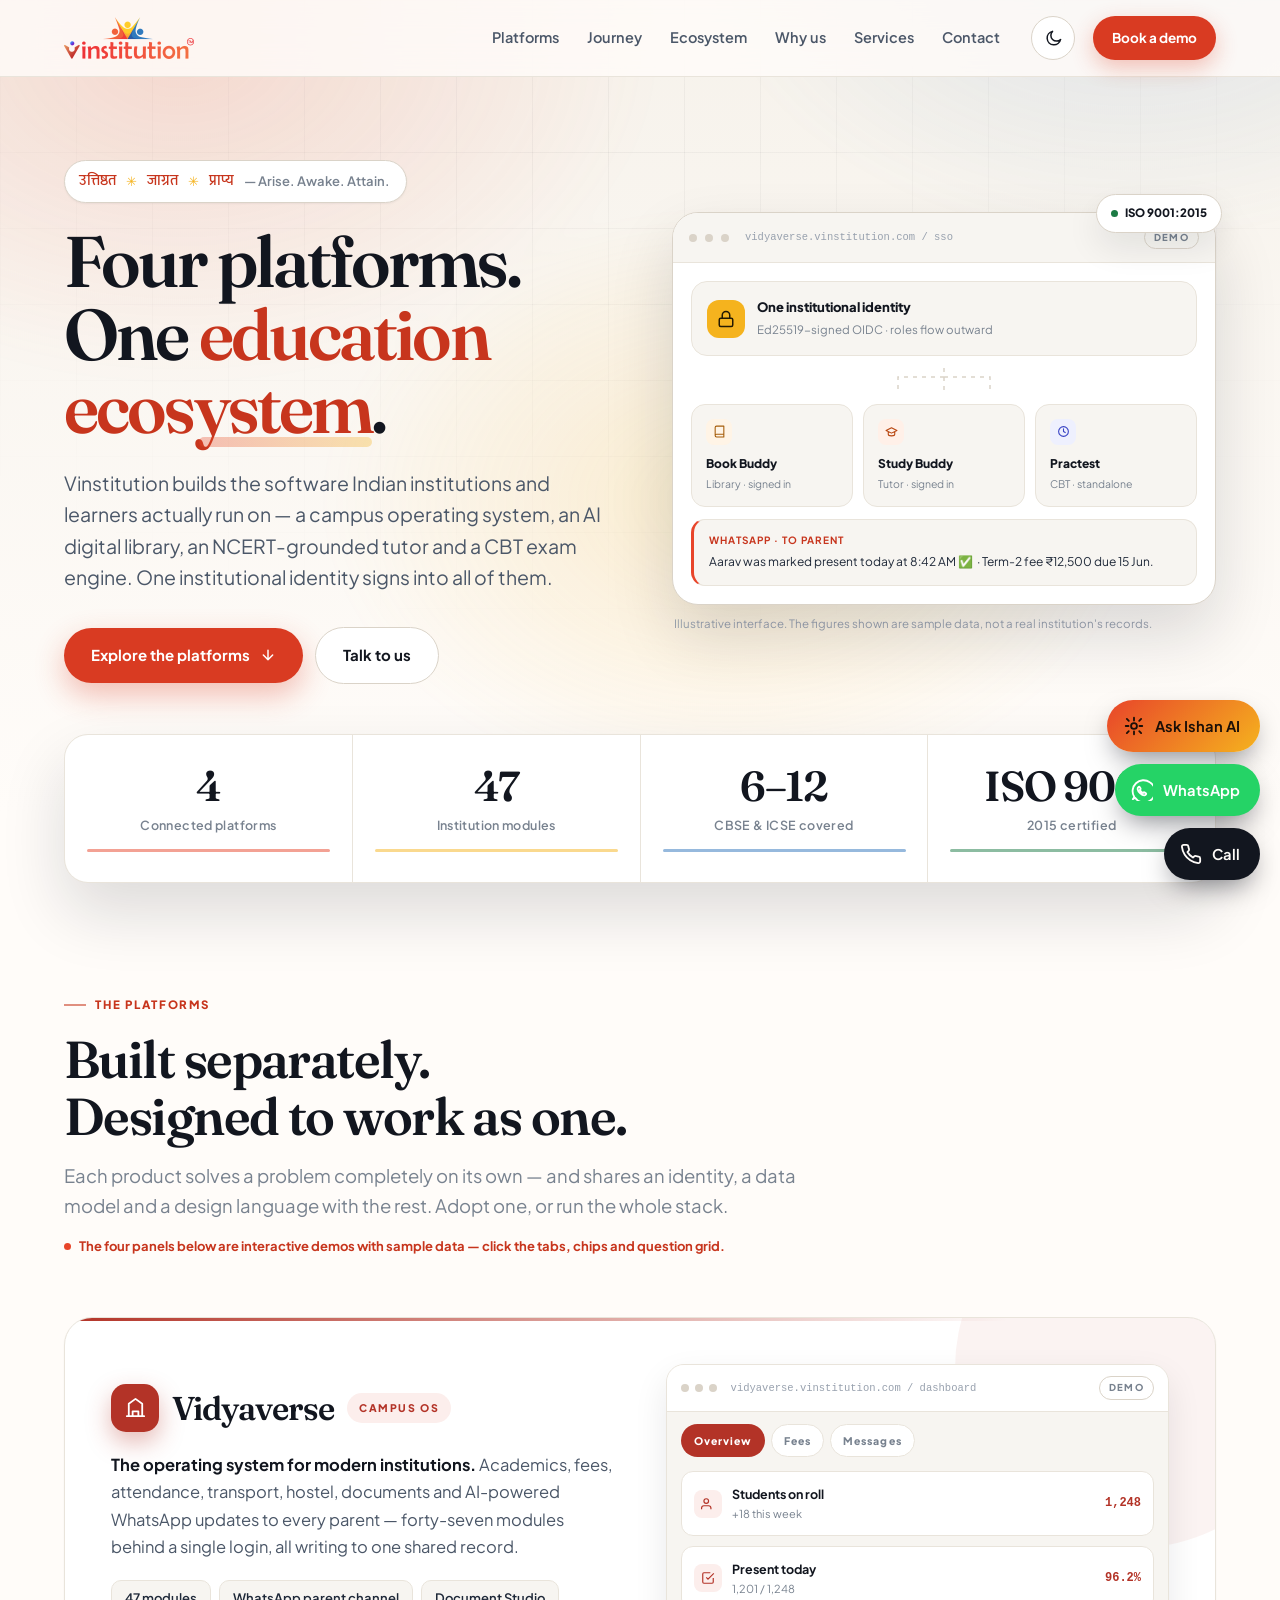
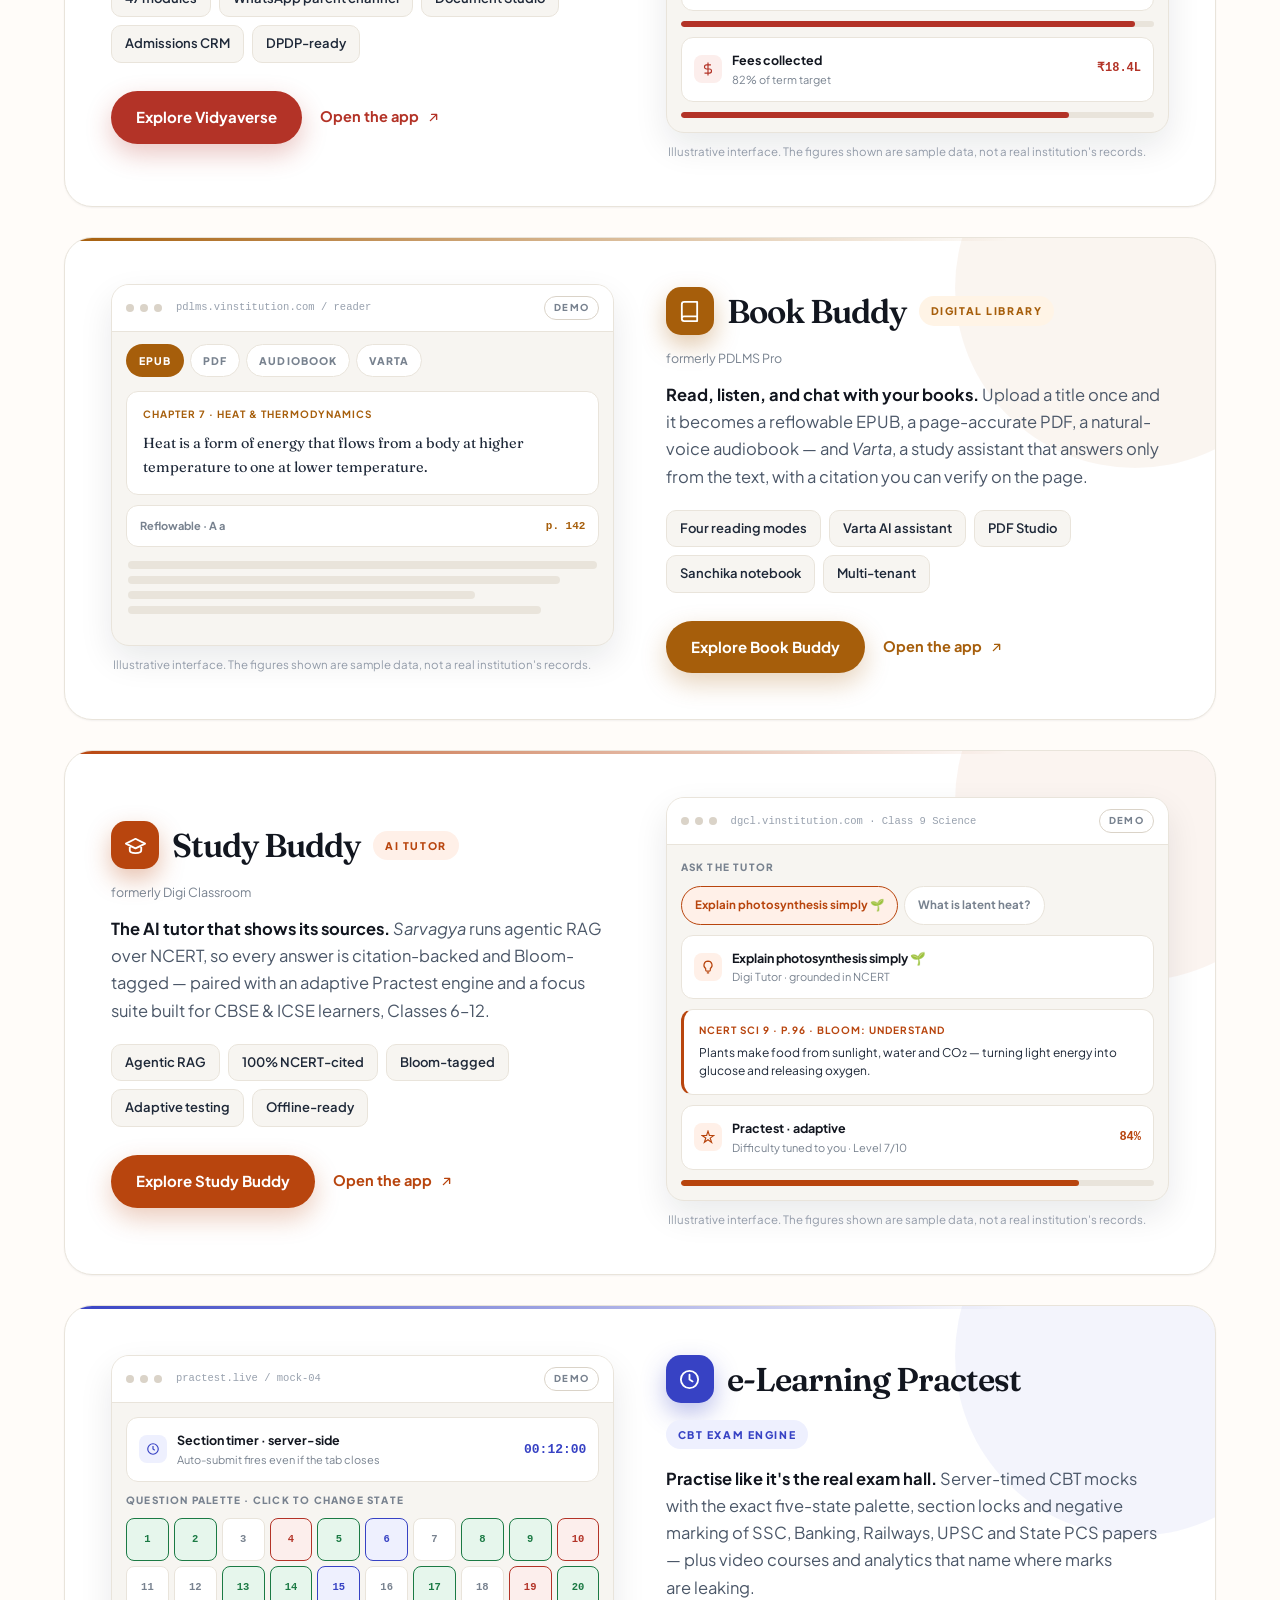
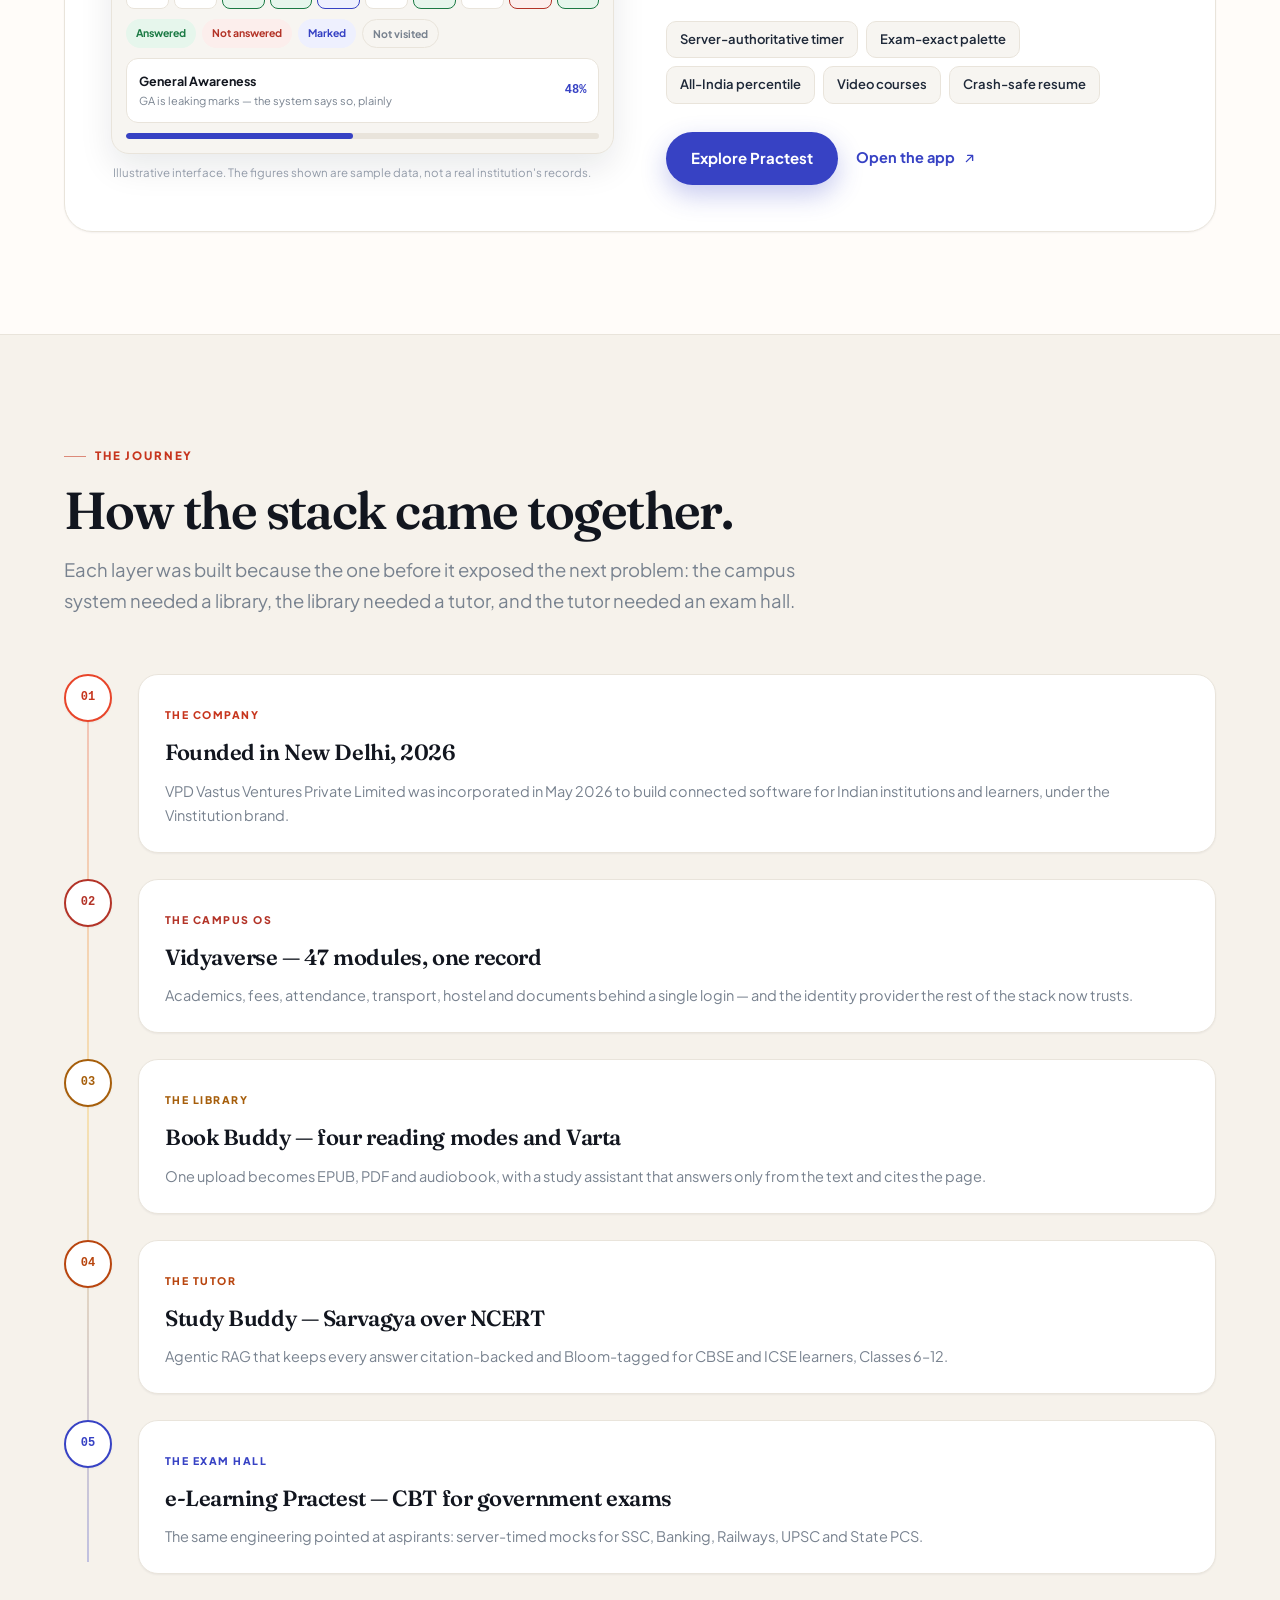
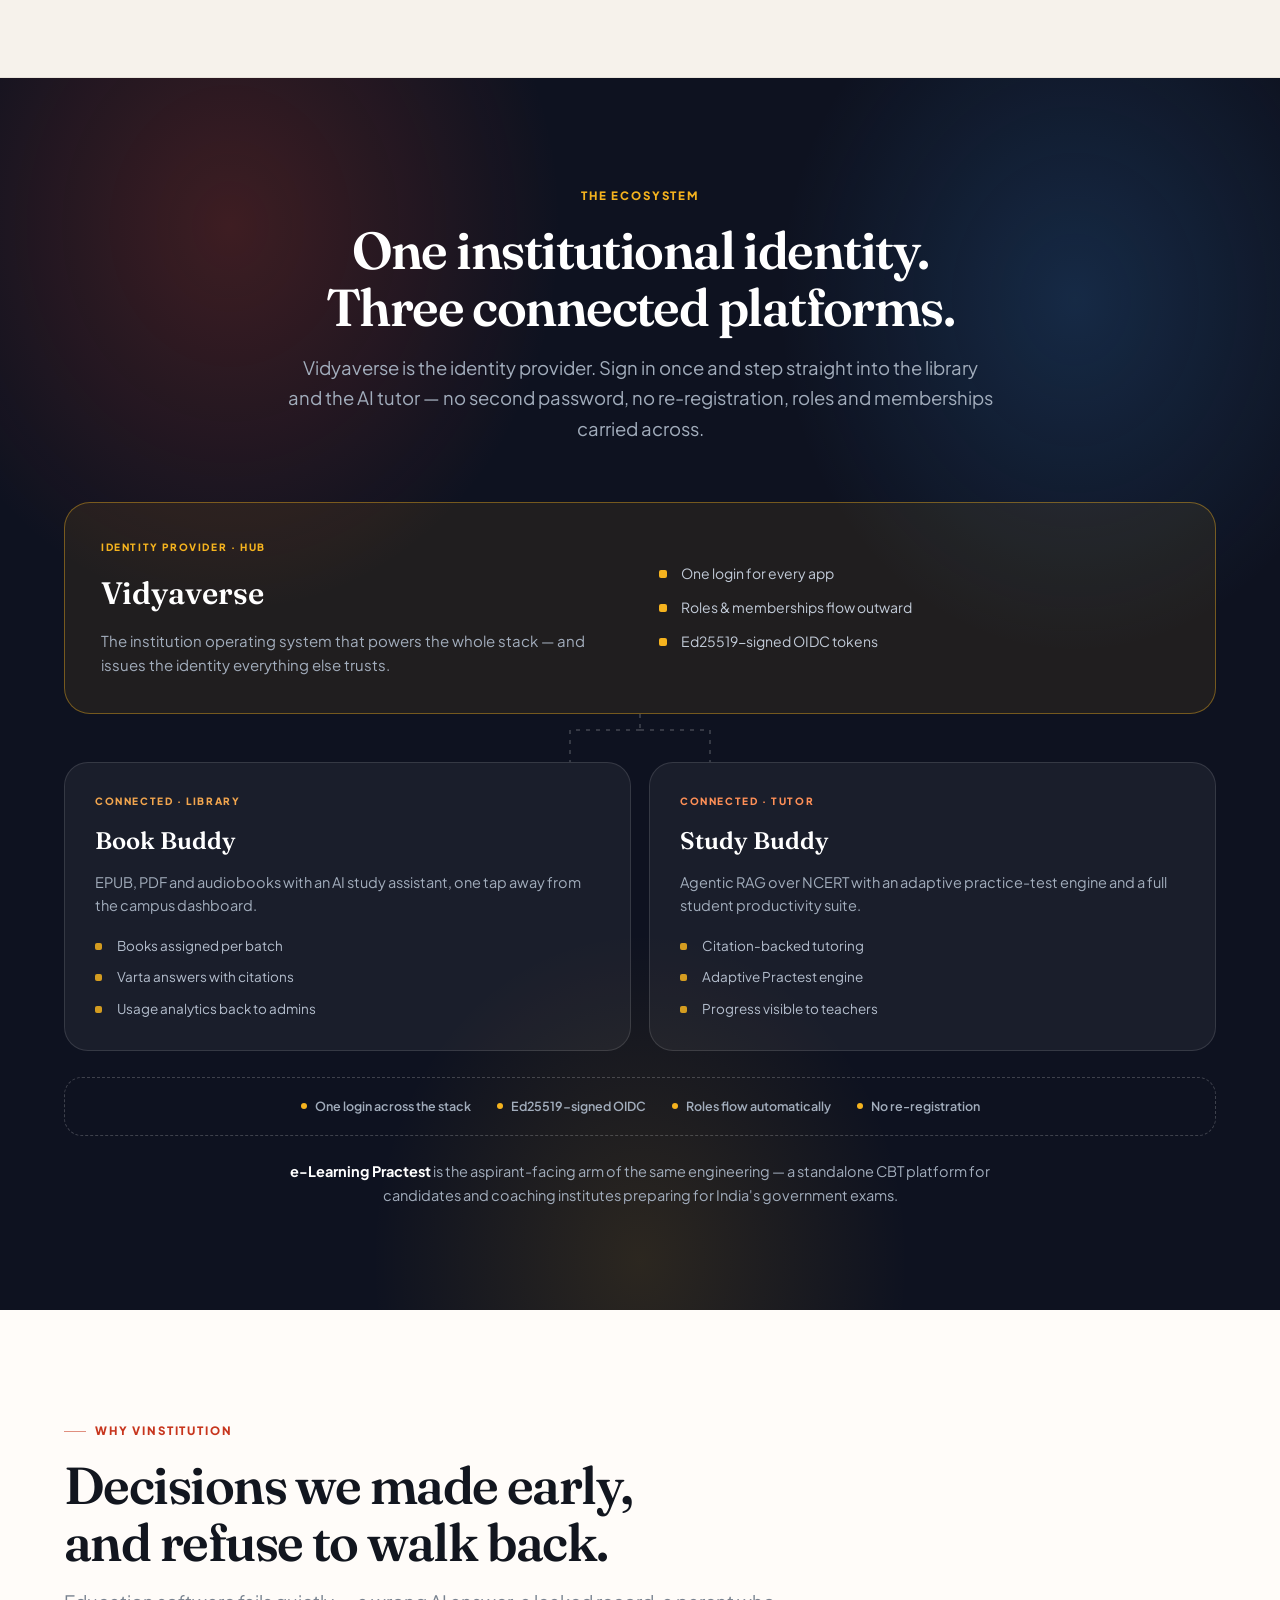
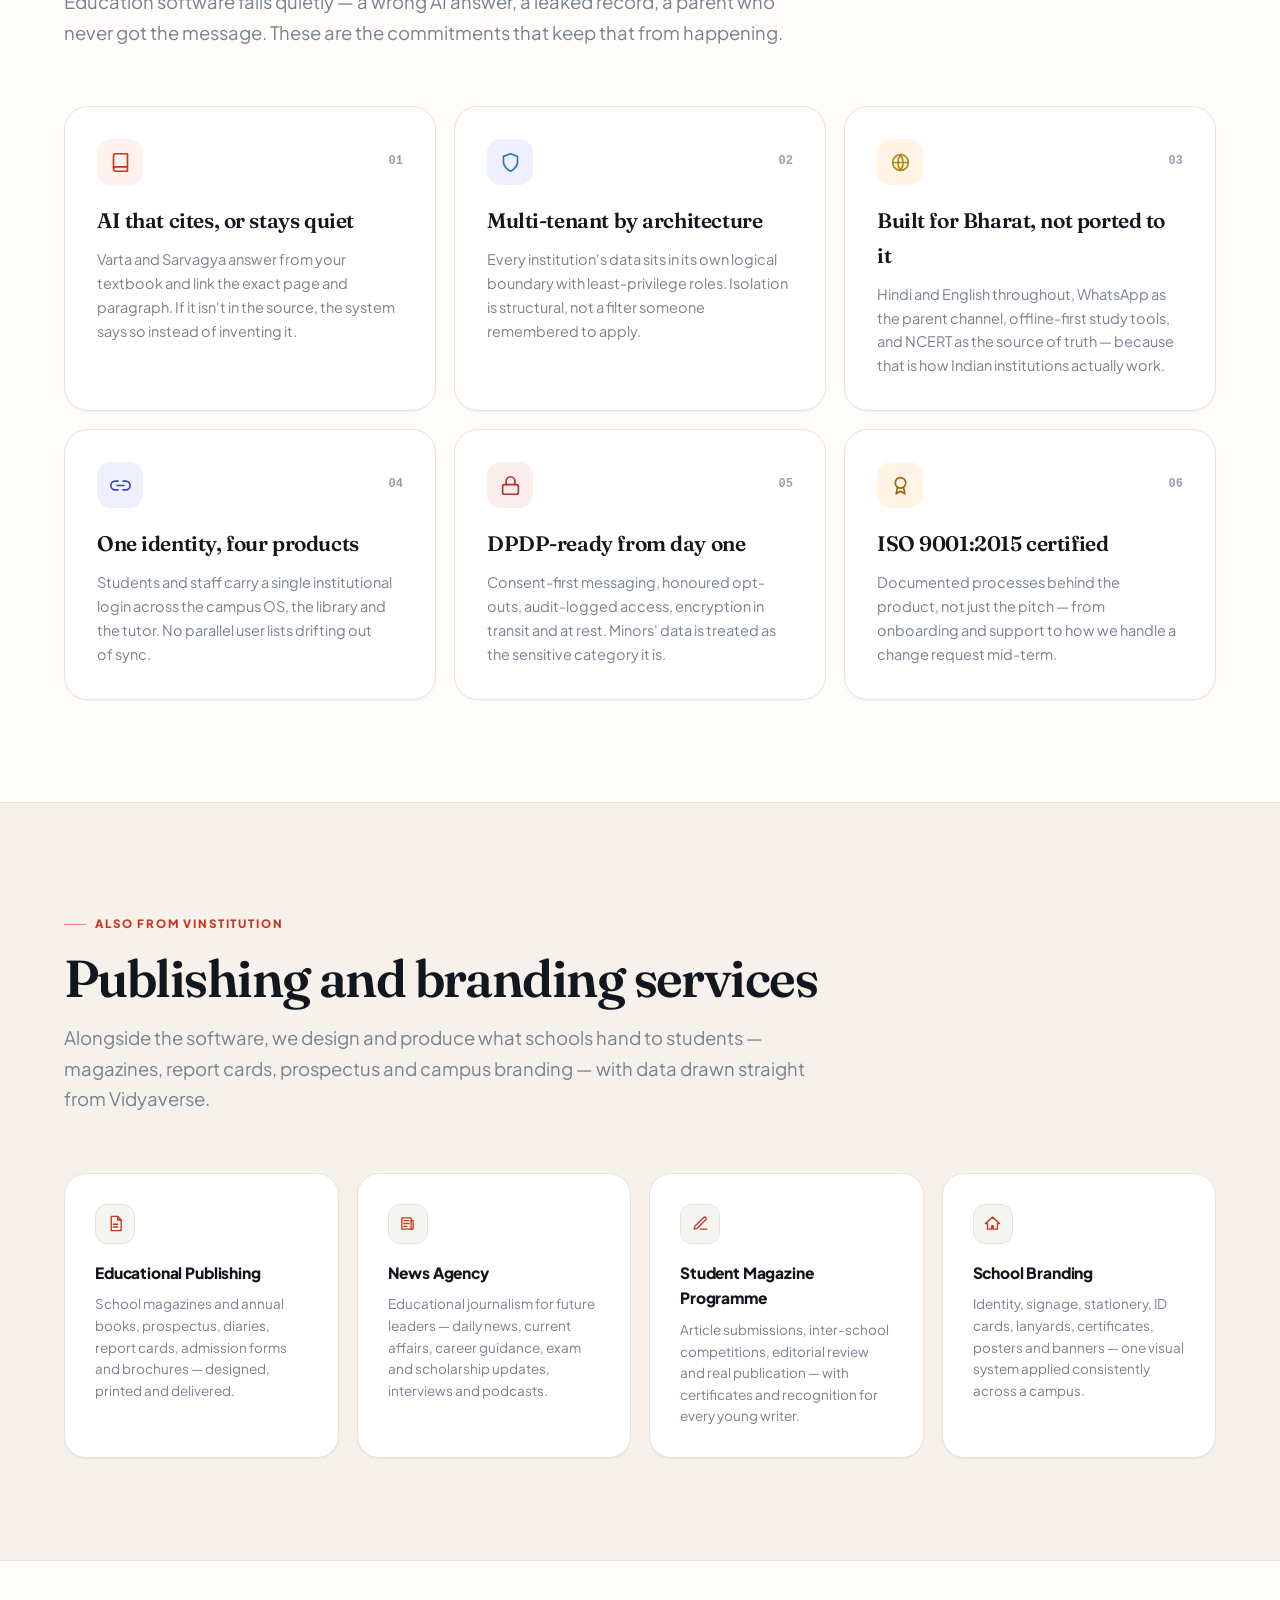
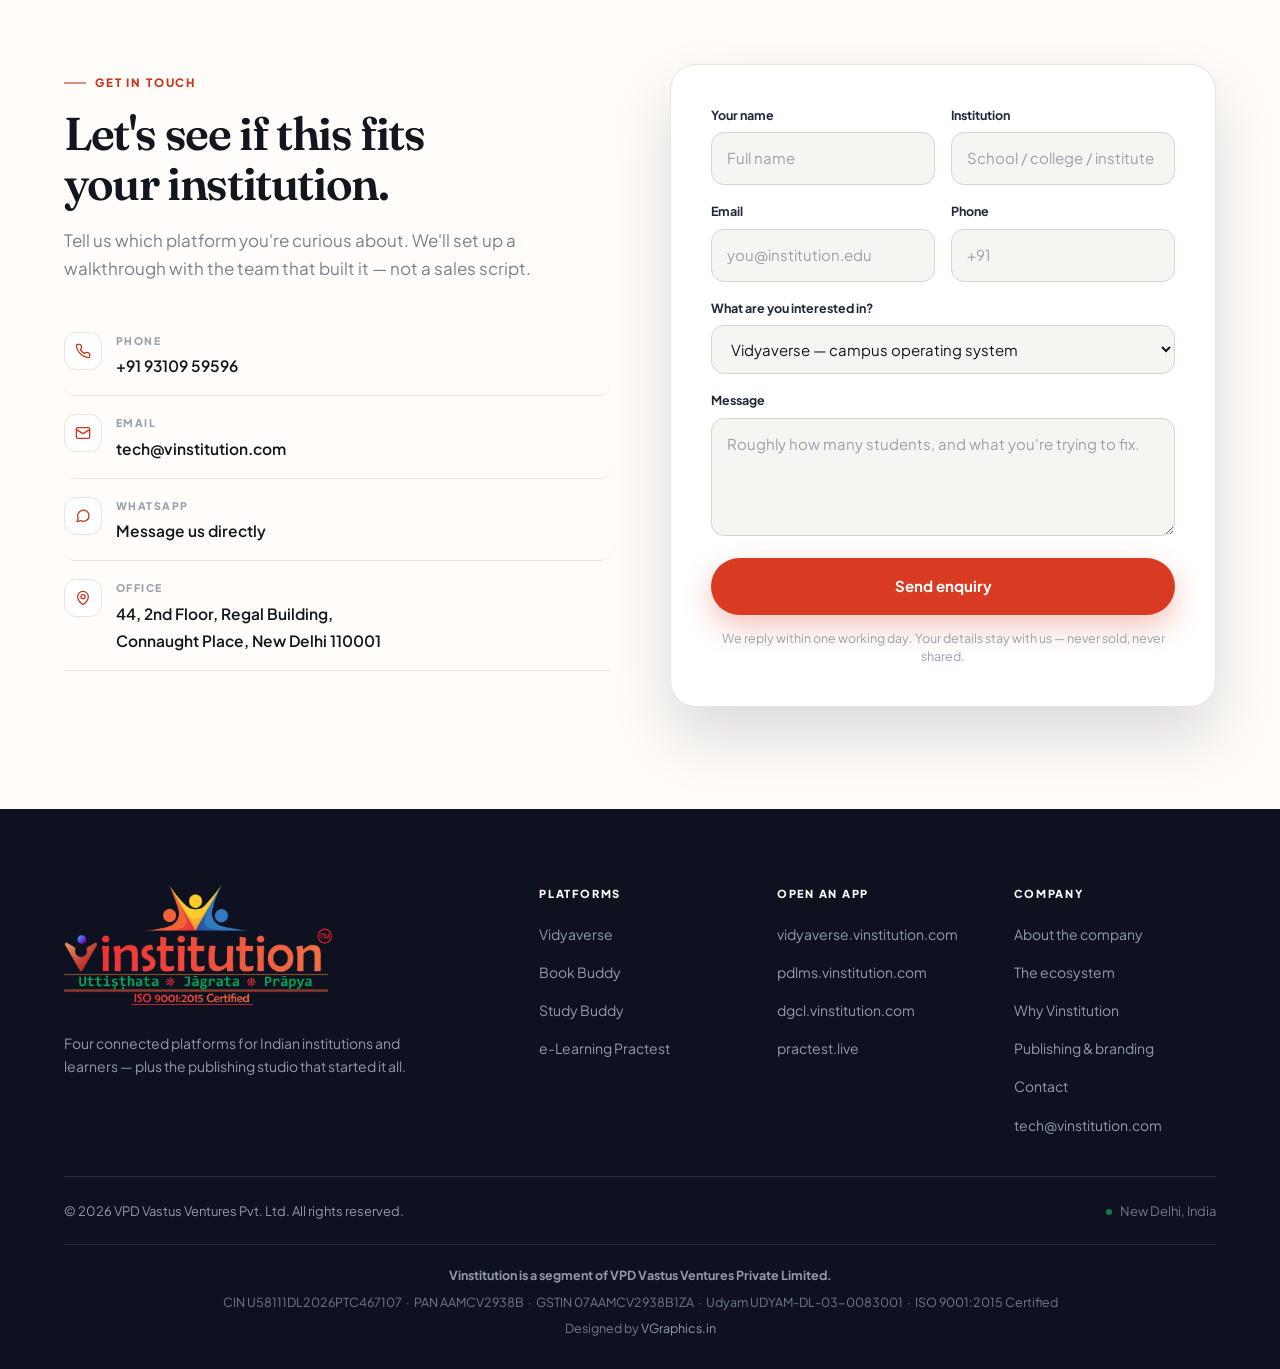
<file: index.html>
<!DOCTYPE html>
<html lang="en">
<head>
<meta charset="UTF-8">
<meta name="viewport" content="width=device-width, initial-scale=1">
<title>Vinstitution — Education Technology for Indian Institutions &amp; Learners</title>
<meta name="description" content="Vinstitution builds four connected education platforms: Vidyaverse campus OS, Book Buddy AI digital library, Study Buddy NCERT-grounded AI tutor, and e-Learning Practest CBT exam engine. One institutional identity across all of them.">
<meta name="robots" content="index, follow">
<link rel="canonical" href="https://vinstitution.com/">

<meta property="og:type" content="website">
<meta property="og:site_name" content="Vinstitution">
<meta property="og:title" content="Vinstitution — Four platforms. One education ecosystem.">
<meta property="og:description" content="A campus OS, an AI digital library, an NCERT-grounded tutor and a CBT exam engine — connected by one institutional login.">
<meta property="og:url" content="https://vinstitution.com/">
<meta property="og:image" content="https://vinstitution.com/assets/img/og-vinstitution.png">
<meta name="twitter:card" content="summary_large_image">
<meta name="twitter:title" content="Vinstitution — Four platforms. One education ecosystem.">
<meta name="twitter:description" content="A campus OS, an AI digital library, an NCERT-grounded tutor and a CBT exam engine — connected by one institutional login.">
<meta name="twitter:image" content="https://vinstitution.com/assets/img/og-vinstitution.png">
<meta name="theme-color" content="#FFFCF9" media="(prefers-color-scheme: light)">
<meta name="theme-color" content="#090D15" media="(prefers-color-scheme: dark)">

<link rel="icon" href="favicon-32.png" type="image/png" sizes="32x32">
<link rel="icon" href="assets/img/icon-192.png" type="image/png" sizes="192x192">
<link rel="apple-touch-icon" href="assets/img/apple-touch-icon.png">

<link rel="preconnect" href="https://fonts.googleapis.com">
<link rel="preconnect" href="https://fonts.gstatic.com" crossorigin>
<link href="https://fonts.googleapis.com/css2?family=Fraunces:opsz,wght@9..144,400;9..144,500;9..144,600;9..144,700&family=Plus+Jakarta+Sans:wght@400;500;600;700;800&family=Mukta:wght@400;500;600&display=swap" rel="stylesheet">

<script type="application/ld+json">
{
 "@context": "https://schema.org",
 "@type": "Organization",
 "@id": "https://vinstitution.com/#organization",
 "name": "Vinstitution",
 "legalName": "VPD Vastus Ventures Private Limited",
 "url": "https://vinstitution.com/",
 "logo": "https://vinstitution.com/assets/logos/vinstitution-full.png",
 "slogan": "Uttiṣṭhata · Jāgrata · Prāpya",
 "description": "Education technology company building connected platforms for Indian institutions and learners: Vidyaverse, Book Buddy, Study Buddy and e-Learning Practest.",
 "foundingDate": "2026-05-30",
 "foundingLocation": {
  "@type": "Place",
  "address": {
   "@type": "PostalAddress",
   "addressLocality": "New Delhi",
   "addressCountry": "IN"
  }
 },
 "address": {
  "@type": "PostalAddress",
  "streetAddress": "44, 2nd Floor, Regal Building, Connaught Place",
  "addressLocality": "New Delhi",
  "addressRegion": "Delhi",
  "postalCode": "110001",
  "addressCountry": "IN"
 },
 "contactPoint": {
  "@type": "ContactPoint",
  "telephone": "+91-9310959596",
  "contactType": "sales",
  "email": "tech@vinstitution.com",
  "availableLanguage": [
   "English",
   "Hindi"
  ]
 },
 "identifier": [
  {
   "@type": "PropertyValue",
   "name": "CIN",
   "value": "U58111DL2026PTC467107"
  },
  {
   "@type": "PropertyValue",
   "name": "PAN",
   "value": "AAMCV2938B"
  },
  {
   "@type": "PropertyValue",
   "name": "GSTIN",
   "value": "07AAMCV2938B1ZA"
  },
  {
   "@type": "PropertyValue",
   "name": "Udyam",
   "value": "UDYAM-DL-03-0083001"
  }
 ],
 "taxID": "07AAMCV2938B1ZA",
 "hasCredential": {
  "@type": "EducationalOccupationalCredential",
  "credentialCategory": "certification",
  "name": "ISO 9001:2015"
 }
}

</script>
<script type="application/ld+json">
{
  "@context":"https://schema.org",
  "@type":"ItemList",
  "name":"Vinstitution platforms",
  "itemListElement":[
    {"@type":"ListItem","position":1,"item":{"@type":"SoftwareApplication","name":"Vidyaverse","applicationCategory":"BusinessApplication","url":"https://vidyaverse.vinstitution.com","description":"Institution operating system with 47 integrated modules."}},
    {"@type":"ListItem","position":2,"item":{"@type":"SoftwareApplication","name":"Book Buddy","applicationCategory":"EducationalApplication","url":"https://pdlms.vinstitution.com","description":"Multi-tenant AI-powered digital library with the Varta study assistant."}},
    {"@type":"ListItem","position":3,"item":{"@type":"SoftwareApplication","name":"Study Buddy","applicationCategory":"EducationalApplication","url":"https://dgcl.vinstitution.com","description":"NCERT-grounded AI tutor powered by Sarvagya agentic RAG."}},
    {"@type":"ListItem","position":4,"item":{"@type":"SoftwareApplication","name":"e-Learning Practest","applicationCategory":"EducationalApplication","url":"https://practest.live","description":"Exam-pattern CBT mock test engine for SSC, Banking, Railways, UPSC and State PCS."}}
  ]
}
</script>


<script>
  (function(){
    try{
      var s = localStorage.getItem('vin-theme');
      var d = window.matchMedia('(prefers-color-scheme: dark)').matches;
      document.documentElement.setAttribute('data-theme', s || (d ? 'dark' : 'light'));
    }catch(e){ document.documentElement.setAttribute('data-theme','light'); }
  })();
</script>
<link rel="stylesheet" href="assets/css/style.css?v=5">
<link rel="stylesheet" href="ishan/ishan.css?v=5">
</head>
<body>
<div style="background:var(--paper)">

<div id="scroll-progress" aria-hidden="true" style="position:fixed;top:0;left:0;height:3px;width:0%;background:linear-gradient(90deg,var(--brand-hi),var(--gold-hi));z-index:99;transition:width .1s linear"></div>

<div style="position:relative;overflow:hidden;background:linear-gradient(180deg,var(--paper-2),var(--paper))">
  <div aria-hidden="true" style="position:absolute;inset:-24% -10% auto;height:min(940px,120vw);pointer-events:none;background:radial-gradient(46% 52% at 20% 26%,var(--glow-a),transparent 68%),radial-gradient(40% 46% at 82% 14%,var(--glow-b),transparent 70%),radial-gradient(38% 44% at 56% 74%,var(--glow-c),transparent 70%);filter:blur(12px);animation:drift 24s ease-in-out infinite"></div>
  <div aria-hidden="true" style="position:absolute;inset:0;pointer-events:none;background-image:linear-gradient(var(--grid-line) 1px,transparent 1px),linear-gradient(90deg,var(--grid-line) 1px,transparent 1px);background-size:76px 76px;mask-image:radial-gradient(72% 62% at 50% 18%,#000,transparent)"></div>

  <header style="position:sticky;top:0;z-index:80;background:var(--hdr);backdrop-filter:blur(18px);-webkit-backdrop-filter:blur(18px);border-bottom:1px solid var(--line)">
    <div style="width:100%;max-width:1240px;margin-inline:auto;padding-inline:clamp(16px,4vw,44px)">
      <div style="display:flex;align-items:center;gap:clamp(8px,1.6vw,18px);min-height:76px">
        <a href="#top" aria-label="Vinstitution — home" style="display:flex;align-items:center;margin-right:auto;flex:none;transition:transform .3s cubic-bezier(.2,.7,.3,1)" data-hv="1">
          <img src="assets/logos/vinstitution-lockup.png" alt="Vinstitution" width="520" height="168" fetchpriority="high" style="height:42px;width:auto">
        </a>


        <nav class="js-desktop" aria-label="Primary" style="display:flex;align-items:center;gap:2px">
          <a href="#platforms" style="position:relative;padding:9px 13px;border-radius:100px;font-size:14.5px;font-weight:600;color:var(--body);transition:color .22s,background .22s" data-hv="2">Platforms</a>
          <a href="#journey" style="position:relative;padding:9px 13px;border-radius:100px;font-size:14.5px;font-weight:600;color:var(--body);transition:color .22s,background .22s" data-hv="2">Journey</a>
          <a href="#ecosystem" style="position:relative;padding:9px 13px;border-radius:100px;font-size:14.5px;font-weight:600;color:var(--body);transition:color .22s,background .22s" data-hv="2">Ecosystem</a>
          <a href="#why" style="position:relative;padding:9px 13px;border-radius:100px;font-size:14.5px;font-weight:600;color:var(--body);transition:color .22s,background .22s" data-hv="2">Why us</a>
          <a href="#services" style="position:relative;padding:9px 13px;border-radius:100px;font-size:14.5px;font-weight:600;color:var(--body);transition:color .22s,background .22s" data-hv="2">Services</a>
          <a href="#contact" style="position:relative;padding:9px 13px;border-radius:100px;font-size:14.5px;font-weight:600;color:var(--body);transition:color .22s,background .22s" data-hv="2">Contact</a>
        </nav>


        <button type="button" id="theme-toggle" aria-label="Switch to night mode" title="Switch to night mode" style="width:44px;height:44px;flex:none;border-radius:100px;display:grid;place-items:center;color:var(--ink);border:1px solid var(--line-2);background:var(--surface);cursor:pointer;transition:transform .35s cubic-bezier(.2,.7,.3,1),box-shadow .3s,border-color .3s" data-hv="3">

            <svg class="ico-dark" viewBox="0 0 24 24" fill="none" stroke="currentColor" stroke-width="1.9" stroke-linecap="round" stroke-linejoin="round" style="width:19px;height:19px;animation:popIn .4s both"><circle cx="12" cy="12" r="4.2"></circle><path d="M12 2v2.4M12 19.6V22M2 12h2.4M19.6 12H22M4.9 4.9l1.7 1.7M17.4 17.4l1.7 1.7M19.1 4.9l-1.7 1.7M6.6 17.4l-1.7 1.7"></path></svg>


            <svg class="ico-light" viewBox="0 0 24 24" fill="none" stroke="currentColor" stroke-width="1.9" stroke-linecap="round" stroke-linejoin="round" style="width:19px;height:19px;animation:popIn .4s both"><path d="M21 13.2A8.6 8.6 0 1 1 10.8 3a6.8 6.8 0 0 0 10.2 10.2Z"></path></svg>

        </button>


        <a class="js-desktop" href="#contact" style="display:inline-flex;align-items:center;gap:8px;padding:11px 19px;border-radius:100px;background:var(--btn);color:#fff;font-size:13.5px;font-weight:700;box-shadow:0 8px 22px rgba(217,59,34,.3);transition:transform .24s cubic-bezier(.2,.7,.3,1),box-shadow .24s" data-hv="4">Book a demo</a>



          <button class="js-mobile" type="button" aria-label="Menu" aria-controls="mnav" aria-expanded="false" id="nav-toggle" style="width:44px;height:44px;flex:none;border-radius:12px;display:grid;place-items:center;color:var(--ink);border:1px solid var(--line-2);background:var(--surface);cursor:pointer">
            <svg viewBox="0 0 24 24" fill="none" stroke="currentColor" stroke-width="2" stroke-linecap="round" style="width:20px;height:20px"><path d="M4 7h16M4 12h16M4 17h16"></path></svg>
          </button>

      </div>
    </div>
  </header>


    <nav hidden class="js-mobile-nav" id="mnav" aria-label="Mobile" style="position:fixed;inset:76px 0 0;z-index:79;background:var(--paper);padding:24px clamp(16px,4vw,44px) 40px;display:flex;flex-direction:column;gap:2px;overflow-y:auto;animation:fadeIn .25s both">
      <a href="#platforms" style="padding:16px 4px;font-family:'Fraunces',Georgia,serif;font-size:21px;font-weight:600;color:var(--ink);border-bottom:1px solid var(--line);animation:inLeft .4s .02s both">Platforms</a>
      <a href="#journey" style="padding:16px 4px;font-family:'Fraunces',Georgia,serif;font-size:21px;font-weight:600;color:var(--ink);border-bottom:1px solid var(--line);animation:inLeft .4s .06s both">Journey</a>
      <a href="#ecosystem" style="padding:16px 4px;font-family:'Fraunces',Georgia,serif;font-size:21px;font-weight:600;color:var(--ink);border-bottom:1px solid var(--line);animation:inLeft .4s .1s both">Ecosystem</a>
      <a href="#why" style="padding:16px 4px;font-family:'Fraunces',Georgia,serif;font-size:21px;font-weight:600;color:var(--ink);border-bottom:1px solid var(--line);animation:inLeft .4s .14s both">Why us</a>
      <a href="#services" style="padding:16px 4px;font-family:'Fraunces',Georgia,serif;font-size:21px;font-weight:600;color:var(--ink);border-bottom:1px solid var(--line);animation:inLeft .4s .18s both">Services</a>
      <a href="#contact" style="padding:16px 4px;font-family:'Fraunces',Georgia,serif;font-size:21px;font-weight:600;color:var(--ink);border-bottom:1px solid var(--line);animation:inLeft .4s .22s both">Contact</a>
      <a href="#contact" style="align-self:flex-start;margin-top:24px;display:inline-flex;align-items:center;gap:10px;padding:14px 24px;border-radius:100px;background:var(--btn);color:#fff;font-size:15px;font-weight:700;animation:popIn .4s .26s both">Book a demo</a>
    </nav>


  <section id="top" style="position:relative;z-index:1;width:100%;max-width:1240px;margin-inline:auto;padding:clamp(46px,6.5vw,92px) clamp(16px,4vw,44px) clamp(92px,10vw,136px)">
    <div style="display:grid;grid-template-columns:repeat(auto-fit,minmax(min(340px,100%),1fr));gap:clamp(32px,5vw,64px);align-items:center">
      <div style="min-width:0">
        <p style="display:inline-flex;align-items:center;gap:10px;flex-wrap:wrap;padding:8px 16px 8px 14px;border-radius:100px;border:1px solid var(--line-2);background:var(--surface);box-shadow:var(--sh1);font-size:13px;font-weight:600;color:var(--ink-2);animation:rise .7s .05s both">
          <span style="font-family:'Mukta',sans-serif;font-weight:500;font-size:15px;color:var(--brand)">उत्तिष्ठत</span>
          <i style="font-style:normal;color:var(--gold-hi)">✳</i>
          <span style="font-family:'Mukta',sans-serif;font-weight:500;font-size:15px;color:var(--brand)">जाग्रत</span>
          <i style="font-style:normal;color:var(--gold-hi)">✳</i>
          <span style="font-family:'Mukta',sans-serif;font-weight:500;font-size:15px;color:var(--brand)">प्राप्य</span>
          <span style="color:var(--muted)">— Arise. Awake. Attain.</span>
        </p>
        <h1 style="margin-top:22px;font-family:'Fraunces',Georgia,serif;font-weight:600;font-size:clamp(38px,5.6vw,76px);line-height:1.02;letter-spacing:-.04em;color:var(--ink);text-wrap:balance;animation:rise .85s .12s both">Four platforms.<br>One <em style="font-style:normal;position:relative;color:var(--brand)">education ecosystem<span aria-hidden="true" style="position:absolute;left:0;right:0;bottom:.06em;height:.14em;border-radius:100px;background:linear-gradient(90deg,var(--brand-hi),var(--gold-hi));opacity:.32;transform-origin:left;animation:growX 1s .7s both cubic-bezier(.2,.7,.3,1)"></span></em>.</h1>
        <p style="margin-top:24px;font-size:clamp(16.5px,1.7vw,19.5px);line-height:1.6;color:var(--body);max-width:58ch;text-wrap:pretty;animation:rise .85s .2s both">Vinstitution builds the software Indian institutions and learners actually run on — a campus operating system, an AI digital library, an NCERT-grounded tutor and a CBT exam engine. One institutional identity signs into all of them.</p>
        <div style="display:flex;flex-wrap:wrap;gap:12px;align-items:center;margin-top:34px;animation:rise .85s .28s both">
          <a href="#platforms" style="display:inline-flex;align-items:center;gap:10px;padding:15px 27px;border-radius:100px;background:var(--btn);color:#fff;font-size:15px;font-weight:700;box-shadow:0 12px 30px rgba(217,59,34,.32);transition:transform .26s cubic-bezier(.2,.7,.3,1),box-shadow .26s" data-hv="5">Explore the platforms
            <svg viewBox="0 0 24 24" fill="none" stroke="currentColor" stroke-width="2.2" stroke-linecap="round" stroke-linejoin="round" style="width:16px;height:16px;flex:none"><path d="M12 5v14M19 12l-7 7-7-7"></path></svg>
          </a>
          <a href="#contact" style="display:inline-flex;align-items:center;gap:10px;padding:15px 27px;border-radius:100px;border:1.5px solid var(--line-2);color:var(--ink);font-size:15px;font-weight:700;background:var(--surface);transition:transform .26s,border-color .26s,box-shadow .26s" data-hv="6">Talk to us</a>
        </div>
      </div>


      <div style="min-width:0"><div aria-hidden="true" style="min-width:0;position:relative;animation:rise .95s .34s both">
        <div style="position:relative;border-radius:26px;border:1px solid var(--line-2);background:var(--surface);box-shadow:var(--sh3);overflow:hidden;animation:sway 12s ease-in-out infinite">
          <div style="display:flex;align-items:center;gap:8px;padding:13px 16px;border-bottom:1px solid var(--line);background:var(--surface-2)">
            <span style="width:8px;height:8px;border-radius:50%;background:var(--line-2);display:block"></span>
            <span style="width:8px;height:8px;border-radius:50%;background:var(--line-2);display:block"></span>
            <span style="width:8px;height:8px;border-radius:50%;background:var(--line-2);display:block"></span>
            <span style="margin-left:8px;font-family:ui-monospace,SFMono-Regular,Menlo,monospace;font-size:10.5px;color:var(--faint);overflow:hidden;text-overflow:ellipsis;white-space:nowrap">vidyaverse.vinstitution.com / sso</span><span style="margin-left:auto;display:inline-flex;align-items:center;gap:6px;font-size:9.5px;font-weight:800;letter-spacing:.14em;color:var(--muted);border:1px solid var(--line-2);border-radius:100px;padding:3px 9px;flex:none">DEMO</span>

          </div>
          <div style="padding:18px;display:flex;flex-direction:column;gap:12px">
            <div style="display:flex;align-items:center;gap:12px;padding:15px;border-radius:16px;border:1px solid var(--line);background:var(--surface-2);animation:ring 3.4s ease-out infinite">
              <span style="width:38px;height:38px;border-radius:12px;flex:none;display:grid;place-items:center;background:var(--gold-hi);color:#241A02">
                <svg viewBox="0 0 24 24" fill="none" stroke="currentColor" stroke-width="2" stroke-linecap="round" stroke-linejoin="round" style="width:18px;height:18px"><rect x="3" y="11" width="18" height="11" rx="2"></rect><path d="M7 11V7a5 5 0 0 1 10 0v4"></path></svg>
              </span>
              <span style="display:block;flex:1;min-width:0">
                <span style="display:block;font-size:13px;font-weight:800;color:var(--ink)">One institutional identity</span>
                <span style="display:block;font-size:11.5px;color:var(--muted);margin-top:2px">Ed25519-signed OIDC · roles flow outward</span>
              </span>
            </div>
            <div style="display:grid;place-items:center;height:24px">
              <svg viewBox="0 0 120 24" style="width:130px;height:24px;overflow:visible"><path d="M60 0v9M60 9H14v14M60 9h46v14M60 9v14" stroke="var(--line-2)" stroke-width="1.5" fill="none" stroke-dasharray="4 5" style="animation:dash 2s linear infinite"></path></svg>
            </div>
            <div style="display:grid;grid-template-columns:repeat(auto-fit,minmax(min(112px,100%),1fr));gap:10px">
              <div style="padding:14px;border-radius:14px;border:1px solid var(--line);background:var(--surface-2);animation:bob 6s ease-in-out infinite">
                <span style="width:26px;height:26px;border-radius:8px;background:var(--pd-t);color:var(--pd);display:grid;place-items:center;margin-bottom:9px">
                  <svg viewBox="0 0 24 24" fill="none" stroke="currentColor" stroke-width="2" stroke-linecap="round" stroke-linejoin="round" style="width:13px;height:13px"><path d="M4 19.5A2.5 2.5 0 0 1 6.5 17H20M6.5 2H20v20H6.5A2.5 2.5 0 0 1 4 19.5v-15A2.5 2.5 0 0 1 6.5 2Z"></path></svg>
                </span>
                <span style="display:block;font-size:12px;font-weight:800;color:var(--ink)">Book Buddy</span>
                <span style="display:block;font-size:10.5px;color:var(--muted);margin-top:1px">Library · signed in</span>
              </div>
              <div style="padding:14px;border-radius:14px;border:1px solid var(--line);background:var(--surface-2);animation:bob 6s ease-in-out .8s infinite">
                <span style="width:26px;height:26px;border-radius:8px;background:var(--dg-t);color:var(--dg);display:grid;place-items:center;margin-bottom:9px">
                  <svg viewBox="0 0 24 24" fill="none" stroke="currentColor" stroke-width="2" stroke-linecap="round" stroke-linejoin="round" style="width:13px;height:13px"><path d="M22 10 12 5 2 10l10 5 10-5ZM6 12v5c0 1.7 2.7 3 6 3s6-1.3 6-3v-5"></path></svg>
                </span>
                <span style="display:block;font-size:12px;font-weight:800;color:var(--ink)">Study Buddy</span>
                <span style="display:block;font-size:10.5px;color:var(--muted);margin-top:1px">Tutor · signed in</span>
              </div>
              <div style="padding:14px;border-radius:14px;border:1px solid var(--line);background:var(--surface-2);animation:bob 6s ease-in-out 1.6s infinite">
                <span style="width:26px;height:26px;border-radius:8px;background:var(--pt-t);color:var(--pt);display:grid;place-items:center;margin-bottom:9px">
                  <svg viewBox="0 0 24 24" fill="none" stroke="currentColor" stroke-width="2" stroke-linecap="round" stroke-linejoin="round" style="width:13px;height:13px"><circle cx="12" cy="12" r="9"></circle><path d="M12 7v5l3.2 2"></path></svg>
                </span>
                <span style="display:block;font-size:12px;font-weight:800;color:var(--ink)">Practest</span>
                <span style="display:block;font-size:10.5px;color:var(--muted);margin-top:1px">CBT · standalone</span>
              </div>
            </div>
            <div style="padding:13px 15px;border-radius:14px;border:1px solid var(--line);border-left:3px solid var(--brand-hi);background:var(--surface-2);font-size:12px;line-height:1.55;color:var(--ink-2)">
              <b style="display:block;font-size:10px;letter-spacing:.1em;text-transform:uppercase;color:var(--brand);margin-bottom:5px">WhatsApp · to parent</b>
              Aarav was marked present today at 8:42&nbsp;AM ✅ &nbsp;· Term-2 fee ₹12,500 due 15 Jun.
            </div>
          </div>
        </div>
        <span style="position:absolute;top:-18px;right:-6px;display:inline-flex;align-items:center;gap:7px;padding:9px 14px;border-radius:100px;background:var(--surface);border:1px solid var(--line-2);box-shadow:var(--sh2);font-size:11.5px;font-weight:800;color:var(--ink);animation:bob 5s ease-in-out infinite"><span style="width:7px;height:7px;border-radius:50%;background:var(--ok);display:block"></span>ISO 9001:2015</span>
      </div><p style="margin:10px 2px 0;font-size:11.5px;line-height:1.5;color:var(--faint);text-wrap:pretty">Illustrative interface. The figures shown are sample data, not a real institution's records.</p></div>

    </div>
  </section>
</div>


<div style="width:100%;max-width:1240px;margin-inline:auto;padding-inline:clamp(16px,4vw,44px)">
  <div style="position:relative;z-index:2;margin-top:clamp(-78px,-7vw,-50px);display:grid;grid-template-columns:repeat(auto-fit,minmax(min(158px,100%),1fr));gap:1px;background:var(--line);border:1px solid var(--line);border-radius:24px;overflow:hidden;box-shadow:var(--sh3)">
    <div data-rv style="background:var(--surface);padding:30px 22px;text-align:center;transition:background .3s" data-hv="7">
      <b style="display:block;font-family:'Fraunces',Georgia,serif;font-size:clamp(30px,3.6vw,42px);font-weight:600;color:var(--ink);letter-spacing:-.03em;line-height:1"><span data-count="4">4</span></b>
      <span style="display:block;margin-top:8px;font-size:12.5px;font-weight:600;letter-spacing:.03em;color:var(--muted)">Connected platforms</span>
      <span aria-hidden="true" style="display:block;height:3px;margin-top:14px;border-radius:100px;background:var(--brand-hi);opacity:.5;transform-origin:left;animation:growX 1.1s .2s both cubic-bezier(.2,.7,.3,1)"></span>
    </div>
    <div style="background:var(--surface);padding:30px 22px;text-align:center;transition:background .3s" data-hv="7">
      <b style="display:block;font-family:'Fraunces',Georgia,serif;font-size:clamp(30px,3.6vw,42px);font-weight:600;color:var(--ink);letter-spacing:-.03em;line-height:1"><span data-count="47">47</span></b>
      <span style="display:block;margin-top:8px;font-size:12.5px;font-weight:600;letter-spacing:.03em;color:var(--muted)">Institution modules</span>
      <span aria-hidden="true" style="display:block;height:3px;margin-top:14px;border-radius:100px;background:var(--gold-hi);opacity:.5;transform-origin:left;animation:growX 1.1s .3s both cubic-bezier(.2,.7,.3,1)"></span>
    </div>
    <div style="background:var(--surface);padding:30px 22px;text-align:center;transition:background .3s" data-hv="7">
      <b style="display:block;font-family:'Fraunces',Georgia,serif;font-size:clamp(30px,3.6vw,42px);font-weight:600;color:var(--ink);letter-spacing:-.03em;line-height:1">6–12</b>
      <span style="display:block;margin-top:8px;font-size:12.5px;font-weight:600;letter-spacing:.03em;color:var(--muted)">CBSE &amp; ICSE covered</span>
      <span aria-hidden="true" style="display:block;height:3px;margin-top:14px;border-radius:100px;background:var(--blue);opacity:.5;transform-origin:left;animation:growX 1.1s .4s both cubic-bezier(.2,.7,.3,1)"></span>
    </div>
    <div style="background:var(--surface);padding:30px 22px;text-align:center;transition:background .3s" data-hv="7">
      <b style="display:block;font-family:'Fraunces',Georgia,serif;font-size:clamp(30px,3.6vw,42px);font-weight:600;color:var(--ink);letter-spacing:-.03em;line-height:1">ISO 9001</b>
      <span style="display:block;margin-top:8px;font-size:12.5px;font-weight:600;letter-spacing:.03em;color:var(--muted)">2015 certified</span>
      <span aria-hidden="true" style="display:block;height:3px;margin-top:14px;border-radius:100px;background:var(--ok);opacity:.5;transform-origin:left;animation:growX 1.1s .5s both cubic-bezier(.2,.7,.3,1)"></span>
    </div>
  </div>
</div>


<section id="platforms" style="padding-block:clamp(64px,8vw,116px)">
  <div style="width:100%;max-width:1240px;margin-inline:auto;padding-inline:clamp(16px,4vw,44px)">
    <div data-rv style="max-width:760px;margin-bottom:clamp(38px,5vw,60px)">
      <span style="display:inline-flex;align-items:center;gap:9px;font-size:11.5px;font-weight:800;letter-spacing:.16em;text-transform:uppercase;color:var(--brand);margin-bottom:16px"><span style="width:22px;height:1.5px;background:currentColor;opacity:.55;display:block;transform-origin:left;animation:growX .8s both"></span>The platforms</span>
      <h2 style="font-family:'Fraunces',Georgia,serif;font-weight:600;font-size:clamp(30px,4.4vw,52px);line-height:1.1;letter-spacing:-.03em;color:var(--ink);text-wrap:balance">Built separately. Designed to work as one.</h2>
      <p style="margin-top:16px;font-size:clamp(16px,1.6vw,18.5px);color:var(--muted);max-width:62ch;text-wrap:pretty">Each product solves a problem completely on its own — and shares an identity, a data model and a design language with the rest. Adopt one, or run the whole stack.</p>
      <p style="margin-top:14px;font-size:13px;font-weight:700;color:var(--brand);display:inline-flex;align-items:center;gap:8px"><span style="width:7px;height:7px;border-radius:50%;background:var(--brand-hi);display:block;animation:blip 2s ease-in-out infinite"></span>The four panels below are interactive demos with sample data — click the tabs, chips and question grid.</p>
    </div>

    <div style="display:flex;flex-direction:column;gap:clamp(20px,2.6vw,30px)">

      <article data-acc="vv" data-rv style="position:relative;display:grid;grid-template-columns:repeat(auto-fit,minmax(min(320px,100%),1fr));gap:clamp(24px,4vw,52px);align-items:center;padding:clamp(26px,3.6vw,46px);border:1px solid var(--line);border-radius:28px;background:var(--surface);box-shadow:var(--sh1);overflow:hidden;transition:box-shadow .4s,transform .4s,border-color .4s" data-hv="8">
        <div aria-hidden="true" style="position:absolute;inset:0 0 auto;height:3px;background:linear-gradient(90deg,var(--vv),transparent 82%)"></div>
        <div aria-hidden="true" style="position:absolute;width:360px;height:360px;right:-100px;top:-130px;border-radius:50%;background:var(--vv);opacity:.06;pointer-events:none;animation:drift 18s ease-in-out infinite"></div>
        <div style="position:relative;z-index:1;min-width:0">
          <div style="display:flex;align-items:center;gap:13px;margin-bottom:16px;flex-wrap:wrap">
            <span aria-hidden="true" style="width:48px;height:48px;border-radius:15px;flex:none;display:grid;place-items:center;color:#fff;background:var(--vv-btn);box-shadow:0 10px 24px rgba(179,51,39,.34);transition:transform .35s cubic-bezier(.2,.7,.3,1)" data-hv="9">
              <svg viewBox="0 0 24 24" fill="none" stroke="currentColor" stroke-width="1.9" stroke-linecap="round" stroke-linejoin="round" style="width:23px;height:23px"><path d="M3 21h18M5 21V8l7-5 7 5v13M9 21v-5h6v5"></path></svg>
            </span>
            <h3 style="font-family:'Fraunces',Georgia,serif;font-weight:600;font-size:clamp(24px,2.7vw,33px);letter-spacing:-.03em;color:var(--ink)">Vidyaverse</h3>
            <span style="font-size:10.5px;font-weight:800;letter-spacing:.15em;text-transform:uppercase;color:var(--vv);background:var(--vv-t);padding:6px 12px;border-radius:100px">Campus OS</span>
          </div>
          <p style="font-size:16.5px;color:var(--body);max-width:52ch;text-wrap:pretty"><strong style="color:var(--ink);font-weight:700">The operating system for modern institutions.</strong> Academics, fees, attendance, transport, hostel, documents and AI-powered WhatsApp updates to every parent — forty-seven modules behind a single login, all writing to one shared record.</p>
          <ul style="display:flex;flex-wrap:wrap;gap:8px;margin-top:20px">
            <li style="font-size:13px;font-weight:600;color:var(--ink-2);padding:7px 13px;border-radius:10px;background:var(--surface-2);border:1px solid var(--line);transition:transform .25s,border-color .25s" data-hv="10">47 modules</li>
            <li style="font-size:13px;font-weight:600;color:var(--ink-2);padding:7px 13px;border-radius:10px;background:var(--surface-2);border:1px solid var(--line);transition:transform .25s,border-color .25s" data-hv="10">WhatsApp parent channel</li>
            <li style="font-size:13px;font-weight:600;color:var(--ink-2);padding:7px 13px;border-radius:10px;background:var(--surface-2);border:1px solid var(--line);transition:transform .25s,border-color .25s" data-hv="10">Document Studio</li>
            <li style="font-size:13px;font-weight:600;color:var(--ink-2);padding:7px 13px;border-radius:10px;background:var(--surface-2);border:1px solid var(--line);transition:transform .25s,border-color .25s" data-hv="10">Admissions CRM</li>
            <li style="font-size:13px;font-weight:600;color:var(--ink-2);padding:7px 13px;border-radius:10px;background:var(--surface-2);border:1px solid var(--line);transition:transform .25s,border-color .25s" data-hv="10">DPDP-ready</li>
          </ul>
          <div style="display:flex;flex-wrap:wrap;gap:18px;align-items:center;margin-top:28px">
            <a href="products/vidyaverse.html" style="display:inline-flex;align-items:center;gap:10px;padding:14px 25px;border-radius:100px;background:var(--vv-btn);color:#fff;font-size:15px;font-weight:700;box-shadow:0 10px 26px rgba(179,51,39,.28);transition:transform .26s,box-shadow .26s" data-hv="11">Explore Vidyaverse</a>
            <a href="https://vidyaverse.vinstitution.com" target="_blank" rel="noopener" style="display:inline-flex;align-items:center;gap:7px;font-size:14.5px;font-weight:700;color:var(--vv)">Open the app
              <svg viewBox="0 0 24 24" fill="none" stroke="currentColor" stroke-width="2.2" stroke-linecap="round" stroke-linejoin="round" style="width:15px;height:15px"><path d="M7 17 17 7M9 7h8v8"></path></svg>
            </a>
          </div>
        </div>

        <div style="min-width:0"><div style="position:relative;z-index:1;min-width:0;border-radius:18px;overflow:hidden;border:1px solid var(--line);background:var(--surface-2);box-shadow:var(--sh2)">
          <div style="display:flex;align-items:center;gap:6px;padding:11px 14px;background:var(--surface);border-bottom:1px solid var(--line)">
            <i style="width:8px;height:8px;border-radius:50%;background:var(--line-2);display:block"></i><i style="width:8px;height:8px;border-radius:50%;background:var(--line-2);display:block"></i><i style="width:8px;height:8px;border-radius:50%;background:var(--line-2);display:block"></i>
            <span style="margin-left:8px;font-family:ui-monospace,SFMono-Regular,Menlo,monospace;font-size:10.5px;color:var(--faint);white-space:nowrap;overflow:hidden;text-overflow:ellipsis">vidyaverse.vinstitution.com / dashboard</span><span style="margin-left:auto;display:inline-flex;align-items:center;gap:6px;font-size:9.5px;font-weight:800;letter-spacing:.14em;color:var(--muted);border:1px solid var(--line-2);border-radius:100px;padding:3px 9px;flex:none">DEMO</span>
          </div>
          <div style="display:flex;gap:6px;padding:12px 14px 0;flex-wrap:wrap">
            <button type="button" class="mock-tab is-active" data-tabset="vv" data-tab="0">Overview</button>
            <button type="button" class="mock-tab" data-tabset="vv" data-tab="1">Fees</button>
            <button type="button" class="mock-tab" data-tabset="vv" data-tab="2">Messages</button>
          </div>
          <div style="padding:14px;display:flex;flex-direction:column;gap:10px;min-height:268px">
            <div class="mock-panel" data-panel="vv-0">
              <div style="display:flex;align-items:center;gap:10px;padding:12px;background:var(--surface);border:1px solid var(--line);border-radius:12px;animation:riseSm .35s both">
                <span style="width:28px;height:28px;border-radius:8px;flex:none;display:grid;place-items:center;background:var(--vv-t);color:var(--vv)"><svg viewBox="0 0 24 24" fill="none" stroke="currentColor" stroke-width="2" style="width:14px;height:14px"><path d="M17 21v-2a4 4 0 0 0-4-4H5a4 4 0 0 0-4 4v2M9 11a4 4 0 1 0 0-8 4 4 0 0 0 0 8"></path></svg></span>
                <span style="display:block;flex:1;min-width:0"><span style="display:block;font-size:12.5px;font-weight:700;color:var(--ink)">Students on roll</span><span style="display:block;font-size:11px;color:var(--muted)">+18 this week</span></span>
                <span style="font-size:12px;font-weight:800;color:var(--vv);font-family:ui-monospace,SFMono-Regular,Menlo,monospace">1,248</span>
              </div>
              <div style="display:flex;align-items:center;gap:10px;padding:12px;background:var(--surface);border:1px solid var(--line);border-radius:12px;animation:riseSm .35s .05s both">
                <span style="width:28px;height:28px;border-radius:8px;flex:none;display:grid;place-items:center;background:var(--vv-t);color:var(--vv)"><svg viewBox="0 0 24 24" fill="none" stroke="currentColor" stroke-width="2" style="width:14px;height:14px"><path d="m9 11 3 3L22 4M21 12v7a2 2 0 0 1-2 2H5a2 2 0 0 1-2-2V5a2 2 0 0 1 2-2h11"></path></svg></span>
                <span style="display:block;flex:1;min-width:0"><span style="display:block;font-size:12.5px;font-weight:700;color:var(--ink)">Present today</span><span style="display:block;font-size:11px;color:var(--muted)">1,201 / 1,248</span></span>
                <span style="font-size:12px;font-weight:800;color:var(--vv);font-family:ui-monospace,SFMono-Regular,Menlo,monospace">96.2%</span>
              </div>
              <div style="height:6px;border-radius:100px;background:var(--line);overflow:hidden"><i style="display:block;height:100%;width:96%;border-radius:100px;background:var(--vv-btn);transform-origin:left;animation:growX 1.1s both cubic-bezier(.2,.7,.3,1)"></i></div>
              <div style="display:flex;align-items:center;gap:10px;padding:12px;background:var(--surface);border:1px solid var(--line);border-radius:12px;animation:riseSm .35s .1s both">
                <span style="width:28px;height:28px;border-radius:8px;flex:none;display:grid;place-items:center;background:var(--vv-t);color:var(--vv)"><svg viewBox="0 0 24 24" fill="none" stroke="currentColor" stroke-width="2" style="width:14px;height:14px"><path d="M12 1v22M17 5H9.5a3.5 3.5 0 0 0 0 7h5a3.5 3.5 0 0 1 0 7H6"></path></svg></span>
                <span style="display:block;flex:1;min-width:0"><span style="display:block;font-size:12.5px;font-weight:700;color:var(--ink)">Fees collected</span><span style="display:block;font-size:11px;color:var(--muted)">82% of term target</span></span>
                <span style="font-size:12px;font-weight:800;color:var(--vv);font-family:ui-monospace,SFMono-Regular,Menlo,monospace">₹18.4L</span>
              </div>
              <div style="height:6px;border-radius:100px;background:var(--line);overflow:hidden"><i style="display:block;height:100%;width:82%;border-radius:100px;background:var(--vv-btn);transform-origin:left;animation:growX 1.1s .15s both cubic-bezier(.2,.7,.3,1)"></i></div>
            </div>
            <div class="mock-panel" data-panel="vv-1" hidden>
              <div style="display:flex;align-items:baseline;gap:8px;padding:14px;background:var(--surface);border:1px solid var(--line);border-radius:12px;animation:popIn .35s both">
                <b style="font-family:'Fraunces',Georgia,serif;font-size:30px;font-weight:600;color:var(--ink);letter-spacing:-.03em">₹18.4L</b>
                <span style="font-size:11.5px;font-weight:700;color:var(--ok)">82% of term target</span>
              </div>
              <div style="height:6px;border-radius:100px;background:var(--line);overflow:hidden"><i style="display:block;height:100%;width:82%;border-radius:100px;background:var(--vv-btn);transform-origin:left;animation:growX 1s both cubic-bezier(.2,.7,.3,1)"></i></div>
              <div style="display:flex;align-items:center;gap:10px;padding:12px;background:var(--surface);border:1px solid var(--line);border-radius:12px;animation:riseSm .35s .05s both">
                <span style="display:block;flex:1;min-width:0"><span style="display:block;font-size:12.5px;font-weight:700;color:var(--ink)">Term-2 fee · Aarav Sharma</span><span style="display:block;font-size:11px;color:var(--muted)">Due 15 Jun</span></span>
                <span style="font-size:12px;font-weight:800;color:var(--vv);font-family:ui-monospace,SFMono-Regular,Menlo,monospace">₹12,500</span>
              </div>
              <div style="display:flex;align-items:center;gap:10px;padding:12px;background:var(--surface);border:1px solid var(--line);border-radius:12px;animation:riseSm .35s .1s both">
                <span style="display:block;flex:1;min-width:0"><span style="display:block;font-size:12.5px;font-weight:700;color:var(--ink)">Receipts issued today</span><span style="display:block;font-size:11px;color:var(--muted)">Auto-numbered, DPDP-logged</span></span>
                <span style="font-size:12px;font-weight:800;color:var(--vv);font-family:ui-monospace,SFMono-Regular,Menlo,monospace">37</span>
              </div>
            </div>
            <div class="mock-panel" data-panel="vv-2" hidden>
              <div style="padding:13px 15px;border-radius:12px;border:1px solid var(--line);border-left:3px solid var(--vv);background:var(--surface);font-size:12px;line-height:1.55;color:var(--ink-2);animation:inRight .4s both">
                <b style="display:block;font-size:10px;letter-spacing:.1em;text-transform:uppercase;color:var(--vv);margin-bottom:5px">WhatsApp · to parent</b>
                Aarav was marked present today at 8:42&nbsp;AM ✅ &nbsp;· Term-2 fee ₹12,500 due 15 Jun.
              </div>
              <div style="padding:13px 15px;border-radius:12px;border:1px solid var(--line);border-left:3px solid var(--vv);background:var(--surface);font-size:12px;line-height:1.55;color:var(--ink-2);animation:inRight .4s .08s both">
                <b style="display:block;font-size:10px;letter-spacing:.1em;text-transform:uppercase;color:var(--vv);margin-bottom:5px">WhatsApp · to parent</b>
                Half-yearly report card is ready in the parent portal. Open Document Studio to download the PDF.
              </div>
              <div style="display:flex;align-items:center;gap:10px;padding:12px;background:var(--surface);border:1px solid var(--line);border-radius:12px;animation:riseSm .35s .16s both">
                <span style="display:block;flex:1;min-width:0"><span style="display:block;font-size:12.5px;font-weight:700;color:var(--ink)">Delivered · consent honoured</span><span style="display:block;font-size:11px;color:var(--muted)">Opt-outs skipped automatically</span></span>
                <span style="font-size:12px;font-weight:800;color:var(--ok);font-family:ui-monospace,SFMono-Regular,Menlo,monospace">1,204</span>
              </div>
            </div>
          </div>
        </div><p style="margin:10px 2px 0;font-size:11.5px;line-height:1.5;color:var(--faint);text-wrap:pretty">Illustrative interface. The figures shown are sample data, not a real institution's records.</p></div>
      </article>

      <article data-acc="pd" data-rv style="position:relative;display:grid;grid-template-columns:repeat(auto-fit,minmax(min(320px,100%),1fr));gap:clamp(24px,4vw,52px);align-items:center;padding:clamp(26px,3.6vw,46px);border:1px solid var(--line);border-radius:28px;background:var(--surface);box-shadow:var(--sh1);overflow:hidden;transition:box-shadow .4s,transform .4s,border-color .4s" data-hv="12">
        <div aria-hidden="true" style="position:absolute;inset:0 0 auto;height:3px;background:linear-gradient(90deg,var(--pd),transparent 82%)"></div>
        <div aria-hidden="true" style="position:absolute;width:360px;height:360px;right:-100px;top:-130px;border-radius:50%;background:var(--pd);opacity:.06;pointer-events:none;animation:drift 20s ease-in-out infinite"></div>

        <div style="min-width:0"><div style="position:relative;z-index:1;min-width:0;order:-1;border-radius:18px;overflow:hidden;border:1px solid var(--line);background:var(--surface-2);box-shadow:var(--sh2)">
          <div style="display:flex;align-items:center;gap:6px;padding:11px 14px;background:var(--surface);border-bottom:1px solid var(--line)">
            <i style="width:8px;height:8px;border-radius:50%;background:var(--line-2);display:block"></i><i style="width:8px;height:8px;border-radius:50%;background:var(--line-2);display:block"></i><i style="width:8px;height:8px;border-radius:50%;background:var(--line-2);display:block"></i>
            <span style="margin-left:8px;font-family:ui-monospace,SFMono-Regular,Menlo,monospace;font-size:10.5px;color:var(--faint);white-space:nowrap;overflow:hidden;text-overflow:ellipsis">pdlms.vinstitution.com / reader</span><span style="margin-left:auto;display:inline-flex;align-items:center;gap:6px;font-size:9.5px;font-weight:800;letter-spacing:.14em;color:var(--muted);border:1px solid var(--line-2);border-radius:100px;padding:3px 9px;flex:none">DEMO</span>
          </div>
          <div style="display:flex;gap:6px;padding:12px 14px 0;flex-wrap:wrap">
            <button type="button" class="mock-tab is-active" data-tabset="pd" data-tab="0">EPUB</button>
            <button type="button" class="mock-tab" data-tabset="pd" data-tab="1">PDF</button>
            <button type="button" class="mock-tab" data-tabset="pd" data-tab="2">AUDIOBOOK</button>
            <button type="button" class="mock-tab" data-tabset="pd" data-tab="3">VARTA</button>
          </div>
          <div style="padding:14px;display:flex;flex-direction:column;gap:10px;min-height:268px">
            <div class="mock-panel" data-panel="pd-0">
              <div style="padding:14px 16px;border-radius:12px;border:1px solid var(--line);background:var(--surface);animation:fadeIn .35s both">
                <b style="display:block;font-size:10px;letter-spacing:.1em;text-transform:uppercase;color:var(--pd);margin-bottom:8px">Chapter 7 · Heat &amp; Thermodynamics</b>
                <span style="display:block;font-family:'Fraunces',Georgia,serif;font-size:14.5px;line-height:1.7;color:var(--ink-2)">Heat is a form of energy that flows from a body at higher temperature to one at lower temperature.</span>
              </div>
              <div style="display:flex;gap:8px;align-items:center;padding:11px 13px;border-radius:12px;border:1px solid var(--line);background:var(--surface)">
                <span style="font-size:11px;font-weight:700;color:var(--muted)">Reflowable · A a</span>
                <span style="margin-left:auto;font-size:11px;font-weight:800;color:var(--pd);font-family:ui-monospace,SFMono-Regular,Menlo,monospace">p. 142</span>
              </div>
              <div style="display:flex;flex-direction:column;gap:7px;padding:4px 2px">
                <span style="display:block;height:8px;border-radius:100px;background:var(--line);transform-origin:left;animation:growX .7s both"></span>
                <span style="display:block;height:8px;border-radius:100px;background:var(--line);width:92%;transform-origin:left;animation:growX .7s .08s both"></span>
                <span style="display:block;height:8px;border-radius:100px;background:var(--line);width:74%;transform-origin:left;animation:growX .7s .16s both"></span>
                <span style="display:block;height:8px;border-radius:100px;background:var(--line);width:88%;transform-origin:left;animation:growX .7s .24s both"></span>
              </div>
            </div>
            <div class="mock-panel" data-panel="pd-1" hidden>
              <div style="padding:16px;border-radius:12px;border:1px solid var(--line);background:var(--surface);animation:popIn .35s both">
                <div style="display:flex;justify-content:space-between;align-items:center;margin-bottom:12px">
                  <b style="font-size:10px;letter-spacing:.1em;text-transform:uppercase;color:var(--pd)">Page-accurate PDF</b>
                  <span style="font-size:11px;font-weight:800;color:var(--muted);font-family:ui-monospace,SFMono-Regular,Menlo,monospace">142 / 318</span>
                </div>
                <div style="display:grid;grid-template-columns:1fr 1fr;gap:8px">
                  <span style="display:block;aspect-ratio:3/4;border-radius:8px;border:1px solid var(--line);background:linear-gradient(180deg,var(--surface-2),var(--surface));animation:riseSm .4s both"></span>
                  <span style="display:block;aspect-ratio:3/4;border-radius:8px;border:1px solid var(--pd);background:linear-gradient(180deg,var(--surface-2),var(--surface));box-shadow:var(--sh2);animation:riseSm .4s .08s both"></span>
                </div>
              </div>
              <div style="display:flex;align-items:center;gap:10px;padding:12px;background:var(--surface);border:1px solid var(--line);border-radius:12px">
                <span style="display:block;flex:1;min-width:0"><span style="display:block;font-size:12.5px;font-weight:700;color:var(--ink)">PDF Studio</span><span style="display:block;font-size:11px;color:var(--muted)">Split, merge, annotate — no download needed</span></span>
              </div>
            </div>
            <div class="mock-panel" data-panel="pd-2" hidden>
              <div style="padding:16px;border-radius:12px;border:1px solid var(--line);background:var(--surface);animation:popIn .35s both">
                <b style="display:block;font-size:10px;letter-spacing:.1em;text-transform:uppercase;color:var(--pd);margin-bottom:12px">Natural-voice audiobook</b>
                <div style="display:flex;align-items:center;gap:12px">
                  <button type="button" id="pd-play" aria-label="Play" style="width:44px;height:44px;flex:none;border-radius:100px;display:grid;place-items:center;background:var(--pd-btn);color:#fff;cursor:pointer;border:0;transition:transform .25s" data-hv="13">

                      <svg hidden class="ico-playing" viewBox="0 0 24 24" fill="currentColor" style="width:16px;height:16px"><rect x="6" y="5" width="4" height="14" rx="1"></rect><rect x="14" y="5" width="4" height="14" rx="1"></rect></svg>


                      <svg class="ico-paused" viewBox="0 0 24 24" fill="currentColor" style="width:16px;height:16px"><path d="M8 5l11 7-11 7z"></path></svg>

                  </button>
                  <span style="display:flex;align-items:flex-end;gap:3px;height:32px;flex:1;min-width:0">
                    <i class="wv" style="--h:17px;--d:0.82s"></i><i class="wv" style="--h:24px;--d:0.94s"></i><i class="wv" style="--h:11px;--d:1.06s"></i><i class="wv" style="--h:18px;--d:1.18s"></i><i class="wv" style="--h:25px;--d:0.70s"></i><i class="wv" style="--h:12px;--d:0.82s"></i><i class="wv" style="--h:19px;--d:0.94s"></i><i class="wv" style="--h:26px;--d:1.06s"></i><i class="wv" style="--h:13px;--d:1.18s"></i><i class="wv" style="--h:20px;--d:0.70s"></i><i class="wv" style="--h:27px;--d:0.82s"></i><i class="wv" style="--h:14px;--d:0.94s"></i>
                  </span>
                  <span style="font-size:11.5px;font-weight:800;color:var(--pd);font-family:ui-monospace,SFMono-Regular,Menlo,monospace"><span id="pd-time">01:05</span></span>
                </div>
                <div style="height:6px;border-radius:100px;background:var(--line);overflow:hidden;margin-top:14px"><i class="pd-bar" id="pd-bar"></i></div>
              </div>
              <div style="display:flex;align-items:center;gap:10px;padding:12px;background:var(--surface);border:1px solid var(--line);border-radius:12px">
                <span style="display:block;flex:1;min-width:0"><span style="display:block;font-size:12.5px;font-weight:700;color:var(--ink)">Chapter 7 · Heat &amp; Thermodynamics</span><span style="display:block;font-size:11px;color:var(--muted)">Position syncs back to the reader</span></span>
              </div>
            </div>
            <div class="mock-panel" data-panel="pd-3" hidden>
              <div style="display:flex;align-items:center;gap:10px;padding:12px;background:var(--surface);border:1px solid var(--line);border-radius:12px;animation:inLeft .35s both">
                <span style="width:28px;height:28px;border-radius:8px;flex:none;display:grid;place-items:center;background:var(--pd-t);color:var(--pd)"><svg viewBox="0 0 24 24" fill="none" stroke="currentColor" stroke-width="2" style="width:14px;height:14px"><path d="M21 15a2 2 0 0 1-2 2H7l-4 4V5a2 2 0 0 1 2-2h14a2 2 0 0 1 2 2z"></path></svg></span>
                <span style="display:block;flex:1;min-width:0"><span style="display:block;font-size:12.5px;font-weight:700;color:var(--ink)">Why is water's specific heat so high?</span><span style="display:block;font-size:11px;color:var(--muted)">Varta · grounded in the book</span></span>
              </div>
              <div style="padding:13px 15px;border-radius:12px;border:1px solid var(--line);border-left:3px solid var(--pd);background:var(--surface);font-size:12px;line-height:1.55;color:var(--ink-2);animation:riseSm .4s .12s both">
                <b style="display:block;font-size:10px;letter-spacing:.1em;text-transform:uppercase;color:var(--pd);margin-bottom:5px">Answer · cited</b>
                Hydrogen bonding between molecules requires significant energy to break. <span style="color:var(--pd);font-weight:700">↳ p. 142, ¶2</span>
              </div>
              <div style="display:flex;align-items:center;gap:10px;padding:12px;background:var(--surface);border:1px solid var(--line);border-radius:12px;animation:riseSm .4s .2s both">
                <span style="display:block;flex:1;min-width:0"><span style="display:block;font-size:12.5px;font-weight:700;color:var(--ink)">Saved to Sanchika</span><span style="display:block;font-size:11px;color:var(--muted)">Notebook keeps the citation with the note</span></span>
                <span style="font-size:11px;font-weight:800;color:var(--ok)">✓</span>
              </div>
            </div>
          </div>
        </div><p style="margin:10px 2px 0;font-size:11.5px;line-height:1.5;color:var(--faint);text-wrap:pretty">Illustrative interface. The figures shown are sample data, not a real institution's records.</p></div>

        <div style="position:relative;z-index:1;min-width:0">
          <div style="display:flex;align-items:center;gap:13px;margin-bottom:16px;flex-wrap:wrap">
            <span aria-hidden="true" style="width:48px;height:48px;border-radius:15px;flex:none;display:grid;place-items:center;color:#fff;background:var(--pd-btn);box-shadow:0 10px 24px rgba(166,94,11,.34);transition:transform .35s cubic-bezier(.2,.7,.3,1)" data-hv="9">
              <svg viewBox="0 0 24 24" fill="none" stroke="currentColor" stroke-width="1.9" stroke-linecap="round" stroke-linejoin="round" style="width:23px;height:23px"><path d="M4 19.5A2.5 2.5 0 0 1 6.5 17H20M6.5 2H20v20H6.5A2.5 2.5 0 0 1 4 19.5v-15A2.5 2.5 0 0 1 6.5 2Z"></path></svg>
            </span>
            <h3 style="font-family:'Fraunces',Georgia,serif;font-weight:600;font-size:clamp(24px,2.7vw,33px);letter-spacing:-.03em;color:var(--ink)">Book Buddy</h3>
            <span style="font-size:10.5px;font-weight:800;letter-spacing:.15em;text-transform:uppercase;color:var(--pd);background:var(--pd-t);padding:6px 12px;border-radius:100px">Digital library</span>
          </div>
          <p style="font-size:12.5px;color:var(--muted);margin-top:-6px;margin-bottom:12px">formerly PDLMS Pro</p>
          <p style="font-size:16.5px;color:var(--body);max-width:52ch;text-wrap:pretty"><strong style="color:var(--ink);font-weight:700">Read, listen, and chat with your books.</strong> Upload a title once and it becomes a reflowable EPUB, a page-accurate PDF, a natural-voice audiobook — and <em>Varta</em>, a study assistant that answers only from the text, with a citation you can verify on the page.</p>
          <ul style="display:flex;flex-wrap:wrap;gap:8px;margin-top:20px">
            <li style="font-size:13px;font-weight:600;color:var(--ink-2);padding:7px 13px;border-radius:10px;background:var(--surface-2);border:1px solid var(--line);transition:transform .25s,border-color .25s" data-hv="14">Four reading modes</li>
            <li style="font-size:13px;font-weight:600;color:var(--ink-2);padding:7px 13px;border-radius:10px;background:var(--surface-2);border:1px solid var(--line);transition:transform .25s,border-color .25s" data-hv="14">Varta AI assistant</li>
            <li style="font-size:13px;font-weight:600;color:var(--ink-2);padding:7px 13px;border-radius:10px;background:var(--surface-2);border:1px solid var(--line);transition:transform .25s,border-color .25s" data-hv="14">PDF Studio</li>
            <li style="font-size:13px;font-weight:600;color:var(--ink-2);padding:7px 13px;border-radius:10px;background:var(--surface-2);border:1px solid var(--line);transition:transform .25s,border-color .25s" data-hv="14">Sanchika notebook</li>
            <li style="font-size:13px;font-weight:600;color:var(--ink-2);padding:7px 13px;border-radius:10px;background:var(--surface-2);border:1px solid var(--line);transition:transform .25s,border-color .25s" data-hv="14">Multi-tenant</li>
          </ul>
          <div style="display:flex;flex-wrap:wrap;gap:18px;align-items:center;margin-top:28px">
            <a href="products/pdlms.html" style="display:inline-flex;align-items:center;gap:10px;padding:14px 25px;border-radius:100px;background:var(--pd-btn);color:#fff;font-size:15px;font-weight:700;box-shadow:0 10px 26px rgba(166,94,11,.28);transition:transform .26s,box-shadow .26s" data-hv="15">Explore Book Buddy</a>
            <a href="https://pdlms.vinstitution.com" target="_blank" rel="noopener" style="display:inline-flex;align-items:center;gap:7px;font-size:14.5px;font-weight:700;color:var(--pd)">Open the app
              <svg viewBox="0 0 24 24" fill="none" stroke="currentColor" stroke-width="2.2" stroke-linecap="round" stroke-linejoin="round" style="width:15px;height:15px"><path d="M7 17 17 7M9 7h8v8"></path></svg>
            </a>
          </div>
        </div>
      </article>

      <article data-acc="dg" data-rv style="position:relative;display:grid;grid-template-columns:repeat(auto-fit,minmax(min(320px,100%),1fr));gap:clamp(24px,4vw,52px);align-items:center;padding:clamp(26px,3.6vw,46px);border:1px solid var(--line);border-radius:28px;background:var(--surface);box-shadow:var(--sh1);overflow:hidden;transition:box-shadow .4s,transform .4s,border-color .4s" data-hv="16">
        <div aria-hidden="true" style="position:absolute;inset:0 0 auto;height:3px;background:linear-gradient(90deg,var(--dg),transparent 82%)"></div>
        <div aria-hidden="true" style="position:absolute;width:360px;height:360px;right:-100px;top:-130px;border-radius:50%;background:var(--dg);opacity:.06;pointer-events:none;animation:drift 22s ease-in-out infinite"></div>
        <div style="position:relative;z-index:1;min-width:0">
          <div style="display:flex;align-items:center;gap:13px;margin-bottom:16px;flex-wrap:wrap">
            <span aria-hidden="true" style="width:48px;height:48px;border-radius:15px;flex:none;display:grid;place-items:center;color:#fff;background:var(--dg-btn);box-shadow:0 10px 24px rgba(184,69,14,.34);transition:transform .35s cubic-bezier(.2,.7,.3,1)" data-hv="9">
              <svg viewBox="0 0 24 24" fill="none" stroke="currentColor" stroke-width="1.9" stroke-linecap="round" stroke-linejoin="round" style="width:23px;height:23px"><path d="M22 10 12 5 2 10l10 5 10-5ZM6 12v5c0 1.7 2.7 3 6 3s6-1.3 6-3v-5"></path></svg>
            </span>
            <h3 style="font-family:'Fraunces',Georgia,serif;font-weight:600;font-size:clamp(24px,2.7vw,33px);letter-spacing:-.03em;color:var(--ink)">Study Buddy</h3>
            <span style="font-size:10.5px;font-weight:800;letter-spacing:.15em;text-transform:uppercase;color:var(--dg);background:var(--dg-t);padding:6px 12px;border-radius:100px">AI tutor</span>
          </div>
          <p style="font-size:12.5px;color:var(--muted);margin-top:-6px;margin-bottom:12px">formerly Digi Classroom</p>
          <p style="font-size:16.5px;color:var(--body);max-width:52ch;text-wrap:pretty"><strong style="color:var(--ink);font-weight:700">The AI tutor that shows its sources.</strong> <em>Sarvagya</em> runs agentic RAG over NCERT, so every answer is citation-backed and Bloom-tagged — paired with an adaptive Practest engine and a focus suite built for CBSE &amp; ICSE learners, Classes 6–12.</p>
          <ul style="display:flex;flex-wrap:wrap;gap:8px;margin-top:20px">
            <li style="font-size:13px;font-weight:600;color:var(--ink-2);padding:7px 13px;border-radius:10px;background:var(--surface-2);border:1px solid var(--line);transition:transform .25s,border-color .25s" data-hv="17">Agentic RAG</li>
            <li style="font-size:13px;font-weight:600;color:var(--ink-2);padding:7px 13px;border-radius:10px;background:var(--surface-2);border:1px solid var(--line);transition:transform .25s,border-color .25s" data-hv="17">100% NCERT-cited</li>
            <li style="font-size:13px;font-weight:600;color:var(--ink-2);padding:7px 13px;border-radius:10px;background:var(--surface-2);border:1px solid var(--line);transition:transform .25s,border-color .25s" data-hv="17">Bloom-tagged</li>
            <li style="font-size:13px;font-weight:600;color:var(--ink-2);padding:7px 13px;border-radius:10px;background:var(--surface-2);border:1px solid var(--line);transition:transform .25s,border-color .25s" data-hv="17">Adaptive testing</li>
            <li style="font-size:13px;font-weight:600;color:var(--ink-2);padding:7px 13px;border-radius:10px;background:var(--surface-2);border:1px solid var(--line);transition:transform .25s,border-color .25s" data-hv="17">Offline-ready</li>
          </ul>
          <div style="display:flex;flex-wrap:wrap;gap:18px;align-items:center;margin-top:28px">
            <a href="products/digi-classroom.html" style="display:inline-flex;align-items:center;gap:10px;padding:14px 25px;border-radius:100px;background:var(--dg-btn);color:#fff;font-size:15px;font-weight:700;box-shadow:0 10px 26px rgba(184,69,14,.28);transition:transform .26s,box-shadow .26s" data-hv="18">Explore Study Buddy</a>
            <a href="https://dgcl.vinstitution.com" target="_blank" rel="noopener" style="display:inline-flex;align-items:center;gap:7px;font-size:14.5px;font-weight:700;color:var(--dg)">Open the app
              <svg viewBox="0 0 24 24" fill="none" stroke="currentColor" stroke-width="2.2" stroke-linecap="round" stroke-linejoin="round" style="width:15px;height:15px"><path d="M7 17 17 7M9 7h8v8"></path></svg>
            </a>
          </div>
        </div>

        <div style="min-width:0"><div style="position:relative;z-index:1;min-width:0;border-radius:18px;overflow:hidden;border:1px solid var(--line);background:var(--surface-2);box-shadow:var(--sh2)">
          <div style="display:flex;align-items:center;gap:6px;padding:11px 14px;background:var(--surface);border-bottom:1px solid var(--line)">
            <i style="width:8px;height:8px;border-radius:50%;background:var(--line-2);display:block"></i><i style="width:8px;height:8px;border-radius:50%;background:var(--line-2);display:block"></i><i style="width:8px;height:8px;border-radius:50%;background:var(--line-2);display:block"></i>
            <span style="margin-left:8px;font-family:ui-monospace,SFMono-Regular,Menlo,monospace;font-size:10.5px;color:var(--faint);white-space:nowrap;overflow:hidden;text-overflow:ellipsis">dgcl.vinstitution.com · Class 9 Science</span><span style="margin-left:auto;display:inline-flex;align-items:center;gap:6px;font-size:9.5px;font-weight:800;letter-spacing:.14em;color:var(--muted);border:1px solid var(--line-2);border-radius:100px;padding:3px 9px;flex:none">DEMO</span>
          </div>
          <div style="padding:14px;display:flex;flex-direction:column;gap:10px;min-height:268px">
            <span style="font-size:10px;font-weight:800;letter-spacing:.12em;text-transform:uppercase;color:var(--muted)">Ask the tutor</span>
            <div style="display:flex;gap:6px;flex-wrap:wrap">
              <button type="button" class="mock-q is-active" data-q="0">Explain photosynthesis simply 🌱</button>
              <button type="button" class="mock-q" data-q="1">What is latent heat?</button>
            </div>
            <div class="mock-panel" data-panel="dg-0">
              <div style="display:flex;align-items:center;gap:10px;padding:12px;background:var(--surface);border:1px solid var(--line);border-radius:12px;animation:inRight .35s both">
                <span style="width:28px;height:28px;border-radius:8px;flex:none;display:grid;place-items:center;background:var(--dg-t);color:var(--dg)"><svg viewBox="0 0 24 24" fill="none" stroke="currentColor" stroke-width="2" style="width:14px;height:14px"><path d="M12 2a7 7 0 0 0-4 12.7V17a2 2 0 0 0 2 2h4a2 2 0 0 0 2-2v-2.3A7 7 0 0 0 12 2ZM10 22h4"></path></svg></span>
                <span style="display:block;flex:1;min-width:0"><span style="display:block;font-size:12.5px;font-weight:700;color:var(--ink)">Explain photosynthesis simply 🌱</span><span style="display:block;font-size:11px;color:var(--muted)">Digi Tutor · grounded in NCERT</span></span>
              </div>
              <div style="padding:13px 15px;border-radius:12px;border:1px solid var(--line);border-left:3px solid var(--dg);background:var(--surface);font-size:12px;line-height:1.55;color:var(--ink-2);animation:riseSm .4s .12s both">
                <b style="display:block;font-size:10px;letter-spacing:.1em;text-transform:uppercase;color:var(--dg);margin-bottom:5px">NCERT Sci 9 · p.96 · Bloom: Understand</b>
                Plants make food from sunlight, water and CO₂ — turning light energy into glucose and releasing oxygen.
              </div>
            </div>
            <div class="mock-panel" data-panel="dg-1" hidden>
              <div style="display:flex;align-items:center;gap:10px;padding:12px;background:var(--surface);border:1px solid var(--line);border-radius:12px;animation:inRight .35s both">
                <span style="width:28px;height:28px;border-radius:8px;flex:none;display:grid;place-items:center;background:var(--dg-t);color:var(--dg)"><svg viewBox="0 0 24 24" fill="none" stroke="currentColor" stroke-width="2" style="width:14px;height:14px"><path d="M12 2a7 7 0 0 0-4 12.7V17a2 2 0 0 0 2 2h4a2 2 0 0 0 2-2v-2.3A7 7 0 0 0 12 2ZM10 22h4"></path></svg></span>
                <span style="display:block;flex:1;min-width:0"><span style="display:block;font-size:12.5px;font-weight:700;color:var(--ink)">What is latent heat?</span><span style="display:block;font-size:11px;color:var(--muted)">Digi Tutor · grounded in NCERT</span></span>
              </div>
              <div style="padding:13px 15px;border-radius:12px;border:1px solid var(--line);border-left:3px solid var(--dg);background:var(--surface);font-size:12px;line-height:1.55;color:var(--ink-2);animation:riseSm .4s .12s both">
                <b style="display:block;font-size:10px;letter-spacing:.1em;text-transform:uppercase;color:var(--dg);margin-bottom:5px">NCERT Sci 9 · Bloom: Understand</b>
                The heat absorbed or released during a change of state, without any change in temperature.
              </div>
            </div>
            <div style="display:flex;align-items:center;gap:10px;padding:12px;background:var(--surface);border:1px solid var(--line);border-radius:12px">
              <span style="width:28px;height:28px;border-radius:8px;flex:none;display:grid;place-items:center;background:var(--dg-t);color:var(--dg)"><svg viewBox="0 0 24 24" fill="none" stroke="currentColor" stroke-width="2" style="width:14px;height:14px"><path d="m12 2 2.4 7.4H22l-6.2 4.5 2.4 7.4-6.2-4.6L5.8 21l2.4-7.4L2 9.4h7.6z"></path></svg></span>
              <span style="display:block;flex:1;min-width:0"><span style="display:block;font-size:12.5px;font-weight:700;color:var(--ink)">Practest · adaptive</span><span style="display:block;font-size:11px;color:var(--muted)">Difficulty tuned to you · Level 7/10</span></span>
              <span style="font-size:12px;font-weight:800;color:var(--dg);font-family:ui-monospace,SFMono-Regular,Menlo,monospace">84%</span>
            </div>
            <div style="height:6px;border-radius:100px;background:var(--line);overflow:hidden"><i style="display:block;height:100%;width:84%;border-radius:100px;background:var(--dg-btn);transform-origin:left;animation:growX 1.2s .2s both cubic-bezier(.2,.7,.3,1)"></i></div>
          </div>
        </div><p style="margin:10px 2px 0;font-size:11.5px;line-height:1.5;color:var(--faint);text-wrap:pretty">Illustrative interface. The figures shown are sample data, not a real institution's records.</p></div>
      </article>

      <article data-acc="pt" data-rv style="position:relative;display:grid;grid-template-columns:repeat(auto-fit,minmax(min(320px,100%),1fr));gap:clamp(24px,4vw,52px);align-items:center;padding:clamp(26px,3.6vw,46px);border:1px solid var(--line);border-radius:28px;background:var(--surface);box-shadow:var(--sh1);overflow:hidden;transition:box-shadow .4s,transform .4s,border-color .4s" data-hv="19">
        <div aria-hidden="true" style="position:absolute;inset:0 0 auto;height:3px;background:linear-gradient(90deg,var(--pt),transparent 82%)"></div>
        <div aria-hidden="true" style="position:absolute;width:360px;height:360px;right:-100px;top:-130px;border-radius:50%;background:var(--pt);opacity:.06;pointer-events:none;animation:drift 19s ease-in-out infinite"></div>

        <div style="min-width:0"><div style="position:relative;z-index:1;min-width:0;order:-1;border-radius:18px;overflow:hidden;border:1px solid var(--line);background:var(--surface-2);box-shadow:var(--sh2)">
          <div style="display:flex;align-items:center;gap:6px;padding:11px 14px;background:var(--surface);border-bottom:1px solid var(--line)">
            <i style="width:8px;height:8px;border-radius:50%;background:var(--line-2);display:block"></i><i style="width:8px;height:8px;border-radius:50%;background:var(--line-2);display:block"></i><i style="width:8px;height:8px;border-radius:50%;background:var(--line-2);display:block"></i>
            <span style="margin-left:8px;font-family:ui-monospace,SFMono-Regular,Menlo,monospace;font-size:10.5px;color:var(--faint);white-space:nowrap;overflow:hidden;text-overflow:ellipsis">practest.live / mock-04</span><span style="margin-left:auto;display:inline-flex;align-items:center;gap:6px;font-size:9.5px;font-weight:800;letter-spacing:.14em;color:var(--muted);border:1px solid var(--line-2);border-radius:100px;padding:3px 9px;flex:none">DEMO</span>
          </div>
          <div style="padding:14px;display:flex;flex-direction:column;gap:10px;min-height:268px">
            <div style="display:flex;align-items:center;gap:10px;padding:12px;background:var(--surface);border:1px solid var(--line);border-radius:12px">
              <span style="width:28px;height:28px;border-radius:8px;flex:none;display:grid;place-items:center;background:var(--pt-t);color:var(--pt)"><svg viewBox="0 0 24 24" fill="none" stroke="currentColor" stroke-width="2" style="width:14px;height:14px"><circle cx="12" cy="12" r="9"></circle><path d="M12 7v5l3 2"></path></svg></span>
              <span style="display:block;flex:1;min-width:0"><span style="display:block;font-size:12.5px;font-weight:700;color:var(--ink)">Section timer · server-side</span><span style="display:block;font-size:11px;color:var(--muted)">Auto-submit fires even if the tab closes</span></span>
              <span style="font-size:13px;font-weight:800;color:var(--pt);font-family:ui-monospace,SFMono-Regular,Menlo,monospace"><span id="exam-time">00:12:04</span></span>
            </div>
            <span style="font-size:10px;font-weight:800;letter-spacing:.12em;text-transform:uppercase;color:var(--muted)">Question palette · click to change state</span>
            <div style="display:grid;grid-template-columns:repeat(10,1fr);gap:5px">
              <button type="button" class="cell is-1" data-cell="0" title="Answered">1</button>
                <button type="button" class="cell is-1" data-cell="1" title="Answered">2</button>
                <button type="button" class="cell is-0" data-cell="2" title="Not visited">3</button>
                <button type="button" class="cell is-2" data-cell="3" title="Not answered">4</button>
                <button type="button" class="cell is-1" data-cell="4" title="Answered">5</button>
                <button type="button" class="cell is-3" data-cell="5" title="Marked">6</button>
                <button type="button" class="cell is-0" data-cell="6" title="Not visited">7</button>
                <button type="button" class="cell is-1" data-cell="7" title="Answered">8</button>
                <button type="button" class="cell is-1" data-cell="8" title="Answered">9</button>
                <button type="button" class="cell is-2" data-cell="9" title="Not answered">10</button>
                <button type="button" class="cell is-0" data-cell="10" title="Not visited">11</button>
                <button type="button" class="cell is-0" data-cell="11" title="Not visited">12</button>
                <button type="button" class="cell is-1" data-cell="12" title="Answered">13</button>
                <button type="button" class="cell is-1" data-cell="13" title="Answered">14</button>
                <button type="button" class="cell is-3" data-cell="14" title="Marked">15</button>
                <button type="button" class="cell is-0" data-cell="15" title="Not visited">16</button>
                <button type="button" class="cell is-1" data-cell="16" title="Answered">17</button>
                <button type="button" class="cell is-0" data-cell="17" title="Not visited">18</button>
                <button type="button" class="cell is-2" data-cell="18" title="Not answered">19</button>
                <button type="button" class="cell is-1" data-cell="19" title="Answered">20</button>
            </div>
            <div style="display:flex;gap:6px;flex-wrap:wrap">
              <span style="font-size:10.5px;font-weight:700;padding:5px 10px;border-radius:100px;background:var(--ok-t);color:var(--ok)">Answered</span>
              <span style="font-size:10.5px;font-weight:700;padding:5px 10px;border-radius:100px;background:var(--vv-t);color:var(--vv)">Not answered</span>
              <span style="font-size:10.5px;font-weight:700;padding:5px 10px;border-radius:100px;background:var(--pt-t);color:var(--pt)">Marked</span>
              <span style="font-size:10.5px;font-weight:700;padding:5px 10px;border-radius:100px;background:var(--surface-2);color:var(--muted);border:1px solid var(--line)">Not visited</span>
            </div>
            <div style="display:flex;align-items:center;gap:10px;padding:12px;background:var(--surface);border:1px solid var(--line);border-radius:12px">
              <span style="display:block;flex:1;min-width:0"><span style="display:block;font-size:12.5px;font-weight:700;color:var(--ink)">General Awareness</span><span style="display:block;font-size:11px;color:var(--muted)">GA is leaking marks — the system says so, plainly</span></span>
              <span style="font-size:12px;font-weight:800;color:var(--pt);font-family:ui-monospace,SFMono-Regular,Menlo,monospace">48%</span>
            </div>
            <div style="height:6px;border-radius:100px;background:var(--line);overflow:hidden"><i style="display:block;height:100%;width:48%;border-radius:100px;background:var(--pt-btn);transform-origin:left;animation:growX 1.2s .2s both cubic-bezier(.2,.7,.3,1)"></i></div>
          </div>
        </div><p style="margin:10px 2px 0;font-size:11.5px;line-height:1.5;color:var(--faint);text-wrap:pretty">Illustrative interface. The figures shown are sample data, not a real institution's records.</p></div>

        <div style="position:relative;z-index:1;min-width:0">
          <div style="display:flex;align-items:center;gap:13px;margin-bottom:16px;flex-wrap:wrap">
            <span aria-hidden="true" style="width:48px;height:48px;border-radius:15px;flex:none;display:grid;place-items:center;color:#fff;background:var(--pt-btn);box-shadow:0 10px 24px rgba(55,66,196,.34);transition:transform .35s cubic-bezier(.2,.7,.3,1)" data-hv="9">
              <svg viewBox="0 0 24 24" fill="none" stroke="currentColor" stroke-width="1.9" stroke-linecap="round" stroke-linejoin="round" style="width:23px;height:23px"><circle cx="12" cy="12" r="9"></circle><path d="M12 7v5l3.2 2"></path></svg>
            </span>
            <h3 style="font-family:'Fraunces',Georgia,serif;font-weight:600;font-size:clamp(24px,2.7vw,33px);letter-spacing:-.03em;color:var(--ink)">e-Learning Practest</h3>
            <span style="font-size:10.5px;font-weight:800;letter-spacing:.15em;text-transform:uppercase;color:var(--pt);background:var(--pt-t);padding:6px 12px;border-radius:100px">CBT exam engine</span>
          </div>
          <p style="font-size:16.5px;color:var(--body);max-width:52ch;text-wrap:pretty"><strong style="color:var(--ink);font-weight:700">Practise like it's the real exam hall.</strong> Server-timed CBT mocks with the exact five-state palette, section locks and negative marking of SSC, Banking, Railways, UPSC and State PCS papers — plus video courses and analytics that name where marks are leaking.</p>
          <ul style="display:flex;flex-wrap:wrap;gap:8px;margin-top:20px">
            <li style="font-size:13px;font-weight:600;color:var(--ink-2);padding:7px 13px;border-radius:10px;background:var(--surface-2);border:1px solid var(--line);transition:transform .25s,border-color .25s" data-hv="20">Server-authoritative timer</li>
            <li style="font-size:13px;font-weight:600;color:var(--ink-2);padding:7px 13px;border-radius:10px;background:var(--surface-2);border:1px solid var(--line);transition:transform .25s,border-color .25s" data-hv="20">Exam-exact palette</li>
            <li style="font-size:13px;font-weight:600;color:var(--ink-2);padding:7px 13px;border-radius:10px;background:var(--surface-2);border:1px solid var(--line);transition:transform .25s,border-color .25s" data-hv="20">All-India percentile</li>
            <li style="font-size:13px;font-weight:600;color:var(--ink-2);padding:7px 13px;border-radius:10px;background:var(--surface-2);border:1px solid var(--line);transition:transform .25s,border-color .25s" data-hv="20">Video courses</li>
            <li style="font-size:13px;font-weight:600;color:var(--ink-2);padding:7px 13px;border-radius:10px;background:var(--surface-2);border:1px solid var(--line);transition:transform .25s,border-color .25s" data-hv="20">Crash-safe resume</li>
          </ul>
          <div style="display:flex;flex-wrap:wrap;gap:18px;align-items:center;margin-top:28px">
            <a href="products/practest.html" style="display:inline-flex;align-items:center;gap:10px;padding:14px 25px;border-radius:100px;background:var(--pt-btn);color:#fff;font-size:15px;font-weight:700;box-shadow:0 10px 26px rgba(55,66,196,.28);transition:transform .26s,box-shadow .26s" data-hv="21">Explore Practest</a>
            <a href="https://practest.live" target="_blank" rel="noopener" style="display:inline-flex;align-items:center;gap:7px;font-size:14.5px;font-weight:700;color:var(--pt)">Open the app
              <svg viewBox="0 0 24 24" fill="none" stroke="currentColor" stroke-width="2.2" stroke-linecap="round" stroke-linejoin="round" style="width:15px;height:15px"><path d="M7 17 17 7M9 7h8v8"></path></svg>
            </a>
          </div>
        </div>
      </article>

    </div>
  </div>
</section>

<section id="journey" style="padding-block:clamp(64px,8vw,110px);background:var(--paper-2);border-block:1px solid var(--line)">
  <div style="width:100%;max-width:1240px;margin-inline:auto;padding-inline:clamp(16px,4vw,44px)">
    <div data-rv style="max-width:760px;margin-bottom:clamp(38px,5vw,58px)">
      <span style="display:inline-flex;align-items:center;gap:9px;font-size:11.5px;font-weight:800;letter-spacing:.16em;text-transform:uppercase;color:var(--brand);margin-bottom:16px"><span style="width:22px;height:1.5px;background:currentColor;opacity:.55;display:block"></span>The journey</span>
      <h2 style="font-family:'Fraunces',Georgia,serif;font-weight:600;font-size:clamp(30px,4.4vw,52px);line-height:1.1;letter-spacing:-.03em;color:var(--ink);text-wrap:balance">How the stack came together.</h2>
      <p style="margin-top:16px;font-size:clamp(16px,1.6vw,18.5px);color:var(--muted);max-width:62ch;text-wrap:pretty">Each layer was built because the one before it exposed the next problem: the campus system needed a library, the library needed a tutor, and the tutor needed an exam hall.</p>
    </div>

    <div style="position:relative;display:flex;flex-direction:column;gap:clamp(18px,2.4vw,26px)">
      <div aria-hidden="true" style="position:absolute;left:23px;top:12px;bottom:12px;width:2px;background:linear-gradient(180deg,var(--brand-hi),var(--gold-hi),var(--pt));opacity:.28;transform-origin:top;animation:growY 1.4s both cubic-bezier(.2,.7,.3,1)"></div>

      <article data-rv style="position:relative;display:grid;grid-template-columns:48px 1fr;gap:clamp(16px,2.4vw,26px);align-items:start">
        <span aria-hidden="true" style="width:48px;height:48px;border-radius:100px;display:grid;place-items:center;background:var(--surface);border:2px solid var(--brand-hi);color:var(--brand);font-family:ui-monospace,SFMono-Regular,Menlo,monospace;font-size:12px;font-weight:800;box-shadow:var(--sh1);z-index:1">01</span>
        <div style="padding:24px 26px;border-radius:20px;background:var(--surface);border:1px solid var(--line);box-shadow:var(--sh1);transition:transform .3s,box-shadow .3s,border-color .3s" data-hv="22">
          <span style="font-size:10.5px;font-weight:800;letter-spacing:.14em;text-transform:uppercase;color:var(--brand)">The company</span>
          <h3 style="margin-top:8px;font-family:'Fraunces',Georgia,serif;font-weight:600;font-size:22px;color:var(--ink);letter-spacing:-.02em">Founded in New Delhi, 2026</h3>
          <p style="margin-top:9px;font-size:14.5px;color:var(--muted);text-wrap:pretty">VPD Vastus Ventures Private Limited was incorporated in May 2026 to build connected software for Indian institutions and learners, under the Vinstitution brand.</p>
        </div>
      </article>

      <article data-rv style="position:relative;display:grid;grid-template-columns:48px 1fr;gap:clamp(16px,2.4vw,26px);align-items:start">
        <span aria-hidden="true" style="width:48px;height:48px;border-radius:100px;display:grid;place-items:center;background:var(--surface);border:2px solid var(--vv);color:var(--vv);font-family:ui-monospace,SFMono-Regular,Menlo,monospace;font-size:12px;font-weight:800;box-shadow:var(--sh1);z-index:1">02</span>
        <div style="padding:24px 26px;border-radius:20px;background:var(--surface);border:1px solid var(--line);box-shadow:var(--sh1);transition:transform .3s,box-shadow .3s,border-color .3s" data-hv="23">
          <span style="font-size:10.5px;font-weight:800;letter-spacing:.14em;text-transform:uppercase;color:var(--vv)">The campus OS</span>
          <h3 style="margin-top:8px;font-family:'Fraunces',Georgia,serif;font-weight:600;font-size:22px;color:var(--ink);letter-spacing:-.02em">Vidyaverse — 47 modules, one record</h3>
          <p style="margin-top:9px;font-size:14.5px;color:var(--muted);text-wrap:pretty">Academics, fees, attendance, transport, hostel and documents behind a single login — and the identity provider the rest of the stack now trusts.</p>
        </div>
      </article>

      <article data-rv style="position:relative;display:grid;grid-template-columns:48px 1fr;gap:clamp(16px,2.4vw,26px);align-items:start">
        <span aria-hidden="true" style="width:48px;height:48px;border-radius:100px;display:grid;place-items:center;background:var(--surface);border:2px solid var(--pd);color:var(--pd);font-family:ui-monospace,SFMono-Regular,Menlo,monospace;font-size:12px;font-weight:800;box-shadow:var(--sh1);z-index:1">03</span>
        <div style="padding:24px 26px;border-radius:20px;background:var(--surface);border:1px solid var(--line);box-shadow:var(--sh1);transition:transform .3s,box-shadow .3s,border-color .3s" data-hv="24">
          <span style="font-size:10.5px;font-weight:800;letter-spacing:.14em;text-transform:uppercase;color:var(--pd)">The library</span>
          <h3 style="margin-top:8px;font-family:'Fraunces',Georgia,serif;font-weight:600;font-size:22px;color:var(--ink);letter-spacing:-.02em">Book Buddy — four reading modes and Varta</h3>
          <p style="margin-top:9px;font-size:14.5px;color:var(--muted);text-wrap:pretty">One upload becomes EPUB, PDF and audiobook, with a study assistant that answers only from the text and cites the page.</p>
        </div>
      </article>

      <article data-rv style="position:relative;display:grid;grid-template-columns:48px 1fr;gap:clamp(16px,2.4vw,26px);align-items:start">
        <span aria-hidden="true" style="width:48px;height:48px;border-radius:100px;display:grid;place-items:center;background:var(--surface);border:2px solid var(--dg);color:var(--dg);font-family:ui-monospace,SFMono-Regular,Menlo,monospace;font-size:12px;font-weight:800;box-shadow:var(--sh1);z-index:1">04</span>
        <div style="padding:24px 26px;border-radius:20px;background:var(--surface);border:1px solid var(--line);box-shadow:var(--sh1);transition:transform .3s,box-shadow .3s,border-color .3s" data-hv="25">
          <span style="font-size:10.5px;font-weight:800;letter-spacing:.14em;text-transform:uppercase;color:var(--dg)">The tutor</span>
          <h3 style="margin-top:8px;font-family:'Fraunces',Georgia,serif;font-weight:600;font-size:22px;color:var(--ink);letter-spacing:-.02em">Study Buddy — Sarvagya over NCERT</h3>
          <p style="margin-top:9px;font-size:14.5px;color:var(--muted);text-wrap:pretty">Agentic RAG that keeps every answer citation-backed and Bloom-tagged for CBSE and ICSE learners, Classes 6–12.</p>
        </div>
      </article>

      <article data-rv style="position:relative;display:grid;grid-template-columns:48px 1fr;gap:clamp(16px,2.4vw,26px);align-items:start">
        <span aria-hidden="true" style="width:48px;height:48px;border-radius:100px;display:grid;place-items:center;background:var(--surface);border:2px solid var(--pt);color:var(--pt);font-family:ui-monospace,SFMono-Regular,Menlo,monospace;font-size:12px;font-weight:800;box-shadow:var(--sh1);z-index:1">05</span>
        <div style="padding:24px 26px;border-radius:20px;background:var(--surface);border:1px solid var(--line);box-shadow:var(--sh1);transition:transform .3s,box-shadow .3s,border-color .3s" data-hv="26">
          <span style="font-size:10.5px;font-weight:800;letter-spacing:.14em;text-transform:uppercase;color:var(--pt)">The exam hall</span>
          <h3 style="margin-top:8px;font-family:'Fraunces',Georgia,serif;font-weight:600;font-size:22px;color:var(--ink);letter-spacing:-.02em">e-Learning Practest — CBT for government exams</h3>
          <p style="margin-top:9px;font-size:14.5px;color:var(--muted);text-wrap:pretty">The same engineering pointed at aspirants: server-timed mocks for SSC, Banking, Railways, UPSC and State PCS.</p>
        </div>
      </article>
    </div>
  </div>
</section>

<section id="ecosystem" style="position:relative;overflow:hidden;background:var(--band);color:var(--band-body);padding-block:clamp(64px,8vw,116px)">
  <div aria-hidden="true" style="position:absolute;inset:0;pointer-events:none;background:radial-gradient(38% 46% at 18% 12%,rgba(232,69,42,.22),transparent 68%),radial-gradient(34% 42% at 84% 18%,rgba(46,117,188,.24),transparent 68%),radial-gradient(30% 38% at 50% 96%,rgba(245,179,30,.13),transparent 70%);animation:glowPulse 9s ease-in-out infinite"></div>
  <div style="position:relative;z-index:1;width:100%;max-width:1240px;margin-inline:auto;padding-inline:clamp(16px,4vw,44px)">
    <div data-rv style="max-width:760px;margin-inline:auto;text-align:center;margin-bottom:clamp(38px,5vw,58px)">
      <span style="display:inline-flex;align-items:center;gap:9px;font-size:11.5px;font-weight:800;letter-spacing:.16em;text-transform:uppercase;color:var(--gold-hi);margin-bottom:16px">The ecosystem</span>
      <h2 style="font-family:'Fraunces',Georgia,serif;font-weight:600;font-size:clamp(30px,4.4vw,52px);line-height:1.1;letter-spacing:-.03em;color:var(--band-ink);text-wrap:balance">One institutional identity. Three connected platforms.</h2>
      <p style="margin-top:16px;font-size:clamp(16px,1.6vw,18.5px);color:var(--band-body);max-width:62ch;margin-inline:auto;text-wrap:pretty">Vidyaverse is the identity provider. Sign in once and step straight into the library and the AI tutor — no second password, no re-registration, roles and memberships carried across.</p>
    </div>

    <article data-rv style="padding:clamp(24px,3vw,36px);border-radius:26px;border:1px solid rgba(245,179,30,.4);background:rgba(245,179,30,.08);display:grid;grid-template-columns:repeat(auto-fit,minmax(min(280px,100%),1fr));gap:clamp(20px,3vw,40px);align-items:center;transition:transform .35s,border-color .35s" data-hv="27">
      <div style="min-width:0">
        <span style="font-size:10px;font-weight:800;letter-spacing:.16em;text-transform:uppercase;color:var(--gold-hi);margin-bottom:12px;display:block">Identity provider · hub</span>
        <h3 style="font-family:'Fraunces',Georgia,serif;font-weight:600;font-size:clamp(24px,2.6vw,31px);color:var(--band-ink);margin-bottom:10px">Vidyaverse</h3>
        <p style="font-size:15px;color:var(--band-body);line-height:1.6;max-width:46ch;text-wrap:pretty">The institution operating system that powers the whole stack — and issues the identity everything else trusts.</p>
      </div>
      <ul style="display:flex;flex-direction:column;gap:11px;min-width:0">
        <li style="position:relative;padding-left:22px;font-size:14px;color:#C2CBD8"><span aria-hidden="true" style="position:absolute;left:0;top:8px;width:8px;height:8px;border-radius:2px;background:var(--gold-hi);display:block"></span>One login for every app</li>
        <li style="position:relative;padding-left:22px;font-size:14px;color:#C2CBD8"><span aria-hidden="true" style="position:absolute;left:0;top:8px;width:8px;height:8px;border-radius:2px;background:var(--gold-hi);display:block"></span>Roles &amp; memberships flow outward</li>
        <li style="position:relative;padding-left:22px;font-size:14px;color:#C2CBD8"><span aria-hidden="true" style="position:absolute;left:0;top:8px;width:8px;height:8px;border-radius:2px;background:var(--gold-hi);display:block"></span>Ed25519-signed OIDC tokens</li>
      </ul>
    </article>

    <div aria-hidden="true" style="display:grid;place-items:center;height:48px">
      <svg viewBox="0 0 200 48" style="width:min(340px,80%);height:48px;overflow:visible"><path d="M100 0v16M100 16H30v32M100 16h70v32" stroke="rgba(255,255,255,.22)" stroke-width="1.5" fill="none" stroke-dasharray="4 6" style="animation:dash 2.4s linear infinite"></path></svg>
    </div>

    <div style="display:grid;grid-template-columns:repeat(auto-fit,minmax(min(300px,100%),1fr));gap:18px">
      <article data-rv style="padding:30px;border-radius:24px;background:var(--band-surf);border:1px solid var(--band-line);transition:background .35s,transform .35s,border-color .35s" data-hv="28">
        <span style="font-size:10px;font-weight:800;letter-spacing:.16em;text-transform:uppercase;color:#F2A64E;margin-bottom:12px;display:block">Connected · library</span>
        <h3 style="font-family:'Fraunces',Georgia,serif;font-weight:600;font-size:24px;color:var(--band-ink);margin-bottom:10px">Book Buddy</h3>
        <p style="font-size:14.5px;color:var(--band-body);line-height:1.6;text-wrap:pretty">EPUB, PDF and audiobooks with an AI study assistant, one tap away from the campus dashboard.</p>
        <ul style="margin-top:18px;display:flex;flex-direction:column;gap:9px">
          <li style="position:relative;padding-left:22px;font-size:13.5px;color:#B4BECD"><span aria-hidden="true" style="position:absolute;left:0;top:8px;width:7px;height:7px;border-radius:2px;background:var(--gold-hi);opacity:.85;display:block"></span>Books assigned per batch</li>
          <li style="position:relative;padding-left:22px;font-size:13.5px;color:#B4BECD"><span aria-hidden="true" style="position:absolute;left:0;top:8px;width:7px;height:7px;border-radius:2px;background:var(--gold-hi);opacity:.85;display:block"></span>Varta answers with citations</li>
          <li style="position:relative;padding-left:22px;font-size:13.5px;color:#B4BECD"><span aria-hidden="true" style="position:absolute;left:0;top:8px;width:7px;height:7px;border-radius:2px;background:var(--gold-hi);opacity:.85;display:block"></span>Usage analytics back to admins</li>
        </ul>
      </article>
      <article data-rv style="padding:30px;border-radius:24px;background:var(--band-surf);border:1px solid var(--band-line);transition:background .35s,transform .35s,border-color .35s" data-hv="29">
        <span style="font-size:10px;font-weight:800;letter-spacing:.16em;text-transform:uppercase;color:#FF9057;margin-bottom:12px;display:block">Connected · tutor</span>
        <h3 style="font-family:'Fraunces',Georgia,serif;font-weight:600;font-size:24px;color:var(--band-ink);margin-bottom:10px">Study Buddy</h3>
        <p style="font-size:14.5px;color:var(--band-body);line-height:1.6;text-wrap:pretty">Agentic RAG over NCERT with an adaptive practice-test engine and a full student productivity suite.</p>
        <ul style="margin-top:18px;display:flex;flex-direction:column;gap:9px">
          <li style="position:relative;padding-left:22px;font-size:13.5px;color:#B4BECD"><span aria-hidden="true" style="position:absolute;left:0;top:8px;width:7px;height:7px;border-radius:2px;background:var(--gold-hi);opacity:.85;display:block"></span>Citation-backed tutoring</li>
          <li style="position:relative;padding-left:22px;font-size:13.5px;color:#B4BECD"><span aria-hidden="true" style="position:absolute;left:0;top:8px;width:7px;height:7px;border-radius:2px;background:var(--gold-hi);opacity:.85;display:block"></span>Adaptive Practest engine</li>
          <li style="position:relative;padding-left:22px;font-size:13.5px;color:#B4BECD"><span aria-hidden="true" style="position:absolute;left:0;top:8px;width:7px;height:7px;border-radius:2px;background:var(--gold-hi);opacity:.85;display:block"></span>Progress visible to teachers</li>
        </ul>
      </article>
    </div>

    <div data-rv style="margin-top:26px;display:flex;flex-wrap:wrap;gap:14px 26px;align-items:center;justify-content:center;padding:18px;border-radius:18px;border:1px dashed rgba(255,255,255,.2)">
      <span style="font-size:12.5px;font-weight:600;color:var(--band-body);display:inline-flex;align-items:center;gap:8px"><span aria-hidden="true" style="width:6px;height:6px;border-radius:50%;background:var(--gold-hi);display:block;animation:blip 2.6s ease-in-out infinite"></span>One login across the stack</span>
      <span style="font-size:12.5px;font-weight:600;color:var(--band-body);display:inline-flex;align-items:center;gap:8px"><span aria-hidden="true" style="width:6px;height:6px;border-radius:50%;background:var(--gold-hi);display:block;animation:blip 2.6s ease-in-out .4s infinite"></span>Ed25519-signed OIDC</span>
      <span style="font-size:12.5px;font-weight:600;color:var(--band-body);display:inline-flex;align-items:center;gap:8px"><span aria-hidden="true" style="width:6px;height:6px;border-radius:50%;background:var(--gold-hi);display:block;animation:blip 2.6s ease-in-out .8s infinite"></span>Roles flow automatically</span>
      <span style="font-size:12.5px;font-weight:600;color:var(--band-body);display:inline-flex;align-items:center;gap:8px"><span aria-hidden="true" style="width:6px;height:6px;border-radius:50%;background:var(--gold-hi);display:block;animation:blip 2.6s ease-in-out 1.2s infinite"></span>No re-registration</span>
    </div>

    <p data-rv style="margin-top:24px;text-align:center;font-size:14.5px;color:var(--band-body);max-width:70ch;margin-inline:auto;text-wrap:pretty"><b style="color:var(--band-ink);font-weight:700">e-Learning Practest</b> is the aspirant-facing arm of the same engineering — a standalone CBT platform for candidates and coaching institutes preparing for India's government exams.</p>
  </div>
</section>

<section id="why" style="padding-block:clamp(64px,8vw,116px)">
  <div style="width:100%;max-width:1240px;margin-inline:auto;padding-inline:clamp(16px,4vw,44px)">
    <div data-rv style="max-width:760px;margin-bottom:clamp(38px,5vw,58px)">
      <span style="display:inline-flex;align-items:center;gap:9px;font-size:11.5px;font-weight:800;letter-spacing:.16em;text-transform:uppercase;color:var(--brand);margin-bottom:16px"><span style="width:22px;height:1.5px;background:currentColor;opacity:.55;display:block"></span>Why Vinstitution</span>
      <h2 style="font-family:'Fraunces',Georgia,serif;font-weight:600;font-size:clamp(30px,4.4vw,52px);line-height:1.1;letter-spacing:-.03em;color:var(--ink);text-wrap:balance">Decisions we made early, and refuse to walk back.</h2>
      <p style="margin-top:16px;font-size:clamp(16px,1.6vw,18.5px);color:var(--muted);max-width:62ch;text-wrap:pretty">Education software fails quietly — a wrong AI answer, a leaked record, a parent who never got the message. These are the commitments that keep that from happening.</p>
    </div>

    <div style="display:grid;grid-template-columns:repeat(auto-fit,minmax(min(290px,100%),1fr));gap:18px">
      <article data-rv style="position:relative;padding:32px;border-radius:24px;border:1px solid var(--line);background:var(--surface);box-shadow:var(--sh1);overflow:hidden;transition:transform .35s,box-shadow .35s,border-color .35s" data-hv="30">
        <div style="display:flex;align-items:center;justify-content:space-between;margin-bottom:18px">
          <span style="width:46px;height:46px;border-radius:14px;display:grid;place-items:center;background:var(--brand-tint);color:var(--brand);transition:transform .35s cubic-bezier(.2,.7,.3,1)" data-hv="31"><svg viewBox="0 0 24 24" fill="none" stroke="currentColor" stroke-width="1.9" stroke-linecap="round" stroke-linejoin="round" style="width:21px;height:21px"><path d="M4 19.5A2.5 2.5 0 0 1 6.5 17H20M6.5 2H20v20H6.5A2.5 2.5 0 0 1 4 19.5v-15A2.5 2.5 0 0 1 6.5 2Z"></path></svg></span>
          <span aria-hidden="true" style="font-family:ui-monospace,SFMono-Regular,Menlo,monospace;font-size:12px;font-weight:700;color:var(--faint)">01</span>
        </div>
        <h3 style="font-family:'Fraunces',Georgia,serif;font-weight:600;font-size:21px;color:var(--ink);margin-bottom:10px;letter-spacing:-.02em">AI that cites, or stays quiet</h3>
        <p style="font-size:14.5px;color:var(--muted);text-wrap:pretty">Varta and Sarvagya answer from your textbook and link the exact page and paragraph. If it isn't in the source, the system says so instead of inventing it.</p>
      </article>
      <article data-rv style="position:relative;padding:32px;border-radius:24px;border:1px solid var(--line);background:var(--surface);box-shadow:var(--sh1);overflow:hidden;transition:transform .35s,box-shadow .35s,border-color .35s" data-hv="32">
        <div style="display:flex;align-items:center;justify-content:space-between;margin-bottom:18px">
          <span style="width:46px;height:46px;border-radius:14px;display:grid;place-items:center;background:var(--pt-t);color:var(--blue);transition:transform .35s cubic-bezier(.2,.7,.3,1)" data-hv="31"><svg viewBox="0 0 24 24" fill="none" stroke="currentColor" stroke-width="1.9" stroke-linecap="round" stroke-linejoin="round" style="width:21px;height:21px"><path d="M12 22s8-4 8-10V5l-8-3-8 3v7c0 6 8 10 8 10Z"></path></svg></span>
          <span aria-hidden="true" style="font-family:ui-monospace,SFMono-Regular,Menlo,monospace;font-size:12px;font-weight:700;color:var(--faint)">02</span>
        </div>
        <h3 style="font-family:'Fraunces',Georgia,serif;font-weight:600;font-size:21px;color:var(--ink);margin-bottom:10px;letter-spacing:-.02em">Multi-tenant by architecture</h3>
        <p style="font-size:14.5px;color:var(--muted);text-wrap:pretty">Every institution's data sits in its own logical boundary with least-privilege roles. Isolation is structural, not a filter someone remembered to apply.</p>
      </article>
      <article data-rv style="position:relative;padding:32px;border-radius:24px;border:1px solid var(--line);background:var(--surface);box-shadow:var(--sh1);overflow:hidden;transition:transform .35s,box-shadow .35s,border-color .35s" data-hv="33">
        <div style="display:flex;align-items:center;justify-content:space-between;margin-bottom:18px">
          <span style="width:46px;height:46px;border-radius:14px;display:grid;place-items:center;background:var(--pd-t);color:var(--gold);transition:transform .35s cubic-bezier(.2,.7,.3,1)" data-hv="31"><svg viewBox="0 0 24 24" fill="none" stroke="currentColor" stroke-width="1.9" stroke-linecap="round" stroke-linejoin="round" style="width:21px;height:21px"><circle cx="12" cy="12" r="9"></circle><path d="M3 12h18M12 3a15 15 0 0 1 0 18 15 15 0 0 1 0-18Z"></path></svg></span>
          <span aria-hidden="true" style="font-family:ui-monospace,SFMono-Regular,Menlo,monospace;font-size:12px;font-weight:700;color:var(--faint)">03</span>
        </div>
        <h3 style="font-family:'Fraunces',Georgia,serif;font-weight:600;font-size:21px;color:var(--ink);margin-bottom:10px;letter-spacing:-.02em">Built for Bharat, not ported to it</h3>
        <p style="font-size:14.5px;color:var(--muted);text-wrap:pretty">Hindi and English throughout, WhatsApp as the parent channel, offline-first study tools, and NCERT as the source of truth — because that is how Indian institutions actually work.</p>
      </article>
      <article data-rv style="position:relative;padding:32px;border-radius:24px;border:1px solid var(--line);background:var(--surface);box-shadow:var(--sh1);overflow:hidden;transition:transform .35s,box-shadow .35s,border-color .35s" data-hv="34">
        <div style="display:flex;align-items:center;justify-content:space-between;margin-bottom:18px">
          <span style="width:46px;height:46px;border-radius:14px;display:grid;place-items:center;background:var(--pt-t);color:var(--pt);transition:transform .35s cubic-bezier(.2,.7,.3,1)" data-hv="31"><svg viewBox="0 0 24 24" fill="none" stroke="currentColor" stroke-width="1.9" stroke-linecap="round" stroke-linejoin="round" style="width:21px;height:21px"><path d="M15 7h3a5 5 0 0 1 0 10h-3M9 17H6A5 5 0 0 1 6 7h3M8 12h8"></path></svg></span>
          <span aria-hidden="true" style="font-family:ui-monospace,SFMono-Regular,Menlo,monospace;font-size:12px;font-weight:700;color:var(--faint)">04</span>
        </div>
        <h3 style="font-family:'Fraunces',Georgia,serif;font-weight:600;font-size:21px;color:var(--ink);margin-bottom:10px;letter-spacing:-.02em">One identity, four products</h3>
        <p style="font-size:14.5px;color:var(--muted);text-wrap:pretty">Students and staff carry a single institutional login across the campus OS, the library and the tutor. No parallel user lists drifting out of sync.</p>
      </article>
      <article data-rv style="position:relative;padding:32px;border-radius:24px;border:1px solid var(--line);background:var(--surface);box-shadow:var(--sh1);overflow:hidden;transition:transform .35s,box-shadow .35s,border-color .35s" data-hv="35">
        <div style="display:flex;align-items:center;justify-content:space-between;margin-bottom:18px">
          <span style="width:46px;height:46px;border-radius:14px;display:grid;place-items:center;background:var(--vv-t);color:var(--vv);transition:transform .35s cubic-bezier(.2,.7,.3,1)" data-hv="31"><svg viewBox="0 0 24 24" fill="none" stroke="currentColor" stroke-width="1.9" stroke-linecap="round" stroke-linejoin="round" style="width:21px;height:21px"><rect x="3" y="11" width="18" height="11" rx="2"></rect><path d="M7 11V7a5 5 0 0 1 10 0v4"></path></svg></span>
          <span aria-hidden="true" style="font-family:ui-monospace,SFMono-Regular,Menlo,monospace;font-size:12px;font-weight:700;color:var(--faint)">05</span>
        </div>
        <h3 style="font-family:'Fraunces',Georgia,serif;font-weight:600;font-size:21px;color:var(--ink);margin-bottom:10px;letter-spacing:-.02em">DPDP-ready from day one</h3>
        <p style="font-size:14.5px;color:var(--muted);text-wrap:pretty">Consent-first messaging, honoured opt-outs, audit-logged access, encryption in transit and at rest. Minors' data is treated as the sensitive category it is.</p>
      </article>
      <article data-rv style="position:relative;padding:32px;border-radius:24px;border:1px solid var(--line);background:var(--surface);box-shadow:var(--sh1);overflow:hidden;transition:transform .35s,box-shadow .35s,border-color .35s" data-hv="36">
        <div style="display:flex;align-items:center;justify-content:space-between;margin-bottom:18px">
          <span style="width:46px;height:46px;border-radius:14px;display:grid;place-items:center;background:var(--pd-t);color:var(--pd);transition:transform .35s cubic-bezier(.2,.7,.3,1)" data-hv="31"><svg viewBox="0 0 24 24" fill="none" stroke="currentColor" stroke-width="1.9" stroke-linecap="round" stroke-linejoin="round" style="width:21px;height:21px"><circle cx="12" cy="9" r="6"></circle><path d="m8.5 14.5-1.5 7 5-3 5 3-1.5-7"></path></svg></span>
          <span aria-hidden="true" style="font-family:ui-monospace,SFMono-Regular,Menlo,monospace;font-size:12px;font-weight:700;color:var(--faint)">06</span>
        </div>
        <h3 style="font-family:'Fraunces',Georgia,serif;font-weight:600;font-size:21px;color:var(--ink);margin-bottom:10px;letter-spacing:-.02em">ISO 9001:2015 certified</h3>
        <p style="font-size:14.5px;color:var(--muted);text-wrap:pretty">Documented processes behind the product, not just the pitch — from onboarding and support to how we handle a change request mid-term.</p>
      </article>
    </div>
  </div>
</section>

<section id="services" style="background:var(--paper-2);padding-block:clamp(64px,8vw,116px);border-block:1px solid var(--line)">
  <div style="width:100%;max-width:1240px;margin-inline:auto;padding-inline:clamp(16px,4vw,44px)">
    <div data-rv style="max-width:760px;margin-bottom:clamp(38px,5vw,58px)">
      <span style="display:inline-flex;align-items:center;gap:9px;font-size:11.5px;font-weight:800;letter-spacing:.16em;text-transform:uppercase;color:var(--brand);margin-bottom:16px"><span style="width:22px;height:1.5px;background:currentColor;opacity:.55;display:block"></span>Also from Vinstitution</span>
      <h2 style="font-family:'Fraunces',Georgia,serif;font-weight:600;font-size:clamp(30px,4.4vw,52px);line-height:1.1;letter-spacing:-.03em;color:var(--ink);text-wrap:balance">Publishing and branding services</h2>
      <p style="margin-top:16px;font-size:clamp(16px,1.6vw,18.5px);color:var(--muted);max-width:62ch;text-wrap:pretty">Alongside the software, we design and produce what schools hand to students — magazines, report cards, prospectus and campus branding — with data drawn straight from Vidyaverse.</p>
    </div>

    <div style="display:grid;grid-template-columns:repeat(auto-fit,minmax(min(250px,100%),1fr));gap:18px">
      <div data-rv style="padding:30px;border-radius:22px;background:var(--surface);border:1px solid var(--line);box-shadow:var(--sh1);transition:transform .35s,box-shadow .35s,border-color .35s" data-hv="37">
        <span style="width:40px;height:40px;border-radius:12px;display:grid;place-items:center;background:var(--surface-2);color:var(--brand);border:1px solid var(--line);margin-bottom:16px;transition:transform .35s" data-hv="38"><svg viewBox="0 0 24 24" fill="none" stroke="currentColor" stroke-width="1.9" stroke-linecap="round" stroke-linejoin="round" style="width:17px;height:17px"><path d="M6 2h9l5 5v15H6z"></path><path d="M15 2v5h5M9 13h6M9 17h6"></path></svg></span>
        <h4 style="font-size:15.5px;font-weight:800;letter-spacing:-.01em;margin-bottom:8px;color:var(--ink)">Educational Publishing</h4>
        <p style="font-size:13.5px;color:var(--muted);line-height:1.6;text-wrap:pretty">School magazines and annual books, prospectus, diaries, report cards, admission forms and brochures — designed, printed and delivered.</p>
      </div>
      <div data-rv style="padding:30px;border-radius:22px;background:var(--surface);border:1px solid var(--line);box-shadow:var(--sh1);transition:transform .35s,box-shadow .35s,border-color .35s" data-hv="37">
        <span style="width:40px;height:40px;border-radius:12px;display:grid;place-items:center;background:var(--surface-2);color:var(--brand);border:1px solid var(--line);margin-bottom:16px;transition:transform .35s" data-hv="38"><svg viewBox="0 0 24 24" fill="none" stroke="currentColor" stroke-width="1.9" stroke-linecap="round" stroke-linejoin="round" style="width:17px;height:17px"><path d="M4 4h13v16H4z"></path><path d="M17 8h3v10a2 2 0 0 1-3 2M7 8h7M7 12h7M7 16h4"></path></svg></span>
        <h4 style="font-size:15.5px;font-weight:800;letter-spacing:-.01em;margin-bottom:8px;color:var(--ink)">News Agency</h4>
        <p style="font-size:13.5px;color:var(--muted);line-height:1.6;text-wrap:pretty">Educational journalism for future leaders — daily news, current affairs, career guidance, exam and scholarship updates, interviews and podcasts.</p>
      </div>
      <div data-rv style="padding:30px;border-radius:22px;background:var(--surface);border:1px solid var(--line);box-shadow:var(--sh1);transition:transform .35s,box-shadow .35s,border-color .35s" data-hv="37">
        <span style="width:40px;height:40px;border-radius:12px;display:grid;place-items:center;background:var(--surface-2);color:var(--brand);border:1px solid var(--line);margin-bottom:16px;transition:transform .35s" data-hv="38"><svg viewBox="0 0 24 24" fill="none" stroke="currentColor" stroke-width="1.9" stroke-linecap="round" stroke-linejoin="round" style="width:17px;height:17px"><path d="M12 20h9M16.5 3.5a2.1 2.1 0 0 1 3 3L7 19l-4 1 1-4z"></path></svg></span>
        <h4 style="font-size:15.5px;font-weight:800;letter-spacing:-.01em;margin-bottom:8px;color:var(--ink)">Student Magazine Programme</h4>
        <p style="font-size:13.5px;color:var(--muted);line-height:1.6;text-wrap:pretty">Article submissions, inter-school competitions, editorial review and real publication — with certificates and recognition for every young writer.</p>
      </div>
      <div data-rv style="padding:30px;border-radius:22px;background:var(--surface);border:1px solid var(--line);box-shadow:var(--sh1);transition:transform .35s,box-shadow .35s,border-color .35s" data-hv="37">
        <span style="width:40px;height:40px;border-radius:12px;display:grid;place-items:center;background:var(--surface-2);color:var(--brand);border:1px solid var(--line);margin-bottom:16px;transition:transform .35s" data-hv="38"><svg viewBox="0 0 24 24" fill="none" stroke="currentColor" stroke-width="1.9" stroke-linecap="round" stroke-linejoin="round" style="width:17px;height:17px"><path d="M12 3 2 12h3v8h6v-5h2v5h6v-8h3z"></path></svg></span>
        <h4 style="font-size:15.5px;font-weight:800;letter-spacing:-.01em;margin-bottom:8px;color:var(--ink)">School Branding</h4>
        <p style="font-size:13.5px;color:var(--muted);line-height:1.6;text-wrap:pretty">Identity, signage, stationery, ID cards, lanyards, certificates, posters and banners — one visual system applied consistently across a campus.</p>
      </div>
    </div>
  </div>
</section>

<section id="contact" style="padding-block:clamp(64px,8vw,116px)">
  <div style="width:100%;max-width:1240px;margin-inline:auto;padding-inline:clamp(16px,4vw,44px)">
    <div style="display:grid;grid-template-columns:repeat(auto-fit,minmax(min(330px,100%),1fr));gap:clamp(30px,5vw,60px);align-items:start">
      <div data-rv style="min-width:0">
        <span style="display:inline-flex;align-items:center;gap:9px;font-size:11.5px;font-weight:800;letter-spacing:.16em;text-transform:uppercase;color:var(--brand);margin-bottom:16px"><span style="width:22px;height:1.5px;background:currentColor;opacity:.55;display:block"></span>Get in touch</span>
        <h2 style="font-family:'Fraunces',Georgia,serif;font-weight:600;font-size:clamp(28px,4vw,46px);line-height:1.1;letter-spacing:-.03em;color:var(--ink);text-wrap:balance">Let's see if this fits your institution.</h2>
        <p style="margin-top:16px;font-size:17px;color:var(--muted);max-width:46ch;text-wrap:pretty">Tell us which platform you're curious about. We'll set up a walkthrough with the team that built it — not a sales script.</p>

        <div style="margin-top:34px;display:flex;flex-direction:column;gap:2px">
          <a href="tel:+919310959596" style="display:flex;align-items:flex-start;gap:14px;padding:16px 8px 16px 0;border-bottom:1px solid var(--line);color:var(--ink);border-radius:10px;transition:color .22s,padding .22s,background .22s" data-hv="39">
            <span style="width:38px;height:38px;border-radius:12px;flex:none;display:grid;place-items:center;background:var(--surface);border:1px solid var(--line);color:var(--brand)"><svg viewBox="0 0 24 24" fill="none" stroke="currentColor" stroke-width="1.9" stroke-linecap="round" stroke-linejoin="round" style="width:16px;height:16px"><path d="M22 16.9v3a2 2 0 0 1-2.2 2 19.8 19.8 0 0 1-8.6-3.1 19.5 19.5 0 0 1-6-6A19.8 19.8 0 0 1 2.1 4.2 2 2 0 0 1 4.1 2h3a2 2 0 0 1 2 1.7c.1 1 .4 1.9.7 2.8a2 2 0 0 1-.5 2.1L8.1 9.9a16 16 0 0 0 6 6l1.3-1.3a2 2 0 0 1 2.1-.4c.9.3 1.8.6 2.8.7a2 2 0 0 1 1.7 2Z"></path></svg></span>
            <span style="display:block"><b style="display:block;font-size:10.5px;font-weight:800;letter-spacing:.14em;text-transform:uppercase;color:var(--faint);margin-bottom:3px">Phone</b><span style="font-size:15.5px;font-weight:600;line-height:1.45">+91 93109 59596</span></span>
          </a>
          <a href="mailto:tech@vinstitution.com" style="display:flex;align-items:flex-start;gap:14px;padding:16px 8px 16px 0;border-bottom:1px solid var(--line);color:var(--ink);border-radius:10px;transition:color .22s,padding .22s,background .22s" data-hv="39">
            <span style="width:38px;height:38px;border-radius:12px;flex:none;display:grid;place-items:center;background:var(--surface);border:1px solid var(--line);color:var(--brand)"><svg viewBox="0 0 24 24" fill="none" stroke="currentColor" stroke-width="1.9" stroke-linecap="round" stroke-linejoin="round" style="width:16px;height:16px"><rect x="2" y="4" width="20" height="16" rx="2"></rect><path d="m2 7 10 6 10-6"></path></svg></span>
            <span style="display:block"><b style="display:block;font-size:10.5px;font-weight:800;letter-spacing:.14em;text-transform:uppercase;color:var(--faint);margin-bottom:3px">Email</b><span style="font-size:15.5px;font-weight:600;line-height:1.45">tech@vinstitution.com</span></span>
          </a>
          <a href="https://wa.me/919310959596" target="_blank" rel="noopener" style="display:flex;align-items:flex-start;gap:14px;padding:16px 8px 16px 0;border-bottom:1px solid var(--line);color:var(--ink);border-radius:10px;transition:color .22s,padding .22s,background .22s" data-hv="39">
            <span style="width:38px;height:38px;border-radius:12px;flex:none;display:grid;place-items:center;background:var(--surface);border:1px solid var(--line);color:var(--brand)"><svg viewBox="0 0 24 24" fill="none" stroke="currentColor" stroke-width="1.9" stroke-linecap="round" stroke-linejoin="round" style="width:16px;height:16px"><path d="M21 11.5a8.4 8.4 0 0 1-12.6 7.3L3 20.5l1.8-5.2A8.5 8.5 0 1 1 21 11.5Z"></path></svg></span>
            <span style="display:block"><b style="display:block;font-size:10.5px;font-weight:800;letter-spacing:.14em;text-transform:uppercase;color:var(--faint);margin-bottom:3px">WhatsApp</b><span style="font-size:15.5px;font-weight:600;line-height:1.45">Message us directly</span></span>
          </a>
          <div style="display:flex;align-items:flex-start;gap:14px;padding:16px 0;border-bottom:1px solid var(--line);color:var(--ink)">
            <span style="width:38px;height:38px;border-radius:12px;flex:none;display:grid;place-items:center;background:var(--surface);border:1px solid var(--line);color:var(--brand)"><svg viewBox="0 0 24 24" fill="none" stroke="currentColor" stroke-width="1.9" stroke-linecap="round" stroke-linejoin="round" style="width:16px;height:16px"><path d="M20 10c0 6-8 12-8 12s-8-6-8-12a8 8 0 0 1 16 0Z"></path><circle cx="12" cy="10" r="3"></circle></svg></span>
            <span style="display:block"><b style="display:block;font-size:10.5px;font-weight:800;letter-spacing:.14em;text-transform:uppercase;color:var(--faint);margin-bottom:3px">Office</b><span style="font-size:15.5px;font-weight:600;line-height:1.45">44, 2nd Floor, Regal Building,<br>Connaught Place, New Delhi 110001</span></span>
          </div>
        </div>
      </div>

      <form data-rv id="enquiry" action="contact.php" method="post" style="min-width:0;padding:clamp(24px,3.4vw,40px);border-radius:26px;background:var(--surface);border:1px solid var(--line);box-shadow:var(--sh3)">
        <div style="display:grid;grid-template-columns:repeat(auto-fit,minmax(min(200px,100%),1fr));gap:16px">
          <div style="display:flex;flex-direction:column;gap:7px;margin-bottom:16px;min-width:0">
            <label for="f-name" style="font-size:12.5px;font-weight:700;color:var(--ink-2)">Your name</label>
            <input id="f-name" name="name" type="text" required autocomplete="name" placeholder="Full name" style="font:inherit;font-size:15px;color:var(--ink);padding:13px 15px;border-radius:13px;border:1.5px solid var(--line-2);background:var(--surface-2);width:100%;transition:border-color .2s,box-shadow .2s,background .2s" data-fc="1">
          </div>
          <div style="display:flex;flex-direction:column;gap:7px;margin-bottom:16px;min-width:0">
            <label for="f-org" style="font-size:12.5px;font-weight:700;color:var(--ink-2)">Institution</label>
            <input id="f-org" name="org" type="text" autocomplete="organization" placeholder="School / college / institute" style="font:inherit;font-size:15px;color:var(--ink);padding:13px 15px;border-radius:13px;border:1.5px solid var(--line-2);background:var(--surface-2);width:100%;transition:border-color .2s,box-shadow .2s,background .2s" data-fc="1">
          </div>
        </div>
        <div style="display:grid;grid-template-columns:repeat(auto-fit,minmax(min(200px,100%),1fr));gap:16px">
          <div style="display:flex;flex-direction:column;gap:7px;margin-bottom:16px;min-width:0">
            <label for="f-email" style="font-size:12.5px;font-weight:700;color:var(--ink-2)">Email</label>
            <input id="f-email" name="email" type="email" required autocomplete="email" placeholder="you@institution.edu" style="font:inherit;font-size:15px;color:var(--ink);padding:13px 15px;border-radius:13px;border:1.5px solid var(--line-2);background:var(--surface-2);width:100%;transition:border-color .2s,box-shadow .2s,background .2s" data-fc="1">
          </div>
          <div style="display:flex;flex-direction:column;gap:7px;margin-bottom:16px;min-width:0">
            <label for="f-phone" style="font-size:12.5px;font-weight:700;color:var(--ink-2)">Phone</label>
            <input id="f-phone" name="phone" type="tel" autocomplete="tel" placeholder="+91" style="font:inherit;font-size:15px;color:var(--ink);padding:13px 15px;border-radius:13px;border:1.5px solid var(--line-2);background:var(--surface-2);width:100%;transition:border-color .2s,box-shadow .2s,background .2s" data-fc="1">
          </div>
        </div>
        <div style="display:flex;flex-direction:column;gap:7px;margin-bottom:16px">
          <label for="f-interest" style="font-size:12.5px;font-weight:700;color:var(--ink-2)">What are you interested in?</label>
          <select id="f-interest" name="interest" style="font:inherit;font-size:15px;color:var(--ink);padding:13px 15px;border-radius:13px;border:1.5px solid var(--line-2);background:var(--surface-2);width:100%">
            <option value="Vidyaverse">Vidyaverse — campus operating system</option>
            <option value="Book Buddy">Book Buddy — AI digital library</option>
            <option value="Study Buddy">Study Buddy — AI tutor</option>
            <option value="e-Learning Practest">e-Learning Practest — CBT exams</option>
            <option value="Whole ecosystem">The whole ecosystem</option>
            <option value="Publishing &amp; branding">Publishing &amp; branding services</option>
            <option value="Something else">Something else</option>
          </select>
        </div>
        <div style="display:flex;flex-direction:column;gap:7px;margin-bottom:16px">
          <label for="f-msg" style="font-size:12.5px;font-weight:700;color:var(--ink-2)">Message</label>
          <textarea id="f-msg" name="message" required placeholder="Roughly how many students, and what you're trying to fix." style="font:inherit;font-size:15px;color:var(--ink);padding:13px 15px;border-radius:13px;border:1.5px solid var(--line-2);background:var(--surface-2);width:100%;resize:vertical;min-height:118px;line-height:1.55;transition:border-color .2s,box-shadow .2s,background .2s" data-fc="1"></textarea>
        </div>
        <input type="text" name="website" tabindex="-1" autocomplete="off" aria-hidden="true" style="position:absolute;left:-9999px;width:1px;height:1px;opacity:0">
        <button type="submit" style="display:inline-flex;align-items:center;justify-content:center;gap:10px;width:100%;margin-top:6px;padding:16px 24px;border-radius:100px;background:var(--btn);color:#fff;font-size:15px;font-weight:700;border:0;cursor:pointer;box-shadow:0 12px 30px rgba(217,59,34,.3);transition:transform .26s,box-shadow .26s" data-hv="40">Send enquiry</button>
        <p style="margin-top:14px;font-size:12.5px;color:var(--faint);text-align:center;line-height:1.5">We reply within one working day. Your details stay with us — never sold, never shared.</p>
        <p role="status" aria-live="polite" id="form-msg" style="margin-top:16px;font-size:14px;font-weight:600;display:none"></p>
      </form>
    </div>
  </div>
</section>

<footer style="background:var(--band);color:#8F9BAC;padding-block:clamp(48px,6vw,76px) 30px">
  <div style="width:100%;max-width:1240px;margin-inline:auto;padding-inline:clamp(16px,4vw,44px)">
    <div style="display:grid;grid-template-columns:repeat(auto-fit,minmax(min(190px,100%),1fr));gap:36px;padding-bottom:38px;border-bottom:1px solid var(--band-line)">
      <div style="min-width:0;grid-column:span 2">
        <a href="#top" aria-label="Vinstitution — home" style="display:inline-block;transition:transform .3s" data-hv="1">
          <img src="assets/logos/vinstitution-full.png" alt="Vinstitution — Uttiṣṭhata, Jāgrata, Prāpya · ISO 9001:2015 Certified" width="760" height="338" loading="lazy" style="width:min(268px,80%);height:auto">
        </a>
        <p style="margin-top:20px;font-size:14px;line-height:1.65;max-width:36ch;text-wrap:pretty">Four connected platforms for Indian institutions and learners — plus the publishing studio that started it all.</p>
      </div>
      <div style="min-width:0">
        <h4 style="font-size:11px;font-weight:800;letter-spacing:.16em;text-transform:uppercase;color:#fff;margin-bottom:16px">Platforms</h4>
        <ul style="display:flex;flex-direction:column;gap:11px">
          <li><a href="products/vidyaverse.html" style="font-size:14px;color:#8F9BAC;transition:color .2s,padding-left .2s" data-hv="41">Vidyaverse</a></li>
          <li><a href="products/pdlms.html" style="font-size:14px;color:#8F9BAC;transition:color .2s,padding-left .2s" data-hv="41">Book Buddy</a></li>
          <li><a href="products/digi-classroom.html" style="font-size:14px;color:#8F9BAC;transition:color .2s,padding-left .2s" data-hv="41">Study Buddy</a></li>
          <li><a href="products/practest.html" style="font-size:14px;color:#8F9BAC;transition:color .2s,padding-left .2s" data-hv="41">e-Learning Practest</a></li>
        </ul>
      </div>
      <div style="min-width:0">
        <h4 style="font-size:11px;font-weight:800;letter-spacing:.16em;text-transform:uppercase;color:#fff;margin-bottom:16px">Open an app</h4>
        <ul style="display:flex;flex-direction:column;gap:11px">
          <li><a href="https://vidyaverse.vinstitution.com" target="_blank" rel="noopener" style="font-size:14px;color:#8F9BAC;transition:color .2s,padding-left .2s" data-hv="41">vidyaverse.vinstitution.com</a></li>
          <li><a href="https://pdlms.vinstitution.com" target="_blank" rel="noopener" style="font-size:14px;color:#8F9BAC;transition:color .2s,padding-left .2s" data-hv="41">pdlms.vinstitution.com</a></li>
          <li><a href="https://dgcl.vinstitution.com" target="_blank" rel="noopener" style="font-size:14px;color:#8F9BAC;transition:color .2s,padding-left .2s" data-hv="41">dgcl.vinstitution.com</a></li>
          <li><a href="https://practest.live" target="_blank" rel="noopener" style="font-size:14px;color:#8F9BAC;transition:color .2s,padding-left .2s" data-hv="41">practest.live</a></li>
        </ul>
      </div>
      <div style="min-width:0">
        <h4 style="font-size:11px;font-weight:800;letter-spacing:.16em;text-transform:uppercase;color:#fff;margin-bottom:16px">Company</h4>
        <ul style="display:flex;flex-direction:column;gap:11px">
          <li><a href="about.html" style="font-size:14px;color:#8F9BAC;transition:color .2s,padding-left .2s" data-hv="41">About the company</a></li>
          <li><a href="#ecosystem" style="font-size:14px;color:#8F9BAC;transition:color .2s,padding-left .2s" data-hv="41">The ecosystem</a></li>
          <li><a href="#why" style="font-size:14px;color:#8F9BAC;transition:color .2s,padding-left .2s" data-hv="41">Why Vinstitution</a></li>
          <li><a href="#services" style="font-size:14px;color:#8F9BAC;transition:color .2s,padding-left .2s" data-hv="41">Publishing &amp; branding</a></li>
          <li><a href="#contact" style="font-size:14px;color:#8F9BAC;transition:color .2s,padding-left .2s" data-hv="41">Contact</a></li>
          <li><a href="mailto:tech@vinstitution.com" style="font-size:14px;color:#8F9BAC;transition:color .2s,padding-left .2s" data-hv="41">tech@vinstitution.com</a></li>
        </ul>
      </div>
    </div>
    <div style="display:flex;flex-wrap:wrap;gap:14px;justify-content:space-between;align-items:center;padding-top:24px;font-size:13px">
      <span>© <span id="year">2026</span> VPD Vastus Ventures Pvt. Ltd. All rights reserved.</span>
      <span style="display:inline-flex;align-items:center;gap:8px;color:#6E7A8C"><span aria-hidden="true" style="width:6px;height:6px;border-radius:50%;background:var(--ok);display:block;animation:blip 3s ease-in-out infinite"></span>New Delhi, India</span>
    </div>
<div style="margin-top:22px;padding-top:20px;border-top:1px solid var(--band-line);text-align:center;font-size:12.5px;line-height:1.7;color:#6E7A8C"><p style="margin:0"><strong style="color:#8F9BAC;font-weight:700">Vinstitution is a segment of VPD Vastus Ventures Private Limited.</strong></p><p style="margin:5px 0 0">CIN U58111DL2026PTC467107 &nbsp;·&nbsp; PAN AAMCV2938B &nbsp;·&nbsp; GSTIN 07AAMCV2938B1ZA &nbsp;·&nbsp; Udyam UDYAM-DL-03-0083001 &nbsp;·&nbsp; ISO 9001:2015 Certified</p><p style="margin:5px 0 0">Designed by <a href="https://vgraphics.in" target="_blank" rel="noopener" style="color:#8F9BAC">VGraphics.in</a></p></div>
  </div>
</footer>

<a href="#top" id="to-top" aria-label="Back to top" style="position:fixed;right:20px;bottom:20px;z-index:90;width:48px;height:48px;border-radius:100px;display:none;place-items:center;background:var(--surface);border:1px solid var(--line-2);color:var(--ink);box-shadow:var(--sh2);transition:transform .28s,box-shadow .28s" data-hv="42">
  <svg viewBox="0 0 24 24" fill="none" stroke="currentColor" stroke-width="2.2" stroke-linecap="round" stroke-linejoin="round" style="width:18px;height:18px"><path d="M12 19V5M5 12l7-7 7 7"></path></svg>
</a>

</div>

<script src="assets/js/main.js?v=5"></script>
<script src="ishan/ishan.js?v=5" defer></script>
</body>
</html>
</file>
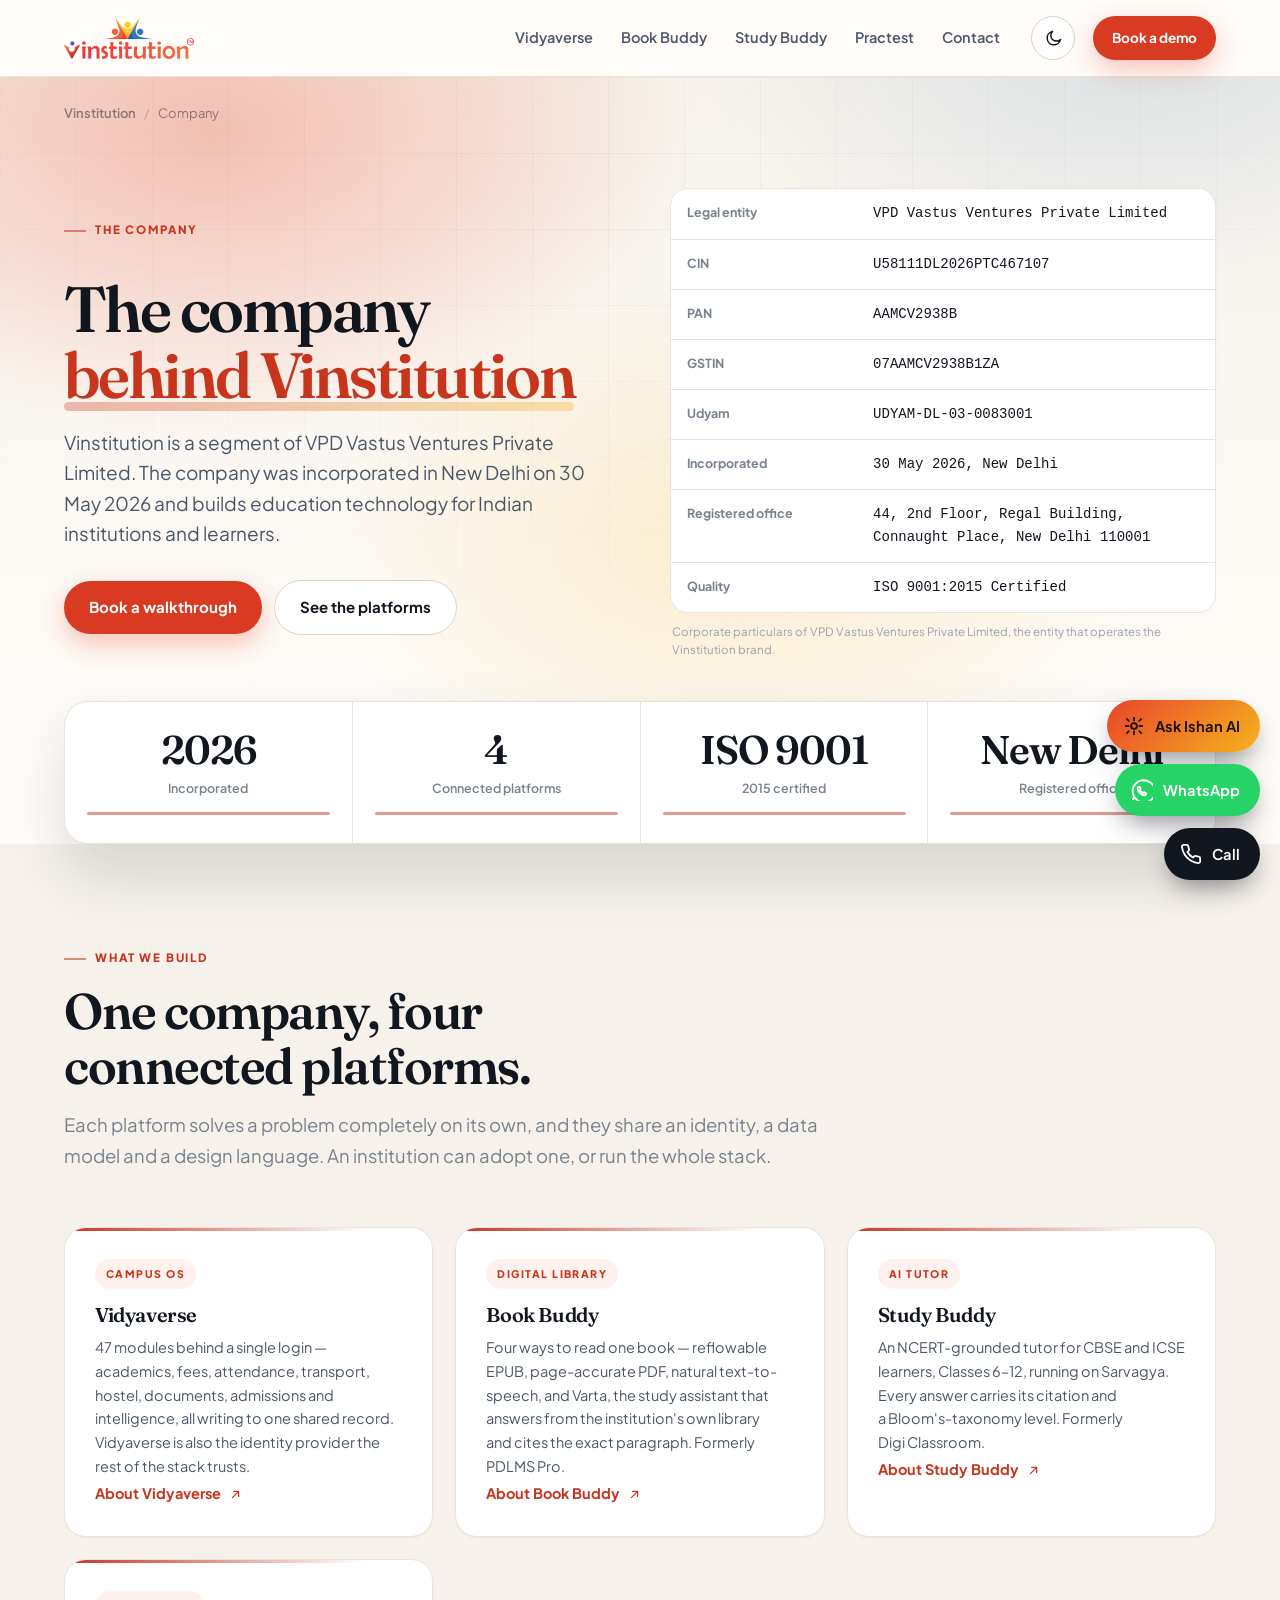
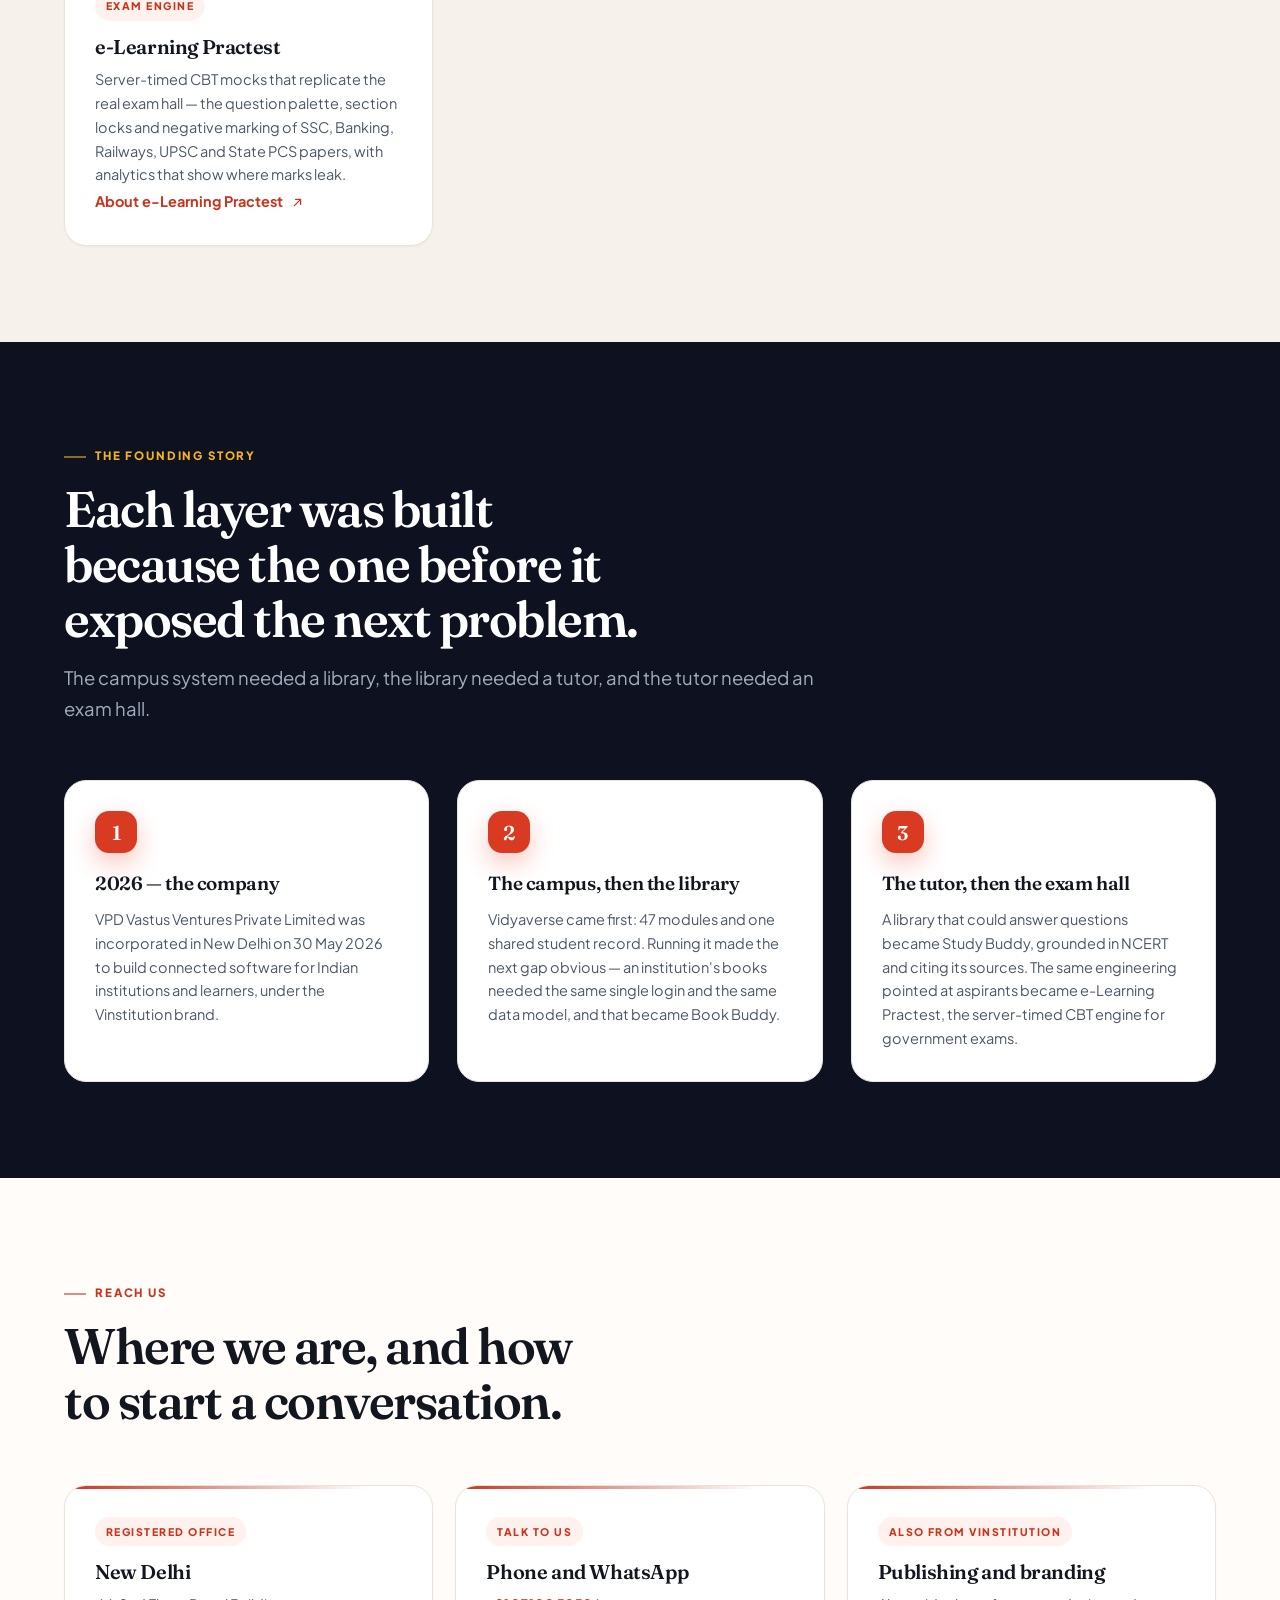
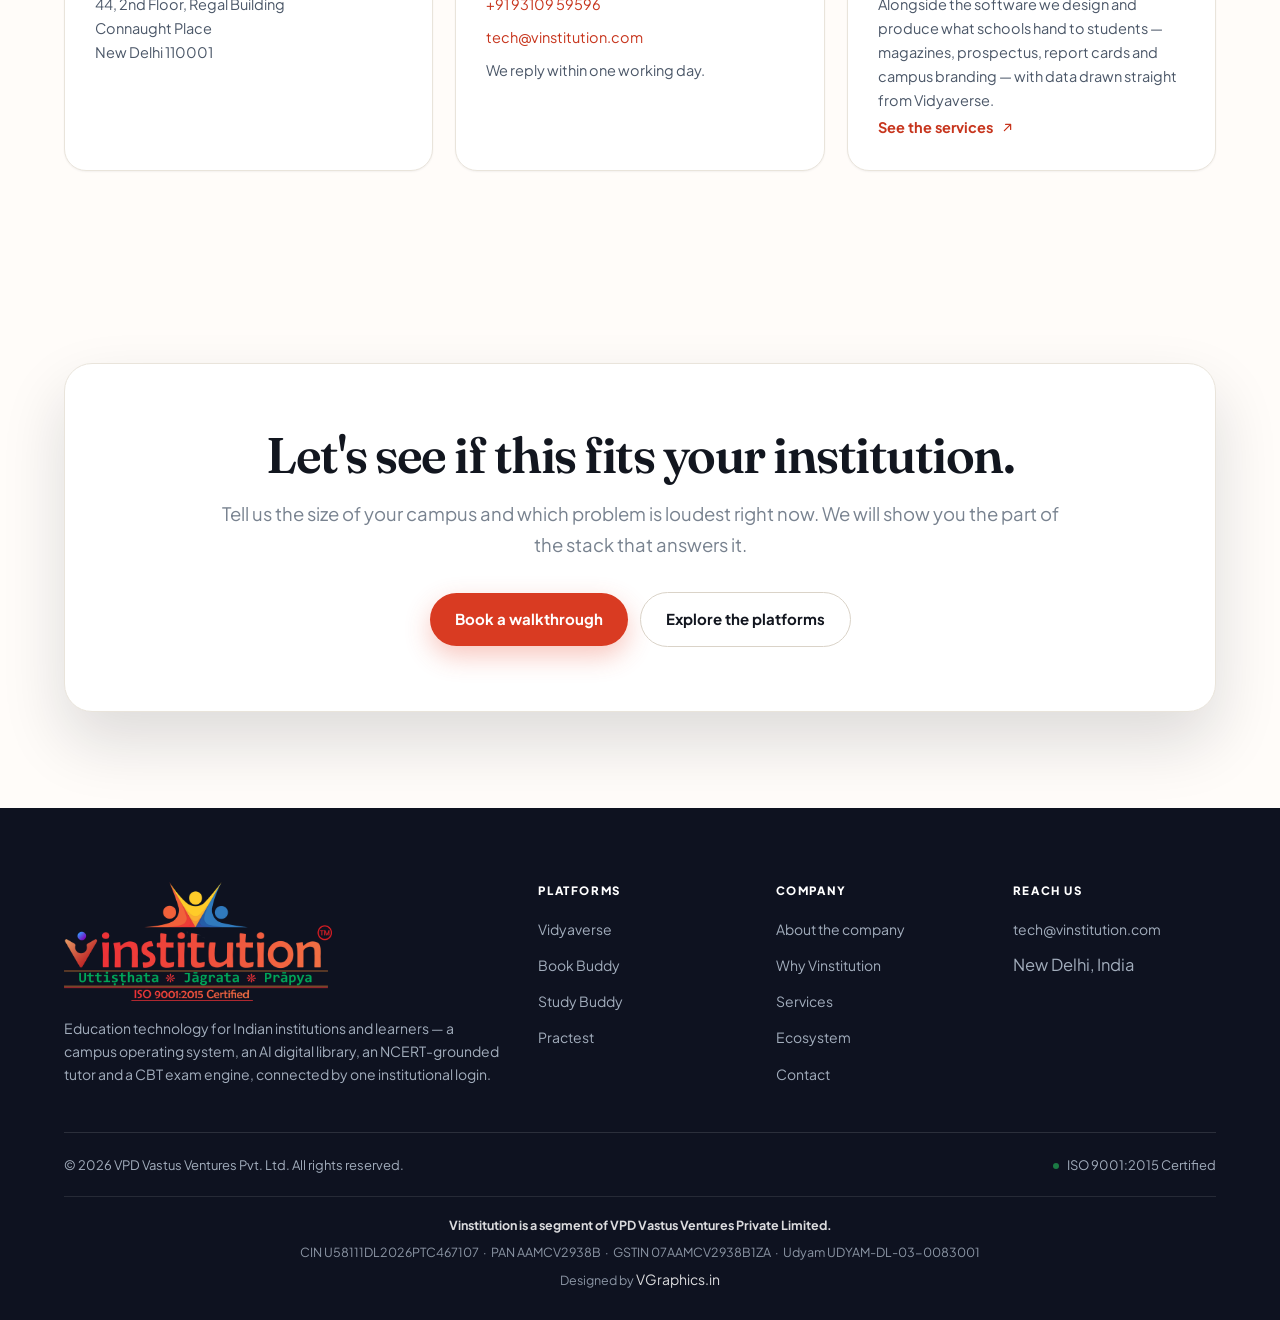
<file: about.html>
<!DOCTYPE html>
<html lang="en" data-acc="co">
<head>
<meta charset="UTF-8">
<meta name="viewport" content="width=device-width, initial-scale=1">
<title>About Vinstitution — VPD Vastus Ventures Private Limited</title>
<meta name="description" content="Vinstitution is a segment of VPD Vastus Ventures Private Limited, incorporated in New Delhi on 30 May 2026. Corporate particulars, the four platforms and how to reach the team.">
<meta name="robots" content="index, follow">
<link rel="canonical" href="https://vinstitution.com/about.html">

<meta property="og:type" content="website">
<meta property="og:site_name" content="Vinstitution">
<meta property="og:title" content="About Vinstitution — the company behind the platforms">
<meta property="og:description" content="Vinstitution is a segment of VPD Vastus Ventures Private Limited, incorporated in New Delhi on 30 May 2026. Corporate particulars, the four platforms and how to reach the team.">
<meta property="og:url" content="https://vinstitution.com/about.html">
<meta property="og:image" content="https://vinstitution.com/assets/img/og-vinstitution.png">
<meta name="twitter:card" content="summary_large_image">
<meta name="twitter:title" content="About Vinstitution — the company behind the platforms">
<meta name="twitter:description" content="Vinstitution is a segment of VPD Vastus Ventures Private Limited, incorporated in New Delhi on 30 May 2026. Corporate particulars, the four platforms and how to reach the team.">
<meta name="twitter:image" content="https://vinstitution.com/assets/img/og-vinstitution.png">
<meta name="theme-color" content="#FFFCF9" media="(prefers-color-scheme: light)">
<meta name="theme-color" content="#090D15" media="(prefers-color-scheme: dark)">

<link rel="icon" href="favicon-32.png" type="image/png" sizes="32x32">
<link rel="icon" href="assets/img/icon-192.png" type="image/png" sizes="192x192">
<link rel="apple-touch-icon" href="assets/img/apple-touch-icon.png">

<link rel="preconnect" href="https://fonts.googleapis.com">
<link rel="preconnect" href="https://fonts.gstatic.com" crossorigin>
<link href="https://fonts.googleapis.com/css2?family=Fraunces:opsz,wght@9..144,400;9..144,500;9..144,600;9..144,700&family=Plus+Jakarta+Sans:wght@400;500;600;700;800&family=Mukta:wght@400;500;600&display=swap" rel="stylesheet">
<script>
  (function(){
    try{
      var s = localStorage.getItem('vin-theme');
      var d = window.matchMedia('(prefers-color-scheme: dark)').matches;
      document.documentElement.setAttribute('data-theme', s || (d ? 'dark' : 'light'));
    }catch(e){ document.documentElement.setAttribute('data-theme','light'); }
  })();
</script>
<link rel="stylesheet" href="assets/css/style.css?v=5">
<link rel="stylesheet" href="assets/css/product.css?v=5">
<link rel="stylesheet" href="ishan/ishan.css?v=5">
<script type="application/ld+json">{
 "@context": "https://schema.org",
 "@type": "AboutPage",
 "name": "About Vinstitution — VPD Vastus Ventures Private Limited",
 "url": "https://vinstitution.com/about.html",
 "description": "Vinstitution is a segment of VPD Vastus Ventures Private Limited, incorporated in New Delhi on 30 May 2026. Corporate particulars, the four platforms and how to reach the team.",
 "mainEntity": {
  "@id": "https://vinstitution.com/#organization"
 }
}</script><script type="application/ld+json">{
 "@context": "https://schema.org",
 "@type": "BreadcrumbList",
 "itemListElement": [
  {
   "@type": "ListItem",
   "position": 1,
   "name": "Vinstitution",
   "item": "https://vinstitution.com/"
  },
  {
   "@type": "ListItem",
   "position": 2,
   "name": "Company",
   "item": "https://vinstitution.com/about.html"
  }
 ]
}</script>
</head>
<body>

<div id="scroll-progress" class="progress" aria-hidden="true"></div>

<header class="top">
  <div class="wrap">
    <div class="top__in">
      <a class="top__logo" href="index.html" aria-label="Vinstitution — home">
        <img src="assets/logos/vinstitution-lockup.png" alt="Vinstitution" width="520" height="168" fetchpriority="high">
      </a>
      <nav class="top__nav" aria-label="Primary"><a href="products/vidyaverse.html">Vidyaverse</a><a href="products/pdlms.html">Book Buddy</a><a href="products/digi-classroom.html">Study Buddy</a><a href="products/practest.html">Practest</a><a href="index.html#contact">Contact</a></nav>
      <button type="button" id="theme-toggle" class="iconbtn" aria-label="Switch to night mode" title="Switch to night mode">
        <span class="ico-dark"><svg viewBox="0 0 24 24" fill="none" stroke="currentColor" stroke-width="1.9" stroke-linecap="round" stroke-linejoin="round" aria-hidden="true" style="width:19px;height:19px"><circle cx="12" cy="12" r="4.2"></circle><path d="M12 2v2.4M12 19.6V22M2 12h2.4M19.6 12H22M4.9 4.9l1.7 1.7M17.4 17.4l1.7 1.7M19.1 4.9l-1.7 1.7M6.6 17.4l-1.7 1.7"></path></svg></span><span class="ico-light"><svg viewBox="0 0 24 24" fill="none" stroke="currentColor" stroke-width="1.9" stroke-linecap="round" stroke-linejoin="round" aria-hidden="true" style="width:19px;height:19px"><path d="M21 13.2A8.6 8.6 0 1 1 10.8 3a6.8 6.8 0 0 0 10.2 10.2Z"></path></svg></span>
      </button>
      <a class="b b--acc b--sm top__cta" href="index.html#contact">Book a demo</a>
      <button type="button" id="nav-toggle" class="burger2" aria-label="Menu" aria-controls="mnav" aria-expanded="false"><svg viewBox="0 0 24 24" fill="none" stroke="currentColor" stroke-width="2" stroke-linecap="round" stroke-linejoin="round" aria-hidden="true" style="width:20px;height:20px"><path d="M4 7h16M4 12h16M4 17h16"></path></svg></button>
    </div>
  </div>
</header>

<nav id="mnav" class="mnav2" aria-label="Mobile" hidden><a href="products/vidyaverse.html">Vidyaverse</a><a href="products/pdlms.html">Book Buddy</a><a href="products/digi-classroom.html">Study Buddy</a><a href="products/practest.html">Practest</a><a href="index.html#contact">Contact</a>
  <a class="b b--acc" href="index.html#contact" style="align-self:flex-start;margin-top:22px">Book a demo</a>
</nav>

<section class="phero2" id="top">
  <span class="phero2__glow" aria-hidden="true"></span>
  <span class="phero2__grid" aria-hidden="true"></span>
  <div class="wrap">
    <nav class="crumb2" aria-label="Breadcrumb"><a href="index.html">Vinstitution</a><span>/</span>Company</nav>
    <div class="phero2__in">
      <div style="min-width:0">
        <span class="eyeb">The company</span>
        <h1 class="h1">The company <em>behind Vinstitution</em></h1>
        
        
        <p class="plede">Vinstitution is a segment of VPD Vastus Ventures Private Limited. The company was incorporated in New Delhi on 30 May 2026 and builds education technology for Indian institutions and learners.</p>
        <div class="pcta"><a class="b b--acc" href="index.html#contact">Book a walkthrough</a><a class="b b--ghost" href="index.html#platforms">See the platforms</a></div>
      </div>
      <div style="min-width:0"><dl class="reg"><div><dt>Legal entity</dt><dd>VPD Vastus Ventures Private Limited</dd></div><div><dt>CIN</dt><dd>U58111DL2026PTC467107</dd></div><div><dt>PAN</dt><dd>AAMCV2938B</dd></div><div><dt>GSTIN</dt><dd>07AAMCV2938B1ZA</dd></div><div><dt>Udyam</dt><dd>UDYAM-DL-03-0083001</dd></div><div><dt>Incorporated</dt><dd>30 May 2026, New Delhi</dd></div><div><dt>Registered office</dt><dd>44, 2nd Floor, Regal Building, Connaught Place, New Delhi 110001</dd></div><div><dt>Quality</dt><dd>ISO 9001:2015 Certified</dd></div></dl><p class="app__note">Corporate particulars of VPD Vastus Ventures Private Limited, the entity that operates the Vinstitution brand.</p></div>
    </div>
  </div>
</section>

<div class="wrap"><div class="facts"><div class="fact"><b>2026</b><span>Incorporated</span><i></i></div><div class="fact" data-rv><b>4</b><span>Connected platforms</span><i></i></div><div class="fact" data-rv><b>ISO 9001</b><span>2015 certified</span><i></i></div><div class="fact" data-rv><b>New Delhi</b><span>Registered office</span><i></i></div></div></div>

<section class="sec sec--alt"><div class="wrap"><div class="sechead" data-rv><span class="eyeb">What we build</span><h2 class="h2">One company, four connected platforms.</h2><p class="lede">Each platform solves a problem completely on its own, and they share an identity, a data model and a design language. An institution can adopt one, or run the whole stack.</p></div><div class="grid"><article class="card" data-rv data-rv-delay="0"><span class="card__rule"></span><span class="card__tag">Campus OS</span><h3>Vidyaverse</h3><p>47 modules behind a single login — academics, fees, attendance, transport, hostel, documents, admissions and intelligence, all writing to one shared record. Vidyaverse is also the identity provider the rest of the stack trusts.</p><a class="linkarrow" href="products/vidyaverse.html">About Vidyaverse <svg viewBox="0 0 24 24" fill="none" stroke="currentColor" stroke-width="2" stroke-linecap="round" stroke-linejoin="round" aria-hidden="true" style="width:15px;height:15px"><path d="M7 17 17 7M9 7h8v8"></path></svg></a></article><article class="card" data-rv data-rv-delay="60"><span class="card__rule"></span><span class="card__tag">Digital library</span><h3>Book Buddy</h3><p>Four ways to read one book — reflowable EPUB, page-accurate PDF, natural text-to-speech, and Varta, the study assistant that answers from the institution&#39;s own library and cites the exact paragraph. Formerly PDLMS Pro.</p><a class="linkarrow" href="products/pdlms.html">About Book Buddy <svg viewBox="0 0 24 24" fill="none" stroke="currentColor" stroke-width="2" stroke-linecap="round" stroke-linejoin="round" aria-hidden="true" style="width:15px;height:15px"><path d="M7 17 17 7M9 7h8v8"></path></svg></a></article><article class="card" data-rv data-rv-delay="120"><span class="card__rule"></span><span class="card__tag">AI tutor</span><h3>Study Buddy</h3><p>An NCERT-grounded tutor for CBSE and ICSE learners, Classes 6–12, running on Sarvagya. Every answer carries its citation and a Bloom&#39;s-taxonomy level. Formerly Digi Classroom.</p><a class="linkarrow" href="products/digi-classroom.html">About Study Buddy <svg viewBox="0 0 24 24" fill="none" stroke="currentColor" stroke-width="2" stroke-linecap="round" stroke-linejoin="round" aria-hidden="true" style="width:15px;height:15px"><path d="M7 17 17 7M9 7h8v8"></path></svg></a></article><article class="card" data-rv data-rv-delay="180"><span class="card__rule"></span><span class="card__tag">Exam engine</span><h3>e-Learning Practest</h3><p>Server-timed CBT mocks that replicate the real exam hall — the question palette, section locks and negative marking of SSC, Banking, Railways, UPSC and State PCS papers, with analytics that show where marks leak.</p><a class="linkarrow" href="products/practest.html">About e-Learning Practest <svg viewBox="0 0 24 24" fill="none" stroke="currentColor" stroke-width="2" stroke-linecap="round" stroke-linejoin="round" aria-hidden="true" style="width:15px;height:15px"><path d="M7 17 17 7M9 7h8v8"></path></svg></a></article></div></div></section>

<section class="sec sec--band"><div class="wrap"><div class="sechead" data-rv><span class="eyeb">The founding story</span><h2 class="h2">Each layer was built because the one before it exposed the next problem.</h2><p class="lede">The campus system needed a library, the library needed a tutor, and the tutor needed an exam hall.</p></div><div class="steps"><article class="step" data-rv data-rv-delay="0"><h3>2026 — the company</h3><p>VPD Vastus Ventures Private Limited was incorporated in New Delhi on 30 May 2026 to build connected software for Indian institutions and learners, under the Vinstitution brand.</p></article><article class="step" data-rv data-rv-delay="70"><h3>The campus, then the library</h3><p>Vidyaverse came first: 47 modules and one shared student record. Running it made the next gap obvious — an institution&#39;s books needed the same single login and the same data model, and that became Book Buddy.</p></article><article class="step" data-rv data-rv-delay="140"><h3>The tutor, then the exam hall</h3><p>A library that could answer questions became Study Buddy, grounded in NCERT and citing its sources. The same engineering pointed at aspirants became e-Learning Practest, the server-timed CBT engine for government exams.</p></article></div></div></section>

<section class="sec"><div class="wrap"><div class="sechead" data-rv><span class="eyeb">Reach us</span><h2 class="h2">Where we are, and how to start a conversation.</h2></div><div class="grid"><article class="card" data-rv><span class="card__rule"></span><span class="card__tag">Registered office</span><h3>New Delhi</h3><p>44, 2nd Floor, Regal Building<br>Connaught Place<br>New Delhi 110001</p></article><article class="card" data-rv data-rv-delay="60"><span class="card__rule"></span><span class="card__tag">Talk to us</span><h3>Phone and WhatsApp</h3><p><a href="tel:+919310959596">+91 93109 59596</a></p><p><a href="mailto:tech@vinstitution.com">tech@vinstitution.com</a></p><p>We reply within one working day.</p></article><article class="card" data-rv data-rv-delay="120"><span class="card__rule"></span><span class="card__tag">Also from Vinstitution</span><h3>Publishing and branding</h3><p>Alongside the software we design and produce what schools hand to students — magazines, prospectus, report cards and campus branding — with data drawn straight from Vidyaverse.</p><a class="linkarrow" href="index.html#services">See the services <svg viewBox="0 0 24 24" fill="none" stroke="currentColor" stroke-width="2" stroke-linecap="round" stroke-linejoin="round" aria-hidden="true" style="width:15px;height:15px"><path d="M7 17 17 7M9 7h8v8"></path></svg></a></article></div></div></section>

<section class="sec"><div class="wrap"><div class="close" data-rv><span class="close__glow"></span><h2 class="h2">Let&#39;s see if this fits your institution.</h2><p class="lede" style="margin-inline:auto">Tell us the size of your campus and which problem is loudest right now. We will show you the part of the stack that answers it.</p><div class="pcta"><a class="b b--acc" href="index.html#contact">Book a walkthrough</a><a class="b b--ghost" href="index.html">Explore the platforms</a></div></div></div></section>

<footer class="foot">
  <div class="wrap">
    <div class="foot__top">
      <div class="foot__brand">
        <a href="index.html" aria-label="Vinstitution — home">
          <img src="assets/logos/vinstitution-full.png" alt="Vinstitution — Uttiṣṭhata, Jāgrata, Prāpya · ISO 9001:2015 Certified" width="760" height="338" loading="lazy">
        </a>
        <p>Education technology for Indian institutions and learners — a campus operating system, an AI digital library, an NCERT-grounded tutor and a CBT exam engine, connected by one institutional login.</p>
      </div>
      <div>
        <h4>Platforms</h4>
        <ul><li><a href="products/vidyaverse.html">Vidyaverse</a></li><li><a href="products/pdlms.html">Book Buddy</a></li><li><a href="products/digi-classroom.html">Study Buddy</a></li><li><a href="products/practest.html">Practest</a></li></ul>
      </div>
      <div>
        <h4>Company</h4>
        <ul>
          <li><a href="about.html">About the company</a></li>
          <li><a href="index.html#why">Why Vinstitution</a></li>
          <li><a href="index.html#services">Services</a></li>
          <li><a href="index.html#ecosystem">Ecosystem</a></li>
          <li><a href="index.html#contact">Contact</a></li>
        </ul>
      </div>
      <div>
        <h4>Reach us</h4>
        <ul>
          <li><a href="mailto:tech@vinstitution.com">tech@vinstitution.com</a></li>
          <li>New Delhi, India</li>
        </ul>
      </div>
    </div>
    <div class="foot__btm">
      <span>&copy; <span data-year>2026</span> VPD Vastus Ventures Pvt. Ltd. All rights reserved.</span>
      <span class="foot__iso">ISO 9001:2015 Certified</span>
    </div>
    <div class="foot__legal">
      <p><strong>Vinstitution is a segment of VPD Vastus Ventures Private Limited.</strong></p>
      <p>CIN U58111DL2026PTC467107 &nbsp;&middot;&nbsp; PAN AAMCV2938B &nbsp;&middot;&nbsp; GSTIN 07AAMCV2938B1ZA &nbsp;&middot;&nbsp; Udyam UDYAM-DL-03-0083001</p>
      <p>Designed by <a href="https://vgraphics.in" target="_blank" rel="noopener">VGraphics.in</a></p>
    </div>
  </div>
</footer>

<a href="#top" id="to-top" class="totop" aria-label="Back to top"><svg viewBox="0 0 24 24" fill="none" stroke="currentColor" stroke-width="2.2" stroke-linecap="round" stroke-linejoin="round" aria-hidden="true" style="width:18px;height:18px"><path d="M12 19V5M5 12l7-7 7 7"></path></svg></a>

<script src="assets/js/main.js?v=5"></script>
<script src="ishan/ishan.js?v=5" defer></script>
</body>
</html>
</file>
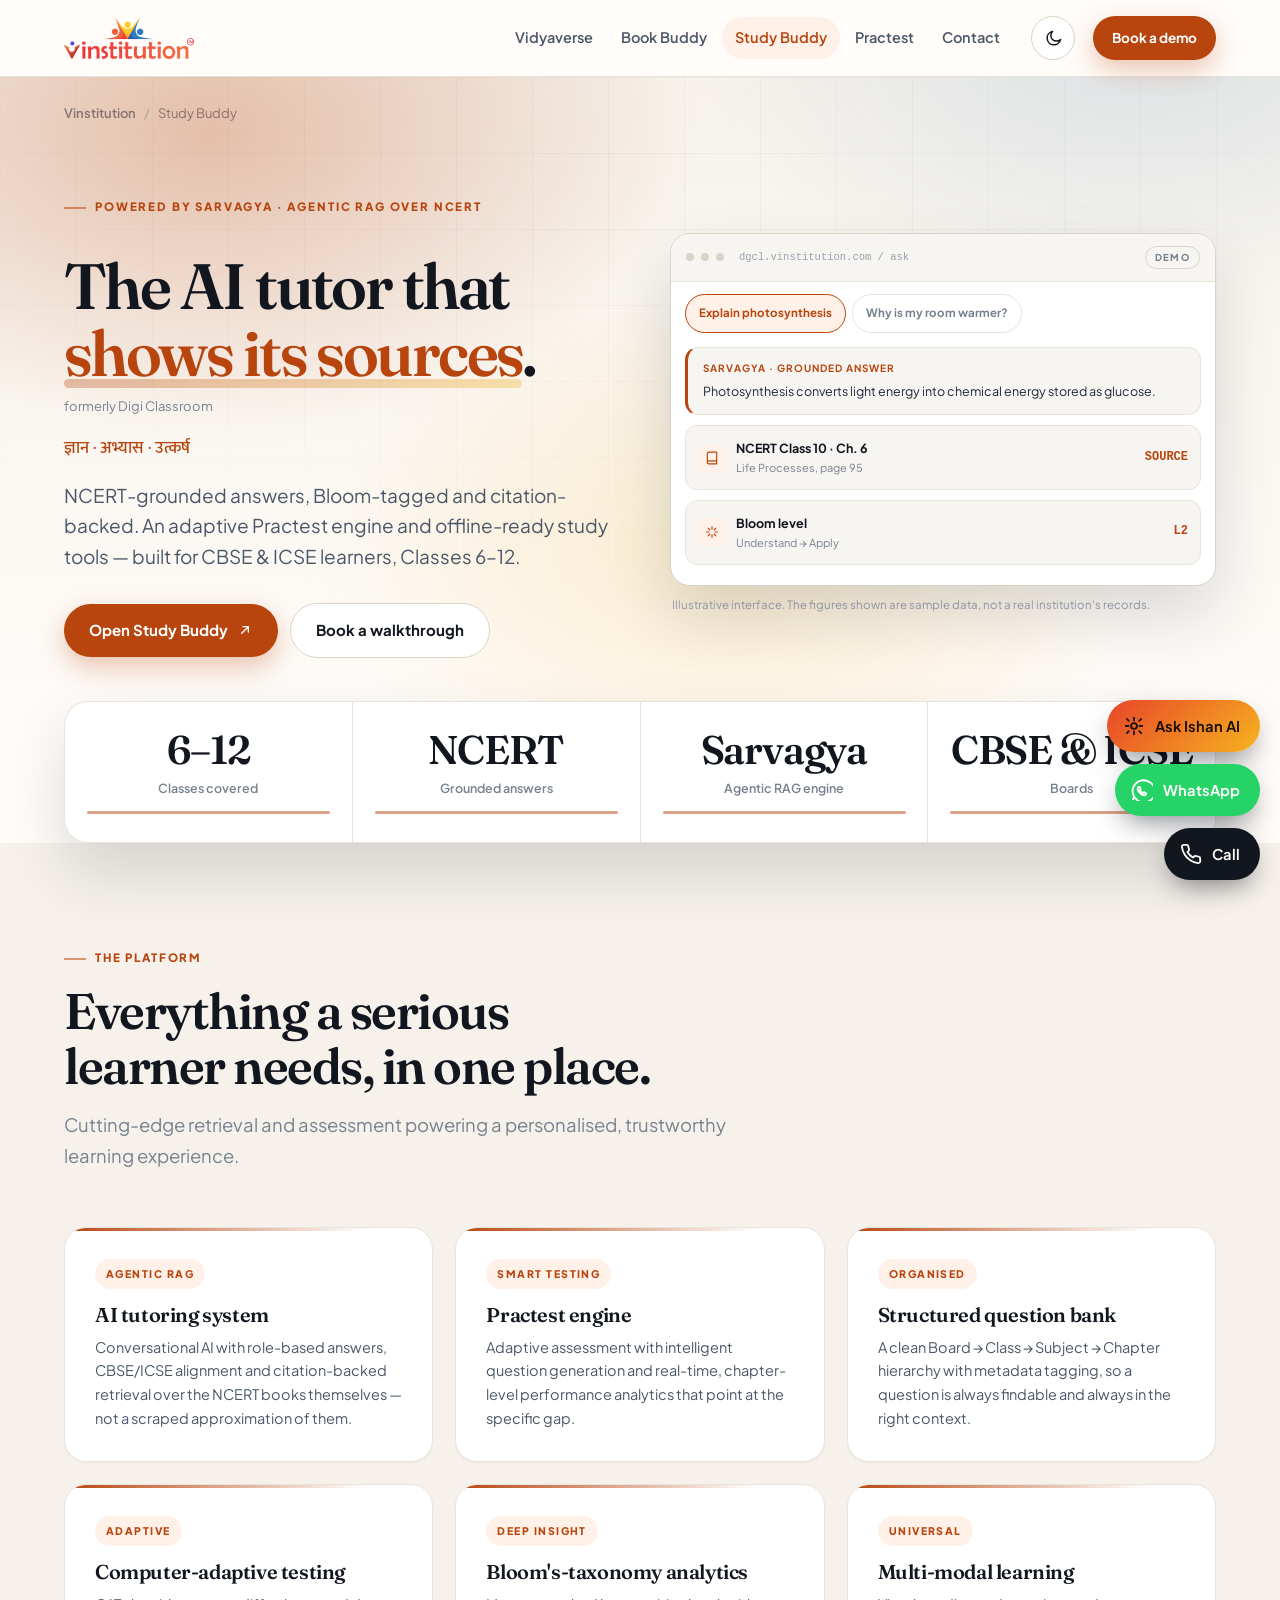
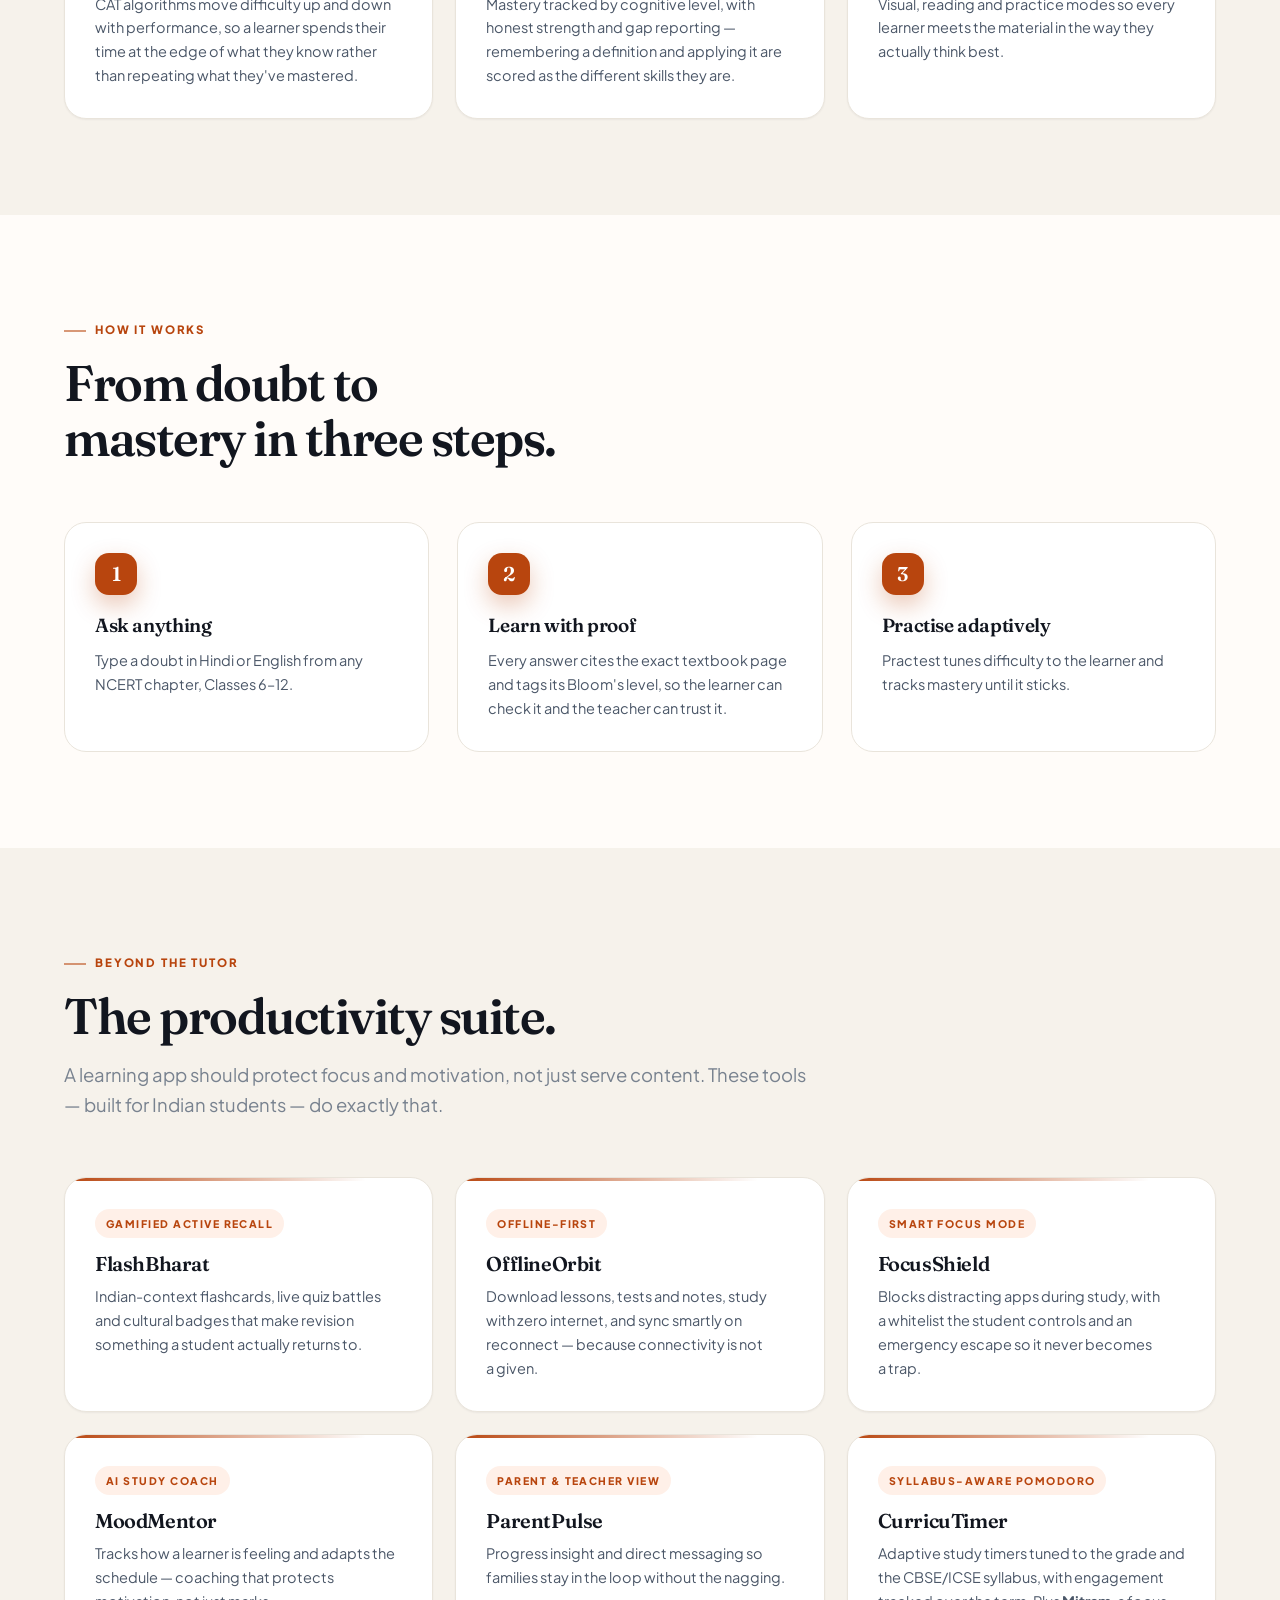
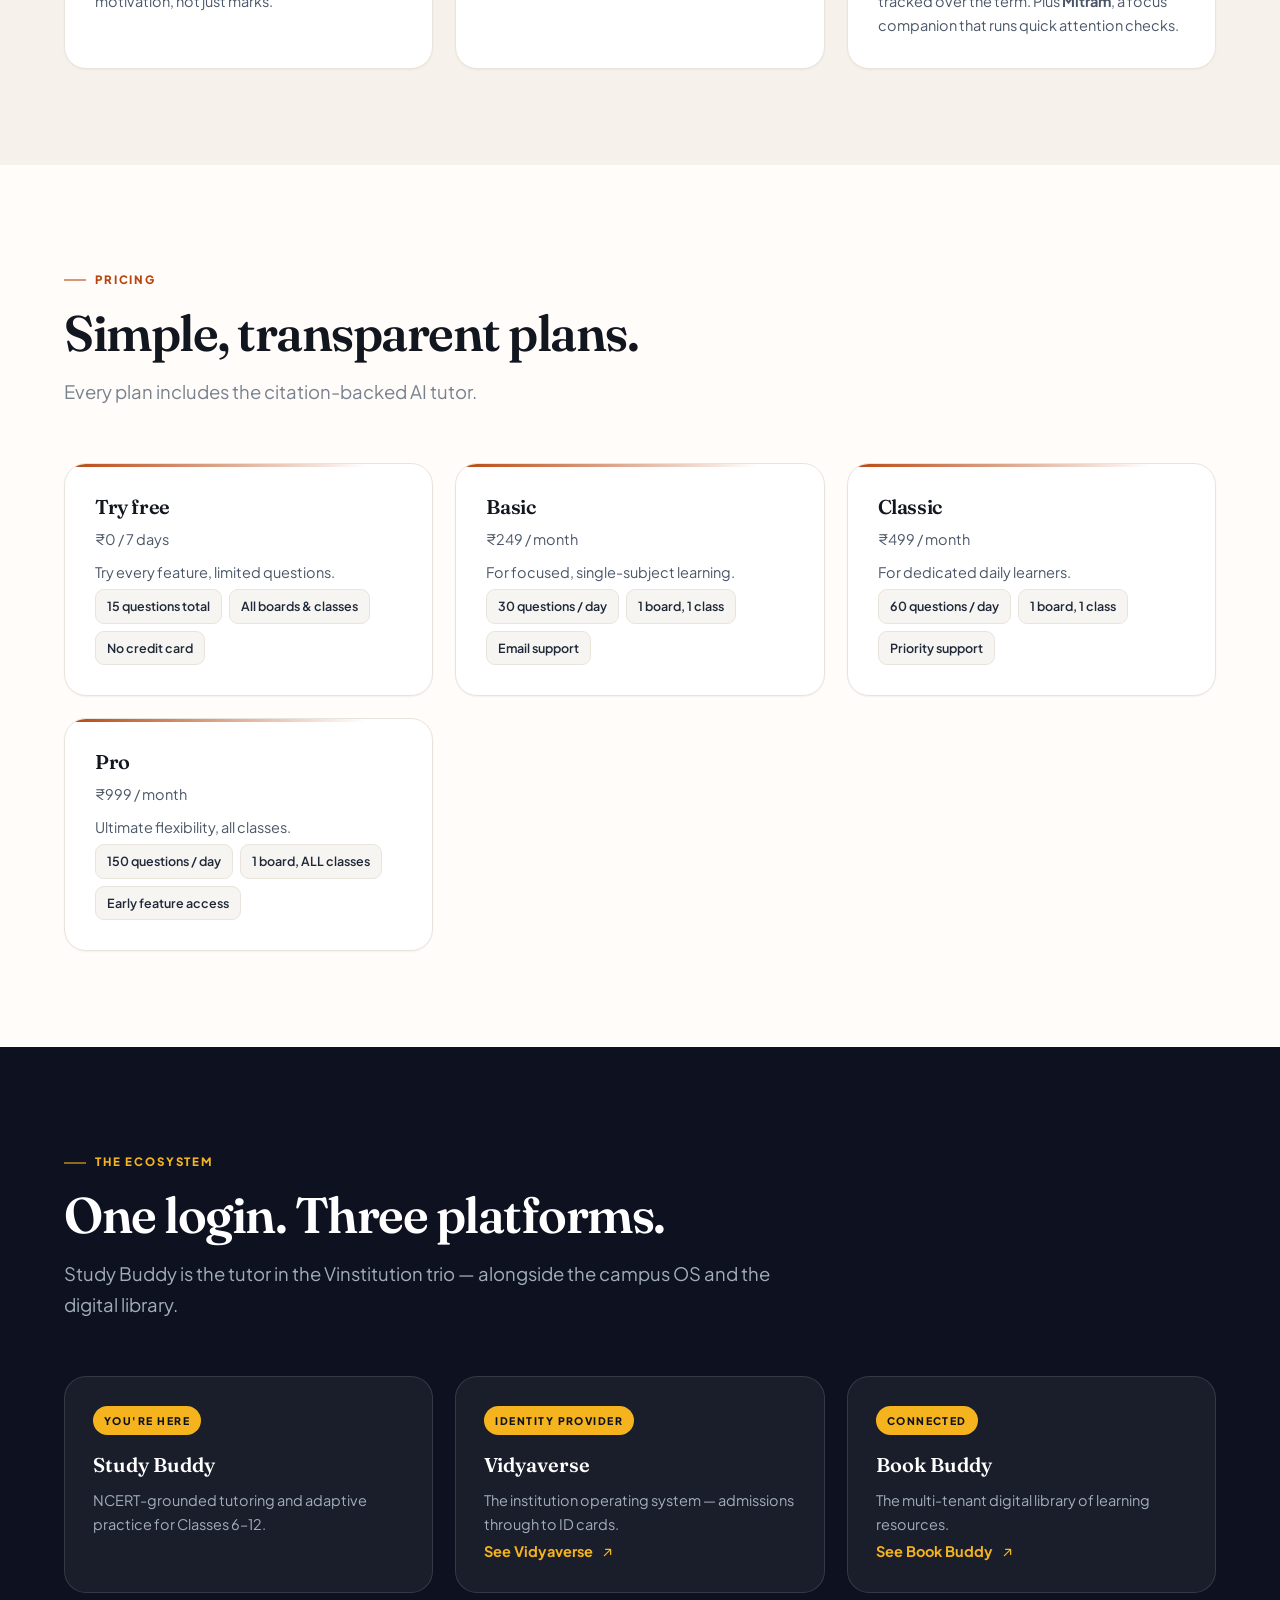
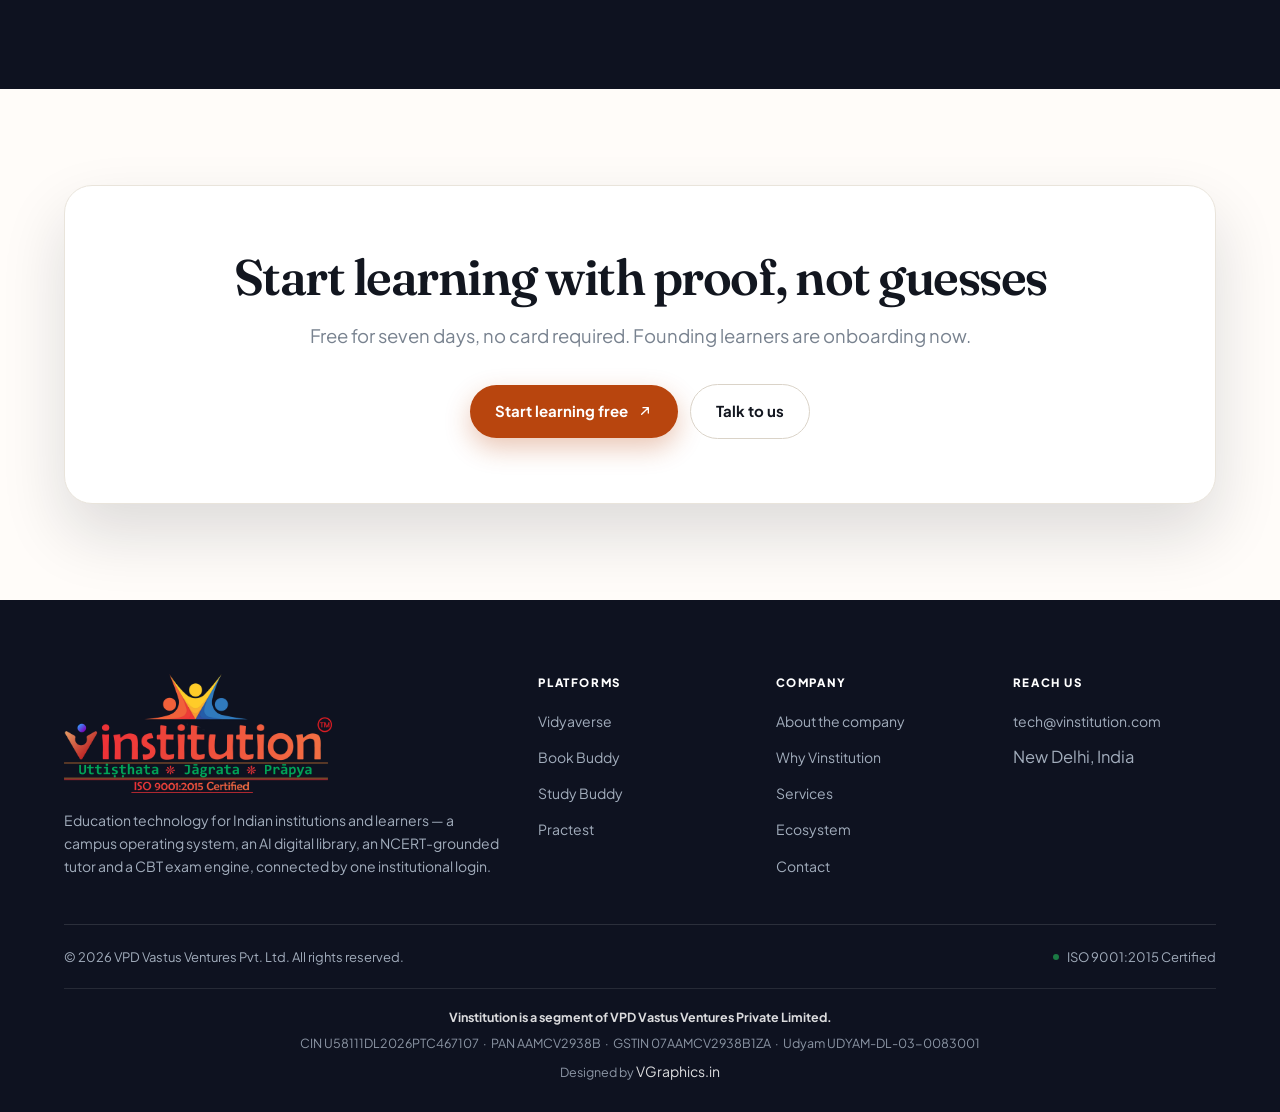
<file: products/digi-classroom.html>
<!DOCTYPE html>
<html lang="en" data-acc="dg">
<head>
<meta charset="UTF-8">
<meta name="viewport" content="width=device-width, initial-scale=1">
<title>Study Buddy (formerly Digi Classroom) — AI Tutor | Vinstitution</title>
<meta name="description" content="Study Buddy runs Sarvagya, an agentic RAG engine over NCERT: every answer is citation-backed and Bloom-tagged, paired with adaptive testing and offline-ready study tools for CBSE and ICSE learners, Classes 6-12.">
<meta name="robots" content="index, follow">
<link rel="canonical" href="https://vinstitution.com/products/digi-classroom.html">

<meta property="og:type" content="website">
<meta property="og:site_name" content="Vinstitution">
<meta property="og:title" content="Study Buddy — The AI tutor that shows its sources">
<meta property="og:description" content="NCERT-grounded, Bloom-tagged, citation-backed AI tutoring with adaptive practice for CBSE &amp; ICSE, Classes 6-12.">
<meta property="og:url" content="https://vinstitution.com/products/digi-classroom.html">
<meta property="og:image" content="https://vinstitution.com/assets/img/og-digi-classroom.png">
<meta name="twitter:card" content="summary_large_image">
<meta name="twitter:title" content="Study Buddy — The AI tutor that shows its sources">
<meta name="twitter:description" content="NCERT-grounded, Bloom-tagged, citation-backed AI tutoring with adaptive practice for CBSE &amp; ICSE, Classes 6-12.">
<meta name="twitter:image" content="https://vinstitution.com/assets/img/og-digi-classroom.png">
<meta name="theme-color" content="#FFFCF9" media="(prefers-color-scheme: light)">
<meta name="theme-color" content="#090D15" media="(prefers-color-scheme: dark)">

<link rel="icon" href="../favicon-32.png" type="image/png" sizes="32x32">
<link rel="icon" href="../assets/img/icon-192.png" type="image/png" sizes="192x192">
<link rel="apple-touch-icon" href="../assets/img/apple-touch-icon.png">

<link rel="preconnect" href="https://fonts.googleapis.com">
<link rel="preconnect" href="https://fonts.gstatic.com" crossorigin>
<link href="https://fonts.googleapis.com/css2?family=Fraunces:opsz,wght@9..144,400;9..144,500;9..144,600;9..144,700&family=Plus+Jakarta+Sans:wght@400;500;600;700;800&family=Mukta:wght@400;500;600&display=swap" rel="stylesheet">
<script>
  (function(){
    try{
      var s = localStorage.getItem('vin-theme');
      var d = window.matchMedia('(prefers-color-scheme: dark)').matches;
      document.documentElement.setAttribute('data-theme', s || (d ? 'dark' : 'light'));
    }catch(e){ document.documentElement.setAttribute('data-theme','light'); }
  })();
</script>
<link rel="stylesheet" href="../assets/css/style.css?v=5">
<link rel="stylesheet" href="../assets/css/product.css?v=5">
<link rel="stylesheet" href="../ishan/ishan.css?v=5">
<script type="application/ld+json">
{"@context":"https://schema.org","@type":"SoftwareApplication","name":"Study Buddy",
"applicationCategory":"EducationalApplication","operatingSystem":"Web",
"url":"https://dgcl.vinstitution.com",
"description":"NCERT-grounded AI tutor powered by the Sarvagya agentic RAG engine, with adaptive computer-adaptive testing and a student productivity suite for CBSE and ICSE learners in Classes 6-12.",
"offers":{"@type":"AggregateOffer","priceCurrency":"INR","lowPrice":"0","highPrice":"999"},
"publisher":{"@type":"Organization","name":"Vinstitution","url":"https://vinstitution.com/"}}
</script>
</head>
<body>

<div id="scroll-progress" class="progress" aria-hidden="true"></div>

<header class="top">
  <div class="wrap">
    <div class="top__in">
      <a class="top__logo" href="../index.html" aria-label="Vinstitution — home">
        <img src="../assets/logos/vinstitution-lockup.png" alt="Vinstitution" width="520" height="168" fetchpriority="high">
      </a>
      <nav class="top__nav" aria-label="Primary"><a href="vidyaverse.html">Vidyaverse</a><a href="pdlms.html">Book Buddy</a><a href="digi-classroom.html" aria-current="page">Study Buddy</a><a href="practest.html">Practest</a><a href="../#contact">Contact</a></nav>
      <button type="button" id="theme-toggle" class="iconbtn" aria-label="Switch to night mode" title="Switch to night mode">
        <span class="ico-dark"><svg viewBox="0 0 24 24" fill="none" stroke="currentColor" stroke-width="1.9" stroke-linecap="round" stroke-linejoin="round" aria-hidden="true" style="width:19px;height:19px"><circle cx="12" cy="12" r="4.2"></circle><path d="M12 2v2.4M12 19.6V22M2 12h2.4M19.6 12H22M4.9 4.9l1.7 1.7M17.4 17.4l1.7 1.7M19.1 4.9l-1.7 1.7M6.6 17.4l-1.7 1.7"></path></svg></span><span class="ico-light"><svg viewBox="0 0 24 24" fill="none" stroke="currentColor" stroke-width="1.9" stroke-linecap="round" stroke-linejoin="round" aria-hidden="true" style="width:19px;height:19px"><path d="M21 13.2A8.6 8.6 0 1 1 10.8 3a6.8 6.8 0 0 0 10.2 10.2Z"></path></svg></span>
      </button>
      <a class="b b--acc b--sm top__cta" href="../#contact">Book a demo</a>
      <button type="button" id="nav-toggle" class="burger2" aria-label="Menu" aria-controls="mnav" aria-expanded="false"><svg viewBox="0 0 24 24" fill="none" stroke="currentColor" stroke-width="2" stroke-linecap="round" stroke-linejoin="round" aria-hidden="true" style="width:20px;height:20px"><path d="M4 7h16M4 12h16M4 17h16"></path></svg></button>
    </div>
  </div>
</header>

<nav id="mnav" class="mnav2" aria-label="Mobile" hidden><a href="vidyaverse.html">Vidyaverse</a><a href="pdlms.html">Book Buddy</a><a href="digi-classroom.html">Study Buddy</a><a href="practest.html">Practest</a><a href="../#contact">Contact</a>
  <a class="b b--acc" href="../#contact" style="align-self:flex-start;margin-top:22px">Book a demo</a>
</nav>

<section class="phero2" id="top">
  <span class="phero2__glow" aria-hidden="true"></span>
  <span class="phero2__grid" aria-hidden="true"></span>
  <div class="wrap">
    <nav class="crumb2" aria-label="Breadcrumb"><a href="../index.html">Vinstitution</a><span>/</span>Study Buddy</nav>
    <div class="phero2__in">
      <div style="min-width:0">
        <span class="eyeb">Powered by Sarvagya · agentic RAG over NCERT</span>
        <h1 class="h1">The AI tutor that <em>shows its sources</em>.</h1>
        <p class="crumb2" style="padding-top:10px">formerly Digi Classroom</p>
        <p class="deva2">ज्ञान · अभ्यास · उत्कर्ष</p>
        <p class="plede">NCERT-grounded answers, Bloom-tagged and citation-backed. An adaptive Practest engine and offline-ready study tools — built for CBSE &amp; ICSE learners, Classes 6–12.</p>
        <div class="pcta"><a class="b b--acc" href="https://dgcl.vinstitution.com" target="_blank" rel="noopener">Open Study Buddy <svg viewBox="0 0 24 24" fill="none" stroke="currentColor" stroke-width="2" stroke-linecap="round" stroke-linejoin="round" aria-hidden="true" style="width:16px;height:16px"><path d="M7 17 17 7M9 7h8v8"></path></svg></a><a class="b b--ghost" href="../#contact">Book a walkthrough</a></div>
      </div>
      <div style="min-width:0"><div class="app"><div class="app__bar"><i></i><i></i><i></i><span class="app__url">dgcl.vinstitution.com / ask</span><span class="app__demo">DEMO</span></div><div class="app__tabs"><button type="button" class="mock-q is-active" data-q="0">Explain photosynthesis</button><button type="button" class="mock-q" data-q="1">Why is my room warmer?</button></div><div class="app__body"><div class="mock-panel" data-panel="dg-0"><div class="note"><b>Sarvagya · grounded answer</b>Photosynthesis converts light energy into chemical energy stored as glucose.</div><div class="row"><span class="row__ic"><svg viewBox="0 0 24 24" fill="none" stroke="currentColor" stroke-width="2" stroke-linecap="round" stroke-linejoin="round" aria-hidden="true" style="width:14px;height:14px"><path d="M4 19.5A2.5 2.5 0 0 1 6.5 17H20M6.5 2H20v20H6.5A2.5 2.5 0 0 1 4 19.5v-15A2.5 2.5 0 0 1 6.5 2Z"></path></svg></span><span class="row__t"><b>NCERT Class 10 · Ch. 6</b><span>Life Processes, page 95</span></span><span class="row__v">SOURCE</span></div><div class="row"><span class="row__ic"><svg viewBox="0 0 24 24" fill="none" stroke="currentColor" stroke-width="2" stroke-linecap="round" stroke-linejoin="round" aria-hidden="true" style="width:14px;height:14px"><path d="M12 3v4M12 17v4M3 12h4M17 12h4M5.6 5.6l2.8 2.8M15.6 15.6l2.8 2.8M18.4 5.6l-2.8 2.8M8.4 15.6l-2.8 2.8"></path></svg></span><span class="row__t"><b>Bloom level</b><span>Understand → Apply</span></span><span class="row__v">L2</span></div></div><div class="mock-panel" data-panel="dg-1" hidden><div class="note"><b>Sarvagya · grounded answer</b>Conduction, convection and radiation all move heat into the room — here is which dominates.</div><div class="row"><span class="row__ic"><svg viewBox="0 0 24 24" fill="none" stroke="currentColor" stroke-width="2" stroke-linecap="round" stroke-linejoin="round" aria-hidden="true" style="width:14px;height:14px"><path d="M4 19.5A2.5 2.5 0 0 1 6.5 17H20M6.5 2H20v20H6.5A2.5 2.5 0 0 1 4 19.5v-15A2.5 2.5 0 0 1 6.5 2Z"></path></svg></span><span class="row__t"><b>NCERT Class 7 · Ch. 4</b><span>Heat, page 43</span></span><span class="row__v">SOURCE</span></div><div class="row"><span class="row__ic"><svg viewBox="0 0 24 24" fill="none" stroke="currentColor" stroke-width="2" stroke-linecap="round" stroke-linejoin="round" aria-hidden="true" style="width:14px;height:14px"><path d="M12 3v4M12 17v4M3 12h4M17 12h4M5.6 5.6l2.8 2.8M15.6 15.6l2.8 2.8M18.4 5.6l-2.8 2.8M8.4 15.6l-2.8 2.8"></path></svg></span><span class="row__t"><b>Bloom level</b><span>Analyse</span></span><span class="row__v">L4</span></div></div></div></div><p class="app__note">Illustrative interface. The figures shown are sample data, not a real institution&#39;s records.</p></div>
    </div>
  </div>
</section>

<div class="wrap"><div class="facts"><div class="fact"><b>6–12</b><span>Classes covered</span><i></i></div><div class="fact" data-rv><b>NCERT</b><span>Grounded answers</span><i></i></div><div class="fact" data-rv><b>Sarvagya</b><span>Agentic RAG engine</span><i></i></div><div class="fact" data-rv><b>CBSE &amp; ICSE</b><span>Boards</span><i></i></div></div></div>

<section class="sec sec--alt"><div class="wrap"><div class="sechead" data-rv><span class="eyeb">The platform</span><h2 class="h2">Everything a serious learner needs, in one place.</h2><p class="lede">Cutting-edge retrieval and assessment powering a personalised, trustworthy learning experience.</p></div><div class="grid"><article class="card" data-rv data-rv-delay="0"><span class="card__rule"></span><span class="card__tag">Agentic RAG</span><h3>AI tutoring system</h3><p>Conversational AI with role-based answers, CBSE/ICSE alignment and citation-backed retrieval over the NCERT books themselves — not a scraped approximation of them.</p></article><article class="card" data-rv data-rv-delay="60"><span class="card__rule"></span><span class="card__tag">Smart testing</span><h3>Practest engine</h3><p>Adaptive assessment with intelligent question generation and real-time, chapter-level performance analytics that point at the specific gap.</p></article><article class="card" data-rv data-rv-delay="120"><span class="card__rule"></span><span class="card__tag">Organised</span><h3>Structured question bank</h3><p>A clean Board → Class → Subject → Chapter hierarchy with metadata tagging, so a question is always findable and always in the right context.</p></article><article class="card" data-rv data-rv-delay="180"><span class="card__rule"></span><span class="card__tag">Adaptive</span><h3>Computer-adaptive testing</h3><p>CAT algorithms move difficulty up and down with performance, so a learner spends their time at the edge of what they know rather than repeating what they've mastered.</p></article><article class="card" data-rv data-rv-delay="180"><span class="card__rule"></span><span class="card__tag">Deep insight</span><h3>Bloom's-taxonomy analytics</h3><p>Mastery tracked by cognitive level, with honest strength and gap reporting — remembering a definition and applying it are scored as the different skills they are.</p></article><article class="card" data-rv data-rv-delay="180"><span class="card__rule"></span><span class="card__tag">Universal</span><h3>Multi-modal learning</h3><p>Visual, reading and practice modes so every learner meets the material in the way they actually think best.</p></article></div></div></section>

<section class="sec"><div class="wrap"><div class="sechead" data-rv><span class="eyeb">How it works</span><h2 class="h2">From doubt to mastery in three steps.</h2></div><div class="steps"><article class="step" data-rv data-rv-delay="0"><h3>Ask anything</h3><p>Type a doubt in Hindi or English from any NCERT chapter, Classes 6–12.</p></article><article class="step" data-rv data-rv-delay="70"><h3>Learn with proof</h3><p>Every answer cites the exact textbook page and tags its Bloom's level, so the learner can check it and the teacher can trust it.</p></article><article class="step" data-rv data-rv-delay="140"><h3>Practise adaptively</h3><p>Practest tunes difficulty to the learner and tracks mastery until it sticks.</p></article></div></div></section>

<section class="sec sec--alt"><div class="wrap"><div class="sechead" data-rv><span class="eyeb">Beyond the tutor</span><h2 class="h2">The productivity suite.</h2><p class="lede">A learning app should protect focus and motivation, not just serve content. These tools — built for Indian students — do exactly that.</p></div><div class="grid"><article class="card" data-rv data-rv-delay="0"><span class="card__rule"></span><span class="card__tag">Gamified active recall</span><h3>FlashBharat</h3><p>Indian-context flashcards, live quiz battles and cultural badges that make revision something a student actually returns to.</p></article><article class="card" data-rv data-rv-delay="60"><span class="card__rule"></span><span class="card__tag">Offline-first</span><h3>OfflineOrbit</h3><p>Download lessons, tests and notes, study with zero internet, and sync smartly on reconnect — because connectivity is not a given.</p></article><article class="card" data-rv data-rv-delay="120"><span class="card__rule"></span><span class="card__tag">Smart focus mode</span><h3>FocusShield</h3><p>Blocks distracting apps during study, with a whitelist the student controls and an emergency escape so it never becomes a trap.</p></article><article class="card" data-rv data-rv-delay="180"><span class="card__rule"></span><span class="card__tag">AI study coach</span><h3>MoodMentor</h3><p>Tracks how a learner is feeling and adapts the schedule — coaching that protects motivation, not just marks.</p></article><article class="card" data-rv data-rv-delay="180"><span class="card__rule"></span><span class="card__tag">Parent &amp; teacher view</span><h3>ParentPulse</h3><p>Progress insight and direct messaging so families stay in the loop without the nagging.</p></article><article class="card" data-rv data-rv-delay="180"><span class="card__rule"></span><span class="card__tag">Syllabus-aware pomodoro</span><h3>CurricuTimer</h3><p>Adaptive study timers tuned to the grade and the CBSE/ICSE syllabus, with engagement tracked over the term. Plus <strong>Mitram</strong>, a focus companion that runs quick attention checks.</p></article></div></div></section>

<section class="sec"><div class="wrap"><div class="sechead" data-rv><span class="eyeb">Pricing</span><h2 class="h2">Simple, transparent plans.</h2><p class="lede">Every plan includes the citation-backed AI tutor.</p></div><div class="grid"><article class="card" data-rv data-rv-delay="0"><span class="card__rule"></span><h3>Try free</h3><p>₹0 / 7 days</p><p>Try every feature, limited questions.</p><ul class="chips"><li>15 questions total</li><li>All boards &amp; classes</li><li>No credit card</li></ul></article><article class="card" data-rv data-rv-delay="60"><span class="card__rule"></span><h3>Basic</h3><p>₹249 / month</p><p>For focused, single-subject learning.</p><ul class="chips"><li>30 questions / day</li><li>1 board, 1 class</li><li>Email support</li></ul></article><article class="card" data-rv data-rv-delay="120"><span class="card__rule"></span><h3>Classic</h3><p>₹499 / month</p><p>For dedicated daily learners.</p><ul class="chips"><li>60 questions / day</li><li>1 board, 1 class</li><li>Priority support</li></ul></article><article class="card" data-rv data-rv-delay="180"><span class="card__rule"></span><h3>Pro</h3><p>₹999 / month</p><p>Ultimate flexibility, all classes.</p><ul class="chips"><li>150 questions / day</li><li>1 board, ALL classes</li><li>Early feature access</li></ul></article></div></div></section>

<section class="sec sec--band"><div class="wrap"><div class="sechead" data-rv><span class="eyeb">The ecosystem</span><h2 class="h2">One login. Three platforms.</h2><p class="lede">Study Buddy is the tutor in the Vinstitution trio — alongside the campus OS and the digital library.</p></div><div class="ecogrid2"><article class="ecocard2" data-rv data-rv-delay="0"><span class="card__tag">You're here</span><h3>Study Buddy</h3><p>NCERT-grounded tutoring and adaptive practice for Classes 6–12.</p></article><article class="ecocard2" data-rv data-rv-delay="60"><span class="card__tag">Identity provider</span><h3>Vidyaverse</h3><p>The institution operating system — admissions through to ID cards.</p><a class="linkarrow" href="vidyaverse.html" style="color:var(--gold-hi)">See Vidyaverse <svg viewBox="0 0 24 24" fill="none" stroke="currentColor" stroke-width="2" stroke-linecap="round" stroke-linejoin="round" aria-hidden="true" style="width:15px;height:15px"><path d="M7 17 17 7M9 7h8v8"></path></svg></a></article><article class="ecocard2" data-rv data-rv-delay="120"><span class="card__tag">Connected</span><h3>Book Buddy</h3><p>The multi-tenant digital library of learning resources.</p><a class="linkarrow" href="pdlms.html" style="color:var(--gold-hi)">See Book Buddy <svg viewBox="0 0 24 24" fill="none" stroke="currentColor" stroke-width="2" stroke-linecap="round" stroke-linejoin="round" aria-hidden="true" style="width:15px;height:15px"><path d="M7 17 17 7M9 7h8v8"></path></svg></a></article></div></div></section>

<section class="sec"><div class="wrap"><div class="close" data-rv><span class="close__glow"></span><h2 class="h2">Start learning with proof, not guesses</h2><p class="lede" style="margin-inline:auto">Free for seven days, no card required. Founding learners are onboarding now.</p><div class="pcta"><a class="b b--acc" href="https://dgcl.vinstitution.com" target="_blank" rel="noopener">Start learning free <svg viewBox="0 0 24 24" fill="none" stroke="currentColor" stroke-width="2" stroke-linecap="round" stroke-linejoin="round" aria-hidden="true" style="width:16px;height:16px"><path d="M7 17 17 7M9 7h8v8"></path></svg></a><a class="b b--ghost" href="../#contact">Talk to us</a></div></div></div></section>

<footer class="foot">
  <div class="wrap">
    <div class="foot__top">
      <div class="foot__brand">
        <a href="../index.html" aria-label="Vinstitution — home">
          <img src="../assets/logos/vinstitution-full.png" alt="Vinstitution — Uttiṣṭhata, Jāgrata, Prāpya · ISO 9001:2015 Certified" width="760" height="338" loading="lazy">
        </a>
        <p>Education technology for Indian institutions and learners — a campus operating system, an AI digital library, an NCERT-grounded tutor and a CBT exam engine, connected by one institutional login.</p>
      </div>
      <div>
        <h4>Platforms</h4>
        <ul><li><a href="vidyaverse.html">Vidyaverse</a></li><li><a href="pdlms.html">Book Buddy</a></li><li><a href="digi-classroom.html">Study Buddy</a></li><li><a href="practest.html">Practest</a></li></ul>
      </div>
      <div>
        <h4>Company</h4>
        <ul>
          <li><a href="../about.html">About the company</a></li>
          <li><a href="../index.html#why">Why Vinstitution</a></li>
          <li><a href="../index.html#services">Services</a></li>
          <li><a href="../index.html#ecosystem">Ecosystem</a></li>
          <li><a href="../#contact">Contact</a></li>
        </ul>
      </div>
      <div>
        <h4>Reach us</h4>
        <ul>
          <li><a href="mailto:tech@vinstitution.com">tech@vinstitution.com</a></li>
          <li>New Delhi, India</li>
        </ul>
      </div>
    </div>
    <div class="foot__btm">
      <span>&copy; <span data-year>2026</span> VPD Vastus Ventures Pvt. Ltd. All rights reserved.</span>
      <span class="foot__iso">ISO 9001:2015 Certified</span>
    </div>
    <div class="foot__legal">
      <p><strong>Vinstitution is a segment of VPD Vastus Ventures Private Limited.</strong></p>
      <p>CIN U58111DL2026PTC467107 &nbsp;&middot;&nbsp; PAN AAMCV2938B &nbsp;&middot;&nbsp; GSTIN 07AAMCV2938B1ZA &nbsp;&middot;&nbsp; Udyam UDYAM-DL-03-0083001</p>
      <p>Designed by <a href="https://vgraphics.in" target="_blank" rel="noopener">VGraphics.in</a></p>
    </div>
  </div>
</footer>

<a href="#top" id="to-top" class="totop" aria-label="Back to top"><svg viewBox="0 0 24 24" fill="none" stroke="currentColor" stroke-width="2.2" stroke-linecap="round" stroke-linejoin="round" aria-hidden="true" style="width:18px;height:18px"><path d="M12 19V5M5 12l7-7 7 7"></path></svg></a>

<script src="../assets/js/main.js?v=5"></script>
<script src="../ishan/ishan.js?v=5" defer></script>
</body>
</html>
</file>
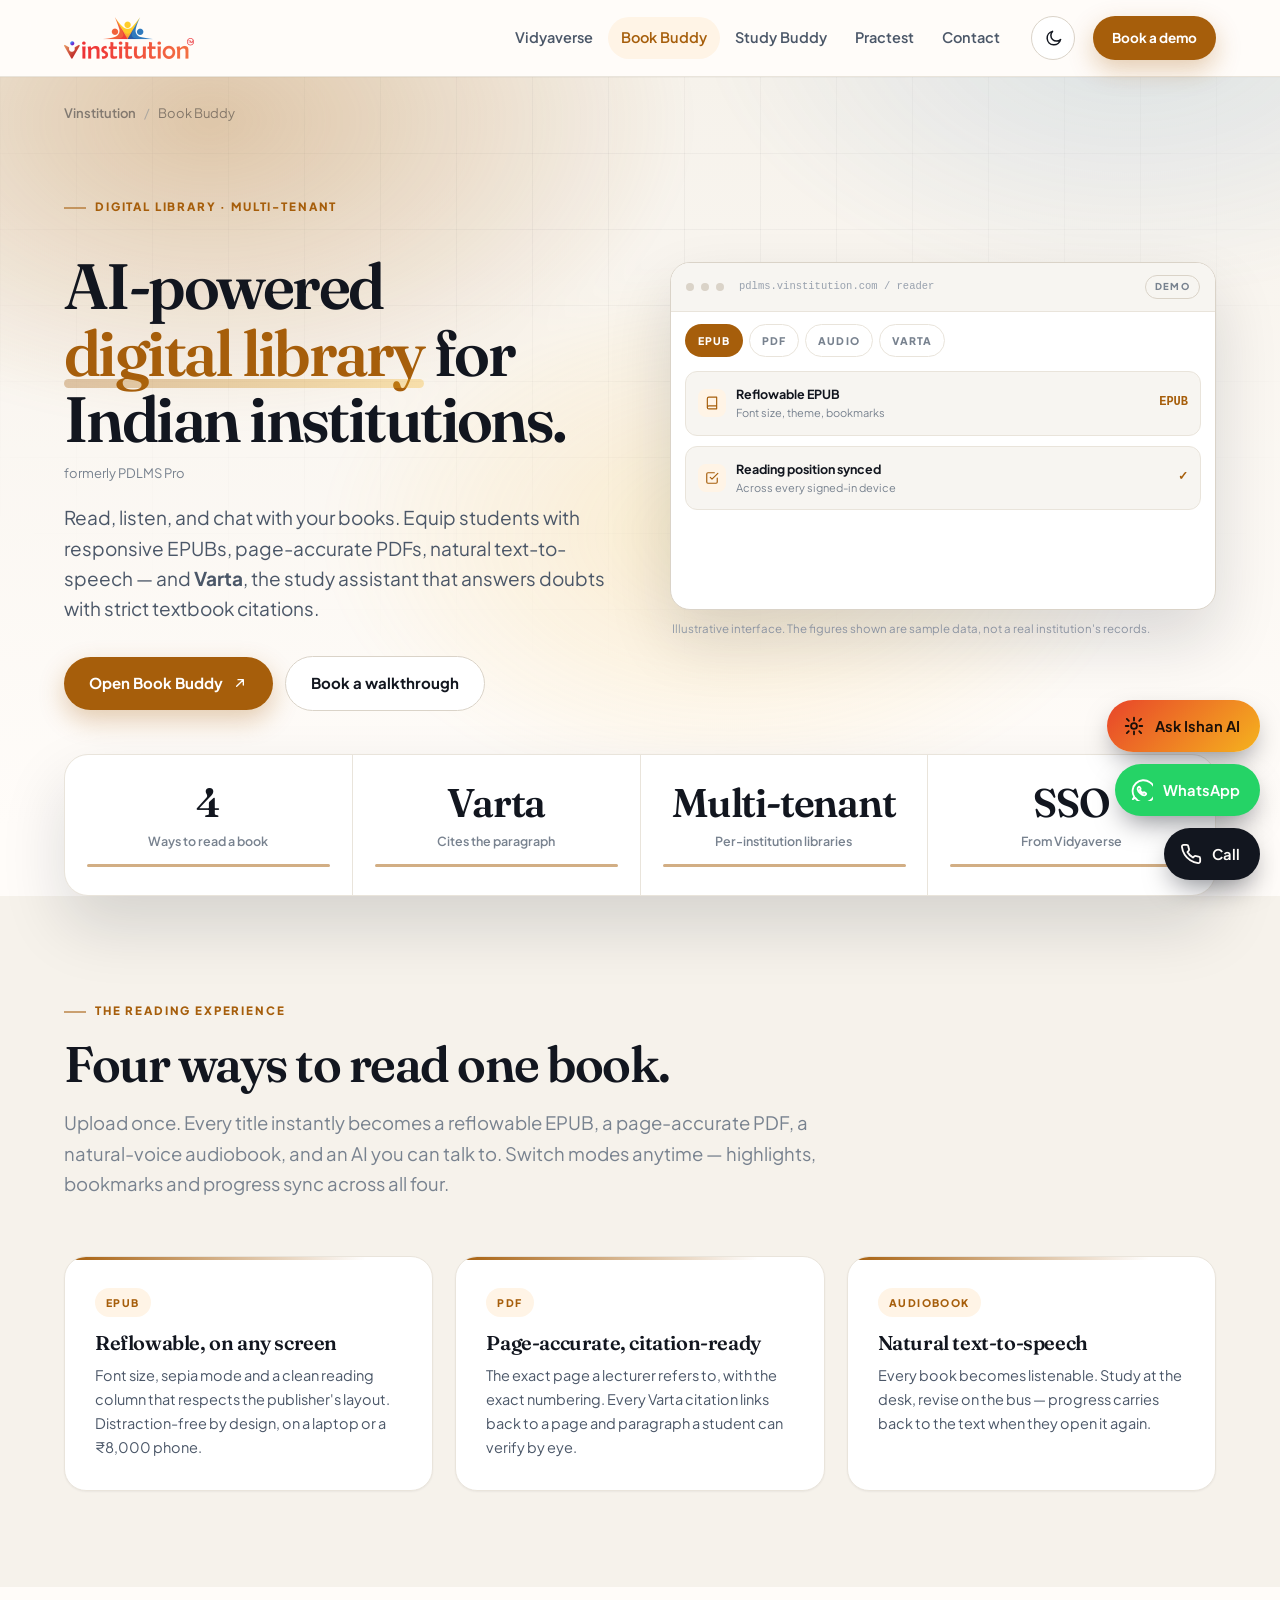
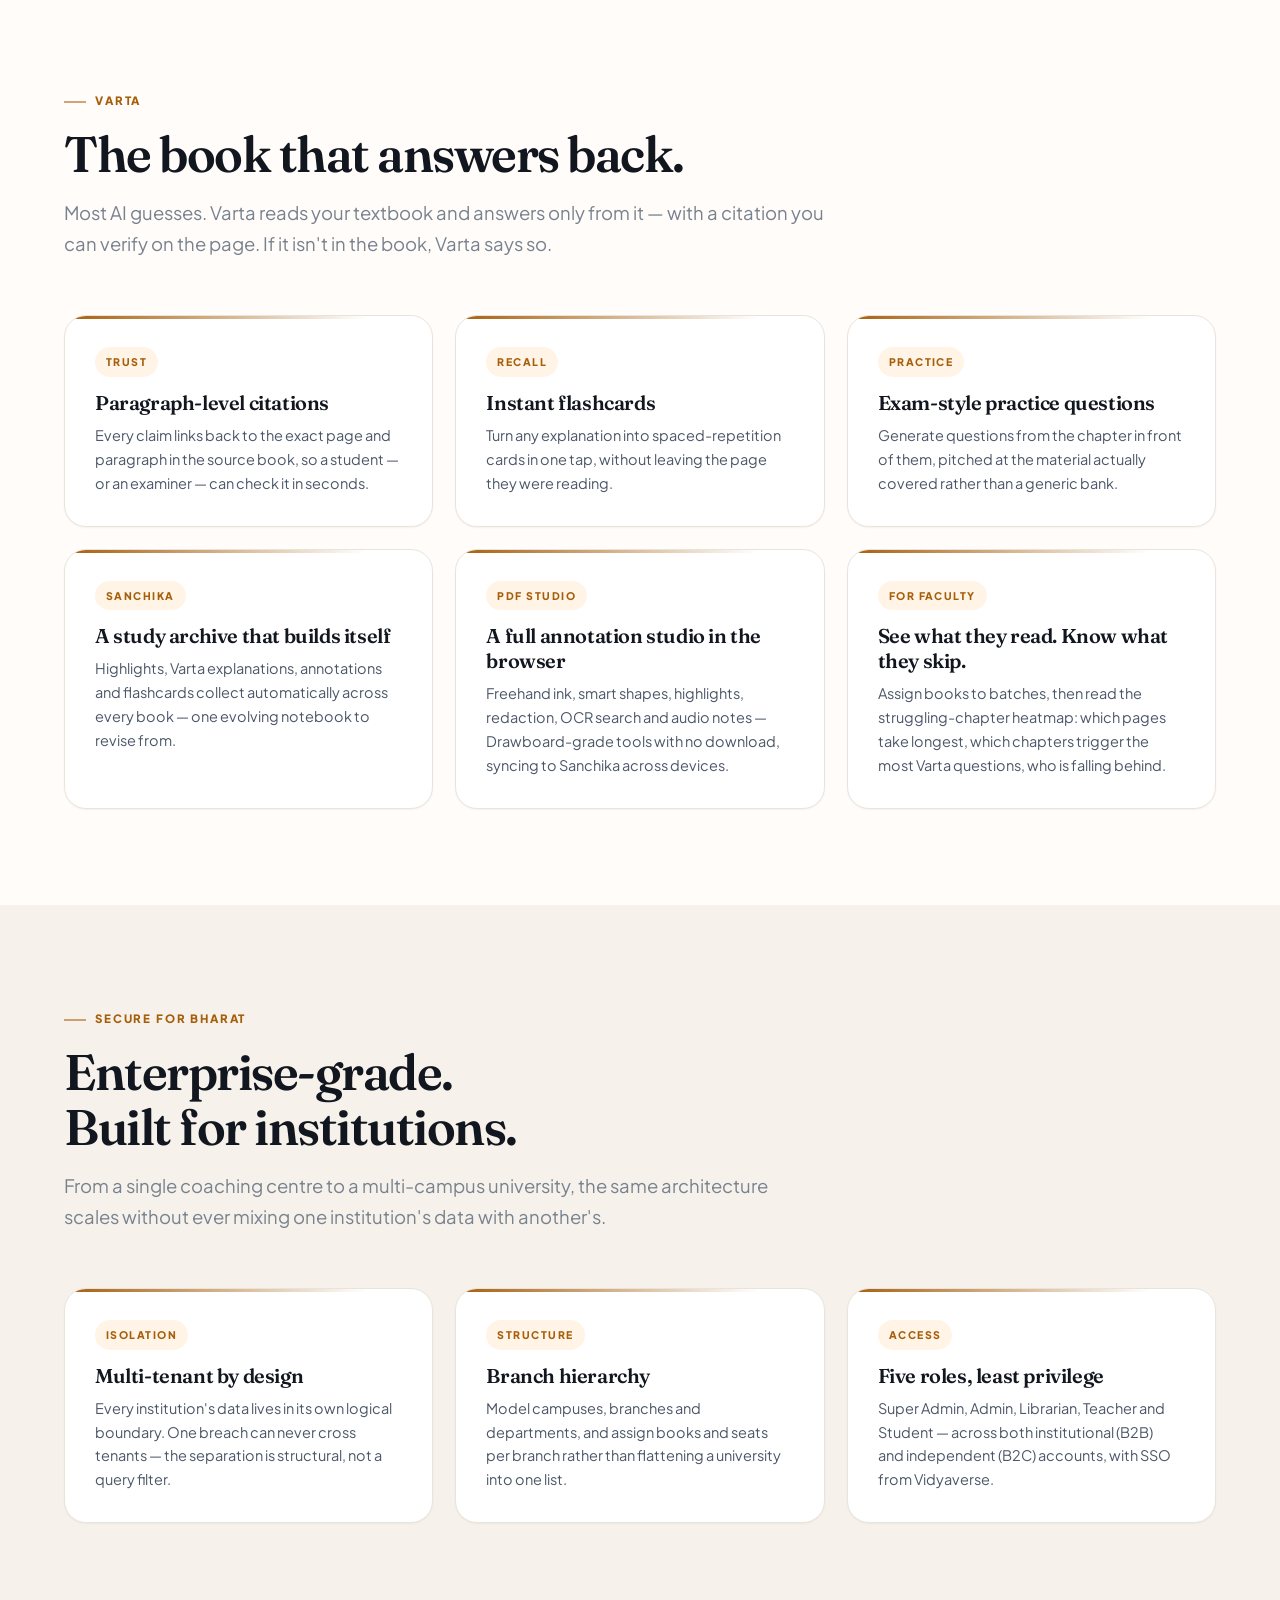
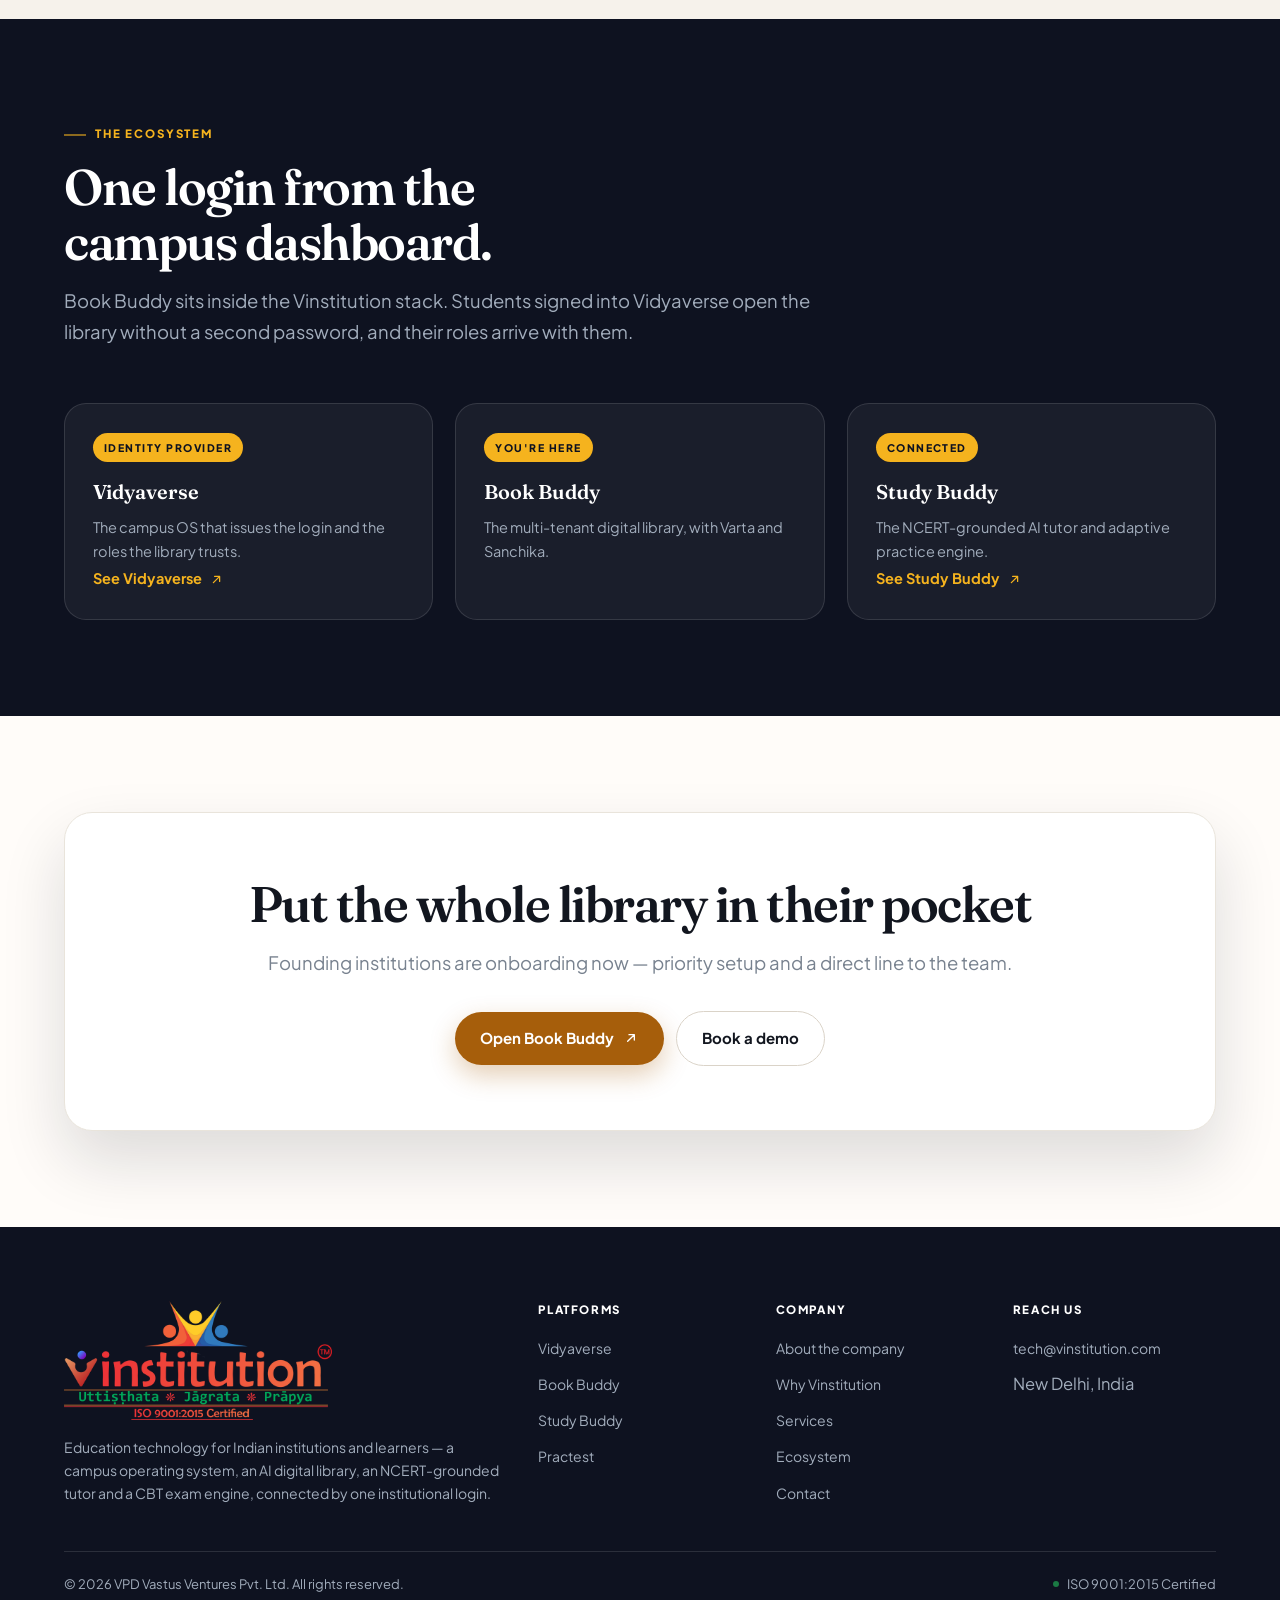
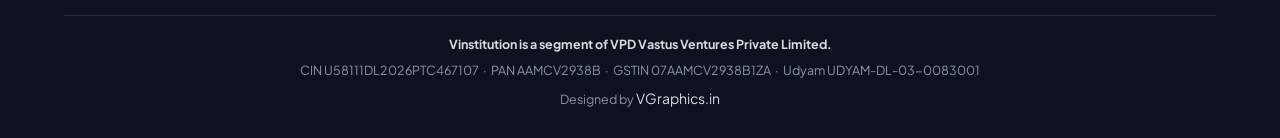
<file: products/pdlms.html>
<!DOCTYPE html>
<html lang="en" data-acc="pd">
<head>
<meta charset="UTF-8">
<meta name="viewport" content="width=device-width, initial-scale=1">
<title>Book Buddy (formerly PDLMS Pro) — AI Digital Library | Vinstitution</title>
<meta name="description" content="Book Buddy turns every title into a reflowable EPUB, a page-accurate PDF, a natural-voice audiobook and Varta — an AI study assistant that answers only from the textbook, with paragraph-level citations.">
<meta name="robots" content="index, follow">
<link rel="canonical" href="https://vinstitution.com/products/pdlms.html">

<meta property="og:type" content="website">
<meta property="og:site_name" content="Vinstitution">
<meta property="og:title" content="Book Buddy — AI-Powered Digital Library">
<meta property="og:description" content="Read, listen, and chat with your books. Four reading modes and an AI assistant that cites the page.">
<meta property="og:url" content="https://vinstitution.com/products/pdlms.html">
<meta property="og:image" content="https://vinstitution.com/assets/img/og-pdlms.png">
<meta name="twitter:card" content="summary_large_image">
<meta name="twitter:title" content="Book Buddy — AI-Powered Digital Library">
<meta name="twitter:description" content="Read, listen, and chat with your books. Four reading modes and an AI assistant that cites the page.">
<meta name="twitter:image" content="https://vinstitution.com/assets/img/og-pdlms.png">
<meta name="theme-color" content="#FFFCF9" media="(prefers-color-scheme: light)">
<meta name="theme-color" content="#090D15" media="(prefers-color-scheme: dark)">

<link rel="icon" href="../favicon-32.png" type="image/png" sizes="32x32">
<link rel="icon" href="../assets/img/icon-192.png" type="image/png" sizes="192x192">
<link rel="apple-touch-icon" href="../assets/img/apple-touch-icon.png">

<link rel="preconnect" href="https://fonts.googleapis.com">
<link rel="preconnect" href="https://fonts.gstatic.com" crossorigin>
<link href="https://fonts.googleapis.com/css2?family=Fraunces:opsz,wght@9..144,400;9..144,500;9..144,600;9..144,700&family=Plus+Jakarta+Sans:wght@400;500;600;700;800&family=Mukta:wght@400;500;600&display=swap" rel="stylesheet">
<script>
  (function(){
    try{
      var s = localStorage.getItem('vin-theme');
      var d = window.matchMedia('(prefers-color-scheme: dark)').matches;
      document.documentElement.setAttribute('data-theme', s || (d ? 'dark' : 'light'));
    }catch(e){ document.documentElement.setAttribute('data-theme','light'); }
  })();
</script>
<link rel="stylesheet" href="../assets/css/style.css?v=5">
<link rel="stylesheet" href="../assets/css/product.css?v=5">
<link rel="stylesheet" href="../ishan/ishan.css?v=5">
<script type="application/ld+json">
{"@context":"https://schema.org","@type":"SoftwareApplication","name":"Book Buddy",
"applicationCategory":"EducationalApplication","operatingSystem":"Web",
"url":"https://pdlms.vinstitution.com",
"description":"Multi-tenant AI-powered digital library management system with four reading modes and the Varta citation-grounded study assistant.",
"publisher":{"@type":"Organization","name":"Vinstitution","url":"https://vinstitution.com/"}}
</script>
</head>
<body>

<div id="scroll-progress" class="progress" aria-hidden="true"></div>

<header class="top">
  <div class="wrap">
    <div class="top__in">
      <a class="top__logo" href="../index.html" aria-label="Vinstitution — home">
        <img src="../assets/logos/vinstitution-lockup.png" alt="Vinstitution" width="520" height="168" fetchpriority="high">
      </a>
      <nav class="top__nav" aria-label="Primary"><a href="vidyaverse.html">Vidyaverse</a><a href="pdlms.html" aria-current="page">Book Buddy</a><a href="digi-classroom.html">Study Buddy</a><a href="practest.html">Practest</a><a href="../#contact">Contact</a></nav>
      <button type="button" id="theme-toggle" class="iconbtn" aria-label="Switch to night mode" title="Switch to night mode">
        <span class="ico-dark"><svg viewBox="0 0 24 24" fill="none" stroke="currentColor" stroke-width="1.9" stroke-linecap="round" stroke-linejoin="round" aria-hidden="true" style="width:19px;height:19px"><circle cx="12" cy="12" r="4.2"></circle><path d="M12 2v2.4M12 19.6V22M2 12h2.4M19.6 12H22M4.9 4.9l1.7 1.7M17.4 17.4l1.7 1.7M19.1 4.9l-1.7 1.7M6.6 17.4l-1.7 1.7"></path></svg></span><span class="ico-light"><svg viewBox="0 0 24 24" fill="none" stroke="currentColor" stroke-width="1.9" stroke-linecap="round" stroke-linejoin="round" aria-hidden="true" style="width:19px;height:19px"><path d="M21 13.2A8.6 8.6 0 1 1 10.8 3a6.8 6.8 0 0 0 10.2 10.2Z"></path></svg></span>
      </button>
      <a class="b b--acc b--sm top__cta" href="../#contact">Book a demo</a>
      <button type="button" id="nav-toggle" class="burger2" aria-label="Menu" aria-controls="mnav" aria-expanded="false"><svg viewBox="0 0 24 24" fill="none" stroke="currentColor" stroke-width="2" stroke-linecap="round" stroke-linejoin="round" aria-hidden="true" style="width:20px;height:20px"><path d="M4 7h16M4 12h16M4 17h16"></path></svg></button>
    </div>
  </div>
</header>

<nav id="mnav" class="mnav2" aria-label="Mobile" hidden><a href="vidyaverse.html">Vidyaverse</a><a href="pdlms.html">Book Buddy</a><a href="digi-classroom.html">Study Buddy</a><a href="practest.html">Practest</a><a href="../#contact">Contact</a>
  <a class="b b--acc" href="../#contact" style="align-self:flex-start;margin-top:22px">Book a demo</a>
</nav>

<section class="phero2" id="top">
  <span class="phero2__glow" aria-hidden="true"></span>
  <span class="phero2__grid" aria-hidden="true"></span>
  <div class="wrap">
    <nav class="crumb2" aria-label="Breadcrumb"><a href="../index.html">Vinstitution</a><span>/</span>Book Buddy</nav>
    <div class="phero2__in">
      <div style="min-width:0">
        <span class="eyeb">Digital library · multi-tenant</span>
        <h1 class="h1">AI-powered <em>digital library</em> for Indian institutions.</h1>
        <p class="crumb2" style="padding-top:10px">formerly PDLMS Pro</p>
        
        <p class="plede">Read, listen, and chat with your books. Equip students with responsive EPUBs, page-accurate PDFs, natural text-to-speech — and <strong>Varta</strong>, the study assistant that answers doubts with strict textbook citations.</p>
        <div class="pcta"><a class="b b--acc" href="https://pdlms.vinstitution.com" target="_blank" rel="noopener">Open Book Buddy <svg viewBox="0 0 24 24" fill="none" stroke="currentColor" stroke-width="2" stroke-linecap="round" stroke-linejoin="round" aria-hidden="true" style="width:16px;height:16px"><path d="M7 17 17 7M9 7h8v8"></path></svg></a><a class="b b--ghost" href="../#contact">Book a walkthrough</a></div>
      </div>
      <div style="min-width:0"><div class="app"><div class="app__bar"><i></i><i></i><i></i><span class="app__url">pdlms.vinstitution.com / reader</span><span class="app__demo">DEMO</span></div><div class="app__tabs"><button type="button" class="mock-tab is-active" data-tabset="pd" data-tab="0">EPUB</button><button type="button" class="mock-tab" data-tabset="pd" data-tab="1">PDF</button><button type="button" class="mock-tab" data-tabset="pd" data-tab="2">AUDIO</button><button type="button" class="mock-tab" data-tabset="pd" data-tab="3">VARTA</button></div><div class="app__body"><div class="mock-panel" data-panel="pd-0"><div class="row"><span class="row__ic"><svg viewBox="0 0 24 24" fill="none" stroke="currentColor" stroke-width="2" stroke-linecap="round" stroke-linejoin="round" aria-hidden="true" style="width:14px;height:14px"><path d="M4 19.5A2.5 2.5 0 0 1 6.5 17H20M6.5 2H20v20H6.5A2.5 2.5 0 0 1 4 19.5v-15A2.5 2.5 0 0 1 6.5 2Z"></path></svg></span><span class="row__t"><b>Reflowable EPUB</b><span>Font size, theme, bookmarks</span></span><span class="row__v">EPUB</span></div><div class="row"><span class="row__ic"><svg viewBox="0 0 24 24" fill="none" stroke="currentColor" stroke-width="2" stroke-linecap="round" stroke-linejoin="round" aria-hidden="true" style="width:14px;height:14px"><path d="m9 11 3 3L22 4M21 12v7a2 2 0 0 1-2 2H5a2 2 0 0 1-2-2V5a2 2 0 0 1 2-2h11"></path></svg></span><span class="row__t"><b>Reading position synced</b><span>Across every signed-in device</span></span><span class="row__v">✓</span></div></div><div class="mock-panel" data-panel="pd-1" hidden><div class="row"><span class="row__ic"><svg viewBox="0 0 24 24" fill="none" stroke="currentColor" stroke-width="2" stroke-linecap="round" stroke-linejoin="round" aria-hidden="true" style="width:14px;height:14px"><path d="M4 19.5A2.5 2.5 0 0 1 6.5 17H20M6.5 2H20v20H6.5A2.5 2.5 0 0 1 4 19.5v-15A2.5 2.5 0 0 1 6.5 2Z"></path></svg></span><span class="row__t"><b>Page-accurate PDF</b><span>Exactly as the publisher set it</span></span><span class="row__v">PDF</span></div><div class="meter"><i style="width:46%"></i></div><div class="row"><span class="row__ic"><svg viewBox="0 0 24 24" fill="none" stroke="currentColor" stroke-width="2" stroke-linecap="round" stroke-linejoin="round" aria-hidden="true" style="width:14px;height:14px"><path d="m9 11 3 3L22 4M21 12v7a2 2 0 0 1-2 2H5a2 2 0 0 1-2-2V5a2 2 0 0 1 2-2h11"></path></svg></span><span class="row__t"><b>Page 118 of 256</b><span>Annotations kept per student</span></span><span class="row__v">46%</span></div></div><div class="mock-panel" data-panel="pd-2" hidden><div class="row" style="gap:12px"><button type="button" id="pd-play" class="playbtn" aria-label="Play"><span class="ico-playing" hidden><svg viewBox="0 0 24 24" fill="none" stroke="currentColor" stroke-width="2" stroke-linecap="round" stroke-linejoin="round" aria-hidden="true" style="width:15px;height:15px"><path d="M8 4h3v16H8zM13 4h3v16h-3z"></path></svg></span><span class="ico-paused"><svg viewBox="0 0 24 24" fill="none" stroke="currentColor" stroke-width="2" stroke-linecap="round" stroke-linejoin="round" aria-hidden="true" style="width:15px;height:15px"><path d="M7 4v16l13-8z"></path></svg></span></button><span class="row__t"><b>Natural text-to-speech</b><span>Chapter 4 · The Living World</span></span><span class="row__v" id="pd-time">01:05</span></div><div class="wavewrap"><i class="wv" style="--h:17px;--d:0.82s"></i><i class="wv" style="--h:24px;--d:0.94s"></i><i class="wv" style="--h:11px;--d:1.06s"></i><i class="wv" style="--h:18px;--d:1.18s"></i><i class="wv" style="--h:25px;--d:0.70s"></i><i class="wv" style="--h:12px;--d:0.82s"></i><i class="wv" style="--h:19px;--d:0.94s"></i><i class="wv" style="--h:26px;--d:1.06s"></i><i class="wv" style="--h:13px;--d:1.18s"></i><i class="wv" style="--h:20px;--d:0.70s"></i><i class="wv" style="--h:27px;--d:0.82s"></i><i class="wv" style="--h:14px;--d:0.94s"></i></div><div class="meter"><i id="pd-bar" style="width:34%"></i></div></div><div class="mock-panel" data-panel="pd-3" hidden><div class="note"><b>Varta · study assistant</b>“Why is the mitochondrion called the powerhouse?”</div><div class="row"><span class="row__ic"><svg viewBox="0 0 24 24" fill="none" stroke="currentColor" stroke-width="2" stroke-linecap="round" stroke-linejoin="round" aria-hidden="true" style="width:14px;height:14px"><path d="M12 3v4M12 17v4M3 12h4M17 12h4M5.6 5.6l2.8 2.8M15.6 15.6l2.8 2.8M18.4 5.6l-2.8 2.8M8.4 15.6l-2.8 2.8"></path></svg></span><span class="row__t"><b>Answered from your own library</b><span>Cited to page 118, paragraph 3</span></span><span class="row__v">CITED</span></div><div class="row"><span class="row__ic"><svg viewBox="0 0 24 24" fill="none" stroke="currentColor" stroke-width="2" stroke-linecap="round" stroke-linejoin="round" aria-hidden="true" style="width:14px;height:14px"><path d="M4 19.5A2.5 2.5 0 0 1 6.5 17H20M6.5 2H20v20H6.5A2.5 2.5 0 0 1 4 19.5v-15A2.5 2.5 0 0 1 6.5 2Z"></path></svg></span><span class="row__t"><b>Saved to Sanchika</b><span>Your notebook, searchable later</span></span><span class="row__v">✓</span></div></div></div></div><p class="app__note">Illustrative interface. The figures shown are sample data, not a real institution&#39;s records.</p></div>
    </div>
  </div>
</section>

<div class="wrap"><div class="facts"><div class="fact"><b>4</b><span>Ways to read a book</span><i></i></div><div class="fact" data-rv><b>Varta</b><span>Cites the paragraph</span><i></i></div><div class="fact" data-rv><b>Multi-tenant</b><span>Per-institution libraries</span><i></i></div><div class="fact" data-rv><b>SSO</b><span>From Vidyaverse</span><i></i></div></div></div>

<section class="sec sec--alt"><div class="wrap"><div class="sechead" data-rv><span class="eyeb">The reading experience</span><h2 class="h2">Four ways to read one book.</h2><p class="lede">Upload once. Every title instantly becomes a reflowable EPUB, a page-accurate PDF, a natural-voice audiobook, and an AI you can talk to. Switch modes anytime — highlights, bookmarks and progress sync across all four.</p></div><div class="grid"><article class="card" data-rv data-rv-delay="0"><span class="card__rule"></span><span class="card__tag">EPUB</span><h3>Reflowable, on any screen</h3><p>Font size, sepia mode and a clean reading column that respects the publisher's layout. Distraction-free by design, on a laptop or a ₹8,000 phone.</p></article><article class="card" data-rv data-rv-delay="60"><span class="card__rule"></span><span class="card__tag">PDF</span><h3>Page-accurate, citation-ready</h3><p>The exact page a lecturer refers to, with the exact numbering. Every Varta citation links back to a page and paragraph a student can verify by eye.</p></article><article class="card" data-rv data-rv-delay="120"><span class="card__rule"></span><span class="card__tag">Audiobook</span><h3>Natural text-to-speech</h3><p>Every book becomes listenable. Study at the desk, revise on the bus — progress carries back to the text when they open it again.</p></article></div></div></section>

<section class="sec"><div class="wrap"><div class="sechead" data-rv><span class="eyeb">Varta</span><h2 class="h2">The book that answers back.</h2><p class="lede">Most AI guesses. Varta reads your textbook and answers only from it — with a citation you can verify on the page. If it isn't in the book, Varta says so.</p></div><div class="grid"><article class="card" data-rv data-rv-delay="0"><span class="card__rule"></span><span class="card__tag">Trust</span><h3>Paragraph-level citations</h3><p>Every claim links back to the exact page and paragraph in the source book, so a student — or an examiner — can check it in seconds.</p></article><article class="card" data-rv data-rv-delay="60"><span class="card__rule"></span><span class="card__tag">Recall</span><h3>Instant flashcards</h3><p>Turn any explanation into spaced-repetition cards in one tap, without leaving the page they were reading.</p></article><article class="card" data-rv data-rv-delay="120"><span class="card__rule"></span><span class="card__tag">Practice</span><h3>Exam-style practice questions</h3><p>Generate questions from the chapter in front of them, pitched at the material actually covered rather than a generic bank.</p></article><article class="card" data-rv data-rv-delay="180"><span class="card__rule"></span><span class="card__tag">Sanchika</span><h3>A study archive that builds itself</h3><p>Highlights, Varta explanations, annotations and flashcards collect automatically across every book — one evolving notebook to revise from.</p></article><article class="card" data-rv data-rv-delay="180"><span class="card__rule"></span><span class="card__tag">PDF Studio</span><h3>A full annotation studio in the browser</h3><p>Freehand ink, smart shapes, highlights, redaction, OCR search and audio notes — Drawboard-grade tools with no download, syncing to Sanchika across devices.</p></article><article class="card" data-rv data-rv-delay="180"><span class="card__rule"></span><span class="card__tag">For faculty</span><h3>See what they read. Know what they skip.</h3><p>Assign books to batches, then read the struggling-chapter heatmap: which pages take longest, which chapters trigger the most Varta questions, who is falling behind.</p></article></div></div></section>

<section class="sec sec--alt"><div class="wrap"><div class="sechead" data-rv><span class="eyeb">Secure for Bharat</span><h2 class="h2">Enterprise-grade. Built for institutions.</h2><p class="lede">From a single coaching centre to a multi-campus university, the same architecture scales without ever mixing one institution's data with another's.</p></div><div class="grid"><article class="card" data-rv data-rv-delay="0"><span class="card__rule"></span><span class="card__tag">Isolation</span><h3>Multi-tenant by design</h3><p>Every institution's data lives in its own logical boundary. One breach can never cross tenants — the separation is structural, not a query filter.</p></article><article class="card" data-rv data-rv-delay="60"><span class="card__rule"></span><span class="card__tag">Structure</span><h3>Branch hierarchy</h3><p>Model campuses, branches and departments, and assign books and seats per branch rather than flattening a university into one list.</p></article><article class="card" data-rv data-rv-delay="120"><span class="card__rule"></span><span class="card__tag">Access</span><h3>Five roles, least privilege</h3><p>Super Admin, Admin, Librarian, Teacher and Student — across both institutional (B2B) and independent (B2C) accounts, with SSO from Vidyaverse.</p></article></div></div></section>

<section class="sec sec--band"><div class="wrap"><div class="sechead" data-rv><span class="eyeb">The ecosystem</span><h2 class="h2">One login from the campus dashboard.</h2><p class="lede">Book Buddy sits inside the Vinstitution stack. Students signed into Vidyaverse open the library without a second password, and their roles arrive with them.</p></div><div class="ecogrid2"><article class="ecocard2" data-rv data-rv-delay="0"><span class="card__tag">Identity provider</span><h3>Vidyaverse</h3><p>The campus OS that issues the login and the roles the library trusts.</p><a class="linkarrow" href="vidyaverse.html" style="color:var(--gold-hi)">See Vidyaverse <svg viewBox="0 0 24 24" fill="none" stroke="currentColor" stroke-width="2" stroke-linecap="round" stroke-linejoin="round" aria-hidden="true" style="width:15px;height:15px"><path d="M7 17 17 7M9 7h8v8"></path></svg></a></article><article class="ecocard2" data-rv data-rv-delay="60"><span class="card__tag">You're here</span><h3>Book Buddy</h3><p>The multi-tenant digital library, with Varta and Sanchika.</p></article><article class="ecocard2" data-rv data-rv-delay="120"><span class="card__tag">Connected</span><h3>Study Buddy</h3><p>The NCERT-grounded AI tutor and adaptive practice engine.</p><a class="linkarrow" href="digi-classroom.html" style="color:var(--gold-hi)">See Study Buddy <svg viewBox="0 0 24 24" fill="none" stroke="currentColor" stroke-width="2" stroke-linecap="round" stroke-linejoin="round" aria-hidden="true" style="width:15px;height:15px"><path d="M7 17 17 7M9 7h8v8"></path></svg></a></article></div></div></section>

<section class="sec"><div class="wrap"><div class="close" data-rv><span class="close__glow"></span><h2 class="h2">Put the whole library in their pocket</h2><p class="lede" style="margin-inline:auto">Founding institutions are onboarding now — priority setup and a direct line to the team.</p><div class="pcta"><a class="b b--acc" href="https://pdlms.vinstitution.com" target="_blank" rel="noopener">Open Book Buddy <svg viewBox="0 0 24 24" fill="none" stroke="currentColor" stroke-width="2" stroke-linecap="round" stroke-linejoin="round" aria-hidden="true" style="width:16px;height:16px"><path d="M7 17 17 7M9 7h8v8"></path></svg></a><a class="b b--ghost" href="../#contact">Book a demo</a></div></div></div></section>

<footer class="foot">
  <div class="wrap">
    <div class="foot__top">
      <div class="foot__brand">
        <a href="../index.html" aria-label="Vinstitution — home">
          <img src="../assets/logos/vinstitution-full.png" alt="Vinstitution — Uttiṣṭhata, Jāgrata, Prāpya · ISO 9001:2015 Certified" width="760" height="338" loading="lazy">
        </a>
        <p>Education technology for Indian institutions and learners — a campus operating system, an AI digital library, an NCERT-grounded tutor and a CBT exam engine, connected by one institutional login.</p>
      </div>
      <div>
        <h4>Platforms</h4>
        <ul><li><a href="vidyaverse.html">Vidyaverse</a></li><li><a href="pdlms.html">Book Buddy</a></li><li><a href="digi-classroom.html">Study Buddy</a></li><li><a href="practest.html">Practest</a></li></ul>
      </div>
      <div>
        <h4>Company</h4>
        <ul>
          <li><a href="../about.html">About the company</a></li>
          <li><a href="../index.html#why">Why Vinstitution</a></li>
          <li><a href="../index.html#services">Services</a></li>
          <li><a href="../index.html#ecosystem">Ecosystem</a></li>
          <li><a href="../#contact">Contact</a></li>
        </ul>
      </div>
      <div>
        <h4>Reach us</h4>
        <ul>
          <li><a href="mailto:tech@vinstitution.com">tech@vinstitution.com</a></li>
          <li>New Delhi, India</li>
        </ul>
      </div>
    </div>
    <div class="foot__btm">
      <span>&copy; <span data-year>2026</span> VPD Vastus Ventures Pvt. Ltd. All rights reserved.</span>
      <span class="foot__iso">ISO 9001:2015 Certified</span>
    </div>
    <div class="foot__legal">
      <p><strong>Vinstitution is a segment of VPD Vastus Ventures Private Limited.</strong></p>
      <p>CIN U58111DL2026PTC467107 &nbsp;&middot;&nbsp; PAN AAMCV2938B &nbsp;&middot;&nbsp; GSTIN 07AAMCV2938B1ZA &nbsp;&middot;&nbsp; Udyam UDYAM-DL-03-0083001</p>
      <p>Designed by <a href="https://vgraphics.in" target="_blank" rel="noopener">VGraphics.in</a></p>
    </div>
  </div>
</footer>

<a href="#top" id="to-top" class="totop" aria-label="Back to top"><svg viewBox="0 0 24 24" fill="none" stroke="currentColor" stroke-width="2.2" stroke-linecap="round" stroke-linejoin="round" aria-hidden="true" style="width:18px;height:18px"><path d="M12 19V5M5 12l7-7 7 7"></path></svg></a>

<script src="../assets/js/main.js?v=5"></script>
<script src="../ishan/ishan.js?v=5" defer></script>
</body>
</html>
</file>
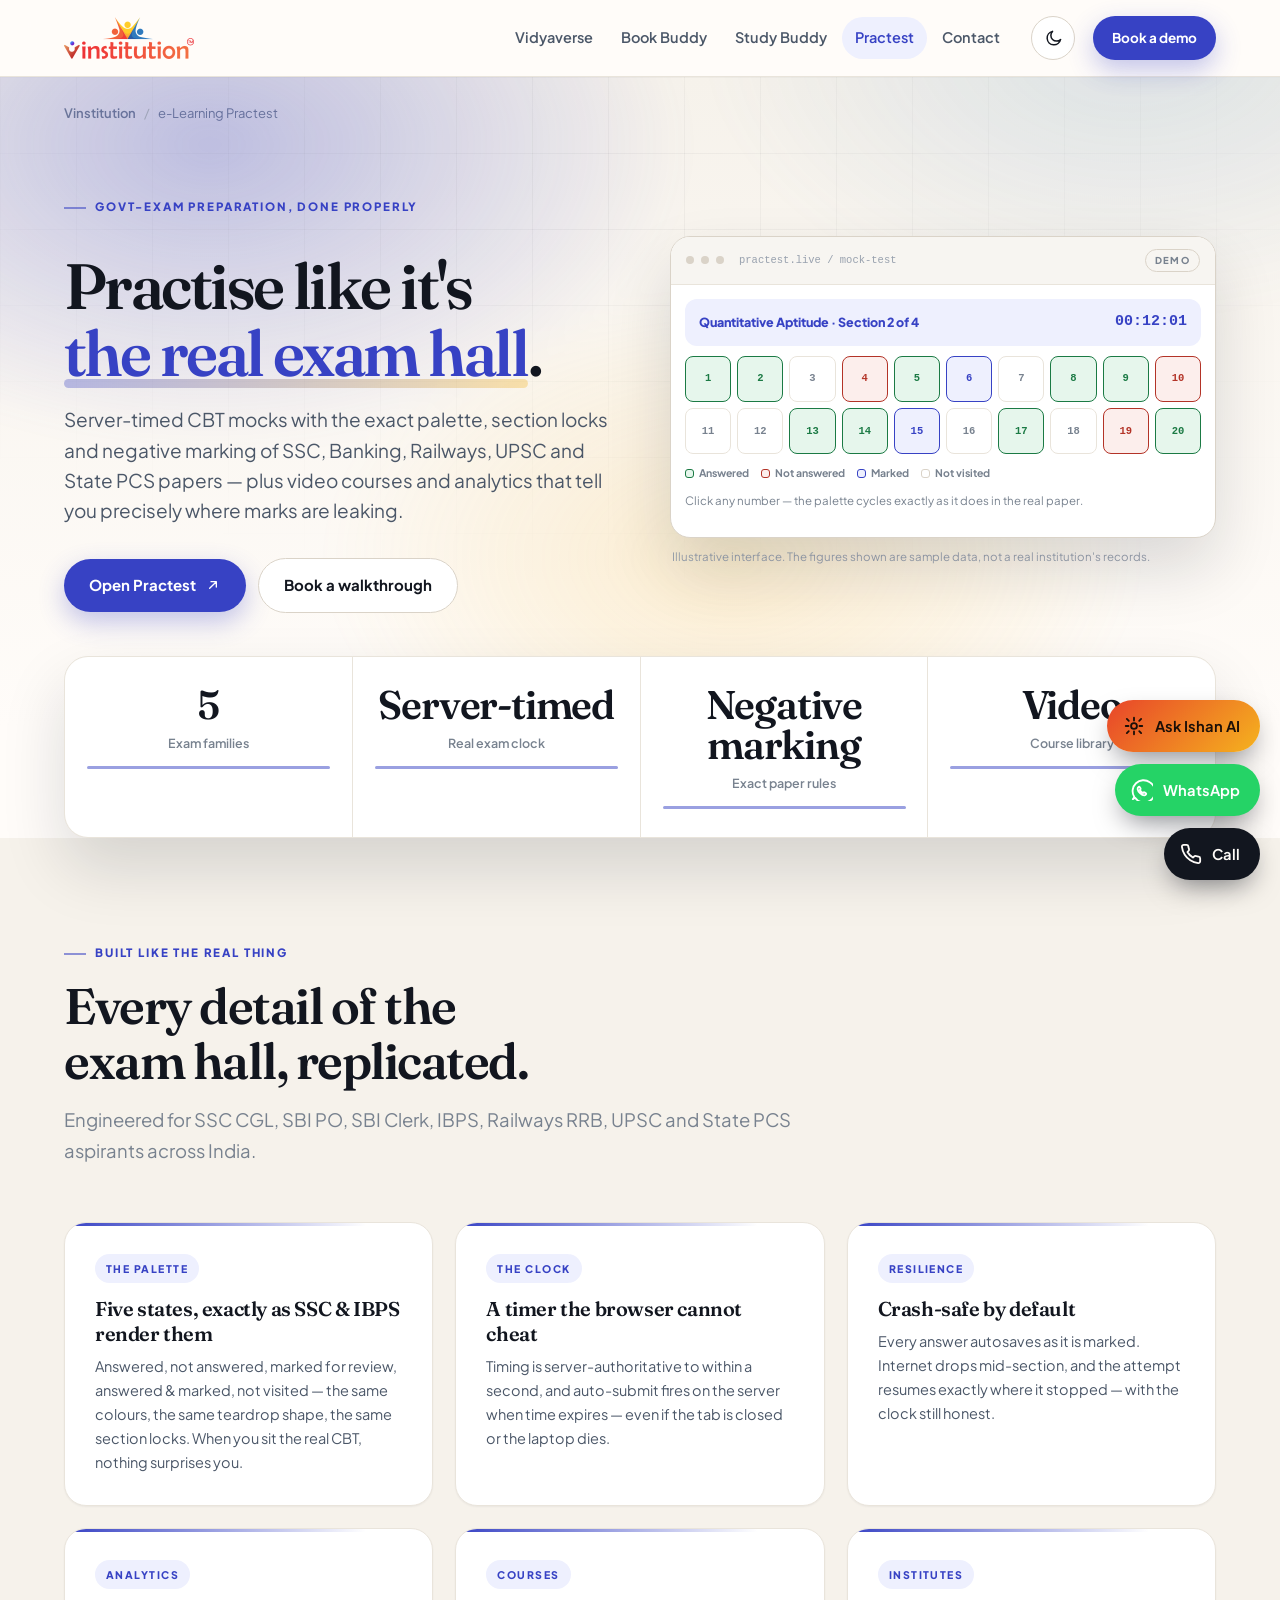
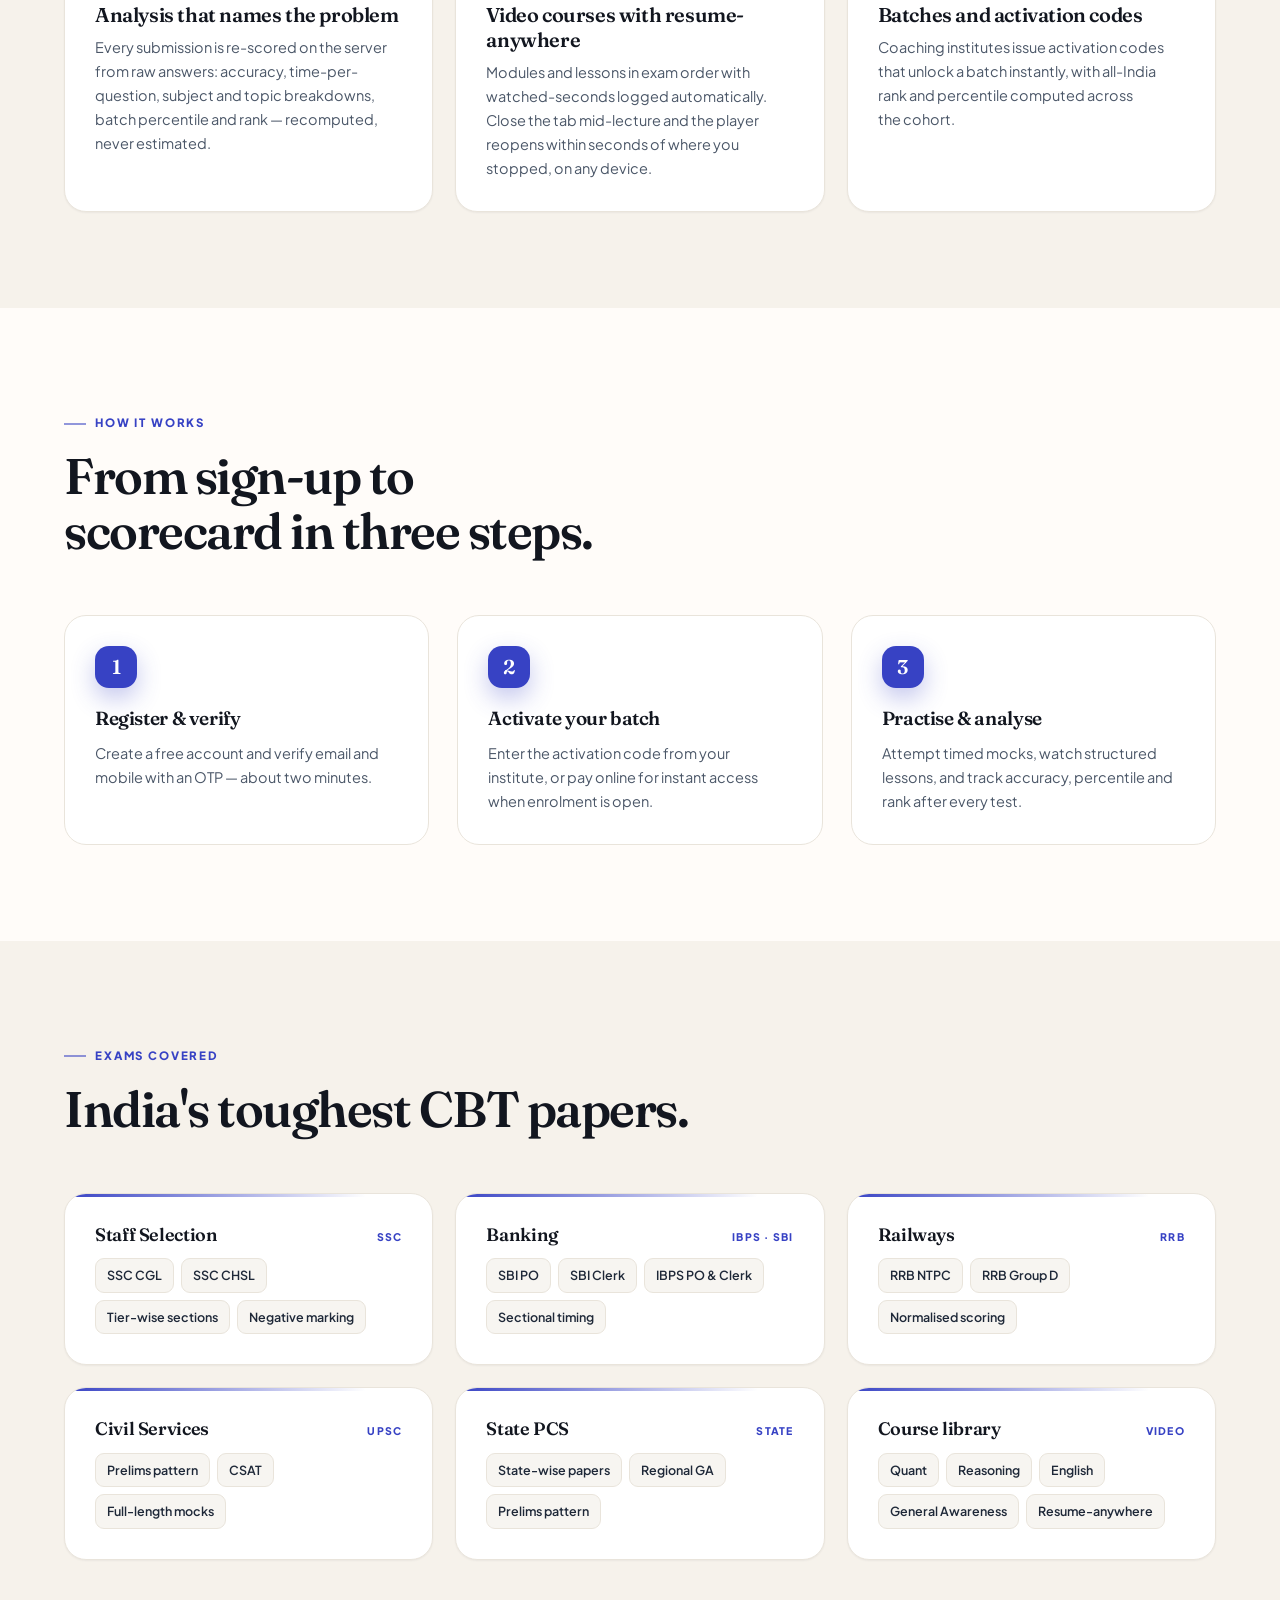
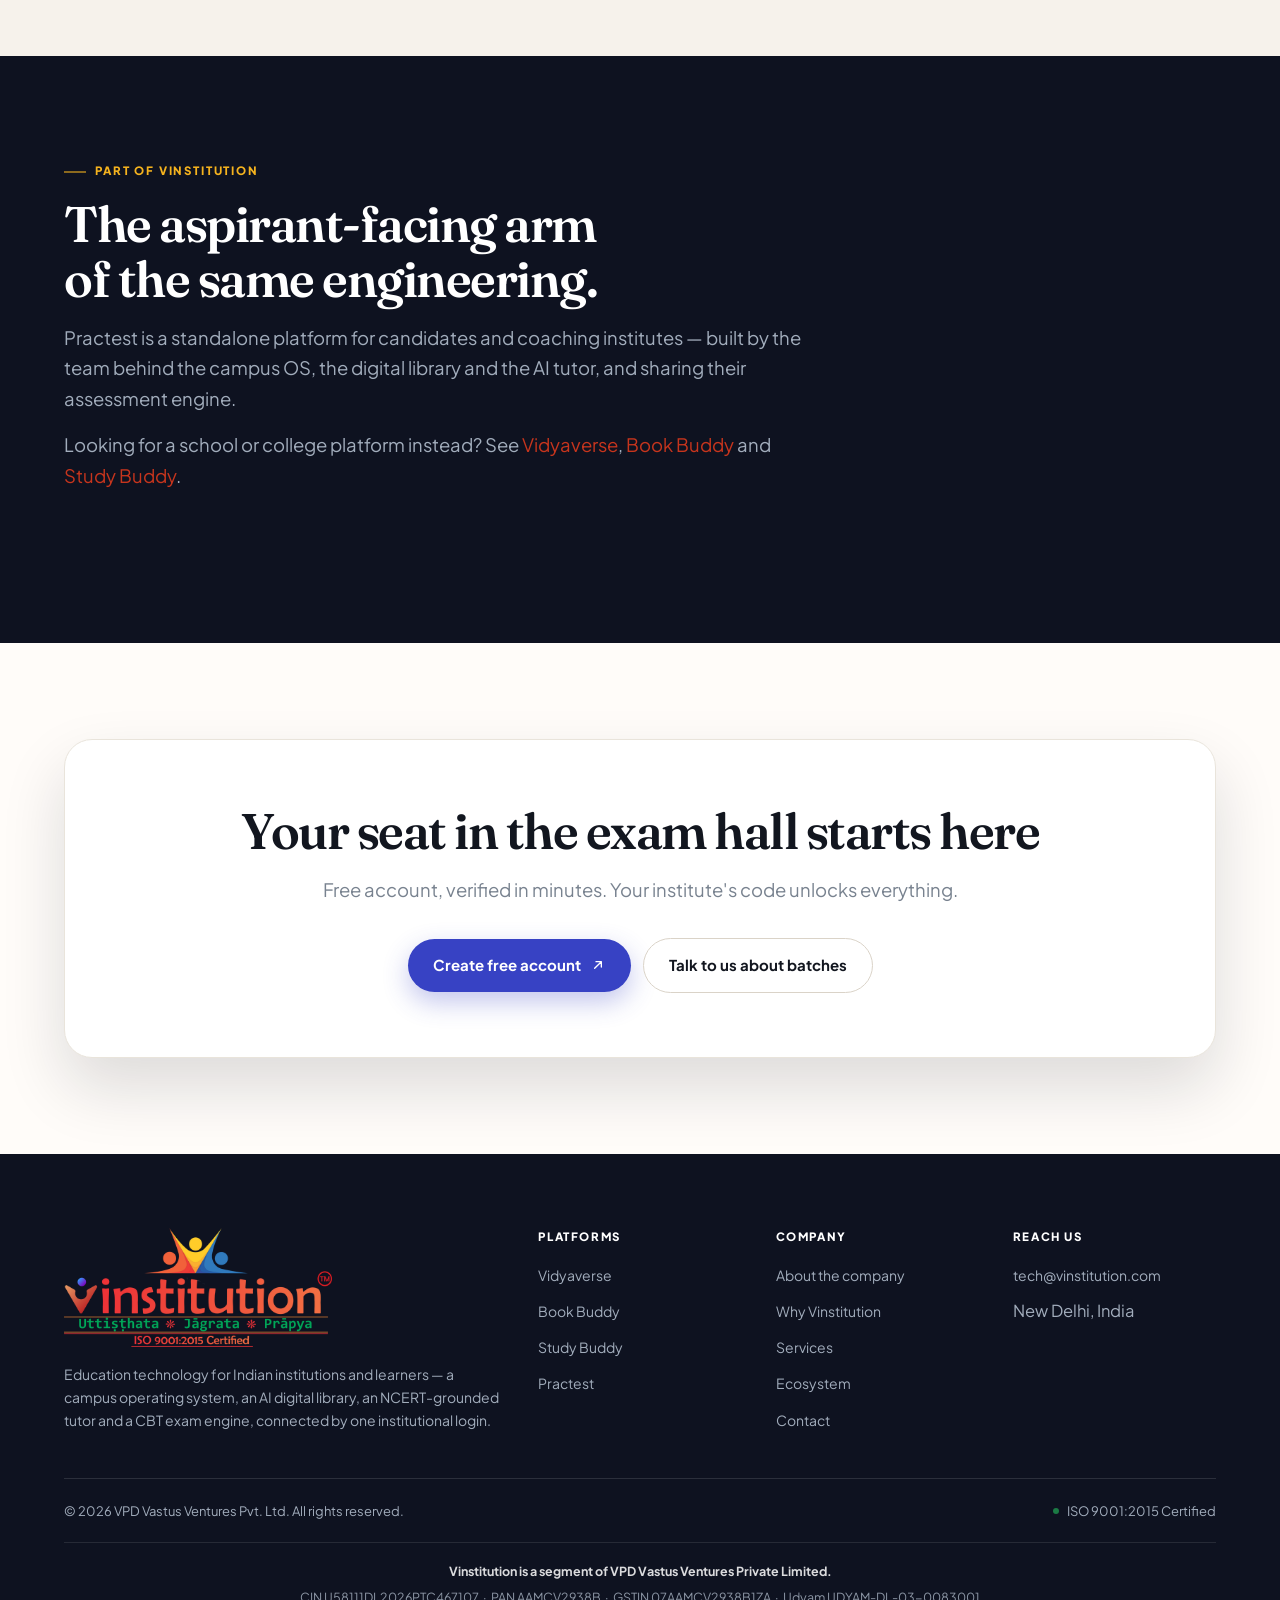
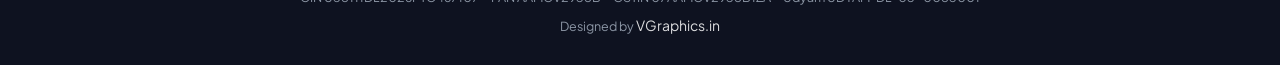
<file: products/practest.html>
<!DOCTYPE html>
<html lang="en" data-acc="pt">
<head>
<meta charset="UTF-8">
<meta name="viewport" content="width=device-width, initial-scale=1">
<title>e-Learning Practest — Exam-Pattern CBT Mocks for SSC, Banking, RRB &amp; UPSC | Vinstitution</title>
<meta name="description" content="e-Learning Practest replicates the real CBT exam hall: server-timed mocks with the exact five-state palette, section locks and negative marking of SSC, Banking, Railways, UPSC and State PCS papers, plus video courses and analytics.">
<meta name="robots" content="index, follow">
<link rel="canonical" href="https://vinstitution.com/products/practest.html">

<meta property="og:type" content="website">
<meta property="og:site_name" content="Vinstitution">
<meta property="og:title" content="e-Learning Practest — Practise like it's the real exam hall">
<meta property="og:description" content="Server-timed CBT mocks with exam-exact palette, section locks and negative marking for India's government exams.">
<meta property="og:url" content="https://vinstitution.com/products/practest.html">
<meta property="og:image" content="https://vinstitution.com/assets/img/og-practest.png">
<meta name="twitter:card" content="summary_large_image">
<meta name="twitter:title" content="e-Learning Practest — Practise like it's the real exam hall">
<meta name="twitter:description" content="Server-timed CBT mocks with exam-exact palette, section locks and negative marking for India's government exams.">
<meta name="twitter:image" content="https://vinstitution.com/assets/img/og-practest.png">
<meta name="theme-color" content="#FFFCF9" media="(prefers-color-scheme: light)">
<meta name="theme-color" content="#090D15" media="(prefers-color-scheme: dark)">

<link rel="icon" href="../favicon-32.png" type="image/png" sizes="32x32">
<link rel="icon" href="../assets/img/icon-192.png" type="image/png" sizes="192x192">
<link rel="apple-touch-icon" href="../assets/img/apple-touch-icon.png">

<link rel="preconnect" href="https://fonts.googleapis.com">
<link rel="preconnect" href="https://fonts.gstatic.com" crossorigin>
<link href="https://fonts.googleapis.com/css2?family=Fraunces:opsz,wght@9..144,400;9..144,500;9..144,600;9..144,700&family=Plus+Jakarta+Sans:wght@400;500;600;700;800&family=Mukta:wght@400;500;600&display=swap" rel="stylesheet">
<script>
  (function(){
    try{
      var s = localStorage.getItem('vin-theme');
      var d = window.matchMedia('(prefers-color-scheme: dark)').matches;
      document.documentElement.setAttribute('data-theme', s || (d ? 'dark' : 'light'));
    }catch(e){ document.documentElement.setAttribute('data-theme','light'); }
  })();
</script>
<link rel="stylesheet" href="../assets/css/style.css?v=5">
<link rel="stylesheet" href="../assets/css/product.css?v=5">
<link rel="stylesheet" href="../ishan/ishan.css?v=5">
<script type="application/ld+json">
{"@context":"https://schema.org","@type":"SoftwareApplication","name":"e-Learning Practest",
"applicationCategory":"EducationalApplication","operatingSystem":"Web",
"url":"https://practest.live",
"description":"Exam-pattern computer-based test platform for SSC CGL, SBI PO, SBI Clerk, IBPS, RRB, UPSC and State PCS aspirants, with server-authoritative timing, all-India percentile and structured video courses.",
"publisher":{"@type":"Organization","name":"Vinstitution","url":"https://vinstitution.com/"}}
</script>
</head>
<body>

<div id="scroll-progress" class="progress" aria-hidden="true"></div>

<header class="top">
  <div class="wrap">
    <div class="top__in">
      <a class="top__logo" href="../index.html" aria-label="Vinstitution — home">
        <img src="../assets/logos/vinstitution-lockup.png" alt="Vinstitution" width="520" height="168" fetchpriority="high">
      </a>
      <nav class="top__nav" aria-label="Primary"><a href="vidyaverse.html">Vidyaverse</a><a href="pdlms.html">Book Buddy</a><a href="digi-classroom.html">Study Buddy</a><a href="practest.html" aria-current="page">Practest</a><a href="../#contact">Contact</a></nav>
      <button type="button" id="theme-toggle" class="iconbtn" aria-label="Switch to night mode" title="Switch to night mode">
        <span class="ico-dark"><svg viewBox="0 0 24 24" fill="none" stroke="currentColor" stroke-width="1.9" stroke-linecap="round" stroke-linejoin="round" aria-hidden="true" style="width:19px;height:19px"><circle cx="12" cy="12" r="4.2"></circle><path d="M12 2v2.4M12 19.6V22M2 12h2.4M19.6 12H22M4.9 4.9l1.7 1.7M17.4 17.4l1.7 1.7M19.1 4.9l-1.7 1.7M6.6 17.4l-1.7 1.7"></path></svg></span><span class="ico-light"><svg viewBox="0 0 24 24" fill="none" stroke="currentColor" stroke-width="1.9" stroke-linecap="round" stroke-linejoin="round" aria-hidden="true" style="width:19px;height:19px"><path d="M21 13.2A8.6 8.6 0 1 1 10.8 3a6.8 6.8 0 0 0 10.2 10.2Z"></path></svg></span>
      </button>
      <a class="b b--acc b--sm top__cta" href="../#contact">Book a demo</a>
      <button type="button" id="nav-toggle" class="burger2" aria-label="Menu" aria-controls="mnav" aria-expanded="false"><svg viewBox="0 0 24 24" fill="none" stroke="currentColor" stroke-width="2" stroke-linecap="round" stroke-linejoin="round" aria-hidden="true" style="width:20px;height:20px"><path d="M4 7h16M4 12h16M4 17h16"></path></svg></button>
    </div>
  </div>
</header>

<nav id="mnav" class="mnav2" aria-label="Mobile" hidden><a href="vidyaverse.html">Vidyaverse</a><a href="pdlms.html">Book Buddy</a><a href="digi-classroom.html">Study Buddy</a><a href="practest.html">Practest</a><a href="../#contact">Contact</a>
  <a class="b b--acc" href="../#contact" style="align-self:flex-start;margin-top:22px">Book a demo</a>
</nav>

<section class="phero2" id="top">
  <span class="phero2__glow" aria-hidden="true"></span>
  <span class="phero2__grid" aria-hidden="true"></span>
  <div class="wrap">
    <nav class="crumb2" aria-label="Breadcrumb"><a href="../index.html">Vinstitution</a><span>/</span>e-Learning Practest</nav>
    <div class="phero2__in">
      <div style="min-width:0">
        <span class="eyeb">Govt-exam preparation, done properly</span>
        <h1 class="h1">Practise like it's <em>the real exam hall</em>.</h1>
        
        
        <p class="plede">Server-timed CBT mocks with the exact palette, section locks and negative marking of SSC, Banking, Railways, UPSC and State PCS papers — plus video courses and analytics that tell you precisely where marks are leaking.</p>
        <div class="pcta"><a class="b b--acc" href="https://practest.live" target="_blank" rel="noopener">Open Practest <svg viewBox="0 0 24 24" fill="none" stroke="currentColor" stroke-width="2" stroke-linecap="round" stroke-linejoin="round" aria-hidden="true" style="width:16px;height:16px"><path d="M7 17 17 7M9 7h8v8"></path></svg></a><a class="b b--ghost" href="../#contact">Book a walkthrough</a></div>
      </div>
      <div style="min-width:0"><div class="app"><div class="app__bar"><i></i><i></i><i></i><span class="app__url">practest.live / mock-test</span><span class="app__demo">DEMO</span></div><div class="app__body"><div class="clock"><span>Quantitative Aptitude · Section 2 of 4</span><time id="exam-time">00:12:04</time></div><div class="palette"><button type="button" class="cell is-1" data-cell="0" title="Answered">1</button><button type="button" class="cell is-1" data-cell="1" title="Answered">2</button><button type="button" class="cell is-0" data-cell="2" title="Not visited">3</button><button type="button" class="cell is-2" data-cell="3" title="Not answered">4</button><button type="button" class="cell is-1" data-cell="4" title="Answered">5</button><button type="button" class="cell is-3" data-cell="5" title="Marked">6</button><button type="button" class="cell is-0" data-cell="6" title="Not visited">7</button><button type="button" class="cell is-1" data-cell="7" title="Answered">8</button><button type="button" class="cell is-1" data-cell="8" title="Answered">9</button><button type="button" class="cell is-2" data-cell="9" title="Not answered">10</button><button type="button" class="cell is-0" data-cell="10" title="Not visited">11</button><button type="button" class="cell is-0" data-cell="11" title="Not visited">12</button><button type="button" class="cell is-1" data-cell="12" title="Answered">13</button><button type="button" class="cell is-1" data-cell="13" title="Answered">14</button><button type="button" class="cell is-3" data-cell="14" title="Marked">15</button><button type="button" class="cell is-0" data-cell="15" title="Not visited">16</button><button type="button" class="cell is-1" data-cell="16" title="Answered">17</button><button type="button" class="cell is-0" data-cell="17" title="Not visited">18</button><button type="button" class="cell is-2" data-cell="18" title="Not answered">19</button><button type="button" class="cell is-1" data-cell="19" title="Answered">20</button></div><div class="legend"><span><i style="background:var(--ok-t);border-color:var(--ok)"></i>Answered</span><span><i style="background:var(--vv-t);border-color:var(--vv)"></i>Not answered</span><span><i style="background:var(--pt-t);border-color:var(--pt)"></i>Marked</span><span><i></i>Not visited</span></div><p style="font-size:11.5px;color:var(--muted);margin:0">Click any number — the palette cycles exactly as it does in the real paper.</p></div></div><p class="app__note">Illustrative interface. The figures shown are sample data, not a real institution&#39;s records.</p></div>
    </div>
  </div>
</section>

<div class="wrap"><div class="facts"><div class="fact"><b>5</b><span>Exam families</span><i></i></div><div class="fact" data-rv><b>Server-timed</b><span>Real exam clock</span><i></i></div><div class="fact" data-rv><b>Negative marking</b><span>Exact paper rules</span><i></i></div><div class="fact" data-rv><b>Video</b><span>Course library</span><i></i></div></div></div>

<section class="sec sec--alt"><div class="wrap"><div class="sechead" data-rv><span class="eyeb">Built like the real thing</span><h2 class="h2">Every detail of the exam hall, replicated.</h2><p class="lede">Engineered for SSC CGL, SBI PO, SBI Clerk, IBPS, Railways RRB, UPSC and State PCS aspirants across India.</p></div><div class="grid"><article class="card" data-rv data-rv-delay="0"><span class="card__rule"></span><span class="card__tag">The palette</span><h3>Five states, exactly as SSC &amp; IBPS render them</h3><p>Answered, not answered, marked for review, answered &amp; marked, not visited — the same colours, the same teardrop shape, the same section locks. When you sit the real CBT, nothing surprises you.</p></article><article class="card" data-rv data-rv-delay="60"><span class="card__rule"></span><span class="card__tag">The clock</span><h3>A timer the browser cannot cheat</h3><p>Timing is server-authoritative to within a second, and auto-submit fires on the server when time expires — even if the tab is closed or the laptop dies.</p></article><article class="card" data-rv data-rv-delay="120"><span class="card__rule"></span><span class="card__tag">Resilience</span><h3>Crash-safe by default</h3><p>Every answer autosaves as it is marked. Internet drops mid-section, and the attempt resumes exactly where it stopped — with the clock still honest.</p></article><article class="card" data-rv data-rv-delay="180"><span class="card__rule"></span><span class="card__tag">Analytics</span><h3>Analysis that names the problem</h3><p>Every submission is re-scored on the server from raw answers: accuracy, time-per-question, subject and topic breakdowns, batch percentile and rank — recomputed, never estimated.</p></article><article class="card" data-rv data-rv-delay="180"><span class="card__rule"></span><span class="card__tag">Courses</span><h3>Video courses with resume-anywhere</h3><p>Modules and lessons in exam order with watched-seconds logged automatically. Close the tab mid-lecture and the player reopens within seconds of where you stopped, on any device.</p></article><article class="card" data-rv data-rv-delay="180"><span class="card__rule"></span><span class="card__tag">Institutes</span><h3>Batches and activation codes</h3><p>Coaching institutes issue activation codes that unlock a batch instantly, with all-India rank and percentile computed across the cohort.</p></article></div></div></section>

<section class="sec"><div class="wrap"><div class="sechead" data-rv><span class="eyeb">How it works</span><h2 class="h2">From sign-up to scorecard in three steps.</h2></div><div class="steps"><article class="step" data-rv data-rv-delay="0"><h3>Register &amp; verify</h3><p>Create a free account and verify email and mobile with an OTP — about two minutes.</p></article><article class="step" data-rv data-rv-delay="70"><h3>Activate your batch</h3><p>Enter the activation code from your institute, or pay online for instant access when enrolment is open.</p></article><article class="step" data-rv data-rv-delay="140"><h3>Practise &amp; analyse</h3><p>Attempt timed mocks, watch structured lessons, and track accuracy, percentile and rank after every test.</p></article></div></div></section>

<section class="sec sec--alt"><div class="wrap"><div class="sechead" data-rv><span class="eyeb">Exams covered</span><h2 class="h2">India's toughest CBT papers.</h2></div><div class="grid"><article class="card card--mod" data-rv data-rv-delay="0"><span class="card__rule"></span><div class="card__head"><h3>Staff Selection</h3><span class="card__meta">SSC</span></div><ul class="chips"><li>SSC CGL</li><li>SSC CHSL</li><li>Tier-wise sections</li><li>Negative marking</li></ul></article><article class="card card--mod" data-rv data-rv-delay="60"><span class="card__rule"></span><div class="card__head"><h3>Banking</h3><span class="card__meta">IBPS · SBI</span></div><ul class="chips"><li>SBI PO</li><li>SBI Clerk</li><li>IBPS PO &amp; Clerk</li><li>Sectional timing</li></ul></article><article class="card card--mod" data-rv data-rv-delay="120"><span class="card__rule"></span><div class="card__head"><h3>Railways</h3><span class="card__meta">RRB</span></div><ul class="chips"><li>RRB NTPC</li><li>RRB Group D</li><li>Normalised scoring</li></ul></article><article class="card card--mod" data-rv data-rv-delay="180"><span class="card__rule"></span><div class="card__head"><h3>Civil Services</h3><span class="card__meta">UPSC</span></div><ul class="chips"><li>Prelims pattern</li><li>CSAT</li><li>Full-length mocks</li></ul></article><article class="card card--mod" data-rv data-rv-delay="180"><span class="card__rule"></span><div class="card__head"><h3>State PCS</h3><span class="card__meta">STATE</span></div><ul class="chips"><li>State-wise papers</li><li>Regional GA</li><li>Prelims pattern</li></ul></article><article class="card card--mod" data-rv data-rv-delay="180"><span class="card__rule"></span><div class="card__head"><h3>Course library</h3><span class="card__meta">VIDEO</span></div><ul class="chips"><li>Quant</li><li>Reasoning</li><li>English</li><li>General Awareness</li><li>Resume-anywhere</li></ul></article></div></div></section>

<section class="sec sec--band"><div class="wrap"><div class="sechead" data-rv><span class="eyeb">Part of Vinstitution</span><h2 class="h2">The aspirant-facing arm of the same engineering.</h2><p class="lede">Practest is a standalone platform for candidates and coaching institutes — built by the team behind the campus OS, the digital library and the AI tutor, and sharing their assessment engine.</p><p class="lede">Looking for a school or college platform instead? See <a href="vidyaverse.html">Vidyaverse</a>, <a href="pdlms.html">Book Buddy</a> and <a href="digi-classroom.html">Study Buddy</a>.</p></div></div></section>

<section class="sec"><div class="wrap"><div class="close" data-rv><span class="close__glow"></span><h2 class="h2">Your seat in the exam hall starts here</h2><p class="lede" style="margin-inline:auto">Free account, verified in minutes. Your institute's code unlocks everything.</p><div class="pcta"><a class="b b--acc" href="https://practest.live" target="_blank" rel="noopener">Create free account <svg viewBox="0 0 24 24" fill="none" stroke="currentColor" stroke-width="2" stroke-linecap="round" stroke-linejoin="round" aria-hidden="true" style="width:16px;height:16px"><path d="M7 17 17 7M9 7h8v8"></path></svg></a><a class="b b--ghost" href="../#contact">Talk to us about batches</a></div></div></div></section>

<footer class="foot">
  <div class="wrap">
    <div class="foot__top">
      <div class="foot__brand">
        <a href="../index.html" aria-label="Vinstitution — home">
          <img src="../assets/logos/vinstitution-full.png" alt="Vinstitution — Uttiṣṭhata, Jāgrata, Prāpya · ISO 9001:2015 Certified" width="760" height="338" loading="lazy">
        </a>
        <p>Education technology for Indian institutions and learners — a campus operating system, an AI digital library, an NCERT-grounded tutor and a CBT exam engine, connected by one institutional login.</p>
      </div>
      <div>
        <h4>Platforms</h4>
        <ul><li><a href="vidyaverse.html">Vidyaverse</a></li><li><a href="pdlms.html">Book Buddy</a></li><li><a href="digi-classroom.html">Study Buddy</a></li><li><a href="practest.html">Practest</a></li></ul>
      </div>
      <div>
        <h4>Company</h4>
        <ul>
          <li><a href="../about.html">About the company</a></li>
          <li><a href="../index.html#why">Why Vinstitution</a></li>
          <li><a href="../index.html#services">Services</a></li>
          <li><a href="../index.html#ecosystem">Ecosystem</a></li>
          <li><a href="../#contact">Contact</a></li>
        </ul>
      </div>
      <div>
        <h4>Reach us</h4>
        <ul>
          <li><a href="mailto:tech@vinstitution.com">tech@vinstitution.com</a></li>
          <li>New Delhi, India</li>
        </ul>
      </div>
    </div>
    <div class="foot__btm">
      <span>&copy; <span data-year>2026</span> VPD Vastus Ventures Pvt. Ltd. All rights reserved.</span>
      <span class="foot__iso">ISO 9001:2015 Certified</span>
    </div>
    <div class="foot__legal">
      <p><strong>Vinstitution is a segment of VPD Vastus Ventures Private Limited.</strong></p>
      <p>CIN U58111DL2026PTC467107 &nbsp;&middot;&nbsp; PAN AAMCV2938B &nbsp;&middot;&nbsp; GSTIN 07AAMCV2938B1ZA &nbsp;&middot;&nbsp; Udyam UDYAM-DL-03-0083001</p>
      <p>Designed by <a href="https://vgraphics.in" target="_blank" rel="noopener">VGraphics.in</a></p>
    </div>
  </div>
</footer>

<a href="#top" id="to-top" class="totop" aria-label="Back to top"><svg viewBox="0 0 24 24" fill="none" stroke="currentColor" stroke-width="2.2" stroke-linecap="round" stroke-linejoin="round" aria-hidden="true" style="width:18px;height:18px"><path d="M12 19V5M5 12l7-7 7 7"></path></svg></a>

<script src="../assets/js/main.js?v=5"></script>
<script src="../ishan/ishan.js?v=5" defer></script>
</body>
</html>
</file>
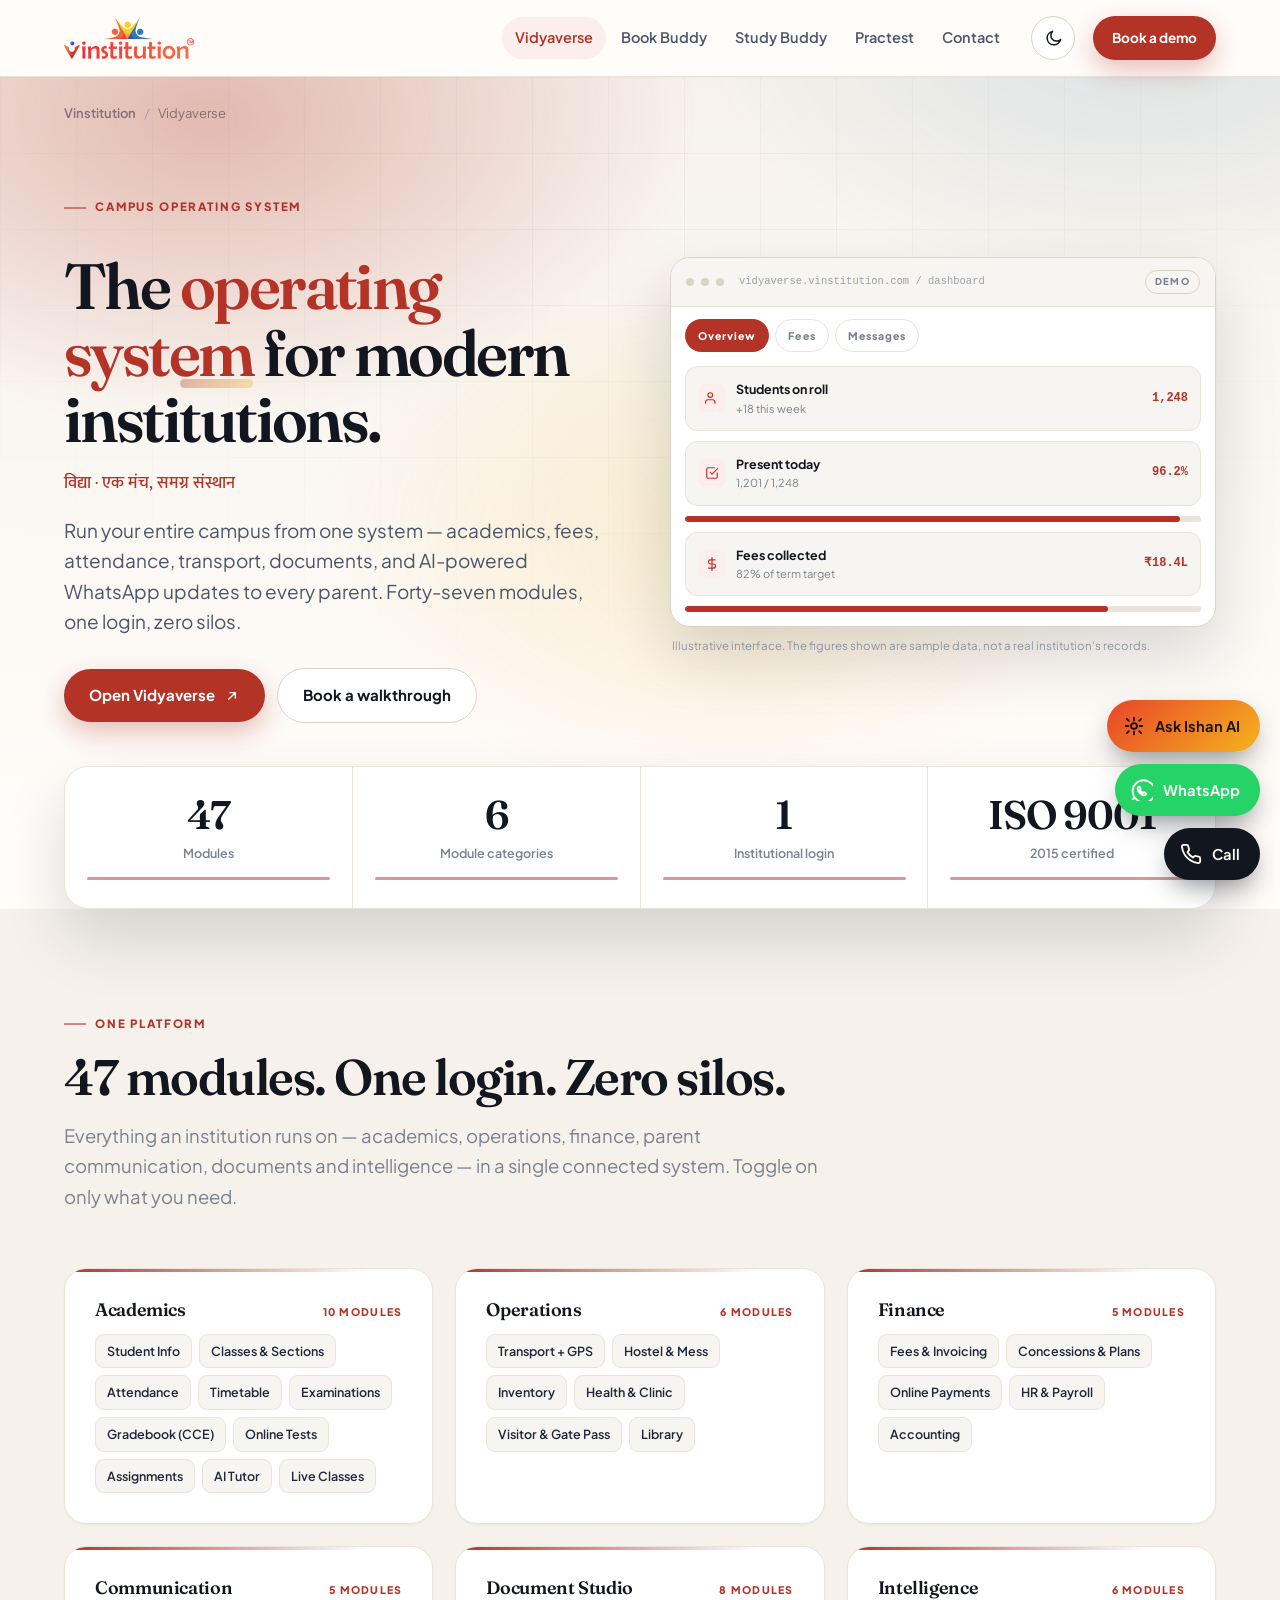
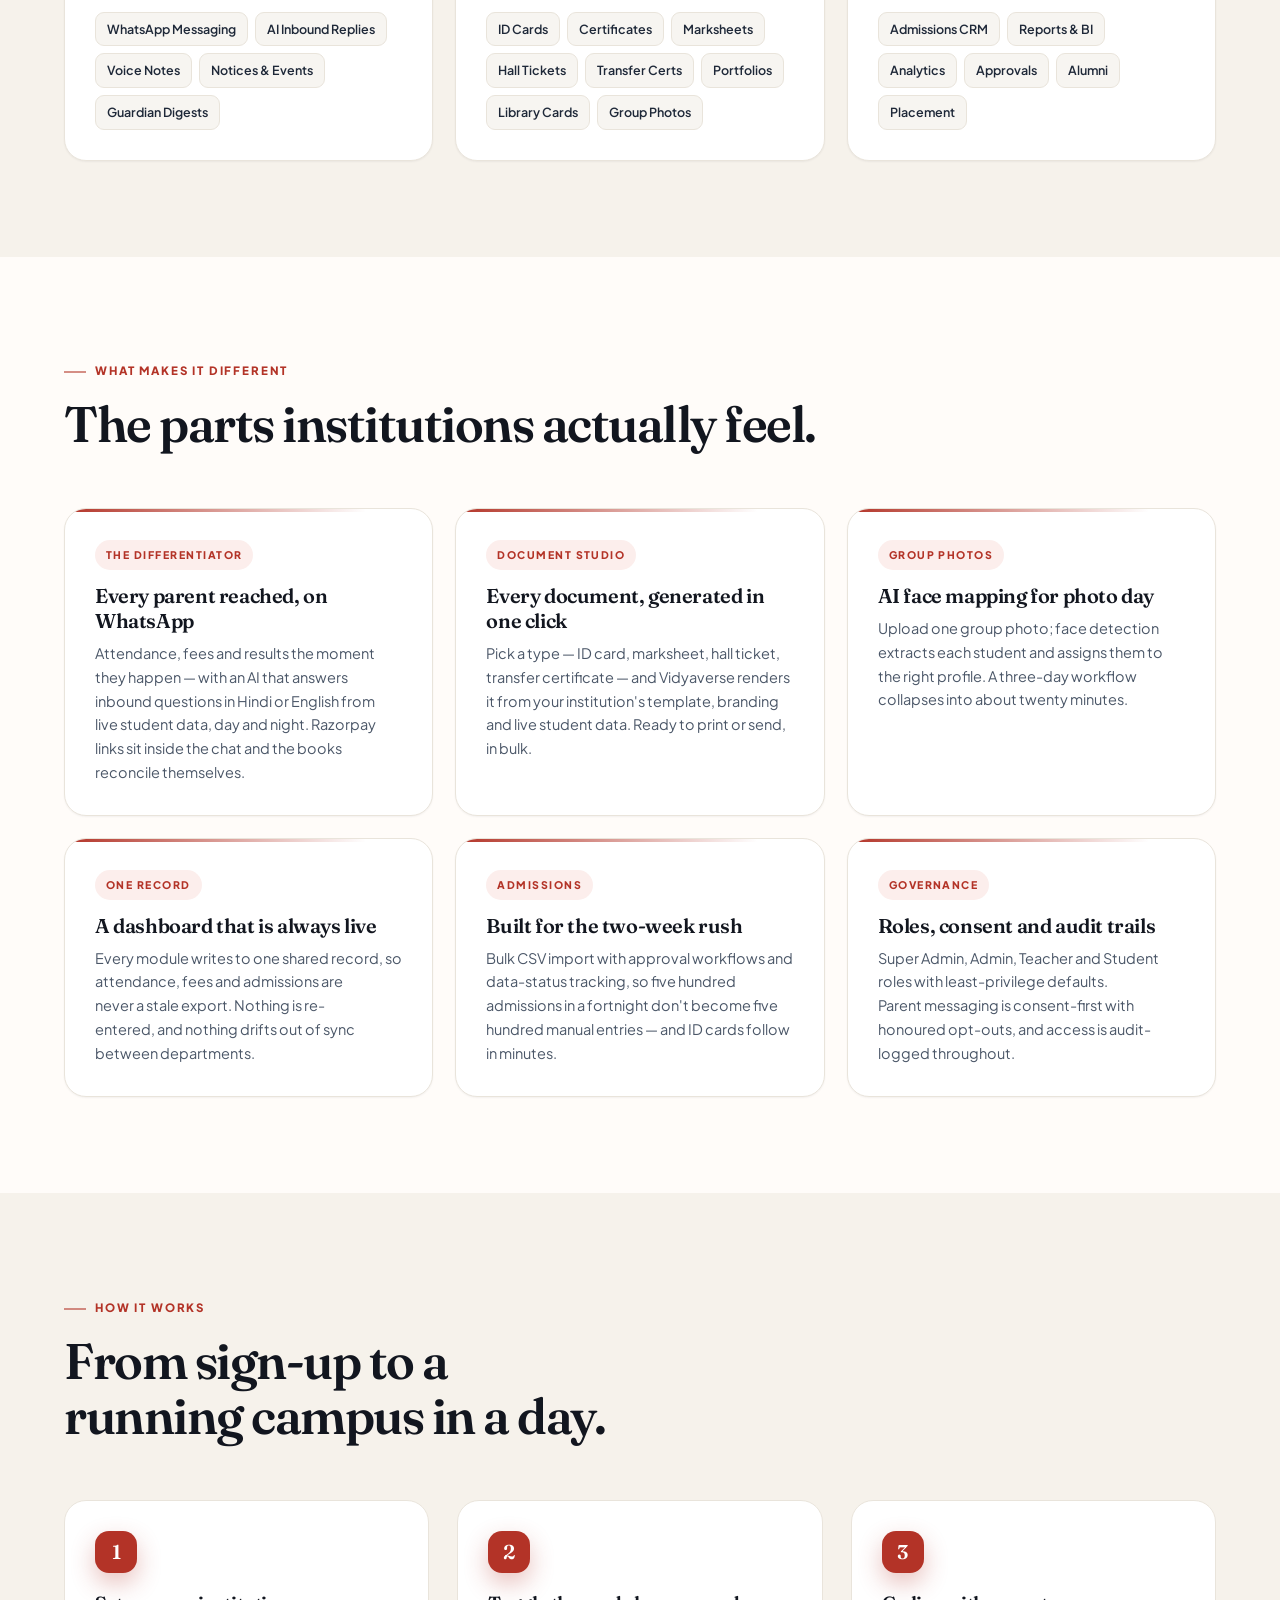
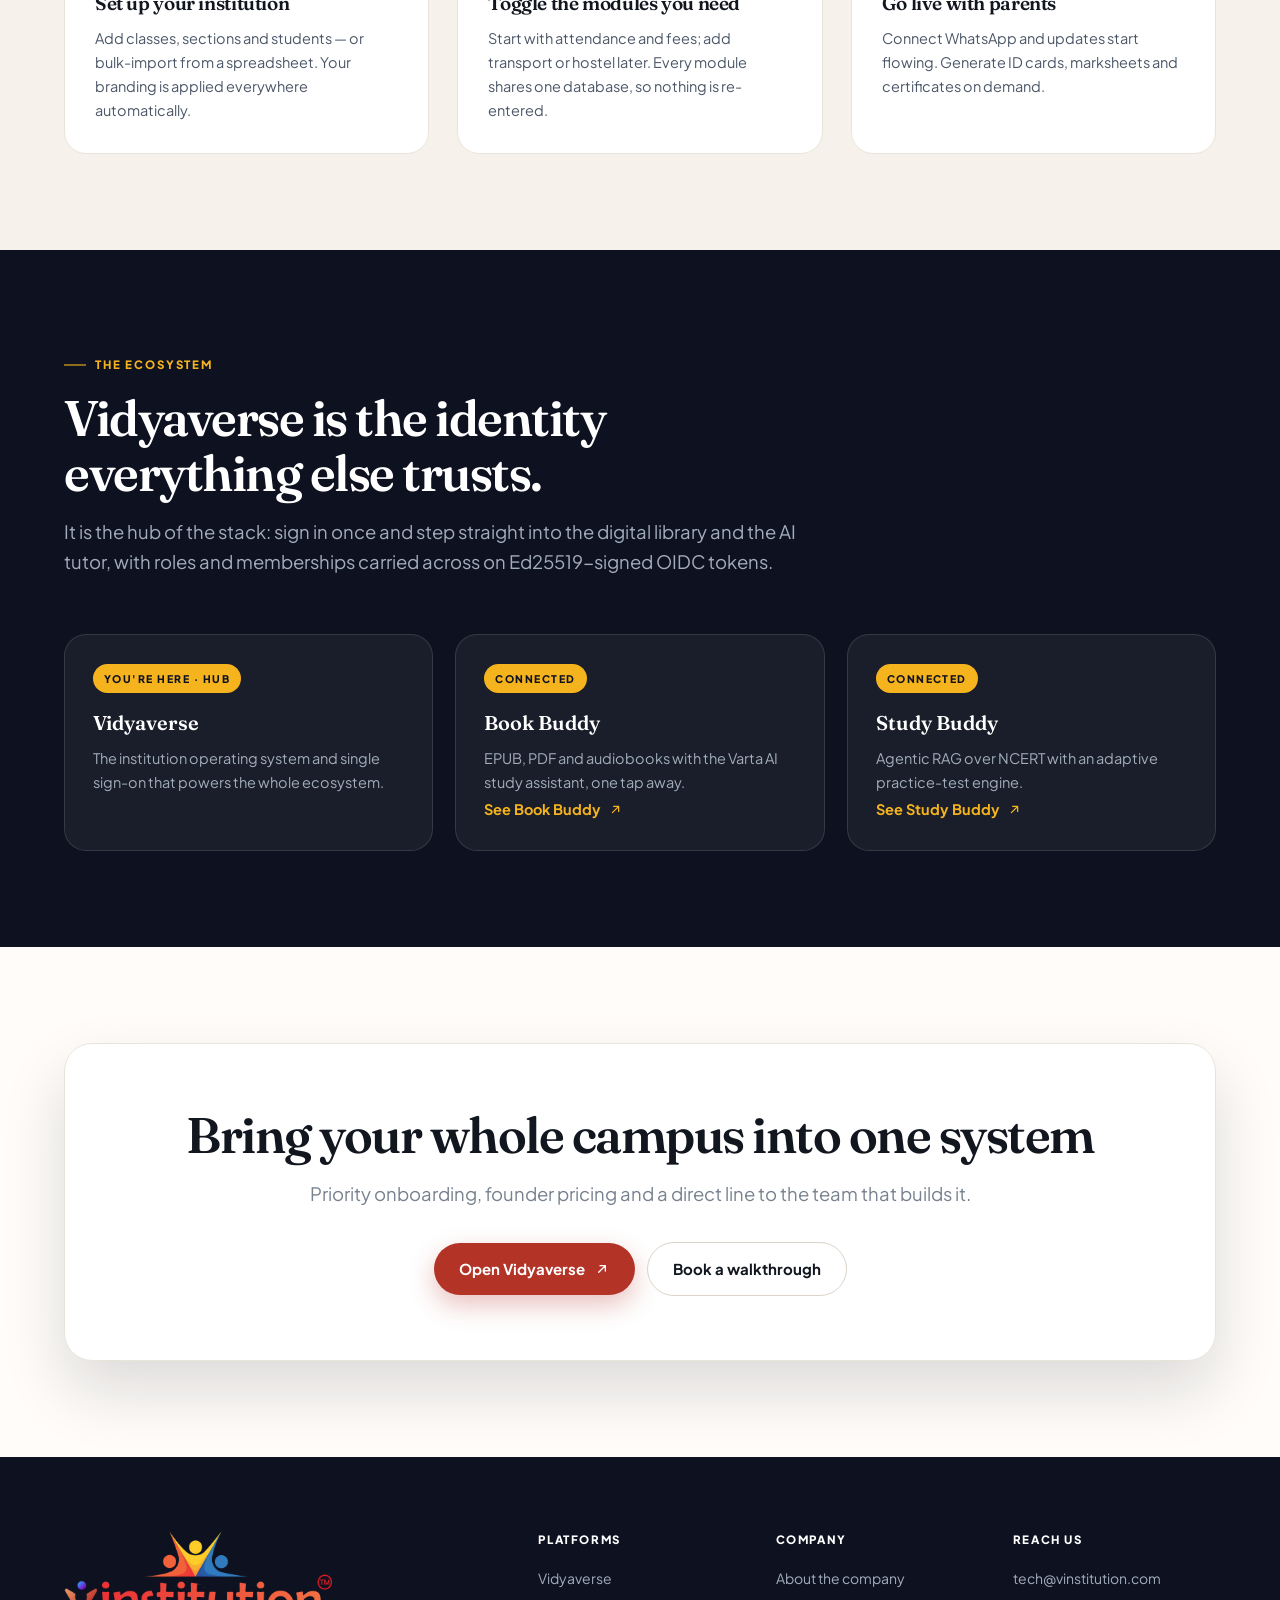
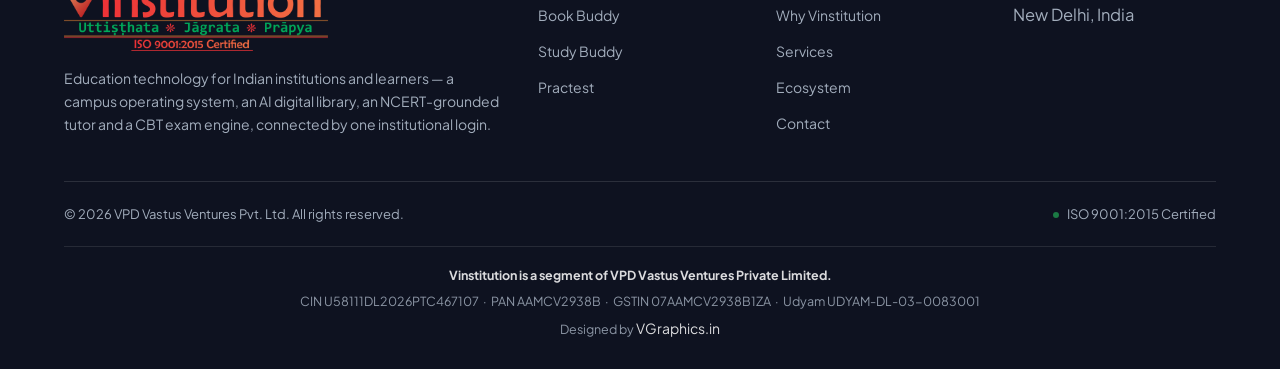
<file: products/vidyaverse.html>
<!DOCTYPE html>
<html lang="en" data-acc="vv">
<head>
<meta charset="UTF-8">
<meta name="viewport" content="width=device-width, initial-scale=1">
<title>Vidyaverse — The Campus Operating System | Vinstitution</title>
<meta name="description" content="Vidyaverse runs an entire institution from one system: academics, fees, attendance, transport, hostel, documents and AI-powered WhatsApp updates to every parent. 47 modules, one login.">
<meta name="robots" content="index, follow">
<link rel="canonical" href="https://vinstitution.com/products/vidyaverse.html">

<meta property="og:type" content="website">
<meta property="og:site_name" content="Vinstitution">
<meta property="og:title" content="Vidyaverse — The Campus Operating System">
<meta property="og:description" content="47 modules, one login. Academics, fees, attendance, documents and a WhatsApp channel to every parent.">
<meta property="og:url" content="https://vinstitution.com/products/vidyaverse.html">
<meta property="og:image" content="https://vinstitution.com/assets/img/og-vidyaverse.png">
<meta name="twitter:card" content="summary_large_image">
<meta name="twitter:title" content="Vidyaverse — The Campus Operating System">
<meta name="twitter:description" content="47 modules, one login. Academics, fees, attendance, documents and a WhatsApp channel to every parent.">
<meta name="twitter:image" content="https://vinstitution.com/assets/img/og-vidyaverse.png">
<meta name="theme-color" content="#FFFCF9" media="(prefers-color-scheme: light)">
<meta name="theme-color" content="#090D15" media="(prefers-color-scheme: dark)">

<link rel="icon" href="../favicon-32.png" type="image/png" sizes="32x32">
<link rel="icon" href="../assets/img/icon-192.png" type="image/png" sizes="192x192">
<link rel="apple-touch-icon" href="../assets/img/apple-touch-icon.png">

<link rel="preconnect" href="https://fonts.googleapis.com">
<link rel="preconnect" href="https://fonts.gstatic.com" crossorigin>
<link href="https://fonts.googleapis.com/css2?family=Fraunces:opsz,wght@9..144,400;9..144,500;9..144,600;9..144,700&family=Plus+Jakarta+Sans:wght@400;500;600;700;800&family=Mukta:wght@400;500;600&display=swap" rel="stylesheet">
<script>
  (function(){
    try{
      var s = localStorage.getItem('vin-theme');
      var d = window.matchMedia('(prefers-color-scheme: dark)').matches;
      document.documentElement.setAttribute('data-theme', s || (d ? 'dark' : 'light'));
    }catch(e){ document.documentElement.setAttribute('data-theme','light'); }
  })();
</script>
<link rel="stylesheet" href="../assets/css/style.css?v=5">
<link rel="stylesheet" href="../assets/css/product.css?v=5">
<link rel="stylesheet" href="../ishan/ishan.css?v=5">
<script type="application/ld+json">
{"@context":"https://schema.org","@type":"SoftwareApplication","name":"Vidyaverse",
"applicationCategory":"BusinessApplication","operatingSystem":"Web",
"url":"https://vidyaverse.vinstitution.com",
"description":"Institution operating system with 47 integrated modules covering academics, operations, finance, communication, documents and intelligence.",
"publisher":{"@type":"Organization","name":"Vinstitution","url":"https://vinstitution.com/"}}
</script>
</head>
<body>

<div id="scroll-progress" class="progress" aria-hidden="true"></div>

<header class="top">
  <div class="wrap">
    <div class="top__in">
      <a class="top__logo" href="../index.html" aria-label="Vinstitution — home">
        <img src="../assets/logos/vinstitution-lockup.png" alt="Vinstitution" width="520" height="168" fetchpriority="high">
      </a>
      <nav class="top__nav" aria-label="Primary"><a href="vidyaverse.html" aria-current="page">Vidyaverse</a><a href="pdlms.html">Book Buddy</a><a href="digi-classroom.html">Study Buddy</a><a href="practest.html">Practest</a><a href="../#contact">Contact</a></nav>
      <button type="button" id="theme-toggle" class="iconbtn" aria-label="Switch to night mode" title="Switch to night mode">
        <span class="ico-dark"><svg viewBox="0 0 24 24" fill="none" stroke="currentColor" stroke-width="1.9" stroke-linecap="round" stroke-linejoin="round" aria-hidden="true" style="width:19px;height:19px"><circle cx="12" cy="12" r="4.2"></circle><path d="M12 2v2.4M12 19.6V22M2 12h2.4M19.6 12H22M4.9 4.9l1.7 1.7M17.4 17.4l1.7 1.7M19.1 4.9l-1.7 1.7M6.6 17.4l-1.7 1.7"></path></svg></span><span class="ico-light"><svg viewBox="0 0 24 24" fill="none" stroke="currentColor" stroke-width="1.9" stroke-linecap="round" stroke-linejoin="round" aria-hidden="true" style="width:19px;height:19px"><path d="M21 13.2A8.6 8.6 0 1 1 10.8 3a6.8 6.8 0 0 0 10.2 10.2Z"></path></svg></span>
      </button>
      <a class="b b--acc b--sm top__cta" href="../#contact">Book a demo</a>
      <button type="button" id="nav-toggle" class="burger2" aria-label="Menu" aria-controls="mnav" aria-expanded="false"><svg viewBox="0 0 24 24" fill="none" stroke="currentColor" stroke-width="2" stroke-linecap="round" stroke-linejoin="round" aria-hidden="true" style="width:20px;height:20px"><path d="M4 7h16M4 12h16M4 17h16"></path></svg></button>
    </div>
  </div>
</header>

<nav id="mnav" class="mnav2" aria-label="Mobile" hidden><a href="vidyaverse.html">Vidyaverse</a><a href="pdlms.html">Book Buddy</a><a href="digi-classroom.html">Study Buddy</a><a href="practest.html">Practest</a><a href="../#contact">Contact</a>
  <a class="b b--acc" href="../#contact" style="align-self:flex-start;margin-top:22px">Book a demo</a>
</nav>

<section class="phero2" id="top">
  <span class="phero2__glow" aria-hidden="true"></span>
  <span class="phero2__grid" aria-hidden="true"></span>
  <div class="wrap">
    <nav class="crumb2" aria-label="Breadcrumb"><a href="../index.html">Vinstitution</a><span>/</span>Vidyaverse</nav>
    <div class="phero2__in">
      <div style="min-width:0">
        <span class="eyeb">Campus operating system</span>
        <h1 class="h1">The <em>operating system</em> for modern institutions.</h1>
        
        <p class="deva2">विद्या · एक मंच, समग्र संस्थान</p>
        <p class="plede">Run your entire campus from one system — academics, fees, attendance, transport, documents, and AI-powered WhatsApp updates to every parent. Forty-seven modules, one login, zero silos.</p>
        <div class="pcta"><a class="b b--acc" href="https://vidyaverse.vinstitution.com" target="_blank" rel="noopener">Open Vidyaverse <svg viewBox="0 0 24 24" fill="none" stroke="currentColor" stroke-width="2" stroke-linecap="round" stroke-linejoin="round" aria-hidden="true" style="width:16px;height:16px"><path d="M7 17 17 7M9 7h8v8"></path></svg></a><a class="b b--ghost" href="../#contact">Book a walkthrough</a></div>
      </div>
      <div style="min-width:0"><div class="app"><div class="app__bar"><i></i><i></i><i></i><span class="app__url">vidyaverse.vinstitution.com / dashboard</span><span class="app__demo">DEMO</span></div><div class="app__tabs"><button type="button" class="mock-tab is-active" data-tabset="vv" data-tab="0">Overview</button><button type="button" class="mock-tab" data-tabset="vv" data-tab="1">Fees</button><button type="button" class="mock-tab" data-tabset="vv" data-tab="2">Messages</button></div><div class="app__body"><div class="mock-panel" data-panel="vv-0"><div class="row"><span class="row__ic"><svg viewBox="0 0 24 24" fill="none" stroke="currentColor" stroke-width="2" stroke-linecap="round" stroke-linejoin="round" aria-hidden="true" style="width:14px;height:14px"><path d="M17 21v-2a4 4 0 0 0-4-4H5a4 4 0 0 0-4 4v2M9 11a4 4 0 1 0 0-8 4 4 0 0 0 0 8"></path></svg></span><span class="row__t"><b>Students on roll</b><span>+18 this week</span></span><span class="row__v">1,248</span></div><div class="row"><span class="row__ic"><svg viewBox="0 0 24 24" fill="none" stroke="currentColor" stroke-width="2" stroke-linecap="round" stroke-linejoin="round" aria-hidden="true" style="width:14px;height:14px"><path d="m9 11 3 3L22 4M21 12v7a2 2 0 0 1-2 2H5a2 2 0 0 1-2-2V5a2 2 0 0 1 2-2h11"></path></svg></span><span class="row__t"><b>Present today</b><span>1,201 / 1,248</span></span><span class="row__v">96.2%</span></div><div class="meter"><i style="width:96%"></i></div><div class="row"><span class="row__ic"><svg viewBox="0 0 24 24" fill="none" stroke="currentColor" stroke-width="2" stroke-linecap="round" stroke-linejoin="round" aria-hidden="true" style="width:14px;height:14px"><path d="M12 1v22M17 5H9.5a3.5 3.5 0 0 0 0 7h5a3.5 3.5 0 0 1 0 7H6"></path></svg></span><span class="row__t"><b>Fees collected</b><span>82% of term target</span></span><span class="row__v">₹18.4L</span></div><div class="meter"><i style="width:82%"></i></div></div><div class="mock-panel" data-panel="vv-1" hidden><div class="row"><span class="row__ic"><svg viewBox="0 0 24 24" fill="none" stroke="currentColor" stroke-width="2" stroke-linecap="round" stroke-linejoin="round" aria-hidden="true" style="width:14px;height:14px"><path d="M12 1v22M17 5H9.5a3.5 3.5 0 0 0 0 7h5a3.5 3.5 0 0 1 0 7H6"></path></svg></span><span class="row__t"><b>Term-2 fee · Aarav Sharma</b><span>Due 15 Jun</span></span><span class="row__v">₹12,500</span></div><div class="meter"><i style="width:82%"></i></div><div class="row"><span class="row__ic"><svg viewBox="0 0 24 24" fill="none" stroke="currentColor" stroke-width="2" stroke-linecap="round" stroke-linejoin="round" aria-hidden="true" style="width:14px;height:14px"><path d="m9 11 3 3L22 4M21 12v7a2 2 0 0 1-2 2H5a2 2 0 0 1-2-2V5a2 2 0 0 1 2-2h11"></path></svg></span><span class="row__t"><b>Receipts issued today</b><span>Auto-numbered, DPDP-logged</span></span><span class="row__v">37</span></div></div><div class="mock-panel" data-panel="vv-2" hidden><div class="note"><b>WhatsApp · to parent</b>Aarav was marked present today at 8:42&nbsp;AM ✅ &nbsp;· Term-2 fee ₹12,500 due 15 Jun.</div><div class="row"><span class="row__ic"><svg viewBox="0 0 24 24" fill="none" stroke="currentColor" stroke-width="2" stroke-linecap="round" stroke-linejoin="round" aria-hidden="true" style="width:14px;height:14px"><path d="M17 21v-2a4 4 0 0 0-4-4H5a4 4 0 0 0-4 4v2M9 11a4 4 0 1 0 0-8 4 4 0 0 0 0 8"></path></svg></span><span class="row__t"><b>Parents reached today</b><span>Delivered 1,204 / 1,248</span></span><span class="row__v">96%</span></div></div></div></div><p class="app__note">Illustrative interface. The figures shown are sample data, not a real institution&#39;s records.</p></div>
    </div>
  </div>
</section>

<div class="wrap"><div class="facts"><div class="fact"><b>47</b><span>Modules</span><i></i></div><div class="fact" data-rv><b>6</b><span>Module categories</span><i></i></div><div class="fact" data-rv><b>1</b><span>Institutional login</span><i></i></div><div class="fact" data-rv><b>ISO 9001</b><span>2015 certified</span><i></i></div></div></div>

<section class="sec sec--alt"><div class="wrap"><div class="sechead" data-rv><span class="eyeb">One platform</span><h2 class="h2">47 modules. One login. Zero silos.</h2><p class="lede">Everything an institution runs on — academics, operations, finance, parent communication, documents and intelligence — in a single connected system. Toggle on only what you need.</p></div><div class="grid"><article class="card card--mod" data-rv data-rv-delay="0"><span class="card__rule"></span><div class="card__head"><h3>Academics</h3><span class="card__meta">10 MODULES</span></div><ul class="chips"><li>Student Info</li><li>Classes &amp; Sections</li><li>Attendance</li><li>Timetable</li><li>Examinations</li><li>Gradebook (CCE)</li><li>Online Tests</li><li>Assignments</li><li>AI Tutor</li><li>Live Classes</li></ul></article><article class="card card--mod" data-rv data-rv-delay="60"><span class="card__rule"></span><div class="card__head"><h3>Operations</h3><span class="card__meta">6 MODULES</span></div><ul class="chips"><li>Transport + GPS</li><li>Hostel &amp; Mess</li><li>Inventory</li><li>Health &amp; Clinic</li><li>Visitor &amp; Gate Pass</li><li>Library</li></ul></article><article class="card card--mod" data-rv data-rv-delay="120"><span class="card__rule"></span><div class="card__head"><h3>Finance</h3><span class="card__meta">5 MODULES</span></div><ul class="chips"><li>Fees &amp; Invoicing</li><li>Concessions &amp; Plans</li><li>Online Payments</li><li>HR &amp; Payroll</li><li>Accounting</li></ul></article><article class="card card--mod" data-rv data-rv-delay="180"><span class="card__rule"></span><div class="card__head"><h3>Communication</h3><span class="card__meta">5 MODULES</span></div><ul class="chips"><li>WhatsApp Messaging</li><li>AI Inbound Replies</li><li>Voice Notes</li><li>Notices &amp; Events</li><li>Guardian Digests</li></ul></article><article class="card card--mod" data-rv data-rv-delay="180"><span class="card__rule"></span><div class="card__head"><h3>Document Studio</h3><span class="card__meta">8 MODULES</span></div><ul class="chips"><li>ID Cards</li><li>Certificates</li><li>Marksheets</li><li>Hall Tickets</li><li>Transfer Certs</li><li>Portfolios</li><li>Library Cards</li><li>Group Photos</li></ul></article><article class="card card--mod" data-rv data-rv-delay="180"><span class="card__rule"></span><div class="card__head"><h3>Intelligence</h3><span class="card__meta">6 MODULES</span></div><ul class="chips"><li>Admissions CRM</li><li>Reports &amp; BI</li><li>Analytics</li><li>Approvals</li><li>Alumni</li><li>Placement</li></ul></article></div></div></section>

<section class="sec"><div class="wrap"><div class="sechead" data-rv><span class="eyeb">What makes it different</span><h2 class="h2">The parts institutions actually feel.</h2></div><div class="grid"><article class="card" data-rv data-rv-delay="0"><span class="card__rule"></span><span class="card__tag">The differentiator</span><h3>Every parent reached, on WhatsApp</h3><p>Attendance, fees and results the moment they happen — with an AI that answers inbound questions in Hindi or English from live student data, day and night. Razorpay links sit inside the chat and the books reconcile themselves.</p></article><article class="card" data-rv data-rv-delay="60"><span class="card__rule"></span><span class="card__tag">Document Studio</span><h3>Every document, generated in one click</h3><p>Pick a type — ID card, marksheet, hall ticket, transfer certificate — and Vidyaverse renders it from your institution's template, branding and live student data. Ready to print or send, in bulk.</p></article><article class="card" data-rv data-rv-delay="120"><span class="card__rule"></span><span class="card__tag">Group photos</span><h3>AI face mapping for photo day</h3><p>Upload one group photo; face detection extracts each student and assigns them to the right profile. A three-day workflow collapses into about twenty minutes.</p></article><article class="card" data-rv data-rv-delay="180"><span class="card__rule"></span><span class="card__tag">One record</span><h3>A dashboard that is always live</h3><p>Every module writes to one shared record, so attendance, fees and admissions are never a stale export. Nothing is re-entered, and nothing drifts out of sync between departments.</p></article><article class="card" data-rv data-rv-delay="180"><span class="card__rule"></span><span class="card__tag">Admissions</span><h3>Built for the two-week rush</h3><p>Bulk CSV import with approval workflows and data-status tracking, so five hundred admissions in a fortnight don't become five hundred manual entries — and ID cards follow in minutes.</p></article><article class="card" data-rv data-rv-delay="180"><span class="card__rule"></span><span class="card__tag">Governance</span><h3>Roles, consent and audit trails</h3><p>Super Admin, Admin, Teacher and Student roles with least-privilege defaults. Parent messaging is consent-first with honoured opt-outs, and access is audit-logged throughout.</p></article></div></div></section>

<section class="sec sec--alt"><div class="wrap"><div class="sechead" data-rv><span class="eyeb">How it works</span><h2 class="h2">From sign-up to a running campus in a day.</h2></div><div class="steps"><article class="step" data-rv data-rv-delay="0"><h3>Set up your institution</h3><p>Add classes, sections and students — or bulk-import from a spreadsheet. Your branding is applied everywhere automatically.</p></article><article class="step" data-rv data-rv-delay="70"><h3>Toggle the modules you need</h3><p>Start with attendance and fees; add transport or hostel later. Every module shares one database, so nothing is re-entered.</p></article><article class="step" data-rv data-rv-delay="140"><h3>Go live with parents</h3><p>Connect WhatsApp and updates start flowing. Generate ID cards, marksheets and certificates on demand.</p></article></div></div></section>

<section class="sec sec--band"><div class="wrap"><div class="sechead" data-rv><span class="eyeb">The ecosystem</span><h2 class="h2">Vidyaverse is the identity everything else trusts.</h2><p class="lede">It is the hub of the stack: sign in once and step straight into the digital library and the AI tutor, with roles and memberships carried across on Ed25519-signed OIDC tokens.</p></div><div class="ecogrid2"><article class="ecocard2" data-rv data-rv-delay="0"><span class="card__tag">You're here · hub</span><h3>Vidyaverse</h3><p>The institution operating system and single sign-on that powers the whole ecosystem.</p></article><article class="ecocard2" data-rv data-rv-delay="60"><span class="card__tag">Connected</span><h3>Book Buddy</h3><p>EPUB, PDF and audiobooks with the Varta AI study assistant, one tap away.</p><a class="linkarrow" href="pdlms.html" style="color:var(--gold-hi)">See Book Buddy <svg viewBox="0 0 24 24" fill="none" stroke="currentColor" stroke-width="2" stroke-linecap="round" stroke-linejoin="round" aria-hidden="true" style="width:15px;height:15px"><path d="M7 17 17 7M9 7h8v8"></path></svg></a></article><article class="ecocard2" data-rv data-rv-delay="120"><span class="card__tag">Connected</span><h3>Study Buddy</h3><p>Agentic RAG over NCERT with an adaptive practice-test engine.</p><a class="linkarrow" href="digi-classroom.html" style="color:var(--gold-hi)">See Study Buddy <svg viewBox="0 0 24 24" fill="none" stroke="currentColor" stroke-width="2" stroke-linecap="round" stroke-linejoin="round" aria-hidden="true" style="width:15px;height:15px"><path d="M7 17 17 7M9 7h8v8"></path></svg></a></article></div></div></section>

<section class="sec"><div class="wrap"><div class="close" data-rv><span class="close__glow"></span><h2 class="h2">Bring your whole campus into one system</h2><p class="lede" style="margin-inline:auto">Priority onboarding, founder pricing and a direct line to the team that builds it.</p><div class="pcta"><a class="b b--acc" href="https://vidyaverse.vinstitution.com" target="_blank" rel="noopener">Open Vidyaverse <svg viewBox="0 0 24 24" fill="none" stroke="currentColor" stroke-width="2" stroke-linecap="round" stroke-linejoin="round" aria-hidden="true" style="width:16px;height:16px"><path d="M7 17 17 7M9 7h8v8"></path></svg></a><a class="b b--ghost" href="../#contact">Book a walkthrough</a></div></div></div></section>

<footer class="foot">
  <div class="wrap">
    <div class="foot__top">
      <div class="foot__brand">
        <a href="../index.html" aria-label="Vinstitution — home">
          <img src="../assets/logos/vinstitution-full.png" alt="Vinstitution — Uttiṣṭhata, Jāgrata, Prāpya · ISO 9001:2015 Certified" width="760" height="338" loading="lazy">
        </a>
        <p>Education technology for Indian institutions and learners — a campus operating system, an AI digital library, an NCERT-grounded tutor and a CBT exam engine, connected by one institutional login.</p>
      </div>
      <div>
        <h4>Platforms</h4>
        <ul><li><a href="vidyaverse.html">Vidyaverse</a></li><li><a href="pdlms.html">Book Buddy</a></li><li><a href="digi-classroom.html">Study Buddy</a></li><li><a href="practest.html">Practest</a></li></ul>
      </div>
      <div>
        <h4>Company</h4>
        <ul>
          <li><a href="../about.html">About the company</a></li>
          <li><a href="../index.html#why">Why Vinstitution</a></li>
          <li><a href="../index.html#services">Services</a></li>
          <li><a href="../index.html#ecosystem">Ecosystem</a></li>
          <li><a href="../#contact">Contact</a></li>
        </ul>
      </div>
      <div>
        <h4>Reach us</h4>
        <ul>
          <li><a href="mailto:tech@vinstitution.com">tech@vinstitution.com</a></li>
          <li>New Delhi, India</li>
        </ul>
      </div>
    </div>
    <div class="foot__btm">
      <span>&copy; <span data-year>2026</span> VPD Vastus Ventures Pvt. Ltd. All rights reserved.</span>
      <span class="foot__iso">ISO 9001:2015 Certified</span>
    </div>
    <div class="foot__legal">
      <p><strong>Vinstitution is a segment of VPD Vastus Ventures Private Limited.</strong></p>
      <p>CIN U58111DL2026PTC467107 &nbsp;&middot;&nbsp; PAN AAMCV2938B &nbsp;&middot;&nbsp; GSTIN 07AAMCV2938B1ZA &nbsp;&middot;&nbsp; Udyam UDYAM-DL-03-0083001</p>
      <p>Designed by <a href="https://vgraphics.in" target="_blank" rel="noopener">VGraphics.in</a></p>
    </div>
  </div>
</footer>

<a href="#top" id="to-top" class="totop" aria-label="Back to top"><svg viewBox="0 0 24 24" fill="none" stroke="currentColor" stroke-width="2.2" stroke-linecap="round" stroke-linejoin="round" aria-hidden="true" style="width:18px;height:18px"><path d="M12 19V5M5 12l7-7 7 7"></path></svg></a>

<script src="../assets/js/main.js?v=5"></script>
<script src="../ishan/ishan.js?v=5" defer></script>
</body>
</html>
</file>
<file: assets/css/style.css>
/* Vinstitution v2 - generated from the design canvas. Edit the canvas, re-run the build. */
  :root{
    --paper:#FFFCF9; --paper-2:#F6F2EB; --surface:#FFFFFF; --surface-2:#F7F5F1;
    --ink:#12161F; --ink-2:#1E2838; --body:#4B5768; --muted:#78828F; --faint:#98A1AE;
    --line:#E9E4DB; --line-2:#DAD3C8;
    --hdr:rgba(255,252,249,.82);
    --brand:#C7351D; --brand-hi:#E8452A; --brand-tint:#FFF1ED; --btn:#D93B22;
    --gold:#B8860B; --gold-hi:#F5B31E; --blue:#2E75BC;
    --vv:#B33327; --vv-t:#FCEEEC; --vv-btn:#B33327;
    --pd:#A65E0B; --pd-t:#FFF4E6; --pd-btn:#A65E0B;
    --dg:#B8450E; --dg-t:#FFF0E8; --dg-btn:#B8450E;
    --pt:#3742C4; --pt-t:#EEF0FE; --pt-btn:#3742C4;
    --sh1:0 1px 2px rgba(14,18,32,.05); --sh2:0 14px 34px rgba(14,18,32,.09); --sh3:0 30px 64px rgba(14,18,32,.14);
    --glow-a:rgba(232,69,42,.15); --glow-b:rgba(46,117,188,.13); --glow-c:rgba(245,179,30,.18);
    --grid-line:rgba(18,22,31,.045);
    --band:#0E1220; --band-ink:#FFFFFF; --band-body:#A2ADBC; --band-line:rgba(255,255,255,.12); --band-surf:rgba(255,255,255,.05);
    --ok:#1B7A44; --ok-t:#E6F6EC;
  }
  html[data-theme="dark"]{
    --paper:#090D15; --paper-2:#0D121C; --surface:#141A27; --surface-2:#101623;
    --ink:#F4F7FB; --ink-2:#DCE3EE; --body:#A9B4C4; --muted:#8E98A6; --faint:#7E8899;
    --line:rgba(255,255,255,.10); --line-2:rgba(255,255,255,.20);
    --hdr:rgba(9,13,21,.74);
    --brand:#FF7A5F; --brand-hi:#FF8A6B; --brand-tint:rgba(232,69,42,.16); --btn:#E8452A;
    --gold:#F5B31E; --gold-hi:#FFC94A; --blue:#6BA6E8;
    --vv:#FF8574; --vv-t:rgba(192,54,43,.20); --vv-btn:#C0362B;
    --pd:#F2A64E; --pd-t:rgba(222,122,27,.18); --pd-btn:#B7660F;
    --dg:#FF9057; --dg-t:rgba(242,103,34,.18); --dg-btn:#C24A0F;
    --pt:#9AA2FF; --pt-t:rgba(62,75,216,.22); --pt-btn:#3742C4;
    --sh1:0 1px 2px rgba(0,0,0,.5); --sh2:0 14px 34px rgba(0,0,0,.55); --sh3:0 30px 64px rgba(0,0,0,.65);
    --glow-a:rgba(232,69,42,.30); --glow-b:rgba(46,117,188,.26); --glow-c:rgba(245,179,30,.14);
    --grid-line:rgba(255,255,255,.045);
    --band:#0D121C; --band-ink:#FFFFFF; --band-body:#A2ADBC; --band-line:rgba(255,255,255,.12); --band-surf:rgba(255,255,255,.05);
    --ok:#4FC98A; --ok-t:rgba(79,201,138,.16);
  }
  *,*::before,*::after{box-sizing:border-box}
  body{margin:0;background:var(--paper);color:var(--body);font-family:'Plus Jakarta Sans',system-ui,sans-serif;font-size:16.5px;line-height:1.65;-webkit-font-smoothing:antialiased;overflow-x:hidden;transition:background .45s ease,color .45s ease}
  img,svg{max-width:100%;display:block}
  h1,h2,h3,h4{margin:0}
  p{margin:0}
  ul{margin:0;padding:0;list-style:none}
  a{color:var(--brand);text-decoration:none}
  a:hover{color:var(--brand-hi)}
  ::selection{background:var(--brand-hi);color:#fff}
  :focus-visible{outline:2.5px solid var(--brand-hi);outline-offset:3px;border-radius:8px}
  input::placeholder,textarea::placeholder{color:var(--faint)}
  @keyframes rise{from{opacity:0;transform:translateY(26px)}to{opacity:1;transform:none}}
  @keyframes riseSm{from{opacity:0;transform:translateY(12px)}to{opacity:1;transform:none}}
  @keyframes fadeIn{from{opacity:0}to{opacity:1}}
  @keyframes inLeft{from{opacity:0;transform:translateX(-34px)}to{opacity:1;transform:none}}
  @keyframes inRight{from{opacity:0;transform:translateX(34px)}to{opacity:1;transform:none}}
  @keyframes popIn{0%{opacity:0;transform:scale(.9)}60%{transform:scale(1.02)}100%{opacity:1;transform:scale(1)}}
  @keyframes growX{from{transform:scaleX(0)}to{transform:scaleX(1)}}
  @keyframes growY{from{transform:scaleY(0)}to{transform:scaleY(1)}}
  @keyframes drift{0%,100%{transform:translate3d(0,0,0) scale(1)}50%{transform:translate3d(0,-22px,0) scale(1.07)}}
  @keyframes bob{0%,100%{transform:translateY(0)}50%{transform:translateY(-8px)}}
  @keyframes sway{0%,100%{transform:rotate(-1.2deg)}50%{transform:rotate(1.2deg)}}
  @keyframes blip{0%,100%{opacity:1}50%{opacity:.2}}
  @keyframes ring{0%{box-shadow:0 0 0 0 var(--glow-a)}70%{box-shadow:0 0 0 14px transparent}100%{box-shadow:0 0 0 0 transparent}}
  @keyframes dash{to{stroke-dashoffset:-24}}
  @keyframes drawLine{from{stroke-dashoffset:400}to{stroke-dashoffset:0}}
  @keyframes shimmer{0%{background-position:-220% 0}100%{background-position:220% 0}}
  @keyframes spinSlow{to{transform:rotate(360deg)}}
  @keyframes orbit{0%{transform:rotate(0) translateX(52px) rotate(0)}100%{transform:rotate(360deg) translateX(52px) rotate(-360deg)}}
  @keyframes caret{0%,100%{opacity:1}50%{opacity:0}}
  @keyframes marquee{0%{transform:translateX(0)}100%{transform:translateX(-50%)}}
  @keyframes wave{0%,100%{transform:scaleY(.4)}50%{transform:scaleY(1)}}
  @keyframes tick{0%{transform:translateY(6px);opacity:0}100%{transform:none;opacity:1}}
  @keyframes glowPulse{0%,100%{opacity:.55}50%{opacity:1}}
  @media (prefers-reduced-motion:reduce){*,*::before,*::after{animation-duration:.01ms!important;animation-iteration-count:1!important;transition-duration:.01ms!important}}

/* ---------- v2 component layer (added by the design-canvas conversion) ---------- */
.js-desktop{display:flex}
@media (max-width:900px){.js-desktop{display:none !important}}
@media (min-width:901px){.js-mobile{display:none !important}}
[hidden]{display:none !important}

/* theme icons: the correct one is chosen by the document theme, no JS needed */
html:not([data-theme="dark"]) .ico-dark{display:none}
html[data-theme="dark"] .ico-light{display:none}

/* mock-UI panels inside the product cards */
.mock-panel{display:flex;flex-direction:column;gap:10px;flex:1;min-width:0}

.mock-tab{font-size:10.5px;font-weight:800;letter-spacing:.1em;padding:7px 12px;border-radius:100px;
  cursor:pointer;border:1px solid var(--line);background:var(--surface);color:var(--muted);
  transition:background .25s,color .25s,border-color .25s,transform .25s}
.mock-tab:hover{transform:translateY(-1px);color:var(--ink)}
.mock-tab.is-active{border-color:transparent;background:var(--acc-btn);color:#fff}

.mock-q{font-size:11.5px;font-weight:700;text-align:left;padding:9px 13px;border-radius:100px;
  cursor:pointer;border:1px solid var(--line);background:var(--surface);color:var(--muted);
  transition:background .25s,color .25s,border-color .25s}
.mock-q:hover{color:var(--ink)}
.mock-q.is-active{border-color:var(--acc);background:var(--acc-t);color:var(--acc)}

/* practest question palette */
.cell{aspect-ratio:1;display:grid;place-items:center;border-radius:8px;font-size:10.5px;font-weight:800;
  font-family:ui-monospace,SFMono-Regular,Menlo,monospace;cursor:pointer;padding:0;
  transition:transform .2s,background .2s;background:var(--surface);color:var(--muted);border:1px solid var(--line)}
.cell:hover{transform:scale(1.08)}
.cell.is-1{background:var(--ok-t);color:var(--ok);border-color:var(--ok)}
.cell.is-2{background:var(--vv-t);color:var(--vv);border-color:var(--vv)}
.cell.is-3{background:var(--pt-t);color:var(--pt);border-color:var(--pt)}

/* pdlms audio waveform */
.wv{display:block;flex:1;min-width:0;border-radius:100px;background:var(--pd);opacity:.75;
  transform-origin:bottom;transform:scaleY(.45);height:var(--h,14px)}
.is-playing .wv{transform:none;animation:wave var(--d,.8s) ease-in-out infinite}
.pd-bar{display:block;height:100%;width:34%;border-radius:100px;background:var(--pd-btn);transition:width .26s linear}

/* product-card accents drive the tab/chip colours */
[data-acc="vv"]{--acc:var(--vv);--acc-t:var(--vv-t);--acc-btn:var(--vv-btn)}
[data-acc="pd"]{--acc:var(--pd);--acc-t:var(--pd-t);--acc-btn:var(--pd-btn)}
[data-acc="dg"]{--acc:var(--dg);--acc-t:var(--dg-t);--acc-btn:var(--dg-btn)}
[data-acc="pt"]{--acc:var(--pt);--acc-t:var(--pt-t);--acc-btn:var(--pt-btn)}

button{font:inherit}

/* ---------- generated hover / focus states ---------- */
[data-hv="1"]:hover{transform:scale(1.03) !important}
[data-hv="2"]:hover{color:var(--ink) !important;background:var(--surface-2) !important}
[data-hv="3"]:hover{transform:rotate(18deg) scale(1.06) !important;box-shadow:var(--sh2) !important;border-color:var(--brand-hi) !important}
[data-hv="4"]:hover{transform:translateY(-2px) !important;box-shadow:0 14px 32px rgba(217,59,34,.42) !important;color:#fff !important}
[data-hv="5"]:hover{transform:translateY(-3px) !important;box-shadow:0 20px 44px rgba(217,59,34,.46) !important;color:#fff !important}
[data-hv="6"]:hover{transform:translateY(-3px) !important;border-color:var(--ink) !important;box-shadow:var(--sh2) !important;color:var(--ink) !important}
[data-hv="7"]:hover{background:var(--surface-2) !important}
[data-hv="8"]:hover{transform:translateY(-5px) !important;box-shadow:var(--sh3) !important;border-color:var(--vv) !important}
[data-hv="9"]:hover{transform:rotate(-8deg) scale(1.08) !important}
[data-hv="10"]:hover{transform:translateY(-2px) !important;border-color:var(--vv) !important}
[data-hv="11"]:hover{transform:translateY(-3px) !important;box-shadow:0 18px 40px rgba(179,51,39,.4) !important;color:#fff !important}
[data-hv="12"]:hover{transform:translateY(-5px) !important;box-shadow:var(--sh3) !important;border-color:var(--pd) !important}
[data-hv="13"]:hover{transform:scale(1.08) !important}
[data-hv="14"]:hover{transform:translateY(-2px) !important;border-color:var(--pd) !important}
[data-hv="15"]:hover{transform:translateY(-3px) !important;box-shadow:0 18px 40px rgba(166,94,11,.4) !important;color:#fff !important}
[data-hv="16"]:hover{transform:translateY(-5px) !important;box-shadow:var(--sh3) !important;border-color:var(--dg) !important}
[data-hv="17"]:hover{transform:translateY(-2px) !important;border-color:var(--dg) !important}
[data-hv="18"]:hover{transform:translateY(-3px) !important;box-shadow:0 18px 40px rgba(184,69,14,.4) !important;color:#fff !important}
[data-hv="19"]:hover{transform:translateY(-5px) !important;box-shadow:var(--sh3) !important;border-color:var(--pt) !important}
[data-hv="20"]:hover{transform:translateY(-2px) !important;border-color:var(--pt) !important}
[data-hv="21"]:hover{transform:translateY(-3px) !important;box-shadow:0 18px 40px rgba(55,66,196,.4) !important;color:#fff !important}
[data-hv="22"]:hover{transform:translateX(6px) !important;box-shadow:var(--sh2) !important;border-color:var(--brand-hi) !important}
[data-hv="23"]:hover{transform:translateX(6px) !important;box-shadow:var(--sh2) !important;border-color:var(--vv) !important}
[data-hv="24"]:hover{transform:translateX(6px) !important;box-shadow:var(--sh2) !important;border-color:var(--pd) !important}
[data-hv="25"]:hover{transform:translateX(6px) !important;box-shadow:var(--sh2) !important;border-color:var(--dg) !important}
[data-hv="26"]:hover{transform:translateX(6px) !important;box-shadow:var(--sh2) !important;border-color:var(--pt) !important}
[data-hv="27"]:hover{transform:translateY(-4px) !important;border-color:var(--gold-hi) !important}
[data-hv="28"]:hover{background:rgba(255,255,255,.09) !important;transform:translateY(-5px) !important;border-color:var(--pd) !important}
[data-hv="29"]:hover{background:rgba(255,255,255,.09) !important;transform:translateY(-5px) !important;border-color:var(--dg) !important}
[data-hv="30"]:hover{transform:translateY(-6px) !important;box-shadow:var(--sh3) !important;border-color:var(--brand-hi) !important}
[data-hv="31"]:hover{transform:rotate(-10deg) scale(1.1) !important}
[data-hv="32"]:hover{transform:translateY(-6px) !important;box-shadow:var(--sh3) !important;border-color:var(--blue) !important}
[data-hv="33"]:hover{transform:translateY(-6px) !important;box-shadow:var(--sh3) !important;border-color:var(--gold-hi) !important}
[data-hv="34"]:hover{transform:translateY(-6px) !important;box-shadow:var(--sh3) !important;border-color:var(--pt) !important}
[data-hv="35"]:hover{transform:translateY(-6px) !important;box-shadow:var(--sh3) !important;border-color:var(--vv) !important}
[data-hv="36"]:hover{transform:translateY(-6px) !important;box-shadow:var(--sh3) !important;border-color:var(--pd) !important}
[data-hv="37"]:hover{transform:translateY(-6px) !important;box-shadow:var(--sh2) !important;border-color:var(--brand-hi) !important}
[data-hv="38"]:hover{transform:translateY(-3px) !important}
[data-hv="39"]:hover{color:var(--brand) !important;padding-left:10px !important;background:var(--surface-2) !important}
[data-hv="40"]:hover{transform:translateY(-3px) !important;box-shadow:0 20px 44px rgba(217,59,34,.44) !important}
[data-hv="41"]:hover{color:#fff !important;padding-left:4px !important}
[data-hv="42"]:hover{transform:translateY(-4px) !important;box-shadow:var(--sh3) !important;color:var(--brand) !important}
[data-fc="1"]:focus{border-color:var(--brand-hi) !important;box-shadow:0 0 0 3.5px rgba(232,69,42,.14) !important;outline:none !important;background:var(--surface) !important}
</file>
<file: ishan/ishan.css>
/* ===========================================================================
   Ishan AI — floating action stack + chat widget for vinstitution.com
   Uses the v2 design tokens from assets/css/style.css, so it follows the
   light/dark theme without a second palette.
   =========================================================================== */

:root{
  --ishan-wa:#25D366;
  --ishan-z:900;
  --ishan-e:cubic-bezier(.2,.7,.3,1);
}

/* The site's back-to-top control also lives bottom-right. The action stack is
   the more important target, so back-to-top moves to the opposite corner
   rather than the two fighting over the same 48px. The hub page carries its
   position inline (it is generated from the canvas), hence !important. */
#to-top{left:20px !important;right:auto !important}
@media (max-width:560px){ #to-top{left:14px !important;bottom:14px !important} }

/* --------------------------------------------------------------- FAB stack */
.vin-fab{
  position:fixed;right:20px;bottom:20px;z-index:var(--ishan-z);
  display:flex;flex-direction:column;align-items:flex-end;gap:12px;
}
.vin-fab__btn{
  display:inline-flex;align-items:center;gap:10px;height:52px;padding:0 20px 0 16px;
  border:0;border-radius:999px;cursor:pointer;white-space:nowrap;
  font:inherit;font-size:.92rem;font-weight:650;color:#fff;
  box-shadow:0 12px 28px -8px rgba(2,6,18,.5);
  transition:transform .25s var(--ishan-e),box-shadow .25s ease,filter .2s ease;
  animation:vinFabIn .5s var(--ishan-e) both;
}
.vin-fab__btn:hover{transform:translateY(-3px);box-shadow:0 18px 38px -10px rgba(2,6,18,.55);color:#fff}
.vin-fab__btn:active{transform:translateY(-1px)}
.vin-fab__ico{width:22px;height:22px;flex:none}
.vin-fab__label{line-height:1}

.vin-fab__btn--chat{background:linear-gradient(135deg,var(--brand-hi),var(--gold-hi));color:#1A0F08;animation-delay:0s}
.vin-fab__btn--chat:hover{color:#1A0F08}
.vin-fab__btn--wa{background:var(--ishan-wa);animation-delay:60ms}
.vin-fab__btn--call{background:var(--ink);color:var(--paper);animation-delay:.12s}
.vin-fab__btn--call:hover{color:var(--paper)}

/* a quiet pulse on the assistant, once, so it is noticed without nagging */
.vin-fab__btn--chat::after{
  content:"";position:absolute;inset:0;border-radius:999px;pointer-events:none;
  box-shadow:0 0 0 0 rgba(232,69,42,.45);animation:vinPulse 2.6s ease-out 3;
}
.vin-fab__btn--chat{position:relative}

@keyframes vinFabIn{from{opacity:0;transform:translateY(14px) scale(.94)}to{opacity:1;transform:none}}
@keyframes vinPulse{0%{box-shadow:0 0 0 0 rgba(232,69,42,.45)}70%{box-shadow:0 0 0 16px rgba(232,69,42,0)}100%{box-shadow:0 0 0 0 rgba(232,69,42,0)}}

body.ishan-open .vin-fab{display:none}
body.ishan-open #to-top{display:none !important}

@media (max-width:640px){
  .vin-fab{right:14px;bottom:14px;gap:10px}
  .vin-fab__btn{width:50px;height:50px;padding:0;justify-content:center}
  .vin-fab__label{display:none}
  .vin-fab__ico{width:23px;height:23px}
}
@media (prefers-reduced-motion:reduce){
  .vin-fab__btn{animation:none}
  .vin-fab__btn--chat::after{animation:none}
}

/* ------------------------------------------------------------------ panel */
.ishan{
  position:fixed;right:clamp(14px,3vw,26px);bottom:clamp(14px,3vw,26px);z-index:1000;
  width:min(392px,calc(100vw - 28px));max-height:min(640px,calc(100dvh - 40px));
  display:none;flex-direction:column;overflow:hidden;
  background:var(--surface);color:var(--body);
  border:1px solid var(--line-2);border-radius:20px;box-shadow:var(--sh3);
}
.ishan.open{display:flex;animation:vinFabIn .28s var(--ishan-e) both}

.ishan__head{
  display:flex;align-items:center;gap:11px;padding:13px 14px;flex:none;
  border-bottom:1px solid var(--line);background:var(--surface-2);
}
.ishan__avatar{
  width:36px;height:36px;flex:none;border-radius:50%;display:grid;place-items:center;
  background:linear-gradient(135deg,var(--brand-hi),var(--gold-hi));color:#1A0F08;
  font-family:'Fraunces',Georgia,serif;font-weight:600;font-size:17px;
}
.ishan__who{flex:1;min-width:0}
.ishan__name{display:block;font-size:14px;font-weight:800;color:var(--ink);line-height:1.2}
.ishan__sub{display:flex;align-items:center;gap:6px;font-size:11.5px;color:var(--muted)}
.ishan__dot{width:6px;height:6px;border-radius:50%;background:var(--ok);display:block}
.ishan__x{
  width:34px;height:34px;flex:none;border-radius:10px;display:grid;place-items:center;
  background:transparent;border:1px solid var(--line);color:var(--muted);cursor:pointer;
  transition:color .2s,border-color .2s,background .2s;
}
.ishan__x:hover{color:var(--ink);border-color:var(--line-2);background:var(--surface)}
.ishan__x svg{width:16px;height:16px}

.ishan__log{
  flex:1;min-height:0;overflow-y:auto;overscroll-behavior:contain;
  padding:14px;display:flex;flex-direction:column;gap:10px;background:var(--paper);
}
.ishan__msg{
  max-width:86%;padding:10px 13px;border-radius:14px;font-size:14.5px;line-height:1.55;
  white-space:pre-wrap;word-wrap:break-word;animation:vinFabIn .26s var(--ishan-e) both;
}
.ishan__msg--bot{align-self:flex-start;background:var(--surface);border:1px solid var(--line);
  color:var(--ink-2);border-bottom-left-radius:5px}
.ishan__msg--me{align-self:flex-end;background:var(--btn);color:#fff;border-bottom-right-radius:5px}

.ishan__typing{align-self:flex-start;display:flex;gap:4px;padding:12px 14px;background:var(--surface);
  border:1px solid var(--line);border-radius:14px;border-bottom-left-radius:5px}
.ishan__typing i{width:6px;height:6px;border-radius:50%;background:var(--muted);display:block;
  animation:vinBlink 1.2s infinite}
.ishan__typing i:nth-child(2){animation-delay:.18s}
.ishan__typing i:nth-child(3){animation-delay:.36s}
@keyframes vinBlink{0%,60%,100%{opacity:.25}30%{opacity:1}}

.ishan__chips{display:flex;flex-wrap:wrap;gap:7px;padding:0 14px 12px;background:var(--paper)}
.ishan__chip{
  font:inherit;font-size:12.5px;font-weight:600;padding:8px 13px;border-radius:100px;cursor:pointer;
  background:var(--surface);border:1px solid var(--line-2);color:var(--ink-2);
  transition:border-color .2s,color .2s,transform .2s;
}
.ishan__chip:hover{border-color:var(--brand-hi);color:var(--brand);transform:translateY(-2px)}

/* cards Ishan can raise inside the log */
.ishan__card{
  display:flex;align-items:center;gap:10px;align-self:flex-start;max-width:92%;
  padding:12px 14px;border-radius:14px;font-size:13.5px;font-weight:700;
  background:var(--surface);border:1px solid var(--line-2);color:var(--ink);
  transition:transform .22s var(--ishan-e),border-color .22s,box-shadow .22s;
}
.ishan__card:hover{transform:translateY(-2px);border-color:var(--brand-hi);box-shadow:var(--sh2);color:var(--ink)}
.ishan__card svg{width:17px;height:17px;flex:none}
.ishan__card--wa{background:var(--ishan-wa);border-color:var(--ishan-wa);color:#fff}
.ishan__card--wa:hover{color:#fff;border-color:var(--ishan-wa)}

.ishan__lead{
  align-self:stretch;padding:14px;border-radius:16px;background:var(--surface);
  border:1px solid var(--line-2);box-shadow:var(--sh1);
}
.ishan__lead h4{margin:0 0 4px;font-family:'Fraunces',Georgia,serif;font-size:15.5px;font-weight:600;color:var(--ink)}
.ishan__lead p{margin:0 0 11px;font-size:12.5px;line-height:1.5;color:var(--muted)}
.ishan__lead input,.ishan__lead textarea{
  font:inherit;font-size:14px;width:100%;padding:10px 12px;margin-bottom:8px;color:var(--ink);
  background:var(--surface-2);border:1.5px solid var(--line-2);border-radius:11px;
  transition:border-color .2s,box-shadow .2s;
}
.ishan__lead input:focus,.ishan__lead textarea:focus{
  outline:none;border-color:var(--brand-hi);box-shadow:0 0 0 3px rgba(232,69,42,.14);background:var(--surface);
}
.ishan__lead button{
  font:inherit;font-size:14px;font-weight:700;width:100%;padding:11px;border:0;border-radius:100px;
  background:var(--btn);color:#fff;cursor:pointer;transition:transform .2s,box-shadow .2s;
}
.ishan__lead button:hover{transform:translateY(-2px);box-shadow:0 10px 24px rgba(217,59,34,.32)}
.ishan__lead button:disabled{opacity:.6;cursor:default;transform:none;box-shadow:none}
.ishan__err{margin:6px 0 0;font-size:12.5px;font-weight:600;color:var(--vv)}

.ishan__composer{
  display:flex;align-items:flex-end;gap:8px;padding:11px;flex:none;
  border-top:1px solid var(--line);background:var(--surface);
}
.ishan__input{
  font:inherit;font-size:14.5px;flex:1;min-width:0;resize:none;max-height:110px;
  padding:10px 12px;color:var(--ink);background:var(--surface-2);
  border:1.5px solid var(--line-2);border-radius:13px;line-height:1.45;
  transition:border-color .2s,box-shadow .2s;
}
.ishan__input:focus{outline:none;border-color:var(--brand-hi);box-shadow:0 0 0 3px rgba(232,69,42,.14)}
.ishan__send{
  width:42px;height:42px;flex:none;border:0;border-radius:12px;display:grid;place-items:center;
  background:var(--btn);color:#fff;cursor:pointer;transition:transform .2s,opacity .2s;
}
.ishan__send:hover{transform:translateY(-2px)}
.ishan__send:disabled{opacity:.45;cursor:default;transform:none}
.ishan__send svg{width:18px;height:18px}
.ishan__legal{
  margin:0;padding:0 12px 10px;font-size:10.5px;line-height:1.45;color:var(--faint);
  background:var(--surface);text-align:center;flex:none;
}

/* Mobile: the panel fills the screen and ends where the keyboard begins.
   100dvh does NOT shrink for the on-screen keyboard, so a fixed height would
   push the header off the top the moment the visitor types. --ishan-kb is
   published by ishan.js from visualViewport. */
@media (max-width:520px){
  .ishan{
    top:0;right:0;left:0;bottom:var(--ishan-kb,0px);
    width:auto;height:auto;max-height:none;border-radius:0;border:0;
  }
  .ishan__msg{max-width:90%}
}
</file>
<file: assets/css/product.css>
/* ===========================================================================
   Vinstitution — product pages, v2.
   Extrapolated from design/vinstitution-v2.dc.html: same tokens, same rhythm,
   same motion. Where the hub page leaves layout inline (it is generated from
   the canvas), these pages use real classes.
   Requires style.css first, for the design tokens.
   Each page sets --acc / --acc-t / --acc-btn once, via data-acc on <html>.
   =========================================================================== */

/* ------------------------------------------------------------ page shell -- */
.wrap{width:100%;max-width:1240px;margin-inline:auto;padding-inline:clamp(16px,4vw,44px)}
.sec{padding-block:clamp(58px,7.5vw,108px)}
.sec--alt{background:var(--paper-2)}
.sec--band{background:var(--band);color:var(--band-body)}

.progress{position:fixed;top:0;left:0;height:3px;width:0;z-index:99;
  background:linear-gradient(90deg,var(--acc),var(--gold-hi));transition:width .1s linear}

/* header ------------------------------------------------------------------ */
.top{position:sticky;top:0;z-index:80;background:var(--hdr);border-bottom:1px solid var(--line);
  backdrop-filter:blur(18px);-webkit-backdrop-filter:blur(18px)}
.top__in{display:flex;align-items:center;gap:clamp(8px,1.6vw,18px);min-height:76px}
.top__logo{display:flex;align-items:center;margin-right:auto;flex:none;transition:transform .3s var(--e)}
.top__logo:hover{transform:scale(1.03)}
.top__logo img{height:42px;width:auto}
.top__nav{display:flex;align-items:center;gap:2px}
.top__nav a{padding:9px 13px;border-radius:100px;font-size:14.5px;font-weight:600;color:var(--body);
  transition:color .22s,background .22s}
.top__nav a:hover{color:var(--ink);background:var(--surface-2)}
.top__nav a[aria-current="page"]{color:var(--acc);background:var(--acc-t)}
.iconbtn{width:44px;height:44px;flex:none;border-radius:100px;display:grid;place-items:center;
  color:var(--ink);border:1px solid var(--line-2);background:var(--surface);cursor:pointer;
  transition:transform .35s var(--e),box-shadow .3s,border-color .3s}
.iconbtn:hover{transform:rotate(18deg) scale(1.06);box-shadow:var(--sh2);border-color:var(--acc)}
.iconbtn svg{width:19px;height:19px}
.burger2{width:44px;height:44px;flex:none;border-radius:12px;display:grid;place-items:center;
  color:var(--ink);border:1px solid var(--line-2);background:var(--surface);cursor:pointer}
.burger2 svg{width:20px;height:20px}

.mnav2{position:fixed;inset:76px 0 0;z-index:79;background:var(--paper);overflow-y:auto;
  padding:24px clamp(16px,4vw,44px) 40px;display:flex;flex-direction:column;gap:2px;animation:fadeIn .25s both}
.mnav2 a{padding:16px 4px;font-family:var(--serif);font-size:21px;font-weight:600;color:var(--ink);
  border-bottom:1px solid var(--line)}

/* buttons ----------------------------------------------------------------- */
.b{display:inline-flex;align-items:center;justify-content:center;gap:9px;padding:14px 25px;
  border-radius:100px;font-size:15px;font-weight:700;border:0;cursor:pointer;
  transition:transform .26s var(--e),box-shadow .26s,border-color .26s,color .26s}
.b svg{width:16px;height:16px;flex:none}
.b--acc{background:var(--acc-btn);color:#fff;box-shadow:0 10px 26px var(--acc-glow)}
.b--acc:hover{transform:translateY(-3px);box-shadow:0 18px 40px var(--acc-glow);color:#fff}
.b--ghost{border:1.5px solid var(--line-2);background:var(--surface);color:var(--ink)}
.b--ghost:hover{transform:translateY(-3px);border-color:var(--ink);box-shadow:var(--sh2);color:var(--ink)}
.b--sm{padding:11px 19px;font-size:13.5px}
.b--band{background:#fff;color:var(--band)}
.b--band:hover{transform:translateY(-3px);color:var(--band)}
.linkarrow{display:inline-flex;align-items:center;gap:7px;font-size:14.5px;font-weight:700;color:var(--acc)}
.linkarrow svg{width:15px;height:15px}
.linkarrow:hover{color:var(--acc)}

/* section heading --------------------------------------------------------- */
.eyeb{display:inline-flex;align-items:center;gap:9px;font-size:11.5px;font-weight:800;
  letter-spacing:.16em;text-transform:uppercase;color:var(--acc);margin-bottom:16px}
.eyeb::before{content:"";width:22px;height:1.5px;background:currentColor;opacity:.55;
  transform-origin:left;animation:growX .8s both}
.h2{font-family:var(--serif);font-weight:600;font-size:clamp(28px,4.2vw,50px);line-height:1.1;
  letter-spacing:-.03em;color:var(--ink);text-wrap:balance}
.lede{margin-top:16px;font-size:clamp(16px,1.6vw,18.5px);color:var(--muted);max-width:62ch;text-wrap:pretty}
.sechead{max-width:760px;margin-bottom:clamp(34px,4.5vw,56px)}
.sec--band .h2{color:var(--band-ink)}
.sec--band .lede{color:var(--band-body)}
.sec--band .eyeb{color:var(--gold-hi)}

/* hero -------------------------------------------------------------------- */
.phero2{position:relative;overflow:hidden;background:linear-gradient(180deg,var(--paper-2),var(--paper))}
.phero2__glow{position:absolute;inset:-24% -10% auto;height:min(860px,120vw);pointer-events:none;filter:blur(12px);
  background:radial-gradient(46% 52% at 22% 26%,var(--acc-glow),transparent 68%),
             radial-gradient(40% 46% at 82% 14%,var(--glow-b),transparent 70%),
             radial-gradient(38% 44% at 56% 74%,var(--glow-c),transparent 70%);
  animation:drift 24s ease-in-out infinite}
.phero2__grid{position:absolute;inset:0;pointer-events:none;
  background-image:linear-gradient(var(--grid-line) 1px,transparent 1px),
                   linear-gradient(90deg,var(--grid-line) 1px,transparent 1px);
  background-size:76px 76px;mask-image:radial-gradient(72% 62% at 50% 18%,#000,transparent)}
.phero2__in{position:relative;z-index:1;display:grid;gap:clamp(30px,5vw,60px);align-items:center;
  grid-template-columns:repeat(auto-fit,minmax(min(340px,100%),1fr));
  padding-block:clamp(34px,5vw,66px) clamp(84px,9vw,124px)}
.crumb2{display:flex;flex-wrap:wrap;align-items:center;gap:8px;font-size:13px;color:var(--muted);
  padding-top:clamp(18px,2.4vw,26px)}
.crumb2 a{color:var(--muted);font-weight:600}
.crumb2 a:hover{color:var(--acc)}
.crumb2 span{opacity:.5}
.h1{margin-top:20px;font-family:var(--serif);font-weight:600;font-size:clamp(34px,5vw,68px);
  line-height:1.04;letter-spacing:-.04em;color:var(--ink);text-wrap:balance}
.h1 em{font-style:normal;position:relative;color:var(--acc)}
.h1 em::after{content:"";position:absolute;left:0;right:0;bottom:.06em;height:.14em;border-radius:100px;
  background:linear-gradient(90deg,var(--acc),var(--gold-hi));opacity:.32;transform-origin:left;
  animation:growX 1s .7s both var(--e)}
.deva2{margin-top:16px;font-family:var(--deva);font-size:17px;font-weight:500;color:var(--acc)}
.plede{margin-top:18px;font-size:clamp(16.5px,1.7vw,19px);line-height:1.6;color:var(--body);max-width:56ch;text-wrap:pretty}
.pcta{display:flex;flex-wrap:wrap;gap:12px;align-items:center;margin-top:32px}
.pill{display:inline-flex;align-items:center;gap:10px;flex-wrap:wrap;padding:8px 16px;border-radius:100px;
  border:1px solid var(--line-2);background:var(--surface);box-shadow:var(--sh1);
  font-size:13px;font-weight:600;color:var(--ink-2)}

/* facts strip ------------------------------------------------------------- */
.facts{position:relative;z-index:2;margin-top:clamp(-72px,-6.5vw,-48px);display:grid;gap:1px;
  grid-template-columns:repeat(auto-fit,minmax(min(158px,100%),1fr));background:var(--line);
  border:1px solid var(--line);border-radius:24px;overflow:hidden;box-shadow:var(--sh3)}
.fact{background:var(--surface);padding:28px 22px;text-align:center;transition:background .3s}
.fact:hover{background:var(--surface-2)}
.fact b{display:block;font-family:var(--serif);font-size:clamp(28px,3.4vw,40px);font-weight:600;
  color:var(--ink);letter-spacing:-.03em;line-height:1}
.fact span{display:block;margin-top:8px;font-size:12.5px;font-weight:600;color:var(--muted)}
.fact i{display:block;height:3px;margin-top:13px;border-radius:100px;background:var(--acc);opacity:.5;
  transform-origin:left;animation:growX 1.1s .2s both var(--e)}

/* card grids -------------------------------------------------------------- */
.grid{display:grid;gap:clamp(16px,2vw,22px);grid-template-columns:repeat(auto-fit,minmax(min(290px,100%),1fr))}
.card{position:relative;padding:clamp(22px,2.6vw,30px);border-radius:22px;border:1px solid var(--line);
  background:var(--surface);box-shadow:var(--sh1);overflow:hidden;
  transition:transform .4s var(--e),box-shadow .4s,border-color .4s}
.card:hover{transform:translateY(-5px);box-shadow:var(--sh3);border-color:var(--acc)}
.card__tag{display:inline-block;font-size:10.5px;font-weight:800;letter-spacing:.14em;text-transform:uppercase;
  color:var(--acc);background:var(--acc-t);padding:6px 11px;border-radius:100px;margin-bottom:13px}
.card h3{font-family:var(--serif);font-weight:600;font-size:20px;letter-spacing:-.02em;color:var(--ink);line-height:1.25}
.card p{margin-top:9px;font-size:14.5px;color:var(--body);text-wrap:pretty}
.card__rule{position:absolute;inset:0 0 auto;height:3px;background:linear-gradient(90deg,var(--acc),transparent 82%)}

.card--mod h3{font-size:18px}
.card__meta{font-size:10.5px;font-weight:800;letter-spacing:.12em;color:var(--acc)}
.card__head{display:flex;align-items:baseline;justify-content:space-between;gap:12px;margin-bottom:12px}
.chips{display:flex;flex-wrap:wrap;gap:7px;margin-top:4px}
.chips li{font-size:12.5px;font-weight:600;color:var(--ink-2);padding:6px 11px;border-radius:9px;
  background:var(--surface-2);border:1px solid var(--line);transition:transform .25s,border-color .25s}
.chips li:hover{transform:translateY(-2px);border-color:var(--acc)}

/* three-step -------------------------------------------------------------- */
.steps{display:grid;gap:clamp(18px,2.4vw,28px);grid-template-columns:repeat(auto-fit,minmax(min(260px,100%),1fr));
  counter-reset:step}
.step{position:relative;padding:clamp(22px,2.6vw,30px);border-radius:22px;border:1px solid var(--line);
  background:var(--surface);transition:transform .4s var(--e),border-color .4s,box-shadow .4s}
.step:hover{transform:translateY(-5px);border-color:var(--acc);box-shadow:var(--sh2)}
.step::before{counter-increment:step;content:counter(step);display:grid;place-items:center;
  width:42px;height:42px;border-radius:14px;background:var(--acc-btn);color:#fff;
  font-family:var(--serif);font-size:20px;font-weight:600;margin-bottom:15px;
  box-shadow:0 10px 24px var(--acc-glow)}
.step h3{font-family:var(--serif);font-weight:600;font-size:19px;color:var(--ink);letter-spacing:-.02em}
.step p{margin-top:8px;font-size:14.5px;color:var(--body)}

/* dark ecosystem band ----------------------------------------------------- */
.ecogrid2{display:grid;gap:clamp(16px,2vw,22px);grid-template-columns:repeat(auto-fit,minmax(min(250px,100%),1fr))}
.ecocard2{padding:28px;border-radius:22px;background:var(--band-surf);border:1px solid var(--band-line);
  transition:transform .4s var(--e),border-color .4s}
.ecocard2:hover{transform:translateY(-5px);border-color:var(--gold-hi)}
.ecocard2 h3{font-family:var(--serif);font-weight:600;font-size:20px;color:var(--band-ink)}
.ecocard2 p{margin-top:8px;font-size:14.5px;color:var(--band-body)}
.ecocard2 .card__tag{color:var(--band);background:var(--gold-hi)}

/* closing CTA ------------------------------------------------------------- */
.close{position:relative;overflow:hidden;padding:clamp(34px,5vw,64px);border-radius:28px;text-align:center;
  border:1px solid var(--line);background:var(--surface);box-shadow:var(--sh3)}
.close__glow{position:absolute;inset:auto -20% -60% ;height:320px;pointer-events:none;filter:blur(20px);
  background:radial-gradient(50% 60% at 50% 50%,var(--acc-glow),transparent 70%)}
.close > *{position:relative;z-index:1}
.close .pcta{justify-content:center}

/* mock-UI panel (shares .mock-tab / .mock-panel / .cell from style.css) ---- */
.app{position:relative;border-radius:20px;overflow:hidden;border:1px solid var(--line-2);
  background:var(--surface);box-shadow:var(--sh3);animation:sway 12s ease-in-out infinite}
.app__bar{display:flex;align-items:center;gap:7px;padding:12px 15px;background:var(--surface-2);
  border-bottom:1px solid var(--line)}
.app__bar i{width:8px;height:8px;border-radius:50%;background:var(--line-2);display:block}
.app__url{margin-left:8px;font-family:var(--mono);font-size:10.5px;color:var(--faint);
  white-space:nowrap;overflow:hidden;text-overflow:ellipsis}
.app__demo{margin-left:auto;flex:none;font-size:9.5px;font-weight:800;letter-spacing:.14em;
  color:var(--muted);border:1px solid var(--line-2);border-radius:100px;padding:3px 9px}
.app__note{margin:10px 2px 0;font-size:11.5px;line-height:1.5;color:var(--faint);text-wrap:pretty}
.app__tabs{display:flex;gap:6px;padding:12px 14px 0;flex-wrap:wrap}
.app__body{padding:14px;display:flex;flex-direction:column;gap:10px;min-height:252px}
.row{display:flex;align-items:center;gap:10px;padding:12px;background:var(--surface-2);
  border:1px solid var(--line);border-radius:12px;animation:riseSm .35s both}
.row__ic{width:28px;height:28px;border-radius:8px;flex:none;display:grid;place-items:center;
  background:var(--acc-t);color:var(--acc)}
.row__ic svg{width:14px;height:14px}
.row__t{display:block;flex:1;min-width:0}
.row__t b{display:block;font-size:12.5px;font-weight:700;color:var(--ink)}
.row__t span{display:block;font-size:11px;color:var(--muted)}
.row__v{font-size:12px;font-weight:800;color:var(--acc);font-family:var(--mono)}
.meter{height:6px;border-radius:100px;background:var(--line);overflow:hidden}
.meter i{display:block;height:100%;border-radius:100px;background:var(--acc-btn);transform-origin:left;
  animation:growX 1.1s both var(--e)}
.note{padding:13px 15px;border-radius:13px;border:1px solid var(--line);border-left:3px solid var(--acc);
  background:var(--surface-2);font-size:12.5px;line-height:1.55;color:var(--ink-2)}
.note b{display:block;font-size:10px;letter-spacing:.1em;text-transform:uppercase;color:var(--acc);margin-bottom:5px}
.palette{display:grid;grid-template-columns:repeat(10,1fr);gap:6px}
.legend{display:flex;flex-wrap:wrap;gap:12px;font-size:10.5px;font-weight:700;color:var(--muted)}
.legend span{display:inline-flex;align-items:center;gap:5px}
.legend i{width:9px;height:9px;border-radius:3px;display:block;border:1px solid var(--line-2)}
.clock{display:flex;align-items:center;justify-content:space-between;gap:10px;padding:11px 14px;
  border-radius:12px;background:var(--acc-t);color:var(--acc);font-weight:800;font-size:12.5px}
.clock time{font-family:var(--mono);font-size:15px}
.wavewrap{display:flex;align-items:flex-end;gap:3px;height:34px;padding:0 2px}
.playbtn{width:38px;height:38px;flex:none;border-radius:100px;display:grid;place-items:center;border:0;
  cursor:pointer;background:var(--acc-btn);color:#fff}
.playbtn svg{width:15px;height:15px}

/* footer ------------------------------------------------------------------ */
.foot{background:var(--band);color:var(--band-body);padding-block:clamp(46px,6vw,74px) 28px}
.foot__top{display:grid;gap:34px;grid-template-columns:repeat(auto-fit,minmax(min(190px,100%),1fr));
  padding-bottom:36px;border-bottom:1px solid var(--band-line)}
.foot__brand{grid-column:span 2;min-width:0}
.foot__brand img{width:min(268px,80%);height:auto}
.foot__brand p{margin-top:16px;font-size:14px;max-width:44ch}
.foot h4{font-size:11.5px;font-weight:800;letter-spacing:.14em;text-transform:uppercase;
  color:var(--band-ink);margin-bottom:14px}
.foot ul li{margin-bottom:9px}
.foot a{color:var(--band-body);font-size:14px}
.foot a:hover{color:#fff}
.foot__btm{display:flex;flex-wrap:wrap;gap:14px;justify-content:space-between;align-items:center;
  padding-top:22px;font-size:13px}
.foot__iso{display:inline-flex;align-items:center;gap:8px}
.foot__iso::before{content:"";width:6px;height:6px;border-radius:50%;background:var(--ok);display:block}

.foot__legal{margin-top:20px;padding-top:18px;border-top:1px solid var(--band-line);
  text-align:center;font-size:12.5px;line-height:1.7;color:var(--band-body);opacity:.85}
.foot__legal p{margin:0}
.foot__legal p + p{margin-top:5px}
.foot__legal strong{color:var(--band-ink);font-weight:700}
.foot__legal a{color:var(--band-ink)}

.totop{position:fixed;right:20px;bottom:20px;z-index:90;width:48px;height:48px;border-radius:100px;
  display:none;place-items:center;background:var(--surface);border:1px solid var(--line-2);
  color:var(--ink);box-shadow:var(--sh2);transition:transform .28s,box-shadow .28s,color .28s}
.totop:hover{transform:translateY(-4px);box-shadow:var(--sh3);color:var(--acc)}
.totop svg{width:18px;height:18px}

/* accents + responsive ---------------------------------------------------- */
:root{--e:cubic-bezier(.2,.7,.3,1);
  --serif:'Fraunces',Georgia,serif;
  --deva:'Mukta','Nirmala UI',sans-serif;
  --mono:ui-monospace,SFMono-Regular,Menlo,monospace}
/* the company page is not a product: it takes the parent brand accent */
html[data-acc="co"]{--acc:var(--brand);--acc-t:var(--brand-tint);--acc-btn:var(--btn);--acc-glow:rgba(232,69,42,.30)}
html[data-acc="vv"]{--acc:var(--vv);--acc-t:var(--vv-t);--acc-btn:var(--vv-btn);--acc-glow:rgba(179,51,39,.30)}
html[data-acc="pd"]{--acc:var(--pd);--acc-t:var(--pd-t);--acc-btn:var(--pd-btn);--acc-glow:rgba(166,94,11,.30)}
html[data-acc="dg"]{--acc:var(--dg);--acc-t:var(--dg-t);--acc-btn:var(--dg-btn);--acc-glow:rgba(184,69,14,.30)}
html[data-acc="pt"]{--acc:var(--pt);--acc-t:var(--pt-t);--acc-btn:var(--pt-btn);--acc-glow:rgba(55,66,196,.30)}

@media (max-width:900px){
  .top__nav,.top__cta{display:none !important}
  .foot__brand{grid-column:span 2}
}
@media (min-width:901px){ .burger2{display:none !important} }
@media (max-width:560px){ .palette{grid-template-columns:repeat(5,1fr)} }

/* company page: registered particulars */
.reg{display:grid;gap:0;margin:0;border:1px solid var(--line);border-radius:18px;overflow:hidden;background:var(--surface)}
.reg div{display:grid;grid-template-columns:minmax(140px,34%) 1fr;gap:12px;padding:13px 16px;border-bottom:1px solid var(--line)}
.reg div:last-child{border-bottom:0}
.reg dt{font-size:12.5px;font-weight:700;color:var(--muted)}
.reg dd{margin:0;font-size:14px;color:var(--ink);font-family:var(--mono);word-break:break-word}
.reg dd.plain{font-family:inherit}
@media (max-width:520px){ .reg div{grid-template-columns:1fr;gap:3px} }
</file>
